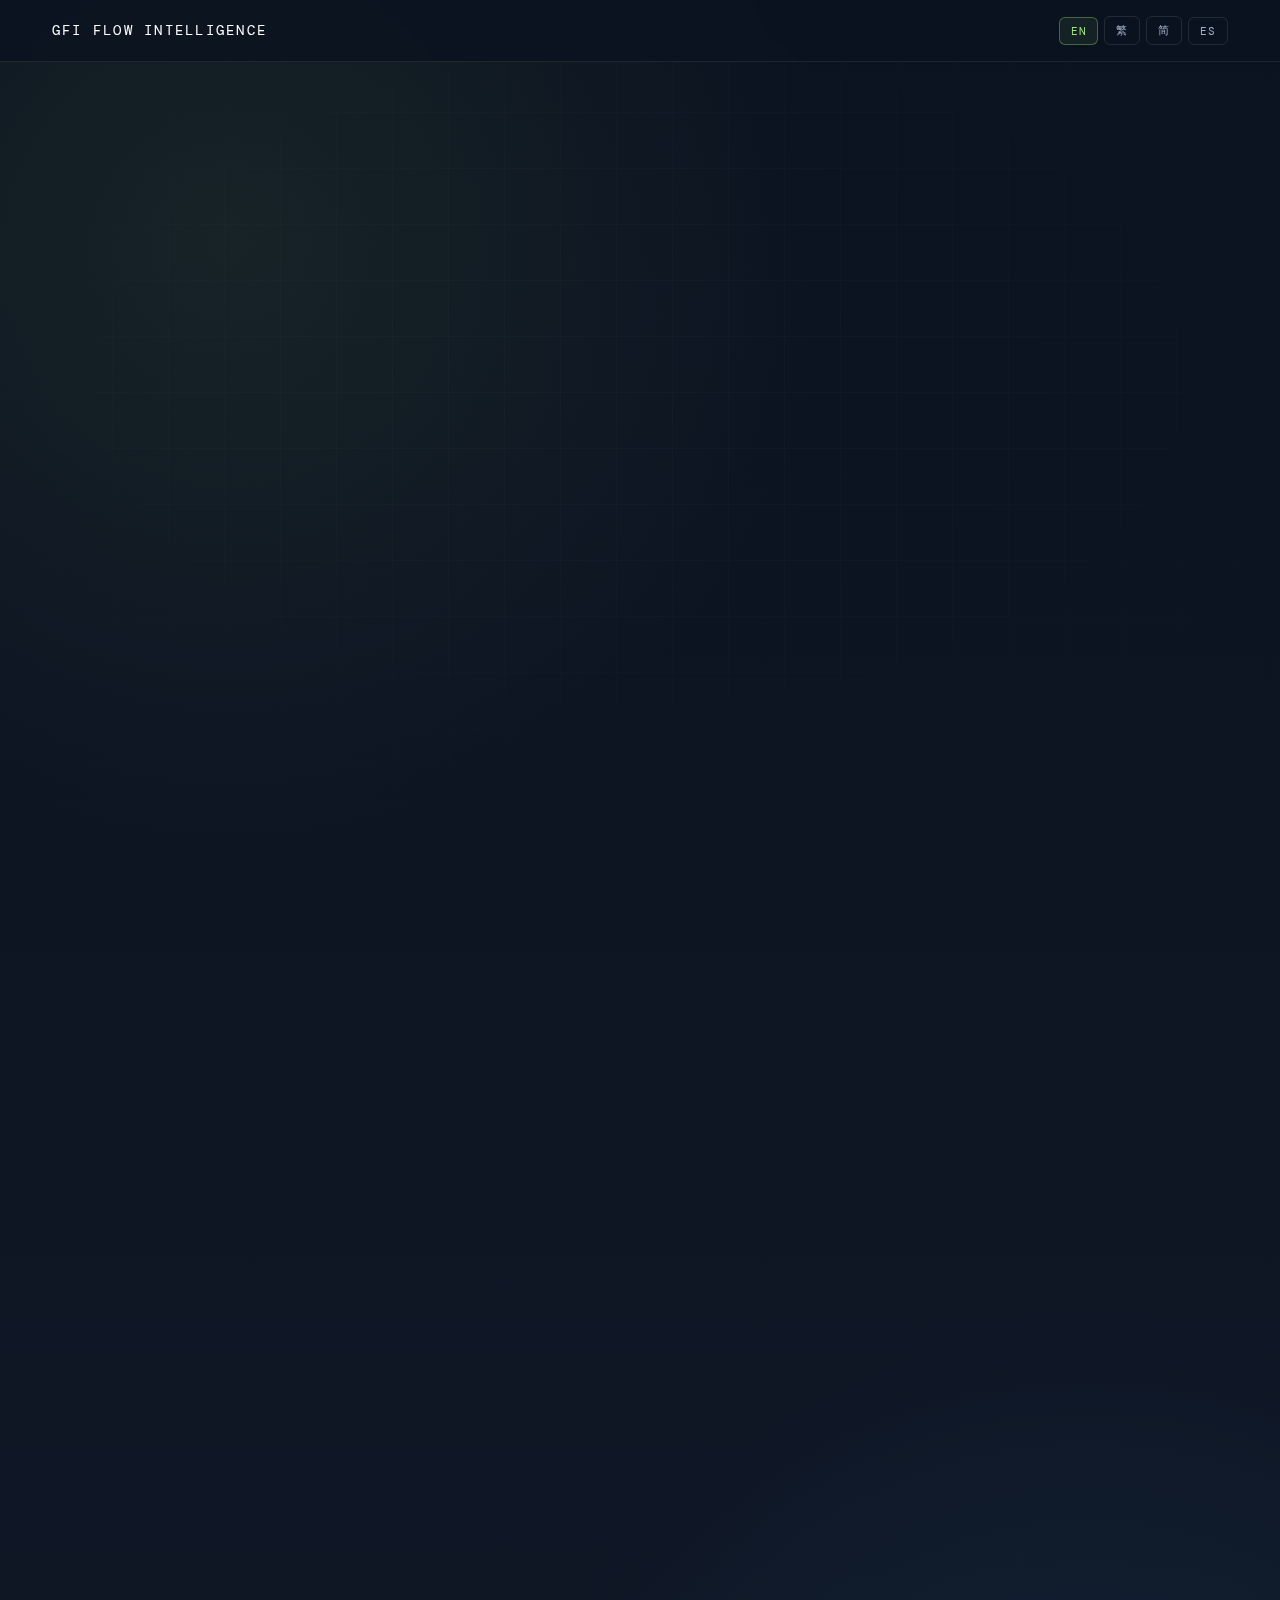
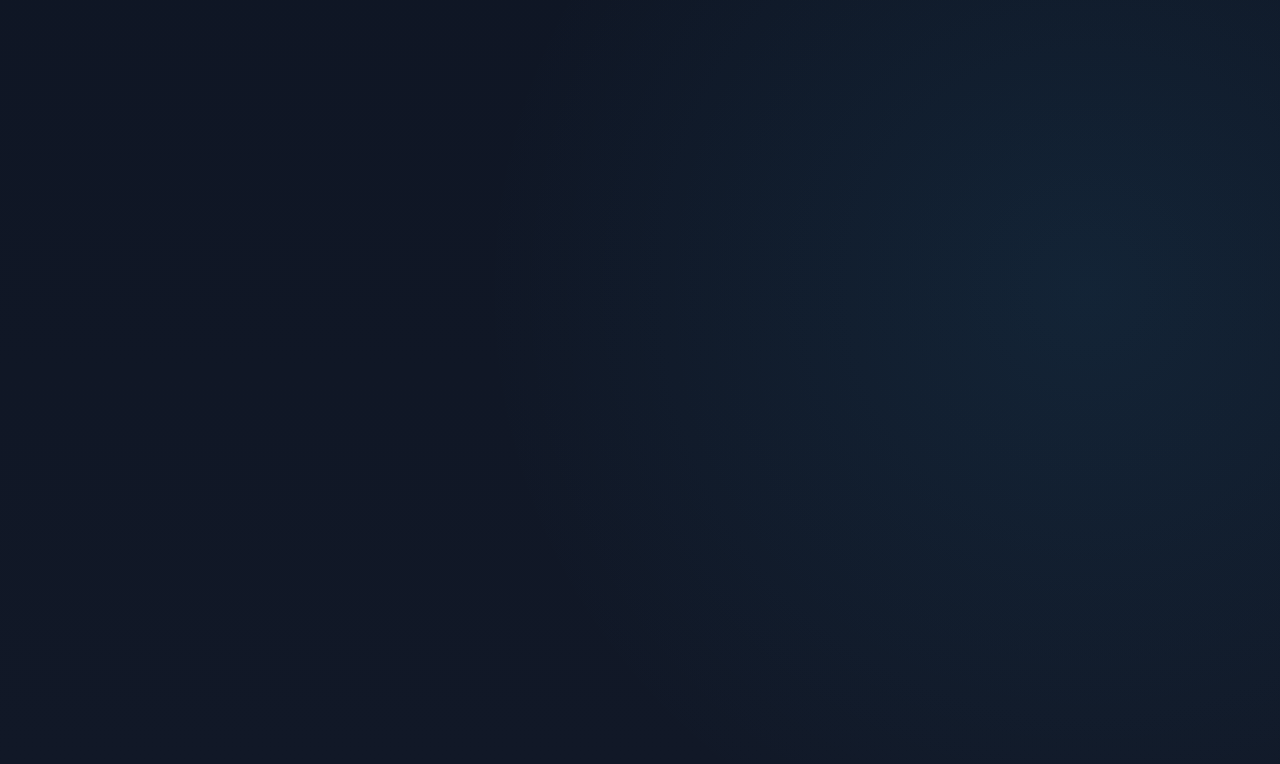
<file: index.html>
<!DOCTYPE html>
<html lang="en">
<head>
  <meta charset="UTF-8">
  <meta name="viewport" content="width=device-width, initial-scale=1.0">
  <meta name="description" content="GL Framework — a single metric for system delivery performance. No internal access required. Published on SSRN and PA Times.">
  <title>GFI Flow Intelligence</title>

  <link rel="preconnect" href="https://fonts.googleapis.com">
  <link rel="preconnect" href="https://fonts.gstatic.com" crossorigin>
  <link href="https://fonts.googleapis.com/css2?family=DM+Serif+Display:ital@0;1&family=DM+Mono:wght@400;500&family=DM+Sans:wght@300;400;500;700&display=swap" rel="stylesheet">

  <style>
    :root{
      --bg:#0b1220;
      --bg2:#111827;
      --border:rgba(255,255,255,.10);
      --text:#f8fbff;
      --muted:#c7d2e3;
      --sub:#9fb0c8;
      --green:#9FE870;
      --blue:#7DD3FC;
      --serif:'DM Serif Display',Georgia,serif;
      --mono:'DM Mono',monospace;
      --sans:'DM Sans',system-ui,sans-serif;
    }

    *,*::before,*::after{box-sizing:border-box;margin:0;padding:0}
    html{scroll-behavior:smooth;-webkit-text-size-adjust:100%}
    body{
      background:
        radial-gradient(circle at 18% 10%,rgba(159,232,112,.08),transparent 26%),
        radial-gradient(circle at 85% 80%,rgba(56,189,248,.08),transparent 28%),
        linear-gradient(180deg,var(--bg) 0%,var(--bg2) 100%);
      color:var(--text);
      font-family:var(--sans);
      font-size:15px;
      line-height:1.75;
      overflow-x:hidden;
      min-height:100vh;
    }

    .bg-grid{
      position:fixed;
      inset:0;
      background-image:
        linear-gradient(rgba(255,255,255,.018) 1px,transparent 1px),
        linear-gradient(90deg,rgba(255,255,255,.018) 1px,transparent 1px);
      background-size:56px 56px;
      mask-image:radial-gradient(ellipse 85% 72% at 50% 42%,black 18%,transparent 82%);
      pointer-events:none;
      z-index:0;
    }

    .lang-bar{
      position:fixed;
      top:0;left:0;right:0;
      z-index:100;
      height:62px;
      padding:0 clamp(18px,5vw,52px);
      display:flex;
      align-items:center;
      justify-content:space-between;
      background:rgba(11,18,32,.82);
      backdrop-filter:blur(14px);
      border-bottom:1px solid rgba(255,255,255,.08);
    }

    .logo{
      color:#fff;
      text-decoration:none;
      font-family:var(--mono);
      font-size:14px;
      letter-spacing:.16em;
      text-transform:uppercase;
    }

    .lang-grp{
      display:flex;
      gap:6px;
      align-items:center;
    }

    .lb-btn{
      font-family:var(--mono);
      font-size:11px;
      letter-spacing:.08em;
      padding:6px 11px;
      border:1px solid rgba(255,255,255,.10);
      border-radius:6px;
      background:none;
      color:var(--sub);
      cursor:pointer;
      transition:all .2s ease;
    }

    .lb-btn:hover{
      color:var(--text);
      border-color:rgba(255,255,255,.20);
      background:rgba(255,255,255,.03);
    }

    .lb-btn.on{
      color:var(--green);
      border-color:rgba(159,232,112,.35);
      background:rgba(159,232,112,.08);
    }

    .lb{display:none;position:relative;z-index:1}
    .lb.active{display:block}

    main{
      display:flex;
      flex-direction:column;
      align-items:center;
      justify-content:flex-start;
      padding:96px clamp(20px,5vw,60px) 64px;
    }

    .hero-wrap{
      width:100%;
      max-width:1120px;
      display:flex;
      flex-direction:column;
      align-items:center;
    }

    .gate-eyebrow{
      font-family:var(--mono);
      font-size:11px;
      letter-spacing:.22em;
      text-transform:uppercase;
      color:#AFC3DB;
      text-align:center;
      margin-bottom:18px;
      opacity:0;
      animation:up .55s .05s forwards;
    }

    .gate-title{
      font-family:var(--serif);
      font-size:clamp(24px,2.8vw,40px);
      line-height:1.18;
      letter-spacing:-.02em;
      text-align:center;
      max-width:760px;
      margin-bottom:16px;
      color:#FFFFFF;
      opacity:0;
      animation:up .55s .16s forwards;
    }

    .gate-title em{
      font-style:italic;
      font-family:var(--serif);
    }

    .hero-definition{
      max-width:620px;
      margin:0 auto 10px;
      text-align:center;
      font-size:16px;
      line-height:1.7;
      color:#C8D8EC;
      opacity:0;
      animation:up .55s .22s forwards;
    }

    .hero-no-risk{
      max-width:680px;
      margin:0 auto 12px;
      text-align:center;
      font-family:var(--mono);
      font-size:12px;
      letter-spacing:.06em;
      color:#7a90aa;
      opacity:0;
      animation:up .55s .28s forwards;
    }

    .hero-built-for{
      max-width:620px;
      margin:0 auto 26px;
      text-align:center;
      font-family:var(--mono);
      font-size:11px;
      letter-spacing:.12em;
      color:rgba(159,232,112,.68);
      opacity:0;
      animation:up .55s .32s forwards;
    }

    .research-strip{
      width:100%;
      max-width:760px;
      margin:0 auto 24px;
      display:flex;
      flex-wrap:wrap;
      justify-content:center;
      gap:12px;
      opacity:0;
      animation:up .58s .36s forwards;
    }

    .research-btn{
      display:inline-flex;
      align-items:center;
      gap:10px;
      padding:11px 18px;
      border-radius:10px;
      border:1px solid rgba(255,255,255,.12);
      background:linear-gradient(180deg,rgba(255,255,255,.04),rgba(255,255,255,.02));
      color:#F5FFE9;
      text-decoration:none;
      font-family:var(--mono);
      font-size:11px;
      letter-spacing:.08em;
      text-transform:uppercase;
      transition:transform .22s ease,border-color .22s ease,box-shadow .22s ease;
    }

    .research-btn:hover{
      transform:translateY(-2px);
      border-color:rgba(159,232,112,.30);
      box-shadow:0 10px 24px rgba(0,0,0,.22);
    }

    .free-bridge{
      width:100%;
      max-width:860px;
      margin:0 auto 24px;
      padding:26px 32px 24px;
      border:1px solid rgba(255,255,255,.10);
      border-radius:18px;
      background:linear-gradient(180deg,rgba(255,255,255,.05),rgba(255,255,255,.018));
      box-shadow:0 8px 24px rgba(0,0,0,.14);
      text-align:center;
      opacity:0;
      animation:up .58s .40s forwards;
    }

    .free-kicker{
      font-family:var(--mono);
      font-size:10px;
      letter-spacing:.18em;
      text-transform:uppercase;
      color:#7a90aa;
      margin-bottom:10px;
    }

    .free-line{
      font-size:17px;
      line-height:1.7;
      color:#D7E4F2;
      margin-bottom:10px;
    }

    .free-note{
      font-size:13px;
      color:#98abc2;
      line-height:1.7;
      margin-bottom:18px;
    }

    .free-actions{
      display:flex;
      gap:12px;
      justify-content:center;
      flex-wrap:wrap;
    }

    .btn-primary{
      display:inline-flex;
      align-items:center;
      gap:10px;
      padding:12px 22px;
      border-radius:10px;
      border:1px solid rgba(159,232,112,.28);
      background:linear-gradient(180deg,rgba(159,232,112,.14),rgba(159,232,112,.07));
      color:#EDFDE0;
      text-decoration:none;
      font-family:var(--mono);
      font-size:11px;
      letter-spacing:.10em;
      text-transform:uppercase;
      transition:transform .22s ease,border-color .22s ease,box-shadow .22s ease;
    }

    .btn-primary:hover{
      transform:translateY(-2px);
      border-color:rgba(159,232,112,.48);
      box-shadow:0 8px 22px rgba(0,0,0,.18);
    }

    .exec-bridge{
      width:100%;
      max-width:780px;
      margin:0 auto 34px;
      padding:24px 32px 22px;
      border:1px solid rgba(255,255,255,.10);
      border-radius:18px;
      background:linear-gradient(180deg,rgba(255,255,255,.042),rgba(255,255,255,.016));
      box-shadow:0 8px 24px rgba(0,0,0,.14);
      text-align:center;
      opacity:0;
      animation:up .58s .46s forwards;
    }

    .exec-kicker{
      font-family:var(--mono);
      font-size:10px;
      letter-spacing:.18em;
      text-transform:uppercase;
      color:#7a90aa;
      margin-bottom:12px;
    }

    .exec-mini{
      font-family:var(--mono);
      font-size:11px;
      color:#92a7bf;
      margin-bottom:10px;
    }

    .exec-line{
      font-size:16px;
      line-height:1.7;
      color:#D7E4F2;
      margin-bottom:18px;
    }

    .exec-cta{
      display:inline-flex;
      align-items:center;
      gap:10px;
      padding:12px 24px;
      border-radius:10px;
      border:1px solid rgba(159,232,112,.28);
      background:linear-gradient(180deg,rgba(159,232,112,.14),rgba(159,232,112,.07));
      color:#EDFDE0;
      text-decoration:none;
      font-family:var(--mono);
      font-size:11px;
      letter-spacing:.10em;
      text-transform:uppercase;
      transition:transform .22s ease,border-color .22s ease,box-shadow .22s ease;
    }

    .exec-cta:hover{
      transform:translateY(-2px);
      border-color:rgba(159,232,112,.48);
      box-shadow:0 8px 22px rgba(0,0,0,.18);
    }

    .gc-arrow{
      font-size:13px;
      transition:transform .22s ease;
      display:inline-block;
    }

    .exec-cta:hover .gc-arrow,
    .gate-card:hover .gc-arrow,
    .research-btn:hover .gc-arrow,
    .btn-primary:hover .gc-arrow{
      transform:translateX(4px);
    }

    .gate-cards{
      display:grid;
      grid-template-columns:1fr 1fr;
      gap:22px;
      width:100%;
      max-width:1000px;
      opacity:0;
      animation:up .6s .54s forwards;
    }

    .gate-card{
      position:relative;
      display:flex;
      flex-direction:column;
      min-height:300px;
      border-radius:20px;
      padding:28px 26px 24px;
      text-decoration:none;
      overflow:hidden;
      border:1px solid var(--border);
      box-shadow:0 12px 36px rgba(0,0,0,.20);
      transition:transform .28s ease,border-color .28s ease,box-shadow .28s ease;
    }

    .gate-card:hover{
      transform:translateY(-5px);
      box-shadow:0 16px 44px rgba(0,0,0,.28);
    }

    .gate-card.gov{
      background:
        radial-gradient(circle at top right,rgba(159,232,112,.11),transparent 34%),
        linear-gradient(180deg,rgba(159,232,112,.055),rgba(255,255,255,.012)),
        linear-gradient(180deg,#141F18 0%,#121B17 100%);
      border-color:rgba(159,232,112,.26);
    }

    .gate-card.priv{
      background:
        radial-gradient(circle at top right,rgba(125,211,252,.11),transparent 34%),
        linear-gradient(180deg,rgba(56,189,248,.055),rgba(255,255,255,.012)),
        linear-gradient(180deg,#131C2D 0%,#111827 100%);
      border-color:rgba(125,211,252,.24);
    }

    .gate-card.gov:hover{border-color:rgba(159,232,112,.48)}
    .gate-card.priv:hover{border-color:rgba(125,211,252,.44)}

    .gc-sector{
      font-family:var(--mono);
      font-size:10px;
      letter-spacing:.18em;
      text-transform:uppercase;
      margin-bottom:12px;
    }

    .gate-card.gov .gc-sector{color:var(--green)}
    .gate-card.priv .gc-sector{color:var(--blue)}

    .gc-title{
      font-family:var(--serif);
      font-size:clamp(20px,2vw,26px);
      line-height:1.2;
      margin-bottom:12px;
      max-width:380px;
    }

    .gate-card.gov .gc-title{color:#F0FFE8}
    .gate-card.priv .gc-title{color:#EAF5FF}

    .gc-desc{
      color:#b8cce0;
      font-size:14px;
      line-height:1.8;
      margin-bottom:16px;
      max-width:380px;
    }

    .gc-items{
      list-style:none;
      margin-bottom:18px;
    }

    .gc-items li{
      display:flex;
      gap:10px;
      align-items:flex-start;
      padding:7px 0;
      color:#D4E2F0;
      font-size:13px;
      line-height:1.7;
      border-bottom:1px solid rgba(255,255,255,.05);
    }

    .gc-items li::before{
      content:"→";
      font-family:var(--mono);
      font-size:11px;
      flex-shrink:0;
      margin-top:2px;
    }

    .gate-card.gov .gc-items li::before{color:var(--green)}
    .gate-card.priv .gc-items li::before{color:var(--blue)}

    .gc-cta{
      margin-top:auto;
      display:flex;
      align-items:center;
      gap:8px;
      font-family:var(--mono);
      font-size:11px;
      letter-spacing:.10em;
      text-transform:uppercase;
    }

    .gate-card.gov .gc-cta{color:var(--green)}
    .gate-card.priv .gc-cta{color:var(--blue)}

    /* ── Comparison Chart ── */
    .cmp-wrap{
      width:100%;
      max-width:1000px;
      margin:32px auto 0;
      opacity:0;
      animation:up .6s .58s forwards;
    }

    .cmp-label{
      font-family:var(--mono);
      font-size:10px;
      letter-spacing:.22em;
      text-transform:uppercase;
      color:#7a90aa;
      margin-bottom:14px;
      display:flex;
      align-items:center;
      gap:12px;
    }

    .cmp-label::after{
      content:'';
      flex:1;
      height:1px;
      background:rgba(255,255,255,.08);
    }

    .cmp-card{
      width:100%;
      background:rgba(255,255,255,.02);
      border:1px solid rgba(159,232,112,.15);
      border-radius:18px;
      padding:36px 40px;
      position:relative;
      overflow:hidden;
    }

    .cmp-card::before{
      content:'';
      position:absolute;
      top:0;left:0;right:0;
      height:2px;
      background:linear-gradient(90deg,#9FE870,transparent);
      border-radius:18px 18px 0 0;
    }

    .cmp-header{
      margin-bottom:32px;
    }

    .cmp-eyebrow{
      font-family:var(--mono);
      font-size:10px;
      letter-spacing:.2em;
      color:#9FE870;
      text-transform:uppercase;
      margin-bottom:12px;
    }

    .cmp-title{
      font-family:var(--serif);
      font-size:clamp(20px,2vw,28px);
      color:#ffffff;
      line-height:1.2;
      font-weight:400;
    }

    .cmp-title span{color:#9FE870}

    .cmp-table{width:100%}

    .cmp-thead{
      display:grid;
      grid-template-columns:160px 1fr 1fr 1fr;
      margin-bottom:4px;
    }

    .cmp-th{
      font-family:var(--mono);
      font-size:10px;
      letter-spacing:.15em;
      text-transform:uppercase;
      color:rgba(255,255,255,.30);
      padding:0 14px 10px 14px;
    }

    .cmp-th:first-child{padding-left:0}

    .cmp-row{
      display:grid;
      grid-template-columns:160px 1fr 1fr 1fr;
      border-top:1px solid rgba(255,255,255,.06);
      padding:16px 0;
    }

    .cmp-row:last-child{
      border-bottom:1px solid rgba(159,232,112,.18);
      border-top:1px solid rgba(159,232,112,.18);
      background:rgba(159,232,112,.03);
      margin:0 -40px;
      padding:16px 40px;
    }

    .cmp-cell{
      padding:0 14px;
      display:flex;
      flex-direction:column;
      justify-content:center;
    }

    .cmp-cell:first-child{padding-left:0}

    .cmp-tool{
      font-size:13px;
      font-weight:500;
      color:#ffffff;
    }

    .cmp-row:last-child .cmp-tool{
      color:#9FE870;
      font-size:14px;
    }

    .cmp-sub{
      font-size:11px;
      color:rgba(255,255,255,.28);
      margin-top:1px;
    }

    .cmp-text{
      font-size:12px;
      color:rgba(255,255,255,.45);
      line-height:1.5;
    }

    .cmp-row:last-child .cmp-text{color:rgba(255,255,255,.7)}

    .cmp-reality{
      font-family:var(--mono);
      font-size:11px;
      color:rgba(255,255,255,.22);
      line-height:1.5;
      letter-spacing:.02em;
    }

    .cmp-answer{
      font-family:var(--mono);
      font-size:11px;
      color:#9FE870;
      letter-spacing:.03em;
      line-height:1.5;
    }

    .cmp-answer::before{content:'→ '}

    .cmp-footer{
      margin-top:28px;
      padding-top:20px;
      border-top:1px solid rgba(255,255,255,.06);
      display:flex;
      align-items:baseline;
      justify-content:space-between;
      flex-wrap:wrap;
      gap:8px;
    }

    .cmp-footer-q{
      font-family:var(--serif);
      font-size:15px;
      color:rgba(255,255,255,.45);
      font-weight:400;
    }

    .cmp-footer-a{
      font-family:var(--serif);
      font-size:19px;
      color:#ffffff;
      font-weight:400;
    }

    .cmp-footer-a span{color:#9FE870}

    .cmp-brand{
      font-family:var(--mono);
      font-size:10px;
      color:rgba(159,232,112,.4);
      letter-spacing:.1em;
      white-space:nowrap;
    }

    @media(max-width:760px){
      .cmp-thead,.cmp-row{grid-template-columns:120px 1fr 1fr}
      .cmp-th:nth-child(3),.cmp-cell:nth-child(3){display:none}
      .cmp-card{padding:24px 20px}
      .cmp-row:last-child{margin:0 -20px;padding:16px 20px}
    }
    /* ── end Comparison Chart ── */

    .pa-strip{
      width:100%;
      max-width:1000px;
      margin:32px auto 0;
      opacity:0;
      animation:up .6s .60s forwards;
    }

    .pa-strip-label{
      font-family:var(--mono);
      font-size:10px;
      letter-spacing:.22em;
      text-transform:uppercase;
      color:#7a90aa;
      margin-bottom:14px;
      display:flex;
      align-items:center;
      gap:12px;
    }

    .pa-strip-label::after{
      content:'';
      flex:1;
      height:1px;
      background:rgba(255,255,255,.08);
    }

    .pa-articles{
      display:grid;
      grid-template-columns:1fr 1fr;
      gap:12px;
    }

    .pa-article{
      padding:16px 18px;
      border-radius:10px;
      border:1px solid rgba(255,255,255,.07);
      background:rgba(255,255,255,.025);
      text-decoration:none;
      transition:border-color .2s ease,background .2s ease;
    }

    .pa-article:hover{
      border-color:rgba(159,232,112,.25);
      background:rgba(159,232,112,.04);
    }

    .pa-date{
      font-family:var(--mono);
      font-size:10px;
      letter-spacing:.12em;
      color:#7a90aa;
      margin-bottom:6px;
    }

    .pa-title{
      font-size:13px;
      font-weight:500;
      color:#E8F0FA;
      line-height:1.4;
      margin-bottom:6px;
    }

    .pa-summary{
      font-size:12px;
      color:#7a90aa;
      line-height:1.6;
    }

    .coming-tag{
      font-family:var(--mono);
      font-size:9px;
      letter-spacing:.12em;
      text-transform:uppercase;
      color:#9FE870;
      background:rgba(159,232,112,.1);
      border:1px solid rgba(159,232,112,.2);
      padding:2px 8px;
      border-radius:4px;
    }

    .advance{
      font-family:var(--mono);
      font-size:10px;
      color:#9FE870;
      margin-top:8px;
    }

    .gate-footer{
      position:relative;
      z-index:1;
      text-align:center;
      padding:28px 20px 36px;
      color:#6a7e96;
      font-size:11px;
      font-family:var(--mono);
      letter-spacing:.05em;
    }

    .gate-footer a{
      color:#8faabe;
      text-decoration:none;
      transition:color .2s ease;
    }

    .gate-footer a:hover{color:#FFFFFF}

    @keyframes up{
      from{opacity:0;transform:translateY(14px)}
      to{opacity:1;transform:translateY(0)}
    }

    @media(max-width:860px){
      .gate-cards,
      .pa-articles{
        grid-template-columns:1fr;
        max-width:640px;
      }
      .gate-card{min-height:unset}
    }

    @media(max-width:640px){
      .lang-bar{padding:0 16px}
      main{padding:82px 18px 48px}
      .gate-title{font-size:clamp(20px,6.5vw,30px)}
      .free-bridge,.exec-bridge{padding:20px 16px;border-radius:14px}
      .exec-cta,.research-btn,.btn-primary{width:100%;justify-content:center}
      .free-actions{flex-direction:column}
      .gate-card{padding:22px 16px 18px;border-radius:16px}
    }
  </style>
</head>
<body>
<div class="bg-grid"></div>

<div class="lang-bar">
  <a href="index.html" class="logo">GFI Flow Intelligence</a>
  <div class="lang-grp">
    <button class="lb-btn on" data-lang="en" type="button">EN</button>
    <button class="lb-btn" data-lang="tw" type="button">繁</button>
    <button class="lb-btn" data-lang="cn" type="button">简</button>
    <button class="lb-btn" data-lang="es" type="button">ES</button>
  </div>
</div>

<!-- EN -->
<section class="lb active" data-lang="en">
  <main>
    <div class="hero-wrap">
      <div class="gate-eyebrow">GFI Flow Intelligence · Boston</div>
      <h1 class="gate-title">Other tools measure <em style="color:#7DD3FC;">what</em> happened.<br>GL measures how systems <em style="color:#9FE870;">actually deliver</em>.</h1>
      <p class="hero-definition">A single metric for system delivery performance.</p>
      <p class="hero-no-risk">No system access · No installation · Works with public or CSV data</p>
      <p class="hero-built-for">Published in PA Times &amp; SSRN</p>

      <div class="research-strip">
        <a href="https://papers.ssrn.com/sol3/papers.cfm?abstract_id=6178024" target="_blank" rel="noopener" class="research-btn">View SSRN Research <span class="gc-arrow">→</span></a>
        <a href="government.html#one-stop-video" class="research-btn">See Government One-Stop Example <span class="gc-arrow">→</span></a>
      </div>


      <!-- Comparison Chart -->
      <div class="cmp-wrap">
        <div class="cmp-label">GL Framework · Where It Fits</div>
        <div class="cmp-card">
          <div class="cmp-header">
            <div class="cmp-eyebrow">GL Framework · Decision Diagnostic</div>
            <div class="cmp-title">What Most Teams Use —<br>And What Still <span>Doesn’t Work.</span></div>
          </div>
          <div class="cmp-table">
            <div class="cmp-thead">
              <div class="cmp-th"></div><div class="cmp-th">Focuses On</div><div class="cmp-th">Produces</div><div class="cmp-th">Reality</div>
            </div>
            <div class="cmp-row"><div class="cmp-cell"><span class="cmp-tool">AI Tools</span></div><div class="cmp-cell"><span class="cmp-text">Capability, automation</span></div><div class="cmp-cell"><span class="cmp-text">Outputs, predictions</span></div><div class="cmp-cell"><span class="cmp-reality">Automation scales — but where the system breaks remains unclear</span></div></div>
            <div class="cmp-row"><div class="cmp-cell"><span class="cmp-tool">Dashboards</span></div><div class="cmp-cell"><span class="cmp-text">Visibility, metrics</span></div><div class="cmp-cell"><span class="cmp-text">Reports, trends</span></div><div class="cmp-cell"><span class="cmp-reality">Activity is visible — but it does not translate into action</span></div></div>
            <div class="cmp-row"><div class="cmp-cell"><span class="cmp-tool">Process Methods</span><span class="cmp-sub">Lean · Six Sigma</span></div><div class="cmp-cell"><span class="cmp-text">Optimization, efficiency</span></div><div class="cmp-cell"><span class="cmp-text">Improvements in parts</span></div><div class="cmp-cell"><span class="cmp-reality">Parts improve — but the system continues to fail</span></div></div>
            <div class="cmp-row"><div class="cmp-cell"><span class="cmp-tool">GL Framework</span></div><div class="cmp-cell"><span class="cmp-text">System behavior &amp; breakdown</span></div><div class="cmp-cell"><span class="cmp-text">Decision-ready diagnostic</span></div><div class="cmp-cell"><span class="cmp-answer">Defines where intervention actually changes outcomes</span></div></div>
          </div>
          <div class="cmp-footer"><div><div class="cmp-footer-q">We don’t lack tools.</div><div class="cmp-footer-a">We lack clarity on <span>where to act.</span></div></div><div class="cmp-brand">gfiintel.com</div></div>
        </div>
      </div>
      <div class="free-bridge">
        <div class="free-kicker">Free First Step</div>
        <div class="free-line">See what a GL diagnostic looks like before paying.</div>
        <div class="free-note">Offer a sample report download or preview here. This is the trust-building step for cold traffic.</div>
        <div class="free-actions">
          <a href="sample-diagnostic.pdf" class="btn-primary">Download Sample Diagnostic <span class="gc-arrow">→</span></a>
          <a href="/cdn-cgi/l/email-protection#d5b2b3bc95b2b3bcbcbba1b0b9fbb6bab8eaa6a0b7bfb0b6a1e886b4b8a5b9b0f0e7e591bcb4b2bbbaa6a1bcb6f0e7e587b0a4a0b0a6a1" class="research-btn">Request by Email <span class="gc-arrow">→</span></a>
        </div>
      </div>

      <div class="exec-bridge">
        <div class="exec-kicker">Entry Diagnostic</div>
        <div class="exec-mini">1-page GL diagnostic · No internal system access required</div>
        <div class="exec-line">Bring one workflow, program, or service path. Get a number you can put on the table.</div>
        <a href="https://buy.stripe.com/cNidRb1OqazS7fL1jF3VC04" class="exec-cta" target="_blank" rel="noopener">Start for $299 <span class="gc-arrow">→</span></a>
      </div>

      <div class="gate-cards">
        <a href="government.html" class="gate-card gov">
          <div class="gc-sector">Public Sector</div>
          <div class="gc-title">Government &amp; Public Administration</div>
          <div class="gc-desc">Independent structural diagnosis of administrative systems and delivery friction.</div>
          <ul class="gc-items">
            <li>Structural efficiency of administrative systems</li>
            <li>Cross-jurisdiction comparison</li>
            <li>Public audit dataset analysis</li>
          </ul>
          <div class="gc-cta">Enter <span class="gc-arrow">→</span></div>
        </a>
        <a href="enterprise.html" class="gate-card priv">
          <div class="gc-sector">Private Sector</div>
          <div class="gc-title">Enterprise &amp; Capital Efficiency</div>
          <div class="gc-desc">Verify whether transformation improves capital velocity or multiplies friction.</div>
          <ul class="gc-items">
            <li>Measure operational drag after automation</li>
            <li>Detect hidden rework loops</li>
            <li>Compare efficiency before and after change</li>
          </ul>
          <div class="gc-cta">Enter <span class="gc-arrow">→</span></div>
        </a>
      </div>
      <!-- end Comparison Chart -->

      <div class="pa-strip">
        <div class="pa-strip-label">Featured in PA Times · American Society for Public Administration</div>
        <div class="pa-articles">
          <a href="https://patimes.org/the-denominator-problem-how-administrative-friction-derails-policy/" target="_blank" rel="noopener" class="pa-article">
            <div class="pa-date">Mar 13, 2026</div>
            <div class="pa-title">The Denominator Problem</div>
            <div class="pa-summary">Why policy failures stem from broken delivery design, not insufficient funding.</div>
          </a>
          <a href="https://patimes.org/proportional-sequencing-in-long-term-care-a-process-design-approach-for-u-s-hcbs/" target="_blank" rel="noopener" class="pa-article">
            <div class="pa-date">Apr 3, 2026</div>
            <div class="pa-title">Proportional Sequencing in Long-Term Care</div>
            <div class="pa-summary">How reordering safeguards reduces access delays in HCBS programs without removing oversight.</div>
          </a>
          <div class="pa-article" style="cursor:default;opacity:.78;">
            <div style="display:flex;justify-content:space-between;align-items:center;margin-bottom:6px;">
              <div class="pa-date">Apr 24, 2026</div>
              <span class="coming-tag">Coming Soon</span>
            </div>
            <div class="pa-title">What Global Benefit Systems Reveal About Policy Delivery</div>
            <div class="pa-summary">Rwanda, Estonia, Singapore, and Canada show that delivery design determines outcomes as much as policy design.</div>
            <div class="advance">Advance review → <a href="/cdn-cgi/l/email-protection" class="__cf_email__" data-cfemail="b8c8d1d6dff8dfded1d1d6ccddd496dbd7d5">[email&#160;protected]</a></div>
          </div>
          <div class="pa-article" style="cursor:default;opacity:.78;">
            <div style="display:flex;justify-content:space-between;align-items:center;margin-bottom:6px;">
              <div class="pa-date">May 22, 2026</div>
              <span class="coming-tag">Coming Soon</span>
            </div>
            <div class="pa-title">What One-Stop Service Reveals About the Delivery Problem</div>
            <div class="pa-summary">Coordination burden should sit with systems, not citizens.</div>
            <div class="advance">Advance review → <a href="/cdn-cgi/l/email-protection" class="__cf_email__" data-cfemail="087861666f486f6e6161667c6d64266b6765">[email&#160;protected]</a></div>
          </div>
        </div>
      </div>
    </div>
  </main>
</section>

<!-- 繁 -->
<section class="lb" data-lang="tw">
  <main>
    <div class="hero-wrap">
      <div class="gate-eyebrow">GFI Flow Intelligence · 波士頓</div>
      <div class="gate-title">其他工具測量<em style="color:#7DD3FC;">發生了什麼</em>。<br>GL 測量系統<em style="color:#9FE870;">實際的交付效能</em>。</div>
      <p class="hero-definition">單一指標，衡量系統交付效能。</p>
      <p class="hero-no-risk">無需系統存取 · 無需安裝 · 使用公開或 CSV 數據</p>
      <p class="hero-built-for">發表於 PA Times 與 SSRN</p>

      <div class="research-strip">
        <a href="https://papers.ssrn.com/sol3/papers.cfm?abstract_id=6178024" target="_blank" rel="noopener" class="research-btn">查看 SSRN 研究 <span class="gc-arrow">→</span></a>
        <a href="government.html#one-stop-video" class="research-btn">查看政府一站式案例 <span class="gc-arrow">→</span></a>
      </div>


      <!-- Comparison Chart -->
      <div class="cmp-wrap">
        <div class="cmp-label">GL Framework · 定位</div>
        <div class="cmp-card">
          <div class="cmp-header">
            <div class="cmp-eyebrow">GL Framework · 決策診斷</div>
            <div class="cmp-title">多數團隊使用的工具——<br>以及為何<span>仍然不夠。</span></div>
          </div>
          <div class="cmp-table">
            <div class="cmp-thead">
              <div class="cmp-th"></div><div class="cmp-th">聚焦於</div><div class="cmp-th">產出</div><div class="cmp-th">現實</div>
            </div>
            <div class="cmp-row"><div class="cmp-cell"><span class="cmp-tool">AI Tools</span></div><div class="cmp-cell"><span class="cmp-text">能力、自動化</span></div><div class="cmp-cell"><span class="cmp-text">輸出、預測</span></div><div class="cmp-cell"><span class="cmp-reality">自動化在擴展——但系統在哪裡失效仍不明確</span></div></div>
            <div class="cmp-row"><div class="cmp-cell"><span class="cmp-tool">Dashboards</span></div><div class="cmp-cell"><span class="cmp-text">可見性、指標</span></div><div class="cmp-cell"><span class="cmp-text">報告、趨勢</span></div><div class="cmp-cell"><span class="cmp-reality">活動是可見的——但無法轉化為行動</span></div></div>
            <div class="cmp-row"><div class="cmp-cell"><span class="cmp-tool">Process Methods</span><span class="cmp-sub">Lean · Six Sigma</span></div><div class="cmp-cell"><span class="cmp-text">優化、效率</span></div><div class="cmp-cell"><span class="cmp-text">局部改善</span></div><div class="cmp-cell"><span class="cmp-reality">局部改善——但系統持續失效</span></div></div>
            <div class="cmp-row"><div class="cmp-cell"><span class="cmp-tool">GL Framework</span></div><div class="cmp-cell"><span class="cmp-text">系統行為與失效點</span></div><div class="cmp-cell"><span class="cmp-text">可決策的診斷報告</span></div><div class="cmp-cell"><span class="cmp-answer">定義介入在哪裡真正改變結果</span></div></div>
          </div>
          <div class="cmp-footer"><div><div class="cmp-footer-q">我們不缺工具。</div><div class="cmp-footer-a">我們缺的是<span>該在哪裡行動的判斷。</span></div></div><div class="cmp-brand">gfiintel.com</div></div>
        </div>
      </div>
      <div class="free-bridge">
        <div class="free-kicker">免費入口</div>
        <div class="free-line">先看 GL 診斷長什麼樣，再決定是否付費。</div>
        <div class="free-note">這裡放樣本診斷報告下載或預覽。冷流量先建立信任，再進入付費。</div>
        <div class="free-actions">
          <a href="sample-diagnostic.pdf" class="btn-primary">下載樣本診斷 <span class="gc-arrow">→</span></a>
          <a href="/cdn-cgi/l/email-protection#cfa8a9a68fa8a9a6a6a1bbaaa3e1aca0a2f0bcbaada5aaacbbf29caea2bfa3aaeafdff8ba6aea8a1a0bcbba6aceafdff9daabebaaabcbb" class="research-btn">Email 索取 <span class="gc-arrow">→</span></a>
        </div>
      </div>

      <div class="exec-bridge">
        <div class="exec-kicker">入門診斷</div>
        <div class="exec-mini">1頁 GL 診斷 · 不需內部系統存取</div>
        <div class="exec-line">帶一條流程、一個方案或一段服務路徑進來。拿走一個可以放上桌的數字。</div>
        <a href="https://buy.stripe.com/cNidRb1OqazS7fL1jF3VC04" class="exec-cta" target="_blank" rel="noopener">$299 開始 <span class="gc-arrow">→</span></a>
      </div>

      <div class="gate-cards">
        <a href="government.html" class="gate-card gov">
          <div class="gc-sector">公部門</div>
          <div class="gc-title">政府與公共行政</div>
          <div class="gc-desc">對行政系統與政策交付摩擦進行獨立結構診斷。</div>
          <ul class="gc-items">
            <li>行政系統的結構效率測量</li>
            <li>跨司法轄區比較</li>
            <li>公開審計資料分析</li>
          </ul>
          <div class="gc-cta">進入 <span class="gc-arrow">→</span></div>
        </a>
        <a href="enterprise.html" class="gate-card priv">
          <div class="gc-sector">民間企業</div>
          <div class="gc-title">企業與資本效率</div>
          <div class="gc-desc">驗證轉型究竟提升資本速度，還是放大制度摩擦。</div>
          <ul class="gc-items">
            <li>衡量自動化後的營運拖累</li>
            <li>找出隱藏返工迴圈</li>
            <li>比較變革前後效率差值</li>
          </ul>
          <div class="gc-cta">進入 <span class="gc-arrow">→</span></div>
        </a>
      </div>

      <div class="pa-strip">
        <div class="pa-strip-label">刊登於 PA Times · 美國公共行政學會</div>
        <div class="pa-articles">
          <a href="https://patimes.org/the-denominator-problem-how-administrative-friction-derails-policy/" target="_blank" rel="noopener" class="pa-article">
            <div class="pa-date">2026年3月13日</div>
            <div class="pa-title">分母問題</div>
            <div class="pa-summary">政策失敗源於交付系統設計失效，而非資源不足。</div>
          </a>
          <a href="https://patimes.org/proportional-sequencing-in-long-term-care-a-process-design-approach-for-u-s-hcbs/" target="_blank" rel="noopener" class="pa-article">
            <div class="pa-date">2026年4月3日</div>
            <div class="pa-title">長期照護中的比例排序</div>
            <div class="pa-summary">在不移除審查機制的前提下重新排序，可減少 HCBS 計畫的入系延誤。</div>
          </a>
          <div class="pa-article" style="cursor:default;opacity:.78;">
            <div style="display:flex;justify-content:space-between;align-items:center;margin-bottom:6px;">
              <div class="pa-date">2026年4月24日</div>
              <span class="coming-tag">即將刊出</span>
            </div>
            <div class="pa-title">國際福利系統對政策交付的啟示</div>
            <div class="pa-summary">盧安達、愛沙尼亞、新加坡、加拿大顯示：交付設計與政策設計同等重要。</div>
            <div class="advance">提前閱讀 → <a href="/cdn-cgi/l/email-protection" class="__cf_email__" data-cfemail="a4d4cdcac3e4c3c2cdcdcad0c1c88ac7cbc9">[email&#160;protected]</a></div>
          </div>
          <div class="pa-article" style="cursor:default;opacity:.78;">
            <div style="display:flex;justify-content:space-between;align-items:center;margin-bottom:6px;">
              <div class="pa-date">2026年5月22日</div>
              <span class="coming-tag">即將刊出</span>
            </div>
            <div class="pa-title">一站式服務揭示的交付問題</div>
            <div class="pa-summary">協調負擔應由系統承擔，而非公民。</div>
            <div class="advance">提前閱讀 → <a href="/cdn-cgi/l/email-protection" class="__cf_email__" data-cfemail="abdbc2c5ccebcccdc2c2c5dfcec785c8c4c6">[email&#160;protected]</a></div>
          </div>
        </div>
      </div>
    </div>
  </main>
</section>

<!-- 简 -->
<section class="lb" data-lang="cn">
  <main>
    <div class="hero-wrap">
      <div class="gate-eyebrow">GFI Flow Intelligence · 波士顿</div>
      <div class="gate-title">其他工具测量<em style="color:#7DD3FC;">发生了什么</em>。<br>GL 测量系统<em style="color:#9FE870;">实际的交付效能</em>。</div>
      <p class="hero-definition">单一指标，衡量系统交付效能。</p>
      <p class="hero-no-risk">无需系统访问 · 无需安装 · 使用公开或 CSV 数据</p>
      <p class="hero-built-for">发表于 PA Times 与 SSRN</p>

      <div class="research-strip">
        <a href="https://papers.ssrn.com/sol3/papers.cfm?abstract_id=6178024" target="_blank" rel="noopener" class="research-btn">查看 SSRN 研究 <span class="gc-arrow">→</span></a>
        <a href="government.html#one-stop-video" class="research-btn">查看政府一站式案例 <span class="gc-arrow">→</span></a>
      </div>


      <!-- Comparison Chart -->
      <div class="cmp-wrap">
        <div class="cmp-label">GL Framework · 定位</div>
        <div class="cmp-card">
          <div class="cmp-header">
            <div class="cmp-eyebrow">GL Framework · 决策诊断</div>
            <div class="cmp-title">多数团队使用的工具——<br>以及为何<span>仍然不够。</span></div>
          </div>
          <div class="cmp-table">
            <div class="cmp-thead">
              <div class="cmp-th"></div><div class="cmp-th">聚焦于</div><div class="cmp-th">产出</div><div class="cmp-th">现实</div>
            </div>
            <div class="cmp-row"><div class="cmp-cell"><span class="cmp-tool">AI Tools</span></div><div class="cmp-cell"><span class="cmp-text">能力、自动化</span></div><div class="cmp-cell"><span class="cmp-text">输出、预测</span></div><div class="cmp-cell"><span class="cmp-reality">自动化在扩展——但系统在哪里失效仍不明确</span></div></div>
            <div class="cmp-row"><div class="cmp-cell"><span class="cmp-tool">Dashboards</span></div><div class="cmp-cell"><span class="cmp-text">可见性、指标</span></div><div class="cmp-cell"><span class="cmp-text">报告、趋势</span></div><div class="cmp-cell"><span class="cmp-reality">活动是可见的——但无法转化为行动</span></div></div>
            <div class="cmp-row"><div class="cmp-cell"><span class="cmp-tool">Process Methods</span><span class="cmp-sub">Lean · Six Sigma</span></div><div class="cmp-cell"><span class="cmp-text">优化、效率</span></div><div class="cmp-cell"><span class="cmp-text">局部改善</span></div><div class="cmp-cell"><span class="cmp-reality">局部改善——但系统持续失效</span></div></div>
            <div class="cmp-row"><div class="cmp-cell"><span class="cmp-tool">GL Framework</span></div><div class="cmp-cell"><span class="cmp-text">系统行为与失效点</span></div><div class="cmp-cell"><span class="cmp-text">可决策的诊断报告</span></div><div class="cmp-cell"><span class="cmp-answer">定义介入在哪里真正改变结果</span></div></div>
          </div>
          <div class="cmp-footer"><div><div class="cmp-footer-q">我们不缺工具。</div><div class="cmp-footer-a">我们缺的是<span>该在哪里行动的判断。</span></div></div><div class="cmp-brand">gfiintel.com</div></div>
        </div>
      </div>
      <div class="free-bridge">
        <div class="free-kicker">免费入口</div>
        <div class="free-line">先看 GL 诊断长什么样，再决定是否付费。</div>
        <div class="free-note">这里放样本诊断报告下载或预览。冷流量先建立信任，再进入付费。</div>
        <div class="free-actions">
          <a href="sample-diagnostic.pdf" class="btn-primary">下载样本诊断 <span class="gc-arrow">→</span></a>
          <a href="/cdn-cgi/l/email-protection#e1868788a1868788888f95848dcf828e8cde9294838b848295dcb2808c918d84c4d3d1a58880868f8e92958882c4d3d1b3849094849295" class="research-btn">Email 索取 <span class="gc-arrow">→</span></a>
        </div>
      </div>

      <div class="exec-bridge">
        <div class="exec-kicker">入门诊断</div>
        <div class="exec-mini">1页 GL 诊断 · 无需内部系统访问</div>
        <div class="exec-line">带一条流程、一个项目或一段服务路径进来。拿走一个可以放上桌的数字。</div>
        <a href="https://buy.stripe.com/cNidRb1OqazS7fL1jF3VC04" class="exec-cta" target="_blank" rel="noopener">$299 开始 <span class="gc-arrow">→</span></a>
      </div>

      <div class="gate-cards">
        <a href="government.html" class="gate-card gov">
          <div class="gc-sector">公共部门</div>
          <div class="gc-title">政府与公共行政</div>
          <div class="gc-desc">对行政系统与政策交付摩擦进行独立结构诊断。</div>
          <ul class="gc-items">
            <li>行政系统的结构效率测量</li>
            <li>跨司法辖区比较</li>
            <li>公开审计资料分析</li>
          </ul>
          <div class="gc-cta">进入 <span class="gc-arrow">→</span></div>
        </a>
        <a href="enterprise.html" class="gate-card priv">
          <div class="gc-sector">民间企业</div>
          <div class="gc-title">企业与资本效率</div>
          <div class="gc-desc">验证转型究竟提升资本速度，还是放大制度摩擦。</div>
          <ul class="gc-items">
            <li>衡量自动化后的运营拖累</li>
            <li>找出隐藏返工循环</li>
            <li>比较变革前后效率差值</li>
          </ul>
          <div class="gc-cta">进入 <span class="gc-arrow">→</span></div>
        </a>
      </div>

      <div class="pa-strip">
        <div class="pa-strip-label">刊登于 PA Times · 美国公共行政学会</div>
        <div class="pa-articles">
          <a href="https://patimes.org/the-denominator-problem-how-administrative-friction-derails-policy/" target="_blank" rel="noopener" class="pa-article">
            <div class="pa-date">2026年3月13日</div>
            <div class="pa-title">分母问题</div>
            <div class="pa-summary">政策失败源于交付系统设计失效，而非资源不足。</div>
          </a>
          <a href="https://patimes.org/proportional-sequencing-in-long-term-care-a-process-design-approach-for-u-s-hcbs/" target="_blank" rel="noopener" class="pa-article">
            <div class="pa-date">2026年4月3日</div>
            <div class="pa-title">长期照护中的比例排序</div>
            <div class="pa-summary">在不移除审查机制的前提下重新排序，可减少 HCBS 计划的入系延误。</div>
          </a>
          <div class="pa-article" style="cursor:default;opacity:.78;">
            <div style="display:flex;justify-content:space-between;align-items:center;margin-bottom:6px;">
              <div class="pa-date">2026年4月24日</div>
              <span class="coming-tag">即将刊出</span>
            </div>
            <div class="pa-title">国际福利系统对政策交付的启示</div>
            <div class="pa-summary">卢安达、爱沙尼亚、新加坡、加拿大显示：交付设计与政策设计同等重要。</div>
            <div class="advance">提前阅读 → <a href="/cdn-cgi/l/email-protection" class="__cf_email__" data-cfemail="66160f08012601000f0f0812030a4805090b">[email&#160;protected]</a></div>
          </div>
          <div class="pa-article" style="cursor:default;opacity:.78;">
            <div style="display:flex;justify-content:space-between;align-items:center;margin-bottom:6px;">
              <div class="pa-date">2026年5月22日</div>
              <span class="coming-tag">即将刊出</span>
            </div>
            <div class="pa-title">一站式服务揭示的交付问题</div>
            <div class="pa-summary">协调负担应由系统承担，而非公民。</div>
            <div class="advance">提前阅读 → <a href="/cdn-cgi/l/email-protection" class="__cf_email__" data-cfemail="f7879e9990b790919e9e9983929bd994989a">[email&#160;protected]</a></div>
          </div>
        </div>
      </div>
    </div>
  </main>
</section>

<!-- ES -->
<section class="lb" data-lang="es">
  <main>
    <div class="hero-wrap">
      <div class="gate-eyebrow">GFI Flow Intelligence · Boston</div>
      <div class="gate-title">Otras herramientas miden <em style="color:#7DD3FC;">qué</em> ocurrió.<br>GL mide cómo los sistemas <em style="color:#9FE870;">realmente entregan</em>.</div>
      <p class="hero-definition">Una métrica única para el rendimiento de entrega del sistema.</p>
      <p class="hero-no-risk">Sin acceso a sistemas · Sin instalación · Funciona con datos públicos o CSV</p>
      <p class="hero-built-for">Publicado en PA Times y SSRN</p>

      <div class="research-strip">
        <a href="https://papers.ssrn.com/sol3/papers.cfm?abstract_id=6178024" target="_blank" rel="noopener" class="research-btn">Ver investigación en SSRN <span class="gc-arrow">→</span></a>
        <a href="government.html#one-stop-video" class="research-btn">Ver ejemplo de ventanilla única <span class="gc-arrow">→</span></a>
      </div>


      <!-- Comparison Chart -->
      <div class="cmp-wrap">
        <div class="cmp-label">GL Framework · Posicionamiento</div>
        <div class="cmp-card">
          <div class="cmp-header">
            <div class="cmp-eyebrow">GL Framework · Diagnóstico de decisión</div>
            <div class="cmp-title">Lo que usan la mayoría de equipos —<br>Y por qué <span>sigue sin funcionar.</span></div>
          </div>
          <div class="cmp-table">
            <div class="cmp-thead">
              <div class="cmp-th"></div><div class="cmp-th">Se enfoca en</div><div class="cmp-th">Produce</div><div class="cmp-th">Realidad</div>
            </div>
            <div class="cmp-row"><div class="cmp-cell"><span class="cmp-tool">AI Tools</span></div><div class="cmp-cell"><span class="cmp-text">Capacidad, automatización</span></div><div class="cmp-cell"><span class="cmp-text">Resultados, predicciones</span></div><div class="cmp-cell"><span class="cmp-reality">La automatización escala — pero dónde falla el sistema sigue sin estar claro</span></div></div>
            <div class="cmp-row"><div class="cmp-cell"><span class="cmp-tool">Dashboards</span></div><div class="cmp-cell"><span class="cmp-text">Visibilidad, métricas</span></div><div class="cmp-cell"><span class="cmp-text">Informes, tendencias</span></div><div class="cmp-cell"><span class="cmp-reality">La actividad es visible — pero no se traduce en acción</span></div></div>
            <div class="cmp-row"><div class="cmp-cell"><span class="cmp-tool">Process Methods</span><span class="cmp-sub">Lean · Six Sigma</span></div><div class="cmp-cell"><span class="cmp-text">Optimización, eficiencia</span></div><div class="cmp-cell"><span class="cmp-text">Mejoras parciales</span></div><div class="cmp-cell"><span class="cmp-reality">Las partes mejoran — pero el sistema sigue fallando</span></div></div>
            <div class="cmp-row"><div class="cmp-cell"><span class="cmp-tool">GL Framework</span></div><div class="cmp-cell"><span class="cmp-text">Comportamiento del sistema y puntos de quiebre</span></div><div class="cmp-cell"><span class="cmp-text">Diagnóstico listo para decisiones</span></div><div class="cmp-cell"><span class="cmp-answer">Define dónde la intervención realmente cambia los resultados</span></div></div>
          </div>
          <div class="cmp-footer"><div><div class="cmp-footer-q">No nos faltan herramientas.</div><div class="cmp-footer-a">Nos falta claridad sobre <span>dónde actuar.</span></div></div><div class="cmp-brand">gfiintel.com</div></div>
        </div>
      </div>
      <div class="free-bridge">
        <div class="free-kicker">Primer paso gratuito</div>
        <div class="free-line">Vea cómo luce un diagnóstico GL antes de pagar.</div>
        <div class="free-note">Coloque aquí una descarga o vista previa del informe de muestra.</div>
        <div class="free-actions">
          <a href="sample-diagnostic.pdf" class="btn-primary">Descargar diagnóstico de muestra <span class="gc-arrow">→</span></a>
          <a href="/cdn-cgi/l/email-protection#6007060920070609090e14050c4e030f0d5f1315020a0503145d33010d100c05455250240901070e0f1314090345525032051115051314" class="research-btn">Solicitar por email <span class="gc-arrow">→</span></a>
        </div>
      </div>

      <div class="exec-bridge">
        <div class="exec-kicker">Diagnóstico de entrada</div>
        <div class="exec-mini">Diagnóstico GL de 1 página · Sin acceso interno al sistema</div>
        <div class="exec-line">Traiga un flujo, un programa o una ruta de servicio. Llévese un número que pueda poner sobre la mesa.</div>
        <a href="https://buy.stripe.com/cNidRb1OqazS7fL1jF3VC04" class="exec-cta" target="_blank" rel="noopener">Comenzar por $299 <span class="gc-arrow">→</span></a>
      </div>

      <div class="gate-cards">
        <a href="government.html" class="gate-card gov">
          <div class="gc-sector">Sector Público</div>
          <div class="gc-title">Gobierno y Administración Pública</div>
          <div class="gc-desc">Diagnóstico estructural independiente de sistemas administrativos y fricción en la entrega.</div>
          <ul class="gc-items">
            <li>Eficiencia estructural de sistemas administrativos</li>
            <li>Comparación entre jurisdicciones</li>
            <li>Análisis de datos de auditoría pública</li>
          </ul>
          <div class="gc-cta">Ingresar <span class="gc-arrow">→</span></div>
        </a>
        <a href="enterprise.html" class="gate-card priv">
          <div class="gc-sector">Sector Privado</div>
          <div class="gc-title">Empresa &amp; Eficiencia de Capital</div>
          <div class="gc-desc">Verifique si la transformación mejora la velocidad del capital o multiplica la fricción.</div>
          <ul class="gc-items">
            <li>Medir la carga operativa tras la automatización</li>
            <li>Detectar ciclos ocultos de retrabajo</li>
            <li>Comparar eficiencia antes y después del cambio</li>
          </ul>
          <div class="gc-cta">Ingresar <span class="gc-arrow">→</span></div>
        </a>
      </div>

      <div class="pa-strip">
        <div class="pa-strip-label">Publicado en PA Times · Sociedad Americana de Administración Pública</div>
        <div class="pa-articles">
          <a href="https://patimes.org/the-denominator-problem-how-administrative-friction-derails-policy/" target="_blank" rel="noopener" class="pa-article">
            <div class="pa-date">13 mar 2026</div>
            <div class="pa-title">El problema del denominador</div>
            <div class="pa-summary">Por qué los fallos de política se originan en el diseño roto de entrega, no en la falta de financiamiento.</div>
          </a>
          <a href="https://patimes.org/proportional-sequencing-in-long-term-care-a-process-design-approach-for-u-s-hcbs/" target="_blank" rel="noopener" class="pa-article">
            <div class="pa-date">3 abr 2026</div>
            <div class="pa-title">Secuenciación proporcional en cuidados de larga duración</div>
            <div class="pa-summary">Reordenar las salvaguardas reduce los retrasos de acceso en programas HCBS sin eliminar la supervisión.</div>
          </a>
          <div class="pa-article" style="cursor:default;opacity:.78;">
            <div style="display:flex;justify-content:space-between;align-items:center;margin-bottom:6px;">
              <div class="pa-date">24 abr 2026</div>
              <span class="coming-tag">Próximamente</span>
            </div>
            <div class="pa-title">What Global Benefit Systems Reveal About Policy Delivery</div>
            <div class="pa-summary">Ruanda, Estonia, Singapur y Canadá muestran que el diseño de entrega determina los resultados tanto como la política.</div>
            <div class="advance">Revisión anticipada → <a href="/cdn-cgi/l/email-protection" class="__cf_email__" data-cfemail="a4d4cdcac3e4c3c2cdcdcad0c1c88ac7cbc9">[email&#160;protected]</a></div>
          </div>
          <div class="pa-article" style="cursor:default;opacity:.78;">
            <div style="display:flex;justify-content:space-between;align-items:center;margin-bottom:6px;">
              <div
</file>
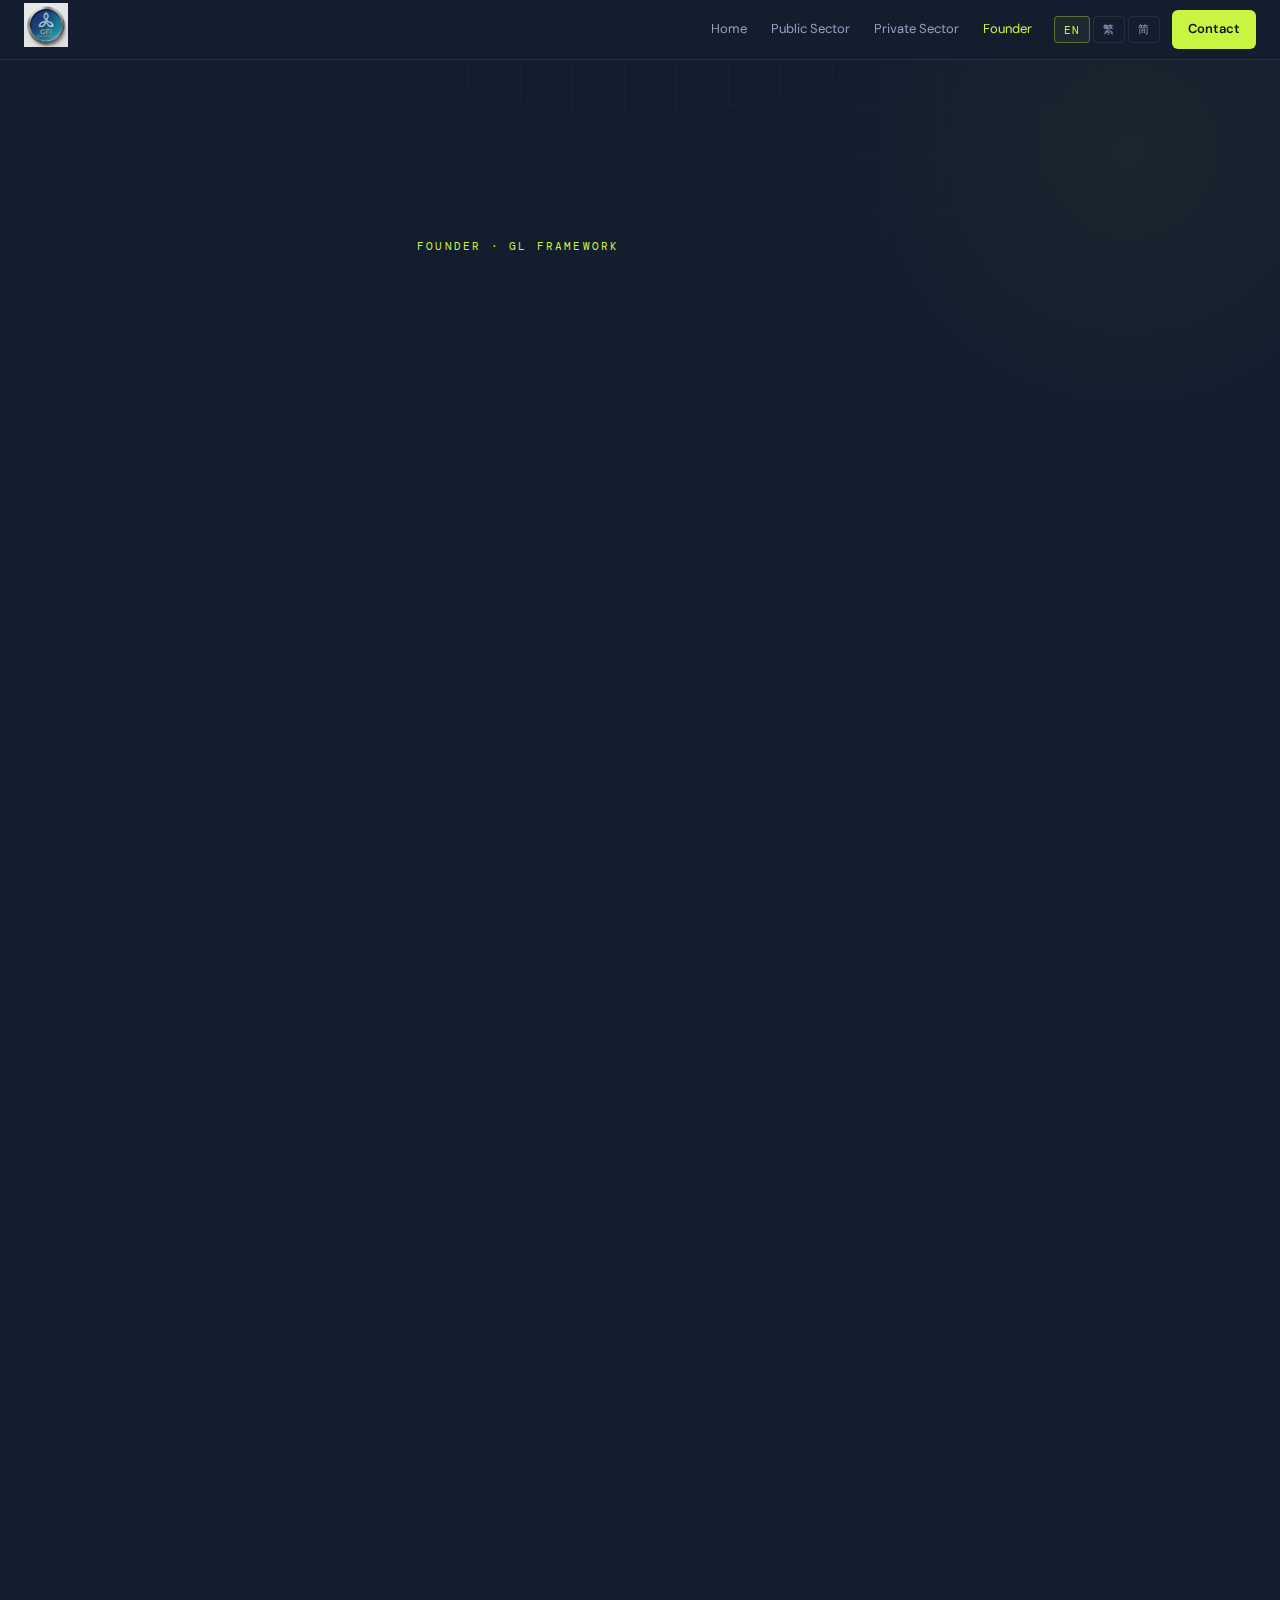
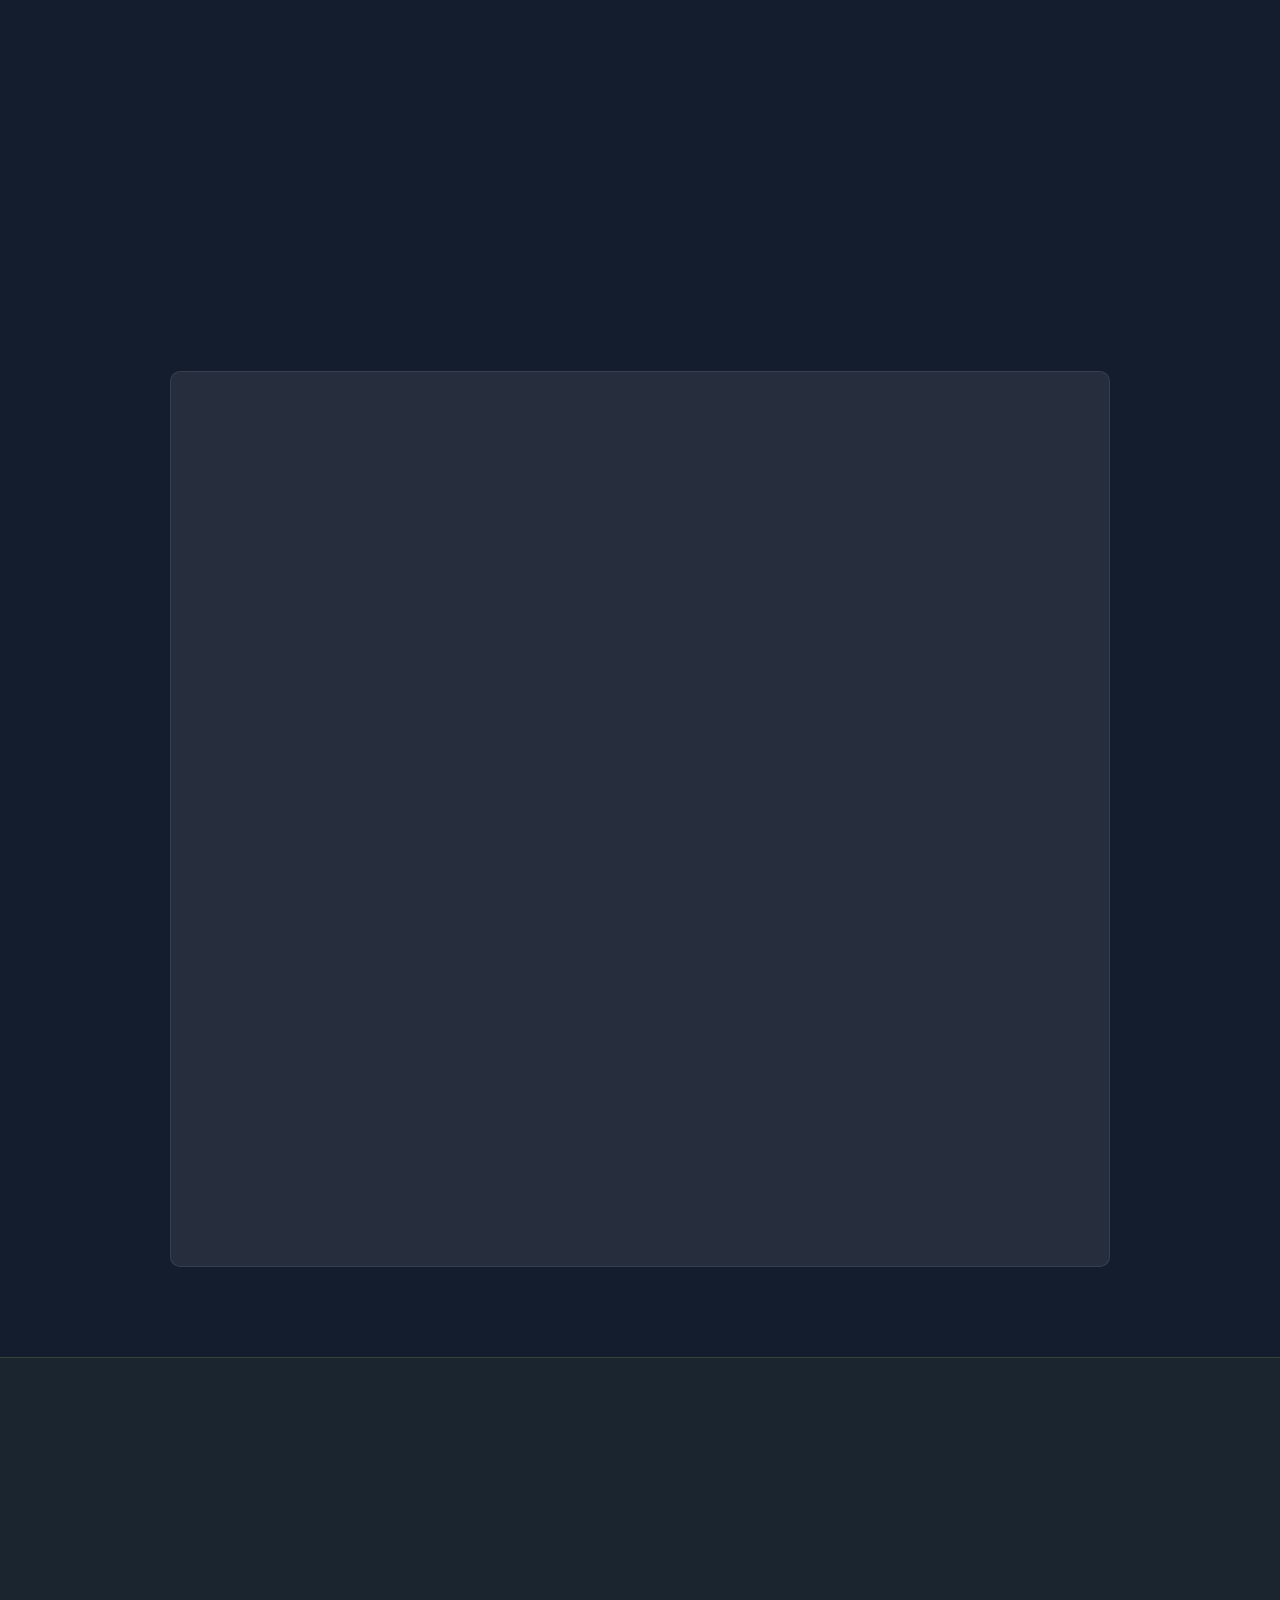
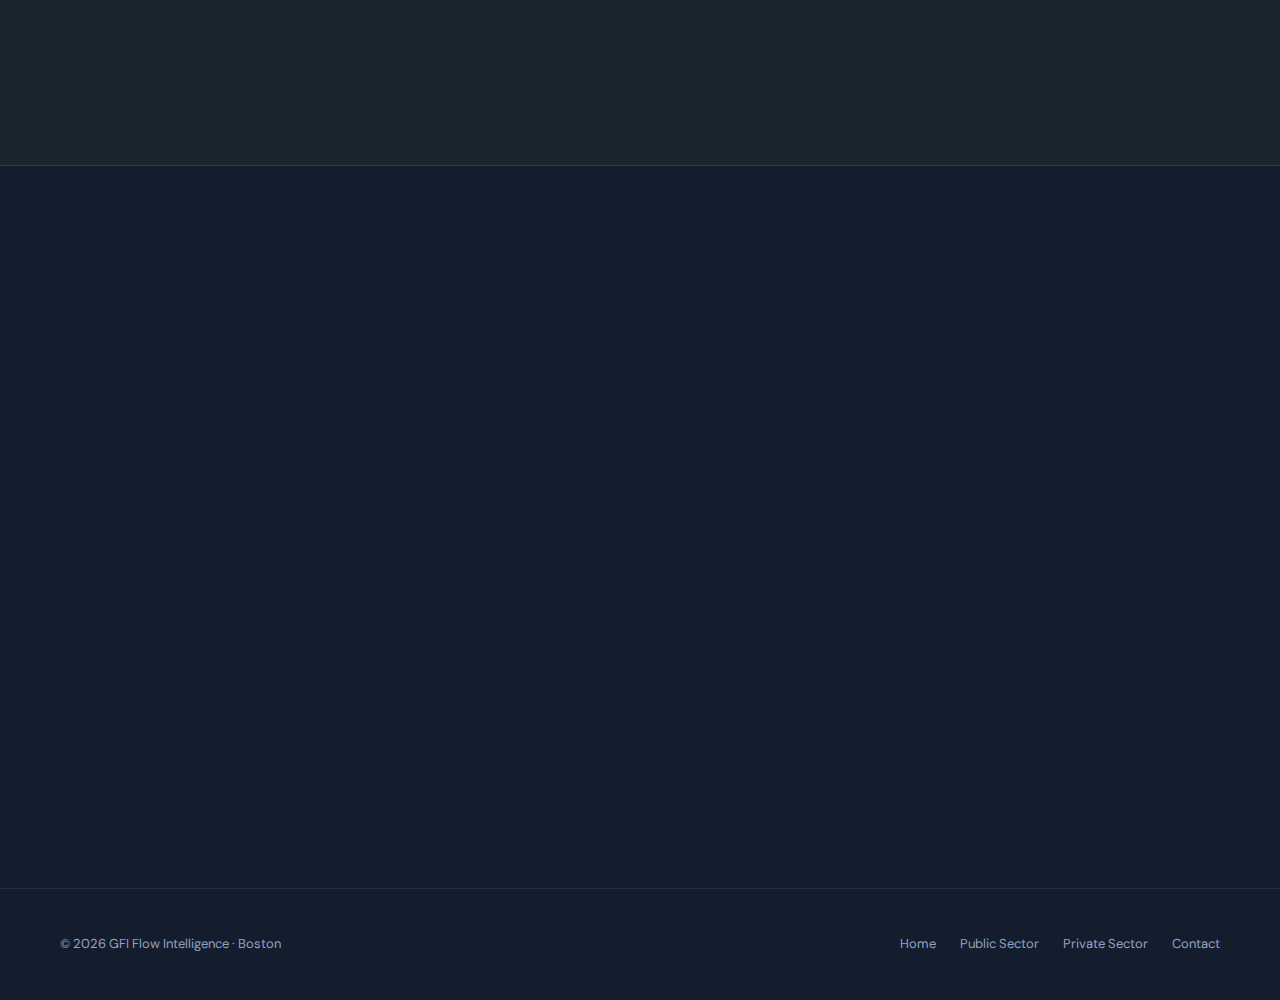
<file: about.html>
<!DOCTYPE html>
<html lang="en">
<head>
<meta charset="UTF-8">
<meta name="viewport" content="width=device-width, initial-scale=1.0">
<title>About the Founder — Ping Xu 徐萍 | GFI Flow Intelligence</title>
<link rel="preconnect" href="https://fonts.googleapis.com">
<link rel="preconnect" href="https://fonts.gstatic.com" crossorigin>
<link href="https://fonts.googleapis.com/css2?family=DM+Serif+Display:ital@0;1&family=DM+Mono:wght@400;500&family=DM+Sans:wght@300;400;500&display=swap" rel="stylesheet">
<style>
:root{
  --bg:#141d2e;--surf:#1c2740;--surf2:#22304e;
  --border:rgba(255,255,255,0.08);--text:#edf0f8;
  --muted:#8fa3c0;--dim:#4a6080;--accent:#c8f542;--blue:#4da3ff;
  --serif:'DM Serif Display',Georgia,serif;
  --mono:'DM Mono',monospace;
  --sans:'DM Sans',system-ui,sans-serif;
}
*,*::before,*::after{box-sizing:border-box;margin:0;padding:0}
html{scroll-behavior:smooth;-webkit-text-size-adjust:100%}
body{background:var(--bg);color:var(--text);font-family:var(--sans);font-size:17px;line-height:1.75;overflow-x:hidden}

/* HEADER */
header{position:fixed;inset:0 0 auto 0;z-index:100;height:60px;padding:0 24px;display:flex;align-items:center;justify-content:space-between;background:rgba(20,29,46,0.93);backdrop-filter:blur(16px);-webkit-backdrop-filter:blur(16px);border-bottom:1px solid var(--border)}
.logo img{height:44px;width:auto}
nav{display:flex;align-items:center;gap:4px}
nav a{font-size:13px;color:var(--muted);text-decoration:none;padding:6px 10px;border-radius:6px;white-space:nowrap;transition:color .2s,background .2s}
nav a:hover{color:var(--text);background:rgba(255,255,255,0.05)}
.lang-grp{display:flex;gap:3px;margin-left:8px}
.lb-btn{font-family:var(--mono);font-size:11px;letter-spacing:.08em;padding:5px 9px;border:1px solid var(--border);border-radius:4px;background:none;color:var(--muted);cursor:pointer;transition:all .2s}
.lb-btn:hover{color:var(--text);border-color:rgba(255,255,255,0.18)}
.lb-btn.on{color:var(--accent);border-color:rgba(200,245,66,0.35);background:rgba(200,245,66,0.06)}
.nav-cta{display:inline-block;padding:8px 16px;background:var(--accent);color:#0d1117;font-size:13px;font-weight:600;border-radius:6px;text-decoration:none;margin-left:8px;white-space:nowrap;transition:opacity .2s}
.nav-cta:hover{opacity:.85}
.ham{display:none;flex-direction:column;justify-content:center;gap:5px;width:36px;height:36px;padding:6px;background:none;border:none;cursor:pointer}
.ham span{display:block;height:2px;background:var(--text);border-radius:2px;transition:transform .25s,opacity .2s}
.ham.open span:nth-child(1){transform:translateY(7px) rotate(45deg)}
.ham.open span:nth-child(2){opacity:0}
.ham.open span:nth-child(3){transform:translateY(-7px) rotate(-45deg)}
.drawer{display:none;position:fixed;top:60px;left:0;right:0;z-index:99;background:rgba(20,29,46,0.97);backdrop-filter:blur(16px);border-bottom:1px solid var(--border);padding:16px 24px 24px;flex-direction:column}
.drawer.open{display:flex}
.drawer a{font-size:17px;color:var(--muted);text-decoration:none;padding:14px 0;border-bottom:1px solid var(--border);transition:color .2s}
.drawer a:hover{color:var(--text)}
.drawer-lang{display:flex;gap:8px;padding:16px 0 0}
.drawer-cta{display:block;text-align:center;padding:16px;background:var(--accent);color:#0d1117;font-weight:600;font-size:16px;border-radius:8px;text-decoration:none;margin-top:16px;border-bottom:none!important}
.mobile-lang{display:none;position:fixed;top:60px;left:0;right:0;z-index:98;background:rgba(20,29,46,0.97);border-bottom:1px solid var(--border);padding:8px 20px;gap:8px;align-items:center}
@media(max-width:768px){.mobile-lang{display:flex}.hero{padding-top:40px}}
.lb{display:none}.lb.on{display:block}
.wrap{max-width:1060px;margin:0 auto;padding:0 clamp(20px,5vw,60px)}
section{padding:clamp(60px,10vh,110px) 0}
section.band{background:var(--surf);border-top:1px solid var(--border);border-bottom:1px solid var(--border)}
.eyebrow{font-family:var(--mono);font-size:11px;letter-spacing:.2em;text-transform:uppercase;color:var(--accent);margin-bottom:16px}
.hero{position:relative;min-height:100svh;display:flex;flex-direction:column;justify-content:center;overflow:hidden}
.hero-grid{position:absolute;inset:0;background-image:linear-gradient(rgba(255,255,255,.018) 1px,transparent 1px),linear-gradient(90deg,rgba(255,255,255,.018) 1px,transparent 1px);background-size:52px 52px;mask-image:radial-gradient(ellipse 80% 50% at 50% 0%,black 20%,transparent 75%);pointer-events:none}
.hero-glow{position:absolute;width:600px;height:600px;background:radial-gradient(circle,rgba(200,245,66,.04) 0%,transparent 70%);top:-150px;right:-150px;pointer-events:none}
.hero-inner{position:relative;padding:clamp(80px,14vh,140px) 0 clamp(60px,10vh,100px)}
.hero-name{font-family:var(--serif);font-size:clamp(28px,4vw,52px);line-height:1;letter-spacing:-.03em;margin-bottom:8px;opacity:0;animation:up .6s .1s forwards}
.hero-name-zh{font-family:var(--serif);font-style:italic;font-size:clamp(16px,2vw,24px);color:var(--muted);letter-spacing:.1em;margin-bottom:clamp(24px,4vh,40px);opacity:0;animation:up .6s .2s forwards}
.hero-titles{display:flex;flex-direction:column;gap:10px;margin-bottom:clamp(28px,5vh,44px);opacity:0;animation:up .6s .35s forwards}
.hero-title-item{display:flex;align-items:center;gap:14px;font-size:clamp(14px,1.7vw,16px);color:var(--muted)}
.hero-title-item::before{content:'';width:20px;height:1px;background:var(--accent);flex-shrink:0}
.hero-pull{font-family:var(--serif);font-style:italic;font-size:clamp(16px,2vw,20px);color:var(--text);line-height:1.55;border-left:3px solid var(--accent);padding-left:22px;max-width:560px;opacity:0;animation:up .6s .5s forwards}
.hero-pull span{color:var(--muted);font-size:.88em;display:block;margin-top:8px}
h2.stitle{font-family:var(--serif);font-size:clamp(17px,2vw,22px);line-height:1.2;letter-spacing:-.01em;margin-bottom:20px}
.two-col{display:grid;grid-template-columns:1fr 1fr;gap:clamp(40px,6vw,80px);align-items:start}
.body-text{font-size:clamp(16px,1.9vw,18px);color:var(--muted);line-height:1.85;margin-bottom:20px}
.body-text strong{color:var(--text)}
.pull{font-family:var(--serif);font-style:italic;font-size:clamp(16px,2vw,21px);color:var(--text);line-height:1.5;border-left:3px solid var(--accent);padding-left:22px;margin:clamp(24px,4vh,40px) 0}
.books-grid{display:grid;grid-template-columns:repeat(auto-fit,minmax(min(270px,100%),1fr));gap:1px;background:var(--border);border:1px solid var(--border);border-radius:10px;overflow:hidden;margin-top:clamp(28px,5vh,48px)}
.book-card{background:var(--surf);padding:clamp(22px,3vw,34px);transition:background .2s}
.book-card:hover{background:var(--surf2)}
.book-num{font-family:var(--mono);font-size:10px;letter-spacing:.15em;text-transform:uppercase;color:var(--accent);margin-bottom:14px}
.book-title-zh{font-family:var(--serif);font-size:clamp(18px,2.2vw,24px);color:var(--text);margin-bottom:8px;line-height:1.3}
.book-title-en{font-style:italic;font-size:14px;color:var(--muted);margin-bottom:14px;line-height:1.5}
.book-role{font-family:var(--mono);font-size:11px;letter-spacing:.1em;text-transform:uppercase;color:var(--blue);margin-bottom:14px}
.book-desc{font-size:clamp(14px,1.7vw,16px);color:var(--muted);line-height:1.75}
.cred-list{list-style:none;margin-top:clamp(20px,3vh,32px)}
.cred-list li{font-size:clamp(14px,1.7vw,16px);color:var(--muted);padding:16px 0;border-bottom:1px solid var(--border);display:flex;gap:16px;line-height:1.6}
.cred-list li::before{content:'—';color:var(--accent);flex-shrink:0;font-family:var(--mono)}
.cred-list li strong{color:var(--text)}
.mission{background:rgba(200,245,66,0.04);border-top:1px solid rgba(200,245,66,0.15);border-bottom:1px solid rgba(200,245,66,0.15);text-align:center}
.mission-text{font-family:var(--serif);font-size:clamp(20px,3vw,36px);line-height:1.35;color:var(--text);margin-bottom:20px}
.mission-sub{font-size:clamp(15px,1.8vw,17px);color:var(--muted);line-height:1.8;max-width:640px;margin:0 auto}
footer{padding:clamp(28px,5vh,44px) clamp(20px,5vw,60px);border-top:1px solid var(--border);display:flex;justify-content:space-between;align-items:center;flex-wrap:wrap;gap:16px;color:var(--muted);font-size:13px}
footer a{color:var(--muted);text-decoration:none}
footer a:hover{color:var(--text)}
.footer-links{display:flex;gap:24px;flex-wrap:wrap}
@keyframes up{from{opacity:0;transform:translateY(18px)}to{opacity:1;transform:translateY(0)}}
.reveal{opacity:0;transform:translateY(20px);transition:opacity .65s,transform .65s}
.reveal.vis{opacity:1;transform:none}
@media(max-width:768px){
  nav{display:none}.ham{display:flex}
  .two-col{grid-template-columns:1fr}
  footer{flex-direction:column;text-align:center}
}
</style>
</head>
<body>

<header>
  <a href="index.html" class="logo"><img src="GFILOGO.png" alt="GFI"></a>
  <nav>
    <a href="index.html">Home</a>
    <a href="government.html">Public Sector</a>
    <a href="enterprise.html">Private Sector</a>
    <a href="about.html" style="color:var(--accent)">Founder</a>
    <div class="lang-grp">
      <button class="lb-btn on"  onclick="setLang('en',this)">EN</button>
      <button class="lb-btn"     onclick="setLang('tw',this)">繁</button>
      <button class="lb-btn"     onclick="setLang('cn',this)">简</button>
    </div>
    <a href="/cdn-cgi/l/email-protection#2740414e6740414e4e4953424b0944484a" class="nav-cta">Contact</a>
  </nav>
  <button class="ham" id="ham" aria-label="Menu" onclick="toggleDrawer()">
    <span></span><span></span><span></span>
  </button>
</header>

<div class="mobile-lang">
  <span style="font-family:var(--mono);font-size:10px;letter-spacing:.1em;color:var(--dim);text-transform:uppercase;margin-right:4px">Lang</span>
  <button class="lb-btn on"  onclick="setLang('en',this)">EN</button>
  <button class="lb-btn"     onclick="setLang('tw',this)">繁</button>
  <button class="lb-btn"     onclick="setLang('cn',this)">简</button>
</div>

<div class="drawer" id="drawer">
  <a href="index.html" onclick="closeDrawer()">Home</a>
  <a href="government.html" onclick="closeDrawer()">Public Sector</a>
  <a href="enterprise.html" onclick="closeDrawer()">Private Sector</a>
  <a href="about.html">Founder</a>
  <div class="drawer-lang">
    <button class="lb-btn on" onclick="setLang('en',this)">EN</button>
    <button class="lb-btn"    onclick="setLang('tw',this)">繁</button>
    <button class="lb-btn"    onclick="setLang('cn',this)">简</button>
  </div>
  <a href="/cdn-cgi/l/email-protection#adcacbc4edcacbc4c4c3d9c8c183cec2c0" class="drawer-cta" onclick="closeDrawer()">Contact →</a>
</div>

<!-- ══════════ ENGLISH ══════════ -->
<div class="lb on" data-lang="en">

<div class="hero">
  <div class="hero-grid"></div><div class="hero-glow"></div>
  <div class="wrap hero-inner">
    <div class="eyebrow">Founder · GL Framework</div>
    <h1 class="hero-name">Ping Xu</h1>
    <p class="hero-name-zh">徐萍</p>
    <div class="hero-titles">
      <div class="hero-title-item">International Social Policy Researcher</div>
      <div class="hero-title-item">Author of 50+ Books on Governance and Social Systems</div>
      <div class="hero-title-item">UN P5 Senior Economic Affairs Officer Roster</div>
      <div class="hero-title-item">Massachusetts Certified Court Interpreter</div>
      <div class="hero-title-item">Born in Taiwan · Based in Boston</div>
    </div>
    <p class="hero-pull">
      "Policy on the wall is not policy in the home."
      <span>政策掛在牆上，不等於政策進入家庭。</span>
    </p>
  </div>
</div>

<section>
  <div class="wrap">
    <div class="two-col">
      <div class="reveal">
        <div class="eyebrow">The Origin</div>
        <h2 class="stitle">Where the GL Framework began</h2>
        <p class="body-text">I grew up in Taiwan with the NHI card as a fact of life. You got sick, you went to the doctor. That system — covering 99.9% of the population at a fraction of Western costs — showed me what a correctly designed public delivery system looks like.</p>
        <p class="body-text">A personal experience with Taiwan's long-term care system — and its structural gap between policy and delivery — is where the question behind the GL Framework was first formed. When a system exists on paper but cannot be reached by the people who need it most, the problem is structural, not intentional.</p>
        <p class="body-text">That question has guided every book, every framework, and every analysis since.</p>
      </div>
      <div class="reveal">
        <div class="eyebrow">The Question</div>
        <h2 class="stitle">Why does structure determine who is served?</h2>
        <p class="body-text">The GL Framework began with a structural observation: when a system's functioning depends on resources it does not measure — the time, labor, and capacity of families and informal caregivers — that is not a design choice. It is cost displacement.</p>
        <p class="body-text">The same pattern appears across sectors. Healthcare. Unemployment insurance. Education. Housing. The system produces a result, but the true cost of producing that result is absorbed by parties who never appear in the budget.</p>
        <p class="body-text">GL measures what those budgets do not: the denominator — the total structural work required to deliver a valid outcome to one person.</p>
      </div>
    </div>
  </div>
</section>

<section id="books">
  <div class="wrap">
    <div class="eyebrow reveal">Published Works</div>
    <h2 class="stitle reveal">Six Books. One Framework.</h2>
    <p class="body-text reveal" style="max-width:640px">Each book addresses a different layer of the same structural question. Together they form the GL diagnostic and measurement methodology.</p>
    <div class="books-grid">
      <div class="book-card reveal">
        <div class="book-num">Book One</div>
        <div class="book-title-zh">《百元護十元》</div>
        <div class="book-title-en">The Hundred-Dollar Guard for a Ten-Dollar Asset</div>
        <div class="book-role">Denominator Identification</div>
        <p class="book-desc">Examines how institutions allocate disproportionate resources to low-value throughput while higher-value capacities go unprotected.</p>
        <a href="https://a.co/d/0eVrdonf" target="_blank" rel="noopener" style="display:inline-flex;align-items:center;gap:6px;margin-top:12px;font-family:var(--mono);font-size:11px;letter-spacing:.1em;text-transform:uppercase;color:var(--accent);text-decoration:none">Kindle →</a>
      </div>
      <div class="book-card reveal">
        <div class="book-num">Book Two</div>
        <div class="book-title-zh">《好政策為何帶來痛苦》</div>
        <div class="book-title-en">Why Do Good Policies Cause So Much Pain</div>
        <div class="book-role">Structural Rebound</div>
        <p class="book-desc">Examines why well-designed interventions sometimes amplify the problems they were built to address, through structural rebound effects.</p>
      </div>
      <div class="book-card reveal">
        <div class="book-num">Book Three</div>
        <div class="book-title-zh">《分母革命》</div>
        <div class="book-title-en">The Physical Formula of Governance Legitimacy: Ending the Era of Administrative Violence</div>
        <div class="book-role">Architecture Redesign</div>
        <p class="book-desc">The prescriptive layer. Structural improvement requires redesigning the denominator itself — restructuring how finite capacity is allocated, not adding resources to existing processes.</p>
        <a href="https://a.co/d/00r8szT8" target="_blank" rel="noopener" style="display:inline-flex;align-items:center;gap:6px;margin-top:12px;font-family:var(--mono);font-size:11px;letter-spacing:.1em;text-transform:uppercase;color:var(--accent);text-decoration:none">Kindle →</a>
      </div>
      <div class="book-card reveal">
        <div class="book-num">Book Four</div>
        <div class="book-title-zh">《A Fluent State》</div>
        <div class="book-title-en">Rethinking Governance Through the Lens of Flow</div>
        <div class="book-role">Flow Measurement</div>
        <p class="book-desc">Introduces the Governance Fluency Index (GFI) — a formula for measuring institutional flow efficiency using publicly available data.</p>
        <a href="https://a.co/d/0cdTFQMo" target="_blank" rel="noopener" style="display:inline-flex;align-items:center;gap:6px;margin-top:12px;font-family:var(--mono);font-size:11px;letter-spacing:.1em;text-transform:uppercase;color:var(--accent);text-decoration:none">Kindle →</a>
      </div>
      <div class="book-card reveal">
        <div class="book-num">Book Five</div>
        <div class="book-title-zh">《The Physics of Governance》</div>
        <div class="book-title-en">GDP Measured Production. GL Will Measure Delivery.</div>
        <div class="book-role">Cross-Jurisdictional Analysis</div>
        <p class="book-desc">Applies the GL framework across nine countries to examine how the same policy goals produce different structural outcomes depending on delivery design.</p>
        <a href="https://a.co/d/03UWt117" target="_blank" rel="noopener" style="display:inline-flex;align-items:center;gap:6px;margin-top:12px;font-family:var(--mono);font-size:11px;letter-spacing:.1em;text-transform:uppercase;color:var(--accent);text-decoration:none">Available on Amazon Kindle →</a>
      </div>
      <div class="book-card reveal">
        <div class="book-num">Book Six</div>
        <div class="book-title-zh">《The Civilizational Time Gap》</div>
        <div class="book-title-en">Humanity's Choice in the Age of AI</div>
        <div class="book-role">Systemic Diagnosis</div>
        <p class="book-desc">Technology accelerates. Institutions adapt more slowly. This gap is not a technical problem — it is a structural one, and it requires structural measurement to address.</p>
        <a href="https://a.co/d/08W1M9Jb" target="_blank" rel="noopener" style="display:inline-flex;align-items:center;gap:6px;margin-top:12px;font-family:var(--mono);font-size:11px;letter-spacing:.1em;text-transform:uppercase;color:var(--accent);text-decoration:none">Kindle →</a>
      </div>
    </div>
  </div>
</section>

<section class="mission">
  <div class="wrap" style="text-align:center">
    <p class="mission-text reveal">"Government policy must not merely exist.<br>It must reach the people who need it most,<br>at the moment they need it most."</p>
    <p class="mission-sub reveal">This is the founding principle of the GL Framework. Every structural analysis, every publication, every engagement begins and ends here.</p>
  </div>
</section>

<section>
  <div class="wrap">
    <div class="two-col">
      <div class="reveal">
        <div class="eyebrow">Background</div>
        <h2 class="stitle">Credentials</h2>
        <ul class="cred-list">
          <li><strong>Author of 50+ books</strong> on governance, social systems, education, and welfare policy</li>
          <li>Selected to the <strong>UN P5 Senior Economic Affairs Officer roster</strong></li>
          <li><strong>Massachusetts Certified Court Interpreter</strong></li>
          <li>Founder, <strong>UBI Taiwan</strong> and <strong>UBI Asia Pacific</strong></li>
          <li>International social policy researcher bridging <strong>East and West</strong></li>
          <li>Born in <strong>Taiwan</strong> · Based in <strong>Boston, Massachusetts</strong></li>
        </ul>
      </div>
      <div class="reveal">
        <div class="pull">"The most expensive form of waste is not fraud.<br>It is spending a hundred dollars to protect a ten-dollar asset."</div>
        <p class="body-text">Ping Xu's work begins with one observation: no institution was designed to fail. Every system that produces poor outcomes was once someone's reasonable solution to a real problem.</p>
        <p class="body-text">The GL Framework does not assign blame. It applies a formula: given what this system was built to deliver, how efficiently does it deliver it? That question has the same answer regardless of political context.</p>
      </div>
    </div>
  </div>
</section>

</div><!-- /en -->

<!-- ══════════ 繁體中文 ══════════ -->
<div class="lb" data-lang="tw">

<div class="hero">
  <div class="hero-grid"></div><div class="hero-glow"></div>
  <div class="wrap hero-inner">
    <div class="eyebrow">創辦人 · GL 框架</div>
    <h1 class="hero-name">徐萍</h1>
    <p class="hero-name-zh">Ping Xu</p>
    <div class="hero-titles">
      <div class="hero-title-item">國際社會政策研究者</div>
      <div class="hero-title-item">50+ 本治理與社會系統著作</div>
      <div class="hero-title-item">聯合國高級事務官候選人名冊</div>
      <div class="hero-title-item">麻薩諸塞州認證法庭口譯員</div>
      <div class="hero-title-item">生於台灣 · 現居波士頓</div>
    </div>
    <p class="hero-pull">
      「政策掛在牆上，不等於政策進入家庭。」
      <span>"Policy on the wall is not policy in the home."</span>
    </p>
  </div>
</div>

<section>
  <div class="wrap">
    <div class="two-col">
      <div class="reveal">
        <div class="eyebrow">起源</div>
        <h2 class="stitle">GL 框架的起點</h2>
        <p class="body-text">我在台灣長大，健保卡是生活的基本事實。生病了就去看醫生，沒有人問你保險，沒有人要你先付錢。那個制度——以西方國家極少數的費用涵蓋 99.9% 的人口——讓我看見什麼叫正確設計的公共服務體系。</p>
        <p class="body-text">一段與台灣長照系統的親身經歷——以及它在政策與實際服務之間的結構性落差——讓 GL 框架背後的核心問題第一次成形。當一個系統在紙面上存在，卻無法被最需要它的人觸及，問題是結構性的，不是意圖性的。</p>
        <p class="body-text">這個問題引導了此後每一本書、每一個框架、每一次分析。</p>
      </div>
      <div class="reveal">
        <div class="eyebrow">核心問題</div>
        <h2 class="stitle">為什麼結構決定誰能被服務到？</h2>
        <p class="body-text">GL 框架從一個結構性觀察開始：當一個系統的運作依賴它從不測量的資源——家庭與非正式照顧者的時間、勞動與能量——那不是設計選擇，而是成本位移。</p>
        <p class="body-text">同樣的模式出現在不同領域：醫療、失業保險、教育、住房。系統產出了結果，但產出那個結果的真實成本，卻由從未出現在預算裡的人承擔。</p>
        <p class="body-text">GL 測量那些預算所不測量的：分母——將一個有效結果送達一個人所需的全部結構性工作量。</p>
      </div>
    </div>
  </div>
</section>

<section id="books-tw">
  <div class="wrap">
    <div class="eyebrow reveal">著作</div>
    <h2 class="stitle reveal">六本書。一個框架。</h2>
    <p class="body-text reveal" style="max-width:640px">每本書處理同一個結構性問題的不同層次，合在一起構成 GL 診斷與測量方法論。</p>
    <div class="books-grid">
      <div class="book-card reveal">
        <div class="book-num">第一本</div>
        <div class="book-title-zh">《百元護十元》</div>
        <div class="book-title-en">The Hundred-Dollar Guard for a Ten-Dollar Asset</div>
        <div class="book-role">分母識別</div>
        <p class="book-desc">探討機構如何將不成比例的資源分配給低價值的產出，而更高價值的能力卻未受保護。</p>
      </div>
      <div class="book-card reveal">
        <div class="book-num">第二本</div>
        <div class="book-title-zh">《好政策為何帶來痛苦》</div>
        <div class="book-title-en">Why Do Good Policies Cause So Much Pain</div>
        <div class="book-role">結構反彈</div>
        <p class="book-desc">探討為什麼設計良好的干預有時會透過結構反彈效應，放大它原本要解決的問題。</p>
      </div>
      <div class="book-card reveal">
        <div class="book-num">第三本</div>
        <div class="book-title-zh">《分母革命》</div>
        <div class="book-title-en">The Physical Formula of Governance Legitimacy: Ending the Era of Administrative Violence</div>
        <div class="book-role">架構重設</div>
        <p class="book-desc">結構性改善需要重新設計分母本身——重構有限能量的分配方式，而不是在現有流程上疊加資源。</p>
      </div>
      <div class="book-card reveal">
        <div class="book-num">第四本</div>
        <div class="book-title-zh">《治理的流暢性》</div>
        <div class="book-title-en">A Fluent State: Rethinking Governance Through the Lens of Flow</div>
        <div class="book-role">流暢測量</div>
        <p class="book-desc">引介治理流暢指數（GFI）——一個使用公開數據測量制度流動效率的公式。</p>
      </div>
      <div class="book-card reveal">
        <div class="book-num">第五本</div>
        <div class="book-title-zh">《治理的物理學》</div>
        <div class="book-title-en">The Physics of Governance</div>
        <div class="book-role">跨司法管轄區分析</div>
        <p class="book-desc">將 GL 框架應用於九個國家，探討相同的政策目標如何因執行設計不同而產生不同的結構性結果。</p>
      </div>
      <div class="book-card reveal">
        <div class="book-num">第六本</div>
        <div class="book-title-zh">《時間文明落差》</div>
        <div class="book-title-en">The Civilizational Time Gap: Humanity's Choice in the Age of AI</div>
        <div class="book-role">系統性診斷</div>
        <p class="book-desc">科技加速，制度適應更慢。這個落差不是技術問題——而是結構性問題，需要結構性測量才能應對。</p>
      </div>
    </div>
  </div>
</section>

<section class="mission">
  <div class="wrap" style="text-align:center">
    <p class="mission-text reveal">「政府政策不能只是存在。<br>它必須在最脆弱的時刻，<br>主動找到最需要它的人。」</p>
    <p class="mission-sub reveal">這是 GL 框架的創立信念。每一次結構分析、每一篇發表、每一次研究，都從這裡開始，也在這裡結束。</p>
  </div>
</section>

<section>
  <div class="wrap">
    <div class="two-col">
      <div class="reveal">
        <div class="eyebrow">背景</div>
        <h2 class="stitle">資歷</h2>
        <ul class="cred-list">
          <li>治理、社會系統、教育與福利政策領域<strong>逾 50 本著作</strong>作者</li>
          <li>入選<strong>聯合國高級事務官候選人名冊</strong></li>
          <li><strong>麻薩諸塞州認證法庭口譯員</strong></li>
          <li><strong>UBI Taiwan</strong> 與 <strong>UBI Asia Pacific</strong> 創辦人</li>
          <li>連結<strong>東西方</strong>的國際社會政策研究者</li>
          <li>生於<strong>台灣</strong> · 現居<strong>美國波士頓</strong></li>
        </ul>
      </div>
      <div class="reveal">
        <div class="pull">「最昂貴的浪費不是欺詐。<br>而是花一百塊錢去保護一個十塊錢的資產。」</div>
        <p class="body-text">徐萍的工作從一個觀察出發：沒有任何制度是為了失敗而設計的。每一個產出不良結果的系統，都曾經是某個合理問題的合理解答。</p>
        <p class="body-text">GL 框架不指派責任。它應用一個公式：以這個系統被建立來執行的任務為標準，它的執行效率如何？這個問題的答案，與政治脈絡無關。</p>
      </div>
    </div>
  </div>
</section>

</div><!-- /tw -->

<!-- ══════════ 简体中文 ══════════ -->
<div class="lb" data-lang="cn">

<div class="hero">
  <div class="hero-grid"></div><div class="hero-glow"></div>
  <div class="wrap hero-inner">
    <div class="eyebrow">创始人 · GL 框架</div>
    <h1 class="hero-name">徐萍</h1>
    <p class="hero-name-zh">Ping Xu</p>
    <div class="hero-titles">
      <div class="hero-title-item">国际社会政策研究者</div>
      <div class="hero-title-item">50+ 本治理与社会系统著作</div>
      <div class="hero-title-item">联合国高级事务官候选人名册</div>
      <div class="hero-title-item">麻萨诸塞州认证法庭口译员</div>
      <div class="hero-title-item">生于台湾 · 现居波士顿</div>
    </div>
    <p class="hero-pull">
      「政策挂在墙上，不等于政策进入家庭。」
      <span>"Policy on the wall is not policy in the home."</span>
    </p>
  </div>
</div>

<section>
  <div class="wrap">
    <div class="two-col">
      <div class="reveal">
        <div class="eyebrow">起源</div>
        <h2 class="stitle">GL 框架的起点</h2>
        <p class="body-text">我在台湾长大，健保卡是生活的基本事实。生病了就去看医生，没有人问你保险，没有人要你先付钱。那个制度——以西方国家极少数的费用涵盖 99.9% 的人口——让我看见什么叫正确设计的公共服务体系。</p>
        <p class="body-text">一段与台湾长照系统的亲身经历——以及它在政策与实际服务之间的结构性落差——让 GL 框架背后的核心问题第一次成形。当一个系统在纸面上存在，却无法被最需要它的人触及，问题是结构性的，不是意图性的。</p>
        <p class="body-text">这个问题引导了此后每一本书、每一个框架、每一次分析。</p>
      </div>
      <div class="reveal">
        <div class="eyebrow">核心问题</div>
        <h2 class="stitle">为什么结构决定谁能被服务到？</h2>
        <p class="body-text">GL 框架从一个结构性观察开始：当一个系统的运作依赖它从不测量的资源——家庭与非正式照顾者的时间、劳动与能量——那不是设计选择，而是成本位移。</p>
        <p class="body-text">同样的模式出现在不同领域：医疗、失业保险、教育、住房。系统产出了结果，但产出那个结果的真实成本，却由从未出现在预算里的人承担。</p>
        <p class="body-text">GL 测量那些预算所不测量的：分母——将一个有效结果送达一个人所需的全部结构性工作量。</p>
      </div>
    </div>
  </div>
</section>

<section id="books-cn">
  <div class="wrap">
    <div class="eyebrow reveal">著作</div>
    <h2 class="stitle reveal">六本书。一个框架。</h2>
    <p class="body-text reveal" style="max-width:640px">每本书处理同一个结构性问题的不同层次，合在一起构成 GL 诊断与测量方法论。</p>
    <div class="books-grid">
      <div class="book-card reveal">
        <div class="book-num">第一本</div>
        <div class="book-title-zh">《百元护十元》</div>
        <div class="book-title-en">The Hundred-Dollar Guard for a Ten-Dollar Asset</div>
        <div class="book-role">分母识别</div>
        <p class="book-desc">探讨机构如何将不成比例的资源分配给低价值的产出，而更高价值的能力却未受保护。</p>
      </div>
      <div class="book-card reveal">
        <div class="book-num">第二本</div>
        <div class="book-title-zh">《好政策为何带来痛苦》</div>
        <div class="book-title-en">Why Do Good Policies Cause So Much Pain</div>
        <div class="book-role">结构反弹</div>
        <p class="book-desc">探讨为什么设计良好的干预有时会通过结构反弹效应，放大它原本要解决的问题。</p>
      </div>
      <div class="book-card reveal">
        <div class="book-num">第三本</div>
        <div class="book-title-zh">《分母革命》</div>
        <div class="book-title-en">The Physical Formula of Governance Legitimacy: Ending the Era of Administrative Violence</div>
        <div class="book-role">架构重设</div>
        <p class="book-desc">结构性改善需要重新设计分母本身——重构有限能量的分配方式，而不是在现有流程上叠加资源。</p>
      </div>
      <div class="book-card reveal">
        <div class="book-num">第四本</div>
        <div class="book-title-zh">《治理的流畅性》</div>
        <div class="book-title-en">A Fluent State: Rethinking Governance Through the Lens of Flow</div>
        <div class="book-role">流畅测量</div>
        <p class="book-desc">引介治理流畅指数（GFI）——一个使用公开数据测量制度流动效率的公式。</p>
      </div>
      <div class="book-card reveal">
        <div class="book-num">第五本</div>
        <div class="book-title-zh">《治理的物理学》</div>
        <div class="book-title-en">The Physics of Governance</div>
        <div class="book-role">跨司法管辖区分析</div>
        <p class="book-desc">将 GL 框架应用于九个国家，探讨相同的政策目标如何因执行设计不同而产生不同的结构性结果。</p>
      </div>
      <div class="book-card reveal">
        <div class="book-num">第六本</div>
        <div class="book-title-zh">《时间文明落差》</div>
        <div class="book-title-en">The Civilizational Time Gap: Humanity's Choice in the Age of AI</div>
        <div class="book-role">系统性诊断</div>
        <p class="book-desc">科技加速，制度适应更慢。这个落差不是技术问题——而是结构性问题，需要结构性测量才能应对。</p>
      </div>
    </div>
  </div>
</section>

<section class="mission">
  <div class="wrap" style="text-align:center">
    <p class="mission-text reveal">「政府政策不能只是存在。<br>它必须在最脆弱的时刻，<br>主动找到最需要它的人。」</p>
    <p class="mission-sub reveal">这是 GL 框架的创立信念。每一次结构分析、每一篇发表、每一次研究，都从这里开始，也在这里结束。</p>
  </div>
</section>

<section>
  <div class="wrap">
    <div class="two-col">
      <div class="reveal">
        <div class="eyebrow">背景</div>
        <h2 class="stitle">资历</h2>
        <ul class="cred-list">
          <li>治理、社会系统、教育与福利政策领域<strong>逾 50 本著作</strong>作者</li>
          <li>入选<strong>联合国高级事务官候选人名册</strong></li>
          <li><strong>麻萨诸塞州认证法庭口译员</strong></li>
          <li><strong>UBI Taiwan</strong> 与 <strong>UBI Asia Pacific</strong> 创始人</li>
          <li>连结<strong>东西方</strong>的国际社会政策研究者</li>
          <li>生于<strong>台湾</strong> · 现居<strong>美国波士顿</strong></li>
        </ul>
      </div>
      <div class="reveal">
        <div class="pull">「最昂贵的浪费不是欺诈。<br>而是花一百块钱去保护一个十块钱的资产。」</div>
        <p class="body-text">徐萍的工作从一个观察出发：没有任何制度是为了失败而设计的。每一个产出不良结果的系统，都曾经是某个合理问题的合理解答。</p>
        <p class="body-text">GL 框架不指派责任。它应用一个公式：以这个系统被建立来执行的任务为标准，它的执行效率如何？这个问题的答案，与政治脉络无关。</p>
      </div>
    </div>
  </div>
</section>

</div><!-- /cn -->

<footer>
  <span>© 2026 GFI Flow Intelligence · Boston</span>
  <div class="footer-links">
    <a href="index.html">Home</a>
    <a href="government.html">Public Sector</a>
    <a href="enterprise.html">Private Sector</a>
    <a href="/cdn-cgi/l/email-protection#b0d7d6d9f0d7d6d9d9dec4d5dc9ed3dfdd">Contact</a>
  </div>
</footer>

<script>
function setLang(lang,btn){
  document.querySelectorAll('.lb').forEach(el=>el.classList.remove('on'));
  document.querySelectorAll('.lb[data-lang="'+lang+'"]').forEach(el=>el.classList.add('on'));
  document.querySelectorAll('.lb-btn').forEach(b=>{
    b.classList.toggle('on',b.getAttribute('onclick')&&b.getAttribute('onclick').includes("'"+lang+"'"));
  });
  closeDrawer();
  window.scrollTo({top:0,behavior:'smooth'});
}
function toggleDrawer(){
  document.getElementById('ham').classList.toggle('open');
  document.getElementById('drawer').classList.toggle('open');
}
function closeDrawer(){
  document.getElementById('ham').classList.remove('open');
  document.getElementById('drawer').classList.remove('open');
}
const ro=new IntersectionObserver(e=>e.forEach(x=>{if(x.isIntersecting)x.target.classList.add('vis')}),{threshold:0.08});
document.querySelectorAll('.reveal').forEach(el=>ro.observe(el));
</script>
</body>
</html>
</file>
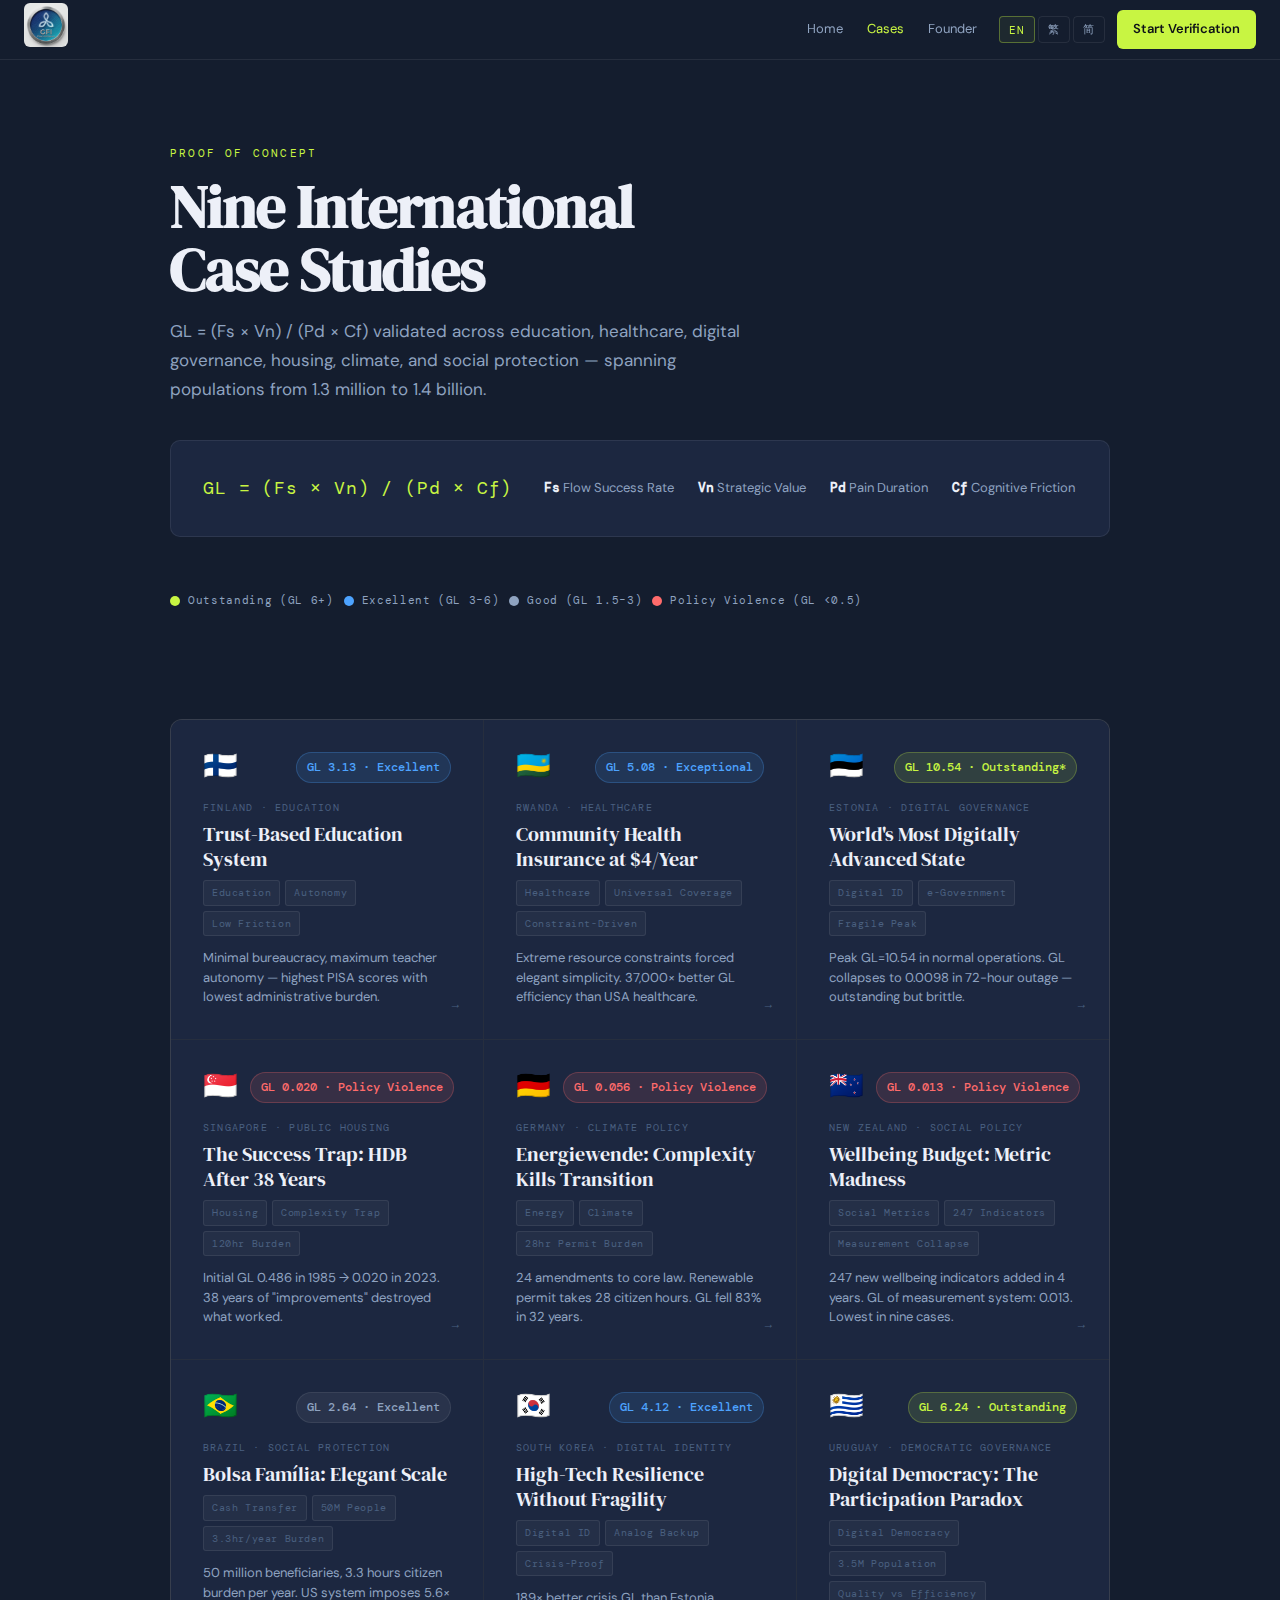
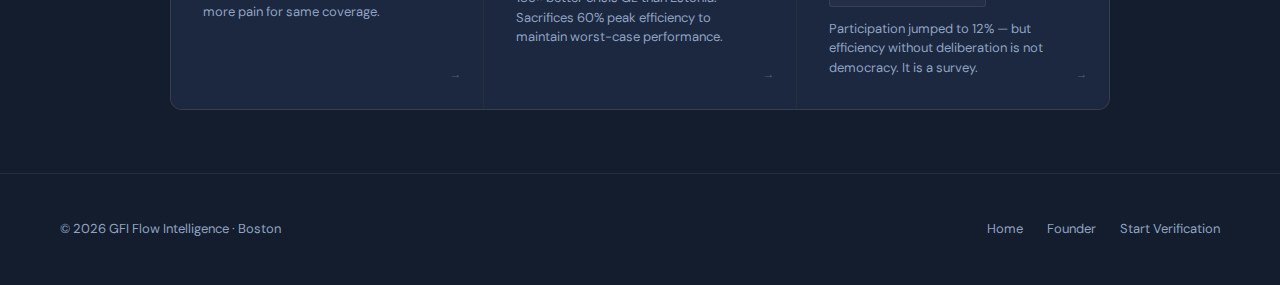
<file: case.html>
<!DOCTYPE html>
<html lang="en">
<head>
<meta charset="UTF-8">
<meta name="viewport" content="width=device-width, initial-scale=1.0">
<title>Nine International Case Studies | GFI Flow Intelligence</title>
<link rel="preconnect" href="https://fonts.googleapis.com">
<link rel="preconnect" href="https://fonts.gstatic.com" crossorigin>
<link href="https://fonts.googleapis.com/css2?family=DM+Serif+Display:ital@0;1&family=DM+Mono:wght@400;500&family=DM+Sans:wght@300;400;500&display=swap" rel="stylesheet">
<style>
:root{
  --bg:#141d2e;--surf:#1c2740;--surf2:#22304e;
  --border:rgba(255,255,255,0.08);--text:#edf0f8;
  --muted:#8fa3c0;--dim:#4a6080;--accent:#c8f542;--blue:#4da3ff;
  --red:#ff6b6b;--gold:#f5c842;
  --serif:'DM Serif Display',Georgia,serif;
  --mono:'DM Mono',monospace;
  --sans:'DM Sans',system-ui,sans-serif;
}
*,*::before,*::after{box-sizing:border-box;margin:0;padding:0}
html{scroll-behavior:smooth;-webkit-text-size-adjust:100%}
body{background:var(--bg);color:var(--text);font-family:var(--sans);font-size:17px;line-height:1.75;overflow-x:hidden}

/* HEADER */
header{position:fixed;inset:0 0 auto 0;z-index:100;height:60px;padding:0 24px;display:flex;align-items:center;justify-content:space-between;background:rgba(20,29,46,0.93);backdrop-filter:blur(16px);border-bottom:1px solid var(--border)}
.logo img{height:44px;width:auto;mix-blend-mode:lighten;border-radius:6px}
nav{display:flex;align-items:center;gap:4px}
nav a{font-size:13px;color:var(--muted);text-decoration:none;padding:6px 10px;border-radius:6px;white-space:nowrap;transition:color .2s,background .2s}
nav a:hover{color:var(--text);background:rgba(255,255,255,0.05)}
nav a.active{color:var(--accent)}
.lang-grp{display:flex;gap:3px;margin-left:8px}
.lb-btn{font-family:var(--mono);font-size:11px;letter-spacing:.08em;padding:5px 9px;border:1px solid var(--border);border-radius:4px;background:none;color:var(--muted);cursor:pointer;transition:all .2s}
.lb-btn:hover{color:var(--text);border-color:rgba(255,255,255,0.18)}
.lb-btn.on{color:var(--accent);border-color:rgba(200,245,66,0.35);background:rgba(200,245,66,0.06)}
.nav-cta{display:inline-block;padding:8px 16px;background:var(--accent);color:#0d1117;font-size:13px;font-weight:600;border-radius:6px;text-decoration:none;margin-left:8px;white-space:nowrap;transition:opacity .2s}
.nav-cta:hover{opacity:.85}
.ham{display:none;flex-direction:column;justify-content:center;gap:5px;width:36px;height:36px;padding:6px;background:none;border:none;cursor:pointer}
.ham span{display:block;height:2px;background:var(--text);border-radius:2px;transition:transform .25s,opacity .2s}
.ham.open span:nth-child(1){transform:translateY(7px) rotate(45deg)}
.ham.open span:nth-child(2){opacity:0}
.ham.open span:nth-child(3){transform:translateY(-7px) rotate(-45deg)}
.drawer{display:none;position:fixed;top:60px;left:0;right:0;z-index:99;background:rgba(20,29,46,0.97);backdrop-filter:blur(16px);border-bottom:1px solid var(--border);padding:16px 24px 24px;flex-direction:column}
.drawer.open{display:flex}
.drawer a{font-size:17px;color:var(--muted);text-decoration:none;padding:14px 0;border-bottom:1px solid var(--border);transition:color .2s}
.drawer-lang{display:flex;gap:8px;padding:16px 0 0}
.drawer-cta{display:block;text-align:center;padding:16px;background:var(--accent);color:#0d1117;font-weight:600;font-size:16px;border-radius:8px;text-decoration:none;margin-top:16px;border-bottom:none!important}
.mobile-lang{display:none;position:fixed;top:60px;left:0;right:0;z-index:98;background:rgba(20,29,46,0.97);border-bottom:1px solid var(--border);padding:8px 20px;gap:8px;align-items:center}
@media(max-width:768px){.mobile-lang{display:flex}}

/* LANG */
.lb{display:none}.lb.on{display:block}

/* LAYOUT */
.wrap{max-width:1060px;margin:0 auto;padding:0 clamp(20px,5vw,60px)}
.eyebrow{font-family:var(--mono);font-size:11px;letter-spacing:.2em;text-transform:uppercase;color:var(--accent);margin-bottom:12px}

/* HERO */
.hero{padding:clamp(100px,16vh,160px) 0 clamp(40px,6vh,60px)}
.hero-title{font-family:var(--serif);font-size:clamp(32px,5vw,60px);line-height:1.05;letter-spacing:-.02em;margin-bottom:16px}
.hero-sub{font-size:clamp(15px,1.9vw,17px);color:var(--muted);max-width:600px;line-height:1.7;margin-bottom:clamp(28px,4vh,44px)}

/* SCORE LEGEND */
.legend{display:flex;flex-wrap:wrap;gap:10px;margin-bottom:clamp(40px,6vh,60px)}
.legend-item{display:flex;align-items:center;gap:8px;font-family:var(--mono);font-size:11px;letter-spacing:.06em}
.legend-dot{width:10px;height:10px;border-radius:50%;flex-shrink:0}

/* CASES GRID */
.cases-grid{display:grid;grid-template-columns:repeat(auto-fill,minmax(min(310px,100%),1fr));gap:1px;background:var(--border);border:1px solid var(--border);border-radius:12px;overflow:hidden;margin-bottom:clamp(40px,7vh,70px)}

/* CASE CARD */
.case-card{background:var(--surf);padding:clamp(20px,3vw,32px);cursor:pointer;transition:background .2s;text-decoration:none;display:block;position:relative}
.case-card:hover{background:var(--surf2)}
.case-card-top{display:flex;justify-content:space-between;align-items:flex-start;margin-bottom:16px;gap:12px}
.case-flag{font-size:28px;line-height:1}
.gl-badge{font-family:var(--mono);font-size:12px;font-weight:500;padding:4px 10px;border-radius:20px;white-space:nowrap}
.gl-outstanding{background:rgba(200,245,66,0.12);color:var(--accent);border:1px solid rgba(200,245,66,0.25)}
.gl-excellent{background:rgba(77,163,255,0.12);color:var(--blue);border:1px solid rgba(77,163,255,0.25)}
.gl-good{background:rgba(255,255,255,0.06);color:var(--muted);border:1px solid var(--border)}
.gl-violence{background:rgba(255,107,107,0.12);color:var(--red);border:1px solid rgba(255,107,107,0.25)}
.case-country{font-family:var(--mono);font-size:10px;letter-spacing:.12em;text-transform:uppercase;color:var(--dim);margin-bottom:6px}
.case-title{font-family:var(--serif);font-size:clamp(16px,2vw,20px);color:var(--text);line-height:1.25;margin-bottom:8px}
.case-tags{display:flex;flex-wrap:wrap;gap:5px;margin-bottom:12px}
.tag{font-family:var(--mono);font-size:10px;letter-spacing:.06em;padding:3px 8px;border-radius:3px;background:rgba(255,255,255,0.04);border:1px solid var(--border);color:var(--dim)}
.case-verdict{font-size:13px;color:var(--muted);line-height:1.5}
.case-arrow{position:absolute;bottom:clamp(16px,2vw,24px);right:clamp(16px,2vw,24px);font-family:var(--mono);font-size:12px;color:var(--dim);transition:color .2s,transform .2s}
.case-card:hover .case-arrow{color:var(--accent);transform:translateX(4px)}

/* FORMULA BAR */
.formula-bar{background:var(--surf);border:1px solid var(--border);border-radius:10px;padding:clamp(20px,3vw,32px);margin-bottom:clamp(40px,6vh,60px);display:flex;align-items:center;gap:clamp(16px,3vw,32px);flex-wrap:wrap}
.formula-eq{font-family:var(--mono);font-size:clamp(14px,2vw,18px);color:var(--accent);letter-spacing:.05em;white-space:nowrap}
.formula-vars{display:flex;flex-wrap:wrap;gap:clamp(12px,2vw,24px)}
.fv{font-size:13px;color:var(--muted)}
.fv strong{color:var(--text);font-family:var(--mono)}

/* FOOTER */
footer{padding:clamp(28px,5vh,44px) clamp(20px,5vw,60px);border-top:1px solid var(--border);display:flex;justify-content:space-between;align-items:center;flex-wrap:wrap;gap:16px;color:var(--muted);font-size:13px}
footer a{color:var(--muted);text-decoration:none}
footer a:hover{color:var(--text)}
.footer-links{display:flex;gap:24px;flex-wrap:wrap}

/* ANIMATIONS */
.reveal{opacity:0;transform:translateY(16px);transition:opacity .6s,transform .6s}
.reveal.vis{opacity:1;transform:none}

@media(max-width:768px){
  nav{display:none}.ham{display:flex}
  footer{flex-direction:column;text-align:center}
}
</style>
</head>
<body>

<header>
  <a href="index.html" class="logo"><img src="GFILOGO.png" alt="GFI"></a>
  <nav>
    <a href="index.html">Home</a>
    <a href="cases.html" class="active">Cases</a>
    <a href="about.html">Founder</a>
    <div class="lang-grp">
      <button class="lb-btn on"  onclick="setLang('en',this)">EN</button>
      <button class="lb-btn"     onclick="setLang('tw',this)">繁</button>
      <button class="lb-btn"     onclick="setLang('cn',this)">简</button>
    </div>
    <a href="https://buy.stripe.com/8x25kFbp0dM4gQl0fB3VC00" class="nav-cta" target="_blank" rel="noopener">Start Verification</a>
  </nav>
  <button class="ham" id="ham" onclick="toggleDrawer()"><span></span><span></span><span></span></button>
</header>

<div class="mobile-lang">
  <span style="font-family:var(--mono);font-size:10px;color:var(--dim);letter-spacing:.1em;text-transform:uppercase;margin-right:4px">Lang</span>
  <button class="lb-btn on" onclick="setLang('en',this)">EN</button>
  <button class="lb-btn"    onclick="setLang('tw',this)">繁</button>
  <button class="lb-btn"    onclick="setLang('cn',this)">简</button>
</div>

<div class="drawer" id="drawer">
  <a href="index.html" onclick="closeDrawer()">Home</a>
  <a href="cases.html" onclick="closeDrawer()">Cases</a>
  <a href="about.html" onclick="closeDrawer()">Founder</a>
  <div class="drawer-lang">
    <button class="lb-btn on" onclick="setLang('en',this)">EN</button>
    <button class="lb-btn"    onclick="setLang('tw',this)">繁</button>
    <button class="lb-btn"    onclick="setLang('cn',this)">简</button>
  </div>
  <a href="https://buy.stripe.com/8x25kFbp0dM4gQl0fB3VC00" class="drawer-cta" target="_blank" rel="noopener" onclick="closeDrawer()">Start Verification →</a>
</div>

<!-- ══════════ ENGLISH ══════════ -->
<div class="lb on" data-lang="en">
<div class="hero"><div class="wrap">
  <div class="eyebrow reveal">Proof of Concept</div>
  <h1 class="hero-title reveal">Nine International<br>Case Studies</h1>
  <p class="hero-sub reveal">GL = (Fs × Vn) / (Pd × Cf) validated across education, healthcare, digital governance, housing, climate, and social protection — spanning populations from 1.3 million to 1.4 billion.</p>
  <div class="formula-bar reveal">
    <div class="formula-eq">GL = (Fs × Vn) / (Pd × Cf)</div>
    <div class="formula-vars">
      <div class="fv"><strong>Fs</strong> Flow Success Rate</div>
      <div class="fv"><strong>Vn</strong> Strategic Value</div>
      <div class="fv"><strong>Pd</strong> Pain Duration</div>
      <div class="fv"><strong>Cf</strong> Cognitive Friction</div>
    </div>
  </div>
  <div class="legend reveal">
    <div class="legend-item"><div class="legend-dot" style="background:var(--accent)"></div><span style="color:var(--muted)">Outstanding (GL 6+)</span></div>
    <div class="legend-item"><div class="legend-dot" style="background:var(--blue)"></div><span style="color:var(--muted)">Excellent (GL 3–6)</span></div>
    <div class="legend-item"><div class="legend-dot" style="background:var(--muted)"></div><span style="color:var(--muted)">Good (GL 1.5–3)</span></div>
    <div class="legend-item"><div class="legend-dot" style="background:var(--red)"></div><span style="color:var(--muted)">Policy Violence (GL &lt;0.5)</span></div>
  </div>
</div></div>

<div class="wrap">
<div class="cases-grid reveal">

  <a class="case-card" href="case-detail.html?c=finland">
    <div class="case-card-top">
      <div class="case-flag">🇫🇮</div>
      <div class="gl-badge gl-excellent">GL 3.13 · Excellent</div>
    </div>
    <div class="case-country">Finland · Education</div>
    <div class="case-title">Trust-Based Education System</div>
    <div class="case-tags"><span class="tag">Education</span><span class="tag">Autonomy</span><span class="tag">Low Friction</span></div>
    <div class="case-verdict">Minimal bureaucracy, maximum teacher autonomy — highest PISA scores with lowest administrative burden.</div>
    <div class="case-arrow">→</div>
  </a>

  <a class="case-card" href="case-detail.html?c=rwanda">
    <div class="case-card-top">
      <div class="case-flag">🇷🇼</div>
      <div class="gl-badge gl-excellent">GL 5.08 · Exceptional</div>
    </div>
    <div class="case-country">Rwanda · Healthcare</div>
    <div class="case-title">Community Health Insurance at $4/Year</div>
    <div class="case-tags"><span class="tag">Healthcare</span><span class="tag">Universal Coverage</span><span class="tag">Constraint-Driven</span></div>
    <div class="case-verdict">Extreme resource constraints forced elegant simplicity. 37,000× better GL efficiency than USA healthcare.</div>
    <div class="case-arrow">→</div>
  </a>

  <a class="case-card" href="case-detail.html?c=estonia">
    <div class="case-card-top">
      <div class="case-flag">🇪🇪</div>
      <div class="gl-badge gl-outstanding">GL 10.54 · Outstanding*</div>
    </div>
    <div class="case-country">Estonia · Digital Governance</div>
    <div class="case-title">World's Most Digitally Advanced State</div>
    <div class="case-tags"><span class="tag">Digital ID</span><span class="tag">e-Government</span><span class="tag">Fragile Peak</span></div>
    <div class="case-verdict">Peak GL=10.54 in normal operations. GL collapses to 0.0098 in 72-hour outage — outstanding but brittle.</div>
    <div class="case-arrow">→</div>
  </a>

  <a class="case-card" href="case-detail.html?c=singapore">
    <div class="case-card-top">
      <div class="case-flag">🇸🇬</div>
      <div class="gl-badge gl-violence">GL 0.020 · Policy Violence</div>
    </div>
    <div class="case-country">Singapore · Public Housing</div>
    <div class="case-title">The Success Trap: HDB After 38 Years</div>
    <div class="case-tags"><span class="tag">Housing</span><span class="tag">Complexity Trap</span><span class="tag">120hr Burden</span></div>
    <div class="case-verdict">Initial GL 0.486 in 1985 → 0.020 in 2023. 38 years of "improvements" destroyed what worked.</div>
    <div class="case-arrow">→</div>
  </a>

  <a class="case-card" href="case-detail.html?c=germany">
    <div class="case-card-top">
      <div class="case-flag">🇩🇪</div>
      <div class="gl-badge gl-violence">GL 0.056 · Policy Violence</div>
    </div>
    <div class="case-country">Germany · Climate Policy</div>
    <div class="case-title">Energiewende: Complexity Kills Transition</div>
    <div class="case-tags"><span class="tag">Energy</span><span class="tag">Climate</span><span class="tag">28hr Permit Burden</span></div>
    <div class="case-verdict">24 amendments to core law. Renewable permit takes 28 citizen hours. GL fell 83% in 32 years.</div>
    <div class="case-arrow">→</div>
  </a>

  <a class="case-card" href="case-detail.html?c=newzealand">
    <div class="case-card-top">
      <div class="case-flag">🇳🇿</div>
      <div class="gl-badge gl-violence">GL 0.013 · Policy Violence</div>
    </div>
    <div class="case-country">New Zealand · Social Policy</div>
    <div class="case-title">Wellbeing Budget: Metric Madness</div>
    <div class="case-tags"><span class="tag">Social Metrics</span><span class="tag">247 Indicators</span><span class="tag">Measurement Collapse</span></div>
    <div class="case-verdict">247 new wellbeing indicators added in 4 years. GL of measurement system: 0.013. Lowest in nine cases.</div>
    <div class="case-arrow">→</div>
  </a>

  <a class="case-card" href="case-detail.html?c=brazil">
    <div class="case-card-top">
      <div class="case-flag">🇧🇷</div>
      <div class="gl-badge gl-good">GL 2.64 · Excellent</div>
    </div>
    <div class="case-country">Brazil · Social Protection</div>
    <div class="case-title">Bolsa Família: Elegant Scale</div>
    <div class="case-tags"><span class="tag">Cash Transfer</span><span class="tag">50M People</span><span class="tag">3.3hr/year Burden</span></div>
    <div class="case-verdict">50 million beneficiaries, 3.3 hours citizen burden per year. US system imposes 5.6× more pain for same coverage.</div>
    <div class="case-arrow">→</div>
  </a>

  <a class="case-card" href="case-detail.html?c=korea">
    <div class="case-card-top">
      <div class="case-flag">🇰🇷</div>
      <div class="gl-badge gl-excellent">GL 4.12 · Excellent</div>
    </div>
    <div class="case-country">South Korea · Digital Identity</div>
    <div class="case-title">High-Tech Resilience Without Fragility</div>
    <div class="case-tags"><span class="tag">Digital ID</span><span class="tag">Analog Backup</span><span class="tag">Crisis-Proof</span></div>
    <div class="case-verdict">189× better crisis GL than Estonia. Sacrifices 60% peak efficiency to maintain worst-case performance.</div>
    <div class="case-arrow">→</div>
  </a>

  <a class="case-card" href="case-detail.html?c=uruguay">
    <div class="case-card-top">
      <div class="case-flag">🇺🇾</div>
      <div class="gl-badge gl-outstanding">GL 6.24 · Outstanding</div>
    </div>
    <div class="case-country">Uruguay · Democratic Governance</div>
    <div class="case-title">Digital Democracy: The Participation Paradox</div>
    <div class="case-tags"><span class="tag">Digital Democracy</span><span class="tag">3.5M Population</span><span class="tag">Quality vs Efficiency</span></div>
    <div class="case-verdict">Participation jumped to 12% — but efficiency without deliberation is not democracy. It is a survey.</div>
    <div class="case-arrow">→</div>
  </a>

</div><!-- /cases-grid -->
</div><!-- /wrap -->
</div><!-- /en -->

<!-- ══════════ 繁體中文 ══════════ -->
<div class="lb" data-lang="tw">
<div class="hero"><div class="wrap">
  <div class="eyebrow reveal">概念驗證</div>
  <h1 class="hero-title reveal">九國國際<br>案例研究</h1>
  <p class="hero-sub reveal">GL = (Fs × Vn) / (Pd × Cf) 跨教育、醫療、數位治理、住房、氣候與社會保護領域驗證——涵蓋 130 萬至 14 億人口規模。</p>
  <div class="formula-bar reveal">
    <div class="formula-eq">GL = (Fs × Vn) / (Pd × Cf)</div>
    <div class="formula-vars">
      <div class="fv"><strong>Fs</strong> 流程成功率</div>
      <div class="fv"><strong>Vn</strong> 戰略價值</div>
      <div class="fv"><strong>Pd</strong> 痛苦時長</div>
      <div class="fv"><strong>Cf</strong> 認知摩擦</div>
    </div>
  </div>
  <div class="legend reveal">
    <div class="legend-item"><div class="legend-dot" style="background:var(--accent)"></div><span style="color:var(--muted)">卓越 (GL 6+)</span></div>
    <div class="legend-item"><div class="legend-dot" style="background:var(--blue)"></div><span style="color:var(--muted)">優良 (GL 3–6)</span></div>
    <div class="legend-item"><div class="legend-dot" style="background:var(--muted)"></div><span style="color:var(--muted)">良好 (GL 1.5–3)</span></div>
    <div class="legend-item"><div class="legend-dot" style="background:var(--red)"></div><span style="color:var(--muted)">政策暴力 (GL &lt;0.5)</span></div>
  </div>
</div></div>

<div class="wrap">
<div class="cases-grid reveal">

  <a class="case-card" href="case-detail.html?c=finland">
    <div class="case-card-top"><div class="case-flag">🇫🇮</div><div class="gl-badge gl-excellent">GL 3.13 · 優良</div></div>
    <div class="case-country">芬蘭 · 教育</div>
    <div class="case-title">信任型教育制度</div>
    <div class="case-tags"><span class="tag">教育</span><span class="tag">自主性</span><span class="tag">低摩擦</span></div>
    <div class="case-verdict">最低行政負擔、最高教師自主——PISA 成績全球頂尖。</div>
    <div class="case-arrow">→</div>
  </a>

  <a class="case-card" href="case-detail.html?c=rwanda">
    <div class="case-card-top"><div class="case-flag">🇷🇼</div><div class="gl-badge gl-excellent">GL 5.08 · 傑出</div></div>
    <div class="case-country">盧安達 · 醫療</div>
    <div class="case-title">每年 4 美元的社區健保</div>
    <div class="case-tags"><span class="tag">醫療</span><span class="tag">全民覆蓋</span><span class="tag">約束驅動</span></div>
    <div class="case-verdict">極端資源限制迫出優雅簡約。GL 效率是美國醫療的 37,000 倍。</div>
    <div class="case-arrow">→</div>
  </a>

  <a class="case-card" href="case-detail.html?c=estonia">
    <div class="case-card-top"><div class="case-flag">🇪🇪</div><div class="gl-badge gl-outstanding">GL 10.54 · 卓越*</div></div>
    <div class="case-country">愛沙尼亞 · 數位治理</div>
    <div class="case-title">全球最先進數位國家</div>
    <div class="case-tags"><span class="tag">數位身分</span><span class="tag">電子政府</span><span class="tag">脆弱高峰</span></div>
    <div class="case-verdict">正常運作 GL=10.54。72 小時斷線後崩至 0.0098——卓越卻脆弱。</div>
    <div class="case-arrow">→</div>
  </a>

  <a class="case-card" href="case-detail.html?c=singapore">
    <div class="case-card-top"><div class="case-flag">🇸🇬</div><div class="gl-badge gl-violence">GL 0.020 · 政策暴力</div></div>
    <div class="case-country">新加坡 · 公共住房</div>
    <div class="case-title">成功陷阱：38 年後的組屋</div>
    <div class="case-tags"><span class="tag">住房</span><span class="tag">複雜性陷阱</span><span class="tag">120 小時負擔</span></div>
    <div class="case-verdict">1985 年 GL 0.486 → 2023 年 0.020。38 年的「改善」摧毀了原本有效的設計。</div>
    <div class="case-arrow">→</div>
  </a>

  <a class="case-card" href="case-detail.html?c=germany">
    <div class="case-card-top"><div class="case-flag">🇩🇪</div><div class="gl-badge gl-violence">GL 0.056 · 政策暴力</div></div>
    <div class="case-country">德國 · 氣候政策</div>
    <div class="case-title">能源轉型：複雜性扼殺轉型</div>
    <div class="case-tags"><span class="tag">能源</span><span class="tag">氣候</span><span class="tag">28 小時許可負擔</span></div>
    <div class="case-verdict">核心法律 24 次修訂。再生能源申請需 28 小時。32 年間 GL 下降 83%。</div>
    <div class="case-arrow">→</div>
  </a>

  <a class="case-card" href="case-detail.html?c=newzealand">
    <div class="case-card-top"><div class="case-flag">🇳🇿</div><div class="gl-badge gl-violence">GL 0.013 · 政策暴力</div></div>
    <div class="case-country">紐西蘭 · 社會政策</div>
    <div class="case-title">幸福預算：指標瘋狂症</div>
    <div class="case-tags"><span class="tag">社會指標</span><span class="tag">247 項指標</span><span class="tag">測量崩潰</span></div>
    <div class="case-verdict">4 年內新增 247 項幸福指標。測量系統 GL：0.013。九個案例中最低。</div>
    <div class="case-arrow">→</div>
  </a>

  <a class="case-card" href="case-detail.html?c=brazil">
    <div class="case-card-top"><div class="case-flag">🇧🇷</div><div class="gl-badge gl-good">GL 2.64 · 優良</div></div>
    <div class="case-country">巴西 · 社會保護</div>
    <div class="case-title">家庭補助金：優雅的規模化</div>
    <div class="case-tags"><span class="tag">現金轉移</span><span class="tag">5,000 萬人</span><span class="tag">每年 3.3 小時負擔</span></div>
    <div class="case-verdict">5,000 萬受益者，每年公民負擔僅 3.3 小時。美國同規模系統施加 5.6 倍痛苦。</div>
    <div class="case-arrow">→</div>
  </a>

  <a class="case-card" href="case-detail.html?c=korea">
    <div class="case-card-top"><div class="case-flag">🇰🇷</div><div class="gl-badge gl-excellent">GL 4.12 · 優良</div></div>
    <div class="case-country">南韓 · 數位身分</div>
    <div class="case-title">高科技韌性，不以脆弱為代價</div>
    <div class="case-tags"><span class="tag">數位身分</span><span class="tag">類比備援</span><span class="tag">危機不倒</span></div>
    <div class="case-verdict">危機 GL 比愛沙尼亞高 189 倍。犧牲 60% 峰值效率，換取最壞情況的穩定表現。</div>
    <div class="case-arrow">→</div>
  </a>

  <a class="case-card" href="case-detail.html?c=uruguay">
    <div class="case-card-top"><div class="case-flag">🇺🇾</div><div class="gl-badge gl-outstanding">GL 6.24 · 卓越</div></div>
    <div class="case-country">烏拉圭 · 民主治理</div>
    <div class="case-title">數位民主：參與悖論</div>
    <div class="case-tags"><span class="tag">數位民主</span><span class="tag">350 萬人</span><span class="tag">品質 vs 效率</span></div>
    <div class="case-verdict">參與率躍升至 12%——但沒有審議的效率不是民主，而是問卷調查。</div>
    <div class="case-arrow">→</div>
  </a>

</div></div>
</div><!-- /tw -->

<!-- ══════════ 简体中文 ══════════ -->
<div class="lb" data-lang="cn">
<div class="hero"><div class="wrap">
  <div class="eyebrow reveal">概念验证</div>
  <h1 class="hero-title reveal">九国国际<br>案例研究</h1>
  <p class="hero-sub reveal">GL = (Fs × Vn) / (Pd × Cf) 跨教育、医疗、数字治理、住房、气候与社会保护领域验证——涵盖 130 万至 14 亿人口规模。</p>
  <div class="formula-bar reveal">
    <div class="formula-eq">GL = (Fs × Vn) / (Pd × Cf)</div>
    <div class="formula-vars">
      <div class="fv"><strong>Fs</strong> 流程成功率</div>
      <div class="fv"><strong>Vn</strong> 战略价值</div>
      <div class="fv"><strong>Pd</strong> 痛苦时长</div>
      <div class="fv"><strong>Cf</strong> 认知摩擦</div>
    </div>
  </div>
  <div class="legend reveal">
    <div class="legend-item"><div class="legend-dot" style="background:var(--accent)"></div><span style="color:var(--muted)">卓越 (GL 6+)</span></div>
    <div class="legend-item"><div class="legend-dot" style="background:var(--blue)"></div><span style="color:var(--muted)">优良 (GL 3–6)</span></div>
    <div class="legend-item"><div class="legend-dot" style="background:var(--muted)"></div><span style="color:var(--muted)">良好 (GL 1.5–3)</span></div>
    <div class="legend-item"><div class="legend-dot" style="background:var(--red)"></div><span style="color:var(--muted)">政策暴力 (GL &lt;0.5)</span></div>
  </div>
</div></div>

<div class="wrap">
<div class="cases-grid reveal">

  <a class="case-card" href="case-detail.html?c=finland">
    <div class="case-card-top"><div class="case-flag">🇫🇮</div><div class="gl-badge gl-excellent">GL 3.13 · 优良</div></div>
    <div class="case-country">芬兰 · 教育</div>
    <div class="case-title">信任型教育制度</div>
    <div class="case-tags"><span class="tag">教育</span><span class="tag">自主性</span><span class="tag">低摩擦</span></div>
    <div class="case-verdict">最低行政负担、最高教师自主——PISA 成绩全球顶尖。</div>
    <div class="case-arrow">→</div>
  </a>

  <a class="case-card" href="case-detail.html?c=rwanda">
    <div class="case-card-top"><div class="case-flag">🇷🇼</div><div class="gl-badge gl-excellent">GL 5.08 · 杰出</div></div>
    <div class="case-country">卢旺达 · 医疗</div>
    <div class="case-title">每年 4 美元的社区健保</div>
    <div class="case-tags"><span class="tag">医疗</span><span class="tag">全民覆盖</span><span class="tag">约束驱动</span></div>
    <div class="case-verdict">极端资源限制迫出优雅简约。GL 效率是美国医疗的 37,000 倍。</div>
    <div class="case-arrow">→</div>
  </a>

  <a class="case-card" href="case-detail.html?c=estonia">
    <div class="case-card-top"><div class="case-flag">🇪🇪</div><div class="gl-badge gl-outstanding">GL 10.54 · 卓越*</div></div>
    <div class="case-country">爱沙尼亚 · 数字治理</div>
    <div class="case-title">全球最先进数字国家</div>
    <div class="case-tags"><span class="tag">数字身份</span><span class="tag">电子政府</span><span class="tag">脆弱高峰</span></div>
    <div class="case-verdict">正常运作 GL=10.54。72 小时断线后崩至 0.0098——卓越却脆弱。</div>
    <div class="case-arrow">→</div>
  </a>

  <a class="case-card" href="case-detail.html?c=singapore">
    <div class="case-card-top"><div class="case-flag">🇸🇬</div><div class="gl-badge gl-violence">GL 0.020 · 政策暴力</div></div>
    <div class="case-country">新加坡 · 公共住房</div>
    <div class="case-title">成功陷阱：38 年后的组屋</div>
    <div class="case-tags"><span class="tag">住房</span><span class="tag">复杂性陷阱</span><span class="tag">120 小时负担</span></div>
    <div class="case-verdict">1985 年 GL 0.486 → 2023 年 0.020。38 年的「改善」摧毁了原本有效的设计。</div>
    <div class="case-arrow">→</div>
  </a>

  <a class="case-card" href="case-detail.html?c=germany">
    <div class="case-card-top"><div class="case-flag">🇩🇪</div><div class="gl-badge gl-violence">GL 0.056 · 政策暴力</div></div>
    <div class="case-country">德国 · 气候政策</div>
    <div class="case-title">能源转型：复杂性扼杀转型</div>
    <div class="case-tags"><span class="tag">能源</span><span class="tag">气候</span><span class="tag">28 小时许可负担</span></div>
    <div class="case-verdict">核心法律 24 次修订。可再生能源申请需 28 小时。32 年间 GL 下降 83%。</div>
    <div class="case-arrow">→</div>
  </a>

  <a class="case-card" href="case-detail.html?c=newzealand">
    <div class="case-card-top"><div class="case-flag">🇳🇿</div><div class="gl-badge gl-violence">GL 0.013 · 政策暴力</div></div>
    <div class="case-country">新西兰 · 社会政策</div>
    <div class="case-title">幸福预算：指标疯狂症</div>
    <div class="case-tags"><span class="tag">社会指标</span><span class="tag">247 项指标</span><span class="tag">测量崩溃</span></div>
    <div class="case-verdict">4 年内新增 247 项幸福指标。测量系统 GL：0.013。九个案例中最低。</div>
    <div class="case-arrow">→</div>
  </a>

  <a class="case-card" href="case-detail.html?c=brazil">
    <div class="case-card-top"><div class="case-flag">🇧🇷</div><div class="gl-badge gl-good">GL 2.64 · 优良</div></div>
    <div class="case-country">巴西 · 社会保护</div>
    <div class="case-title">家庭补助金：优雅的规模化</div>
    <div class="case-tags"><span class="tag">现金转移</span><span class="tag">5,000 万人</span><span class="tag">每年 3.3 小时负担</span></div>
    <div class="case-verdict">5,000 万受益者，每年公民负担仅 3.3 小时。美国同规模系统施加 5.6 倍痛苦。</div>
    <div class="case-arrow">→</div>
  </a>

  <a class="case-card" href="case-detail.html?c=korea">
    <div class="case-card-top"><div class="case-flag">🇰🇷</div><div class="gl-badge gl-excellent">GL 4.12 · 优良</div></div>
    <div class="case-country">韩国 · 数字身份</div>
    <div class="case-title">高科技韧性，不以脆弱为代价</div>
    <div class="case-tags"><span class="tag">数字身份</span><span class="tag">模拟备援</span><span class="tag">危机不倒</span></div>
    <div class="case-verdict">危机 GL 比爱沙尼亚高 189 倍。牺牲 60% 峰值效率，换取最坏情况的稳定表现。</div>
    <div class="case-arrow">→</div>
  </a>

  <a class="case-card" href="case-detail.html?c=uruguay">
    <div class="case-card-top"><div class="case-flag">🇺🇾</div><div class="gl-badge gl-outstanding">GL 6.24 · 卓越</div></div>
    <div class="case-country">乌拉圭 · 民主治理</div>
    <div class="case-title">数字民主：参与悖论</div>
    <div class="case-tags"><span class="tag">数字民主</span><span class="tag">350 万人</span><span class="tag">质量 vs 效率</span></div>
    <div class="case-verdict">参与率跃升至 12%——但没有审议的效率不是民主，而是问卷调查。</div>
    <div class="case-arrow">→</div>
  </a>

</div></div>
</div><!-- /cn -->

<footer>
  <span>© 2026 GFI Flow Intelligence · Boston</span>
  <div class="footer-links">
    <a href="index.html">Home</a>
    <a href="about.html">Founder</a>
    <a href="https://buy.stripe.com/8x25kFbp0dM4gQl0fB3VC00" target="_blank" rel="noopener">Start Verification</a>
  </div>
</footer>

<script>
function setLang(lang,btn){
  document.querySelectorAll('.lb').forEach(el=>el.classList.remove('on'));
  document.querySelectorAll('.lb[data-lang="'+lang+'"]').forEach(el=>el.classList.add('on'));
  document.querySelectorAll('.lb-btn').forEach(b=>{
    b.classList.toggle('on',b.getAttribute('onclick')&&b.getAttribute('onclick').includes("'"+lang+"'"));
  });
  closeDrawer();
  window.scrollTo({top:0,behavior:'smooth'});
}
function toggleDrawer(){
  document.getElementById('ham').classList.toggle('open');
  document.getElementById('drawer').classList.toggle('open');
}
function closeDrawer(){
  document.getElementById('ham').classList.remove('open');
  document.getElementById('drawer').classList.remove('open');
}
const ro=new IntersectionObserver(e=>e.forEach(x=>{if(x.isIntersecting)x.target.classList.add('vis')}),{threshold:0.06});
document.querySelectorAll('.reveal').forEach(el=>ro.observe(el));
</script>
</body>
</html>
</file>
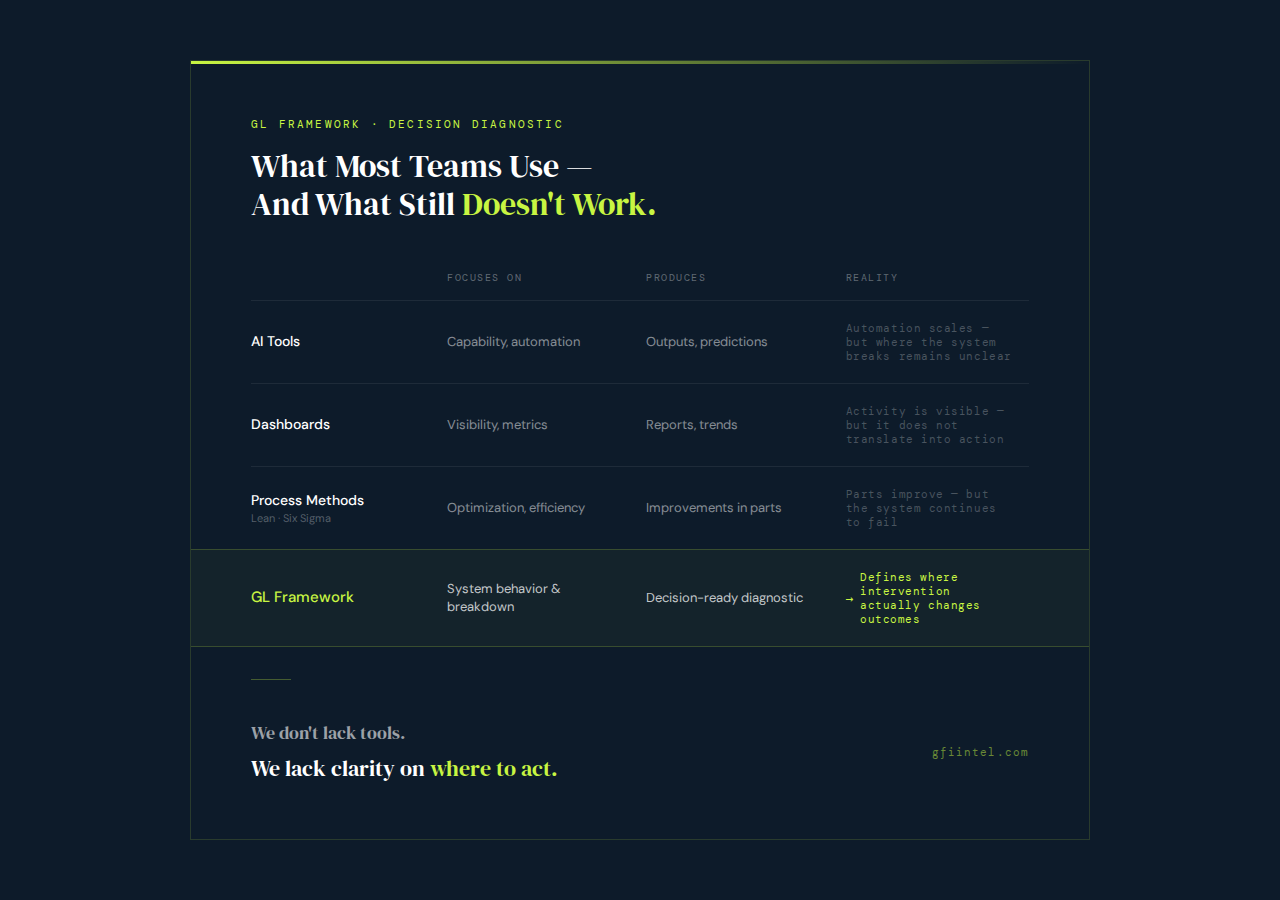
<file: comparison.html>
<!DOCTYPE html>
<html lang="en">
<head>
<meta charset="UTF-8">
<meta name="viewport" content="width=device-width, initial-scale=1.0">
<title>GL Framework Comparison</title>
<style>
  @import url('https://fonts.googleapis.com/css2?family=DM+Serif+Display&family=DM+Mono:wght@400;500&family=DM+Sans:wght@300;400;500&display=swap');

  * { margin: 0; padding: 0; box-sizing: border-box; }

  body {
    background: #0D1B2A;
    display: flex;
    align-items: center;
    justify-content: center;
    min-height: 100vh;
    font-family: 'DM Sans', sans-serif;
  }

  .card {
    width: 900px;
    background: #0D1B2A;
    border: 1px solid rgba(200,245,66,0.15);
    padding: 56px 60px;
    position: relative;
    overflow: hidden;
  }

  .card::before {
    content: '';
    position: absolute;
    top: 0; left: 0; right: 0;
    height: 3px;
    background: linear-gradient(90deg, #c8f542, transparent);
  }

  .header {
    margin-bottom: 48px;
  }

  .label {
    font-family: 'DM Mono', monospace;
    font-size: 11px;
    letter-spacing: 0.2em;
    color: #c8f542;
    text-transform: uppercase;
    margin-bottom: 16px;
  }

  h1 {
    font-family: 'DM Serif Display', serif;
    font-size: 32px;
    color: #ffffff;
    line-height: 1.2;
    font-weight: 400;
  }

  h1 span {
    color: #c8f542;
  }

  .table-wrap {
    width: 100%;
  }

  .table-head {
    display: grid;
    grid-template-columns: 180px 1fr 1fr 1fr;
    gap: 0;
    margin-bottom: 4px;
  }

  .col-header {
    font-family: 'DM Mono', monospace;
    font-size: 10px;
    letter-spacing: 0.15em;
    text-transform: uppercase;
    color: rgba(255,255,255,0.35);
    padding: 0 16px 12px 16px;
  }

  .col-header:first-child { padding-left: 0; }

  .row {
    display: grid;
    grid-template-columns: 180px 1fr 1fr 1fr;
    gap: 0;
    border-top: 1px solid rgba(255,255,255,0.07);
    padding: 20px 0;
    transition: background 0.2s;
  }

  .row:last-child {
    border-bottom: 1px solid rgba(255,255,255,0.07);
  }

  .row.highlight {
    background: rgba(200,245,66,0.04);
    border-top: 1px solid rgba(200,245,66,0.2);
    border-bottom: 1px solid rgba(200,245,66,0.2);
    margin: 0 -60px;
    padding: 20px 60px;
  }

  .cell {
    padding: 0 16px;
    display: flex;
    align-items: flex-start;
    flex-direction: column;
    justify-content: center;
  }

  .cell:first-child { padding-left: 0; }

  .tool-name {
    font-family: 'DM Sans', sans-serif;
    font-size: 14px;
    font-weight: 500;
    color: #ffffff;
    margin-bottom: 2px;
  }

  .row.highlight .tool-name {
    color: #c8f542;
    font-size: 15px;
  }

  .cell-text {
    font-size: 13px;
    color: rgba(255,255,255,0.5);
    line-height: 1.4;
  }

  .row.highlight .cell-text {
    color: rgba(255,255,255,0.75);
  }

  .missing {
    display: inline-block;
    font-family: 'DM Mono', monospace;
    font-size: 11px;
    color: rgba(255,255,255,0.25);
    letter-spacing: 0.05em;
  }

  .answer {
    display: inline-flex;
    align-items: center;
    gap: 6px;
    font-family: 'DM Mono', monospace;
    font-size: 11px;
    color: #c8f542;
    letter-spacing: 0.05em;
  }

  .answer::before {
    content: '→';
    font-size: 13px;
  }

  .footer {
    margin-top: 40px;
    display: flex;
    align-items: center;
    justify-content: space-between;
  }

  .tagline {
    font-size: 13px;
    color: rgba(255,255,255,0.35);
    font-style: italic;
  }

  .tagline strong {
    color: rgba(255,255,255,0.6);
    font-style: normal;
    font-weight: 400;
  }

  .brand {
    font-family: 'DM Mono', monospace;
    font-size: 11px;
    color: rgba(200,245,66,0.5);
    letter-spacing: 0.1em;
  }

  .divider {
    width: 40px;
    height: 1px;
    background: rgba(200,245,66,0.3);
    margin: 32px 0;
  }

  .question {
    font-family: 'DM Serif Display', serif;
    font-size: 18px;
    color: rgba(255,255,255,0.6);
    margin-bottom: 8px;
    font-weight: 400;
  }

  .question-answer {
    font-family: 'DM Serif Display', serif;
    font-size: 22px;
    color: #ffffff;
    font-weight: 400;
  }

  .question-answer span { color: #c8f542; }
</style>
</head>
<body>
<div class="card">

  <div class="header">
    <div class="label">GL Framework · Decision Diagnostic</div>
    <h1>What Most Teams Use —<br>And What Still <span>Doesn't Work.</span></h1>
  </div>

  <div class="table-wrap">
    <div class="table-head">
      <div class="col-header"></div>
      <div class="col-header">Focuses On</div>
      <div class="col-header">Produces</div>
      <div class="col-header">Reality</div>
    </div>

    <div class="row">
      <div class="cell"><span class="tool-name">AI Tools</span></div>
      <div class="cell"><span class="cell-text">Capability, automation</span></div>
      <div class="cell"><span class="cell-text">Outputs, predictions</span></div>
      <div class="cell"><span class="missing">Automation scales — but where the system breaks remains unclear</span></div>
    </div>

    <div class="row">
      <div class="cell"><span class="tool-name">Dashboards</span></div>
      <div class="cell"><span class="cell-text">Visibility, metrics</span></div>
      <div class="cell"><span class="cell-text">Reports, trends</span></div>
      <div class="cell"><span class="missing">Activity is visible — but it does not translate into action</span></div>
    </div>

    <div class="row">
      <div class="cell"><span class="tool-name">Process Methods</span><span style="font-size:11px;color:rgba(255,255,255,0.3);">Lean · Six Sigma</span></div>
      <div class="cell"><span class="cell-text">Optimization, efficiency</span></div>
      <div class="cell"><span class="cell-text">Improvements in parts</span></div>
      <div class="cell"><span class="missing">Parts improve — but the system continues to fail</span></div>
    </div>

    <div class="row highlight">
      <div class="cell"><span class="tool-name">GL Framework</span></div>
      <div class="cell"><span class="cell-text">System behavior &amp; breakdown</span></div>
      <div class="cell"><span class="cell-text">Decision-ready diagnostic</span></div>
      <div class="cell"><span class="answer">Defines where intervention actually changes outcomes</span></div>
    </div>
  </div>

  <div class="divider"></div>

  <div class="footer">
    <div>
      <div class="question">We don't lack tools.</div>
      <div class="question-answer">We lack clarity on <span>where to act.</span></div>
    </div>
    <div class="brand">gfiintel.com</div>
  </div>

</div>
</body>
</html>
</file>
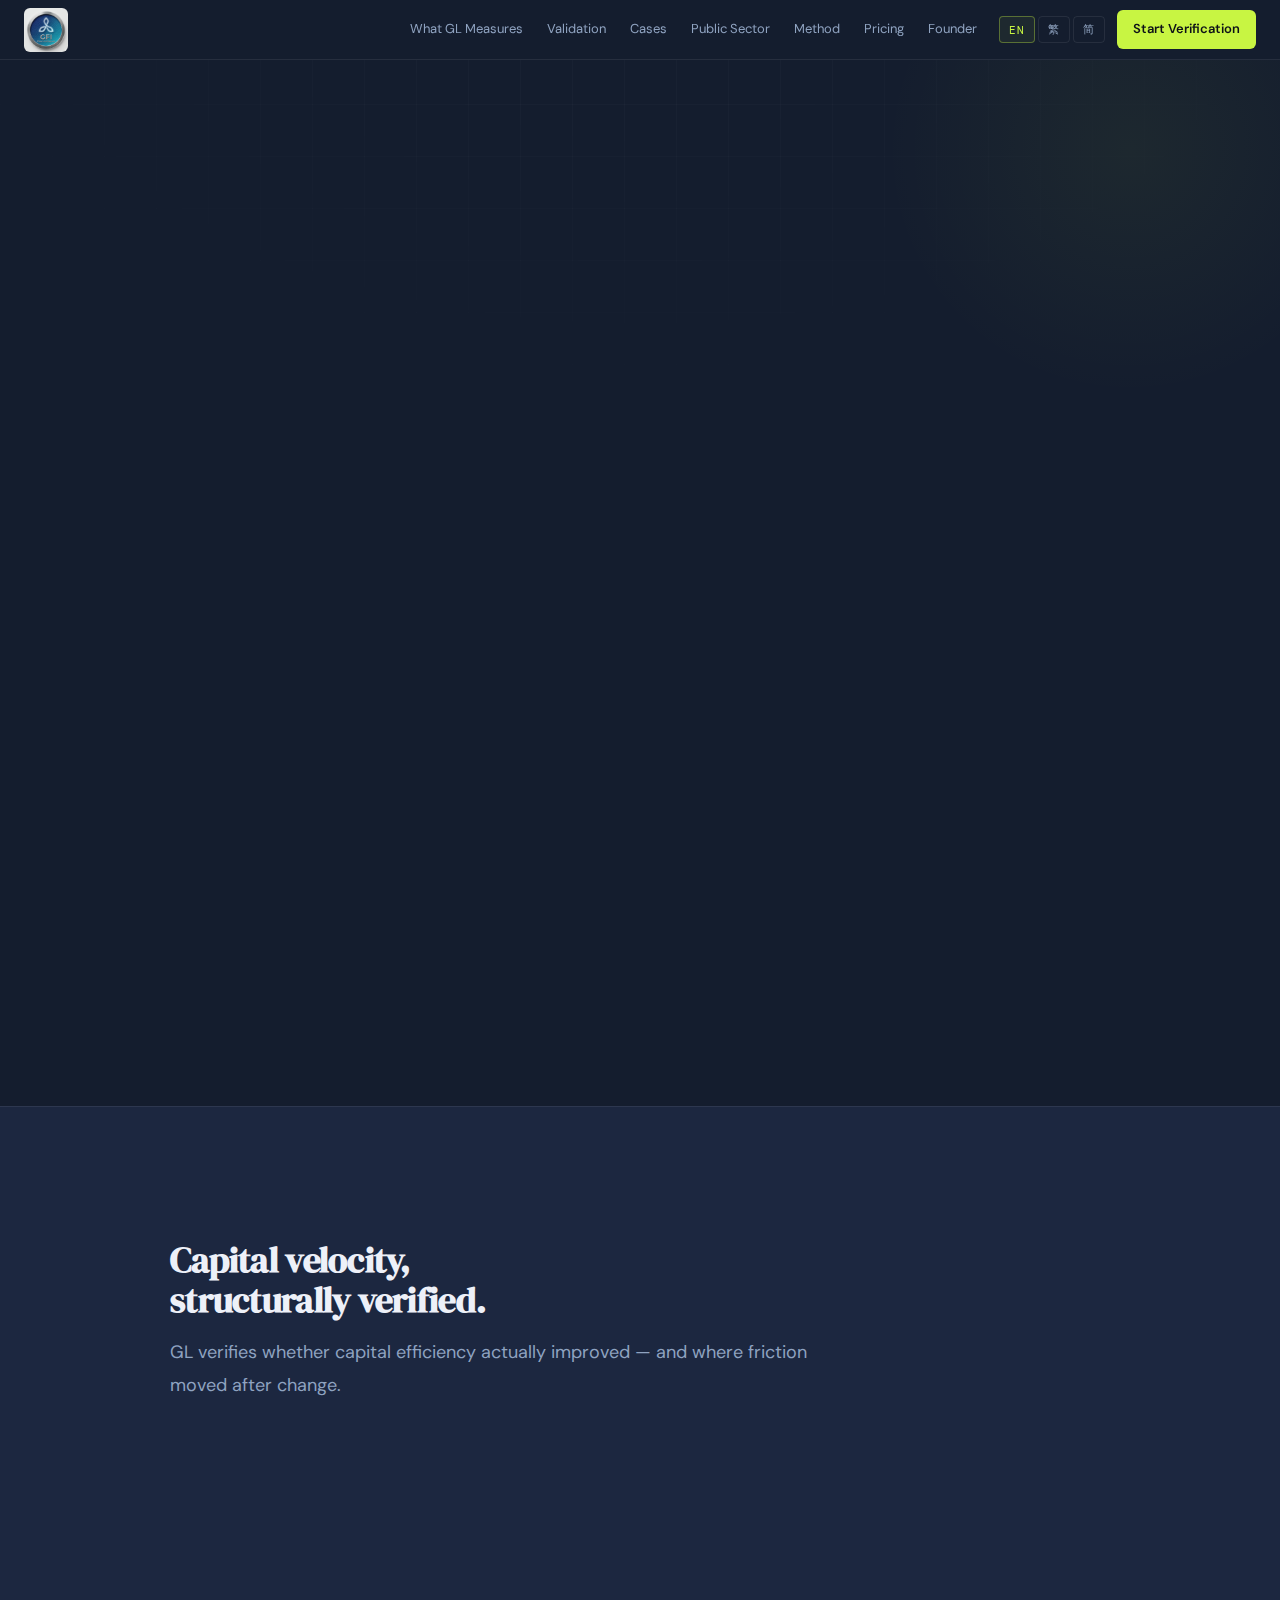
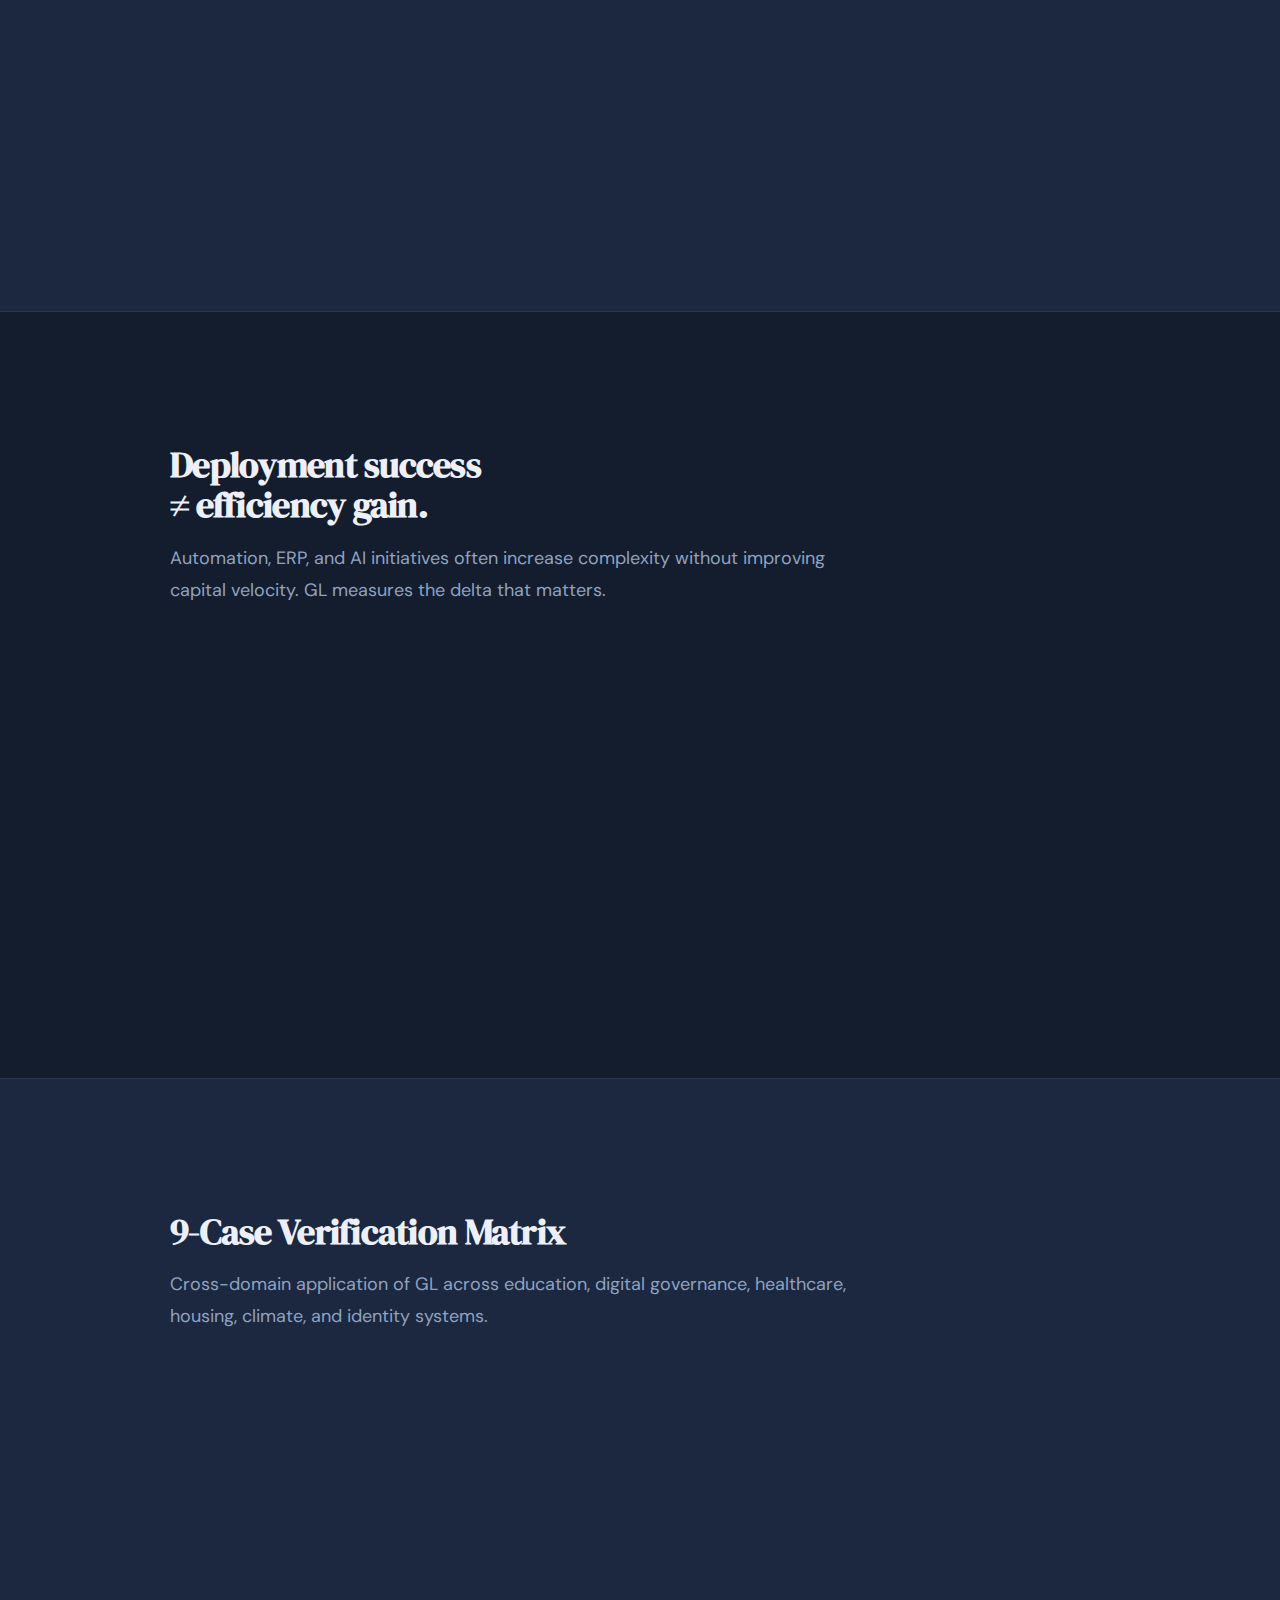
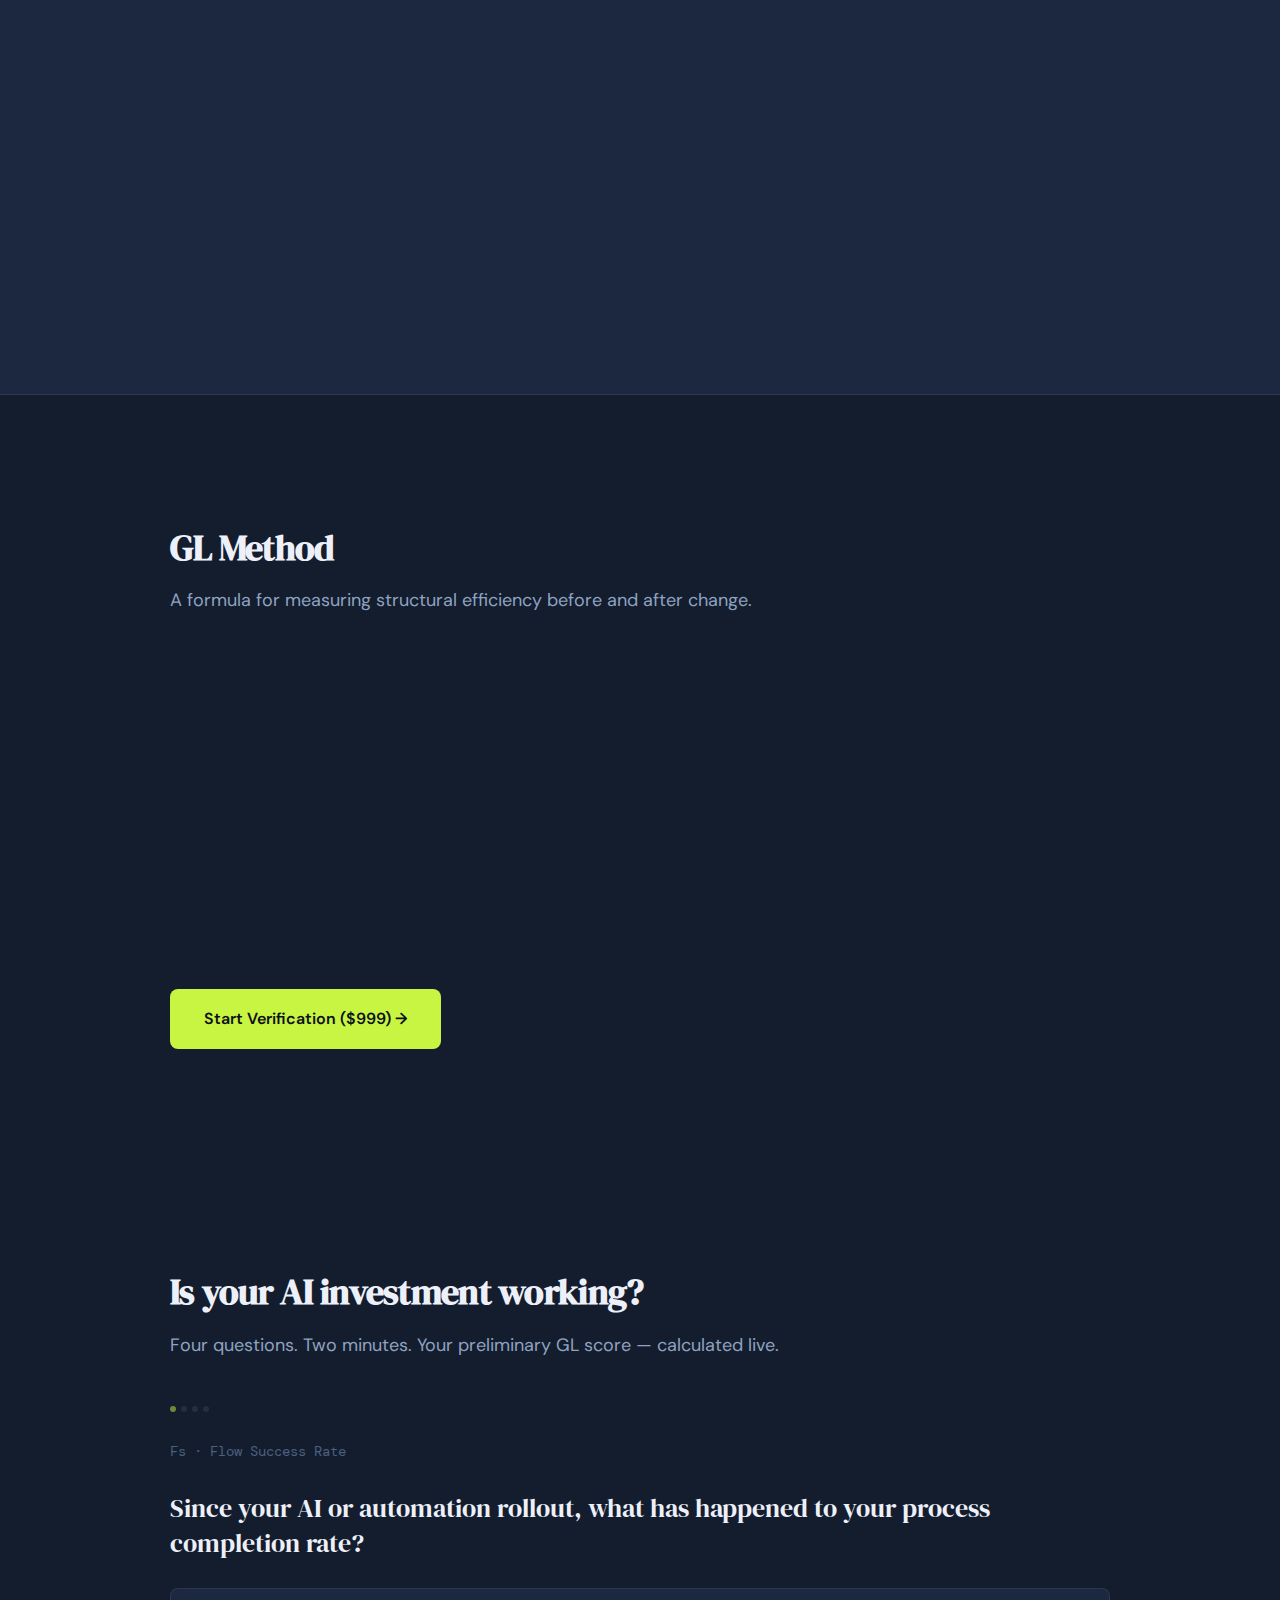
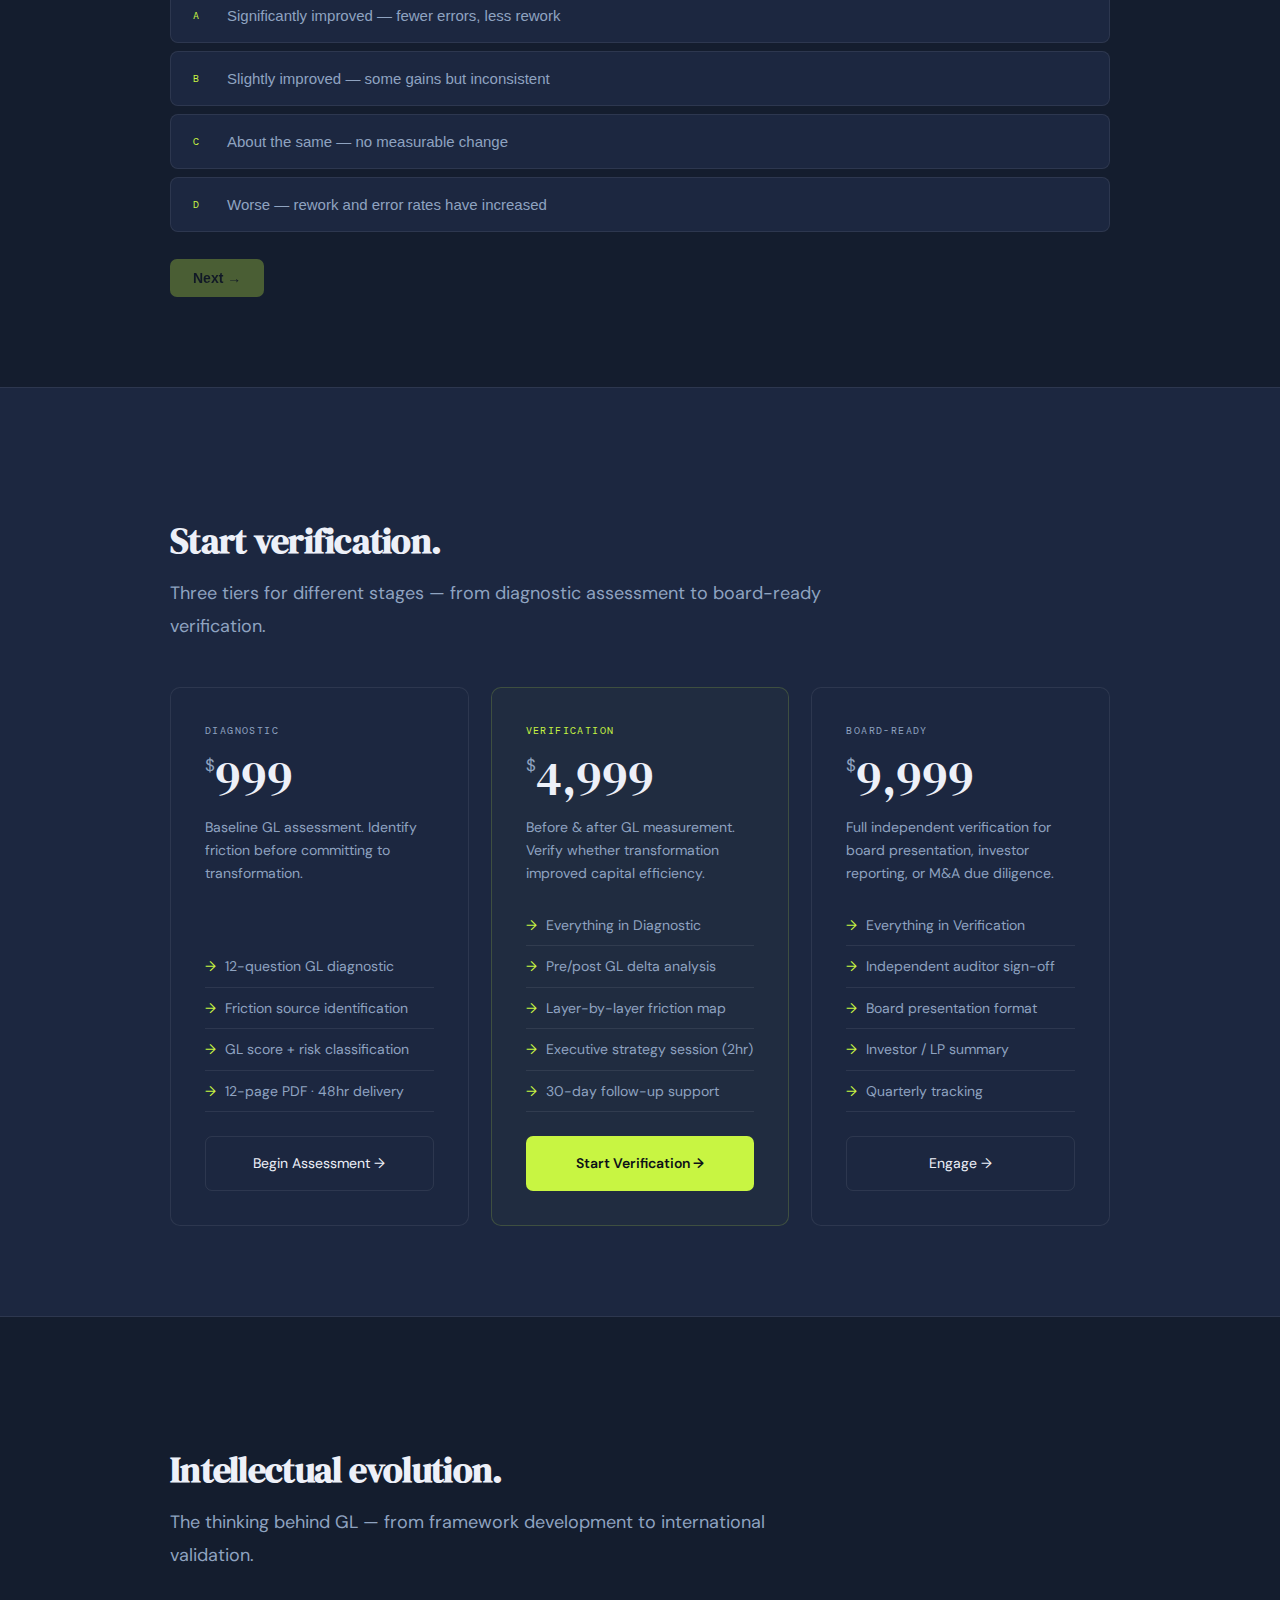
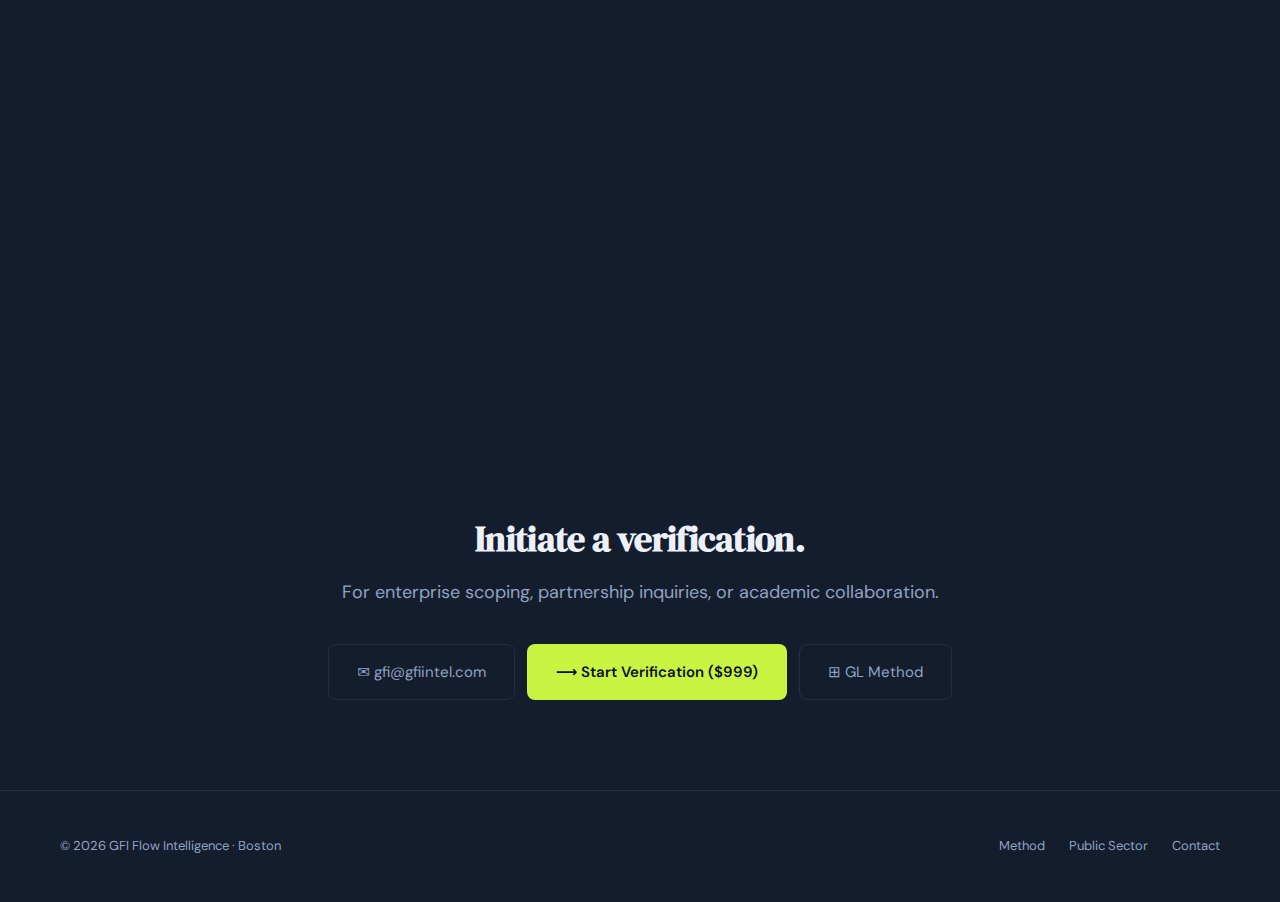
<file: enterprise.html>
<!DOCTYPE html>
<html lang="en">
<head>
<meta charset="UTF-8">
<meta name="viewport" content="width=device-width, initial-scale=1.0">
<meta name="description" content="GL independently verifies whether organizational change increases or decreases capital efficiency.">
<title>Capital Efficiency Verification | GFI Flow Intelligence</title>
<link rel="preconnect" href="https://fonts.googleapis.com">
<link rel="preconnect" href="https://fonts.gstatic.com" crossorigin>
<link href="https://fonts.googleapis.com/css2?family=DM+Serif+Display:ital@0;1&family=DM+Mono:wght@400;500&family=DM+Sans:wght@300;400;500&display=swap" rel="stylesheet">
<style>
:root {
  --bg:     #141d2e;
  --surf:   #1c2740;
  --surf2:  #22304e;
  --border: rgba(255,255,255,0.08);
  --text:   #edf0f8;
  --muted:  #8fa3c0;
  --dim:    #4a6080;
  --accent: #c8f542;
  --blue:   #4da3ff;
  --serif:  'DM Serif Display', Georgia, serif;
  --mono:   'DM Mono', monospace;
  --sans:   'DM Sans', system-ui, sans-serif;
}
*,*::before,*::after{box-sizing:border-box;margin:0;padding:0}
html{scroll-behavior:smooth;-webkit-text-size-adjust:100%}
body{background:var(--bg);color:var(--text);font-family:var(--sans);font-size:17px;line-height:1.75;overflow-x:hidden}
img{max-width:100%;display:block}

/* HEADER */
header{position:fixed;inset:0 0 auto 0;z-index:100;height:60px;padding:0 24px;display:flex;align-items:center;justify-content:space-between;background:rgba(20,29,46,0.93);backdrop-filter:blur(16px);-webkit-backdrop-filter:blur(16px);border-bottom:1px solid var(--border)}
.logo img{height:44px;width:auto;mix-blend-mode:lighten;border-radius:6px}
nav{display:flex;align-items:center;gap:4px}
nav a{font-size:13px;color:var(--muted);text-decoration:none;padding:6px 10px;border-radius:6px;white-space:nowrap;transition:color .2s,background .2s}
nav a:hover{color:var(--text);background:rgba(255,255,255,0.05)}
.lang-grp{display:flex;gap:3px;margin-left:8px}
.lb-btn{font-family:var(--mono);font-size:11px;letter-spacing:.08em;padding:5px 9px;border:1px solid var(--border);border-radius:4px;background:none;color:var(--muted);cursor:pointer;transition:all .2s}
.lb-btn:hover{color:var(--text);border-color:rgba(255,255,255,0.18)}
.lb-btn.on{color:var(--accent);border-color:rgba(200,245,66,0.35);background:rgba(200,245,66,0.06)}
.nav-cta{display:inline-block;padding:8px 16px;background:var(--accent);color:#0d1117;font-size:13px;font-weight:600;border-radius:6px;text-decoration:none;margin-left:8px;white-space:nowrap;transition:opacity .2s}
.nav-cta:hover{opacity:.85}

/* HAMBURGER */
.ham{display:none;flex-direction:column;justify-content:center;gap:5px;width:36px;height:36px;padding:6px;background:none;border:none;cursor:pointer}
.ham span{display:block;height:2px;background:var(--text);border-radius:2px;transition:transform .25s,opacity .2s}
.ham.open span:nth-child(1){transform:translateY(7px) rotate(45deg)}
.ham.open span:nth-child(2){opacity:0}
.ham.open span:nth-child(3){transform:translateY(-7px) rotate(-45deg)}

/* DRAWER */
.drawer{display:none;position:fixed;top:60px;left:0;right:0;z-index:99;background:rgba(20,29,46,0.97);backdrop-filter:blur(16px);border-bottom:1px solid var(--border);padding:16px 24px 24px;flex-direction:column}
.drawer.open{display:flex}
.drawer a{font-size:17px;color:var(--muted);text-decoration:none;padding:14px 0;border-bottom:1px solid var(--border);transition:color .2s}
.drawer a:hover{color:var(--text)}
.drawer-lang{display:flex;gap:8px;padding:16px 0 0}
.drawer-cta{display:block;text-align:center;padding:16px;background:var(--accent);color:#0d1117;font-weight:600;font-size:16px;border-radius:8px;text-decoration:none;margin-top:16px;border-bottom:none!important}

/* LANG */
.lb{display:none}
.lb.on{display:block}

/* LAYOUT */
.wrap{max-width:1060px;margin:0 auto;padding:0 clamp(20px,5vw,60px)}

/* HERO */
.hero{position:relative;min-height:100svh;display:flex;flex-direction:column;justify-content:center;overflow:hidden}
.hero-grid{position:absolute;inset:0;background-image:linear-gradient(rgba(255,255,255,.018) 1px,transparent 1px),linear-gradient(90deg,rgba(255,255,255,.018) 1px,transparent 1px);background-size:52px 52px;mask-image:radial-gradient(ellipse 80% 50% at 50% 0%,black 20%,transparent 75%);pointer-events:none}
.hero-glow{position:absolute;width:500px;height:500px;background:radial-gradient(circle,rgba(200,245,66,.05) 0%,transparent 70%);top:-100px;right:-100px;pointer-events:none}
.hero-inner{position:relative;padding:clamp(80px,14vh,140px) 0 clamp(60px,10vh,100px)}
.eyebrow{font-family:var(--mono);font-size:11px;letter-spacing:.2em;text-transform:uppercase;color:var(--accent);margin-bottom:clamp(16px,3vh,24px);opacity:0;animation:up .6s .1s forwards}
.hero h1{font-family:var(--serif);font-size:clamp(28px,4vw,46px);line-height:1.1;letter-spacing:-.02em;max-width:820px;margin-bottom:clamp(18px,3vh,28px);opacity:0;animation:up .6s .25s forwards}
.hero h1 em{font-style:italic;color:var(--accent)}
.hero-sub{font-size:clamp(16px,2vw,19px);color:var(--muted);max-width:580px;line-height:1.75;margin-bottom:clamp(28px,5vh,44px);opacity:0;animation:up .6s .4s forwards}
.hero-btns{display:flex;flex-wrap:wrap;gap:12px;opacity:0;animation:up .6s .55s forwards}
.btn-solid{display:inline-flex;align-items:center;padding:clamp(13px,2vh,16px) clamp(22px,3vw,34px);background:var(--accent);color:#0d1117;font-weight:600;font-size:clamp(14px,1.8vw,16px);border-radius:8px;text-decoration:none;white-space:nowrap;transition:opacity .2s,transform .2s}
.btn-solid:hover{opacity:.87;transform:translateY(-1px)}
.btn-ghost{display:inline-flex;align-items:center;padding:clamp(13px,2vh,16px) clamp(22px,3vw,34px);border:1px solid var(--border);color:var(--muted);font-size:clamp(14px,1.8vw,16px);border-radius:8px;text-decoration:none;white-space:nowrap;transition:all .2s}
.btn-ghost:hover{border-color:rgba(255,255,255,.2);color:var(--text)}
.hero-stats{display:flex;flex-wrap:wrap;gap:clamp(24px,4vw,52px);margin-top:clamp(40px,7vh,72px);padding-top:clamp(28px,4vh,44px);border-top:1px solid var(--border);opacity:0;animation:up .6s .7s forwards}
.stat-n{font-family:var(--serif);font-size:clamp(26px,4vw,40px);color:var(--accent);line-height:1}
.stat-l{font-size:13px;color:var(--muted);margin-top:5px}

/* SECTOR PORTAL CARDS */
.sector-portal{display:grid;grid-template-columns:1fr 1fr;gap:clamp(12px,2vw,20px);margin-top:clamp(32px,5vh,52px);opacity:0;animation:up .6s .85s forwards}
.sp-card{background:var(--surf);border:1px solid var(--border);border-radius:12px;padding:clamp(22px,3vw,36px);text-decoration:none;transition:border-color .25s,transform .25s,background .25s;display:flex;flex-direction:column;gap:10px}
.sp-card:hover{border-color:rgba(200,245,66,.3);transform:translateY(-3px);background:var(--surf2)}
.sp-card.gov{border-color:rgba(200,245,66,.15)}
.sp-card.priv{border-color:rgba(77,163,255,.15)}
.sp-card.gov:hover{border-color:rgba(200,245,66,.45)}
.sp-card.priv:hover{border-color:rgba(77,163,255,.45)}
.sp-tag{font-family:var(--mono);font-size:10px;letter-spacing:.16em;text-transform:uppercase}
.sp-card.gov .sp-tag{color:var(--accent)}
.sp-card.priv .sp-tag{color:var(--blue)}
.sp-title{font-family:var(--serif);font-size:clamp(17px,2.2vw,24px);color:var(--text);line-height:1.25}
.sp-desc{font-size:clamp(13px,1.6vw,15px);color:var(--muted);line-height:1.65;flex-grow:1}
.sp-cta{font-family:var(--mono);font-size:11px;letter-spacing:.1em;text-transform:uppercase;margin-top:4px}
.sp-card.gov .sp-cta{color:var(--accent)}
.sp-card.priv .sp-cta{color:var(--blue)}
@media(max-width:640px){.sector-portal{grid-template-columns:1fr}}

/* SECTIONS */
section{padding:clamp(60px,10vh,110px) 0}
section.band{background:var(--surf);border-top:1px solid var(--border);border-bottom:1px solid var(--border)}
h2.stitle{font-family:var(--serif);font-size:clamp(22px,3.2vw,36px);line-height:1.12;letter-spacing:-.02em;margin-bottom:16px}
.slead{font-size:clamp(16px,1.9vw,18px);color:var(--muted);max-width:680px;line-height:1.8}

/* MEASURES */
.mg{display:grid;grid-template-columns:repeat(auto-fit,minmax(min(230px,100%),1fr));gap:1px;background:var(--border);border:1px solid var(--border);border-radius:10px;overflow:hidden;margin-top:clamp(28px,5vh,48px)}
.mc{background:var(--surf);padding:clamp(22px,3vw,34px);transition:background .2s}
.mc:hover{background:var(--surf2)}
.mc-eye{font-family:var(--mono);font-size:11px;color:var(--accent);letter-spacing:.12em;margin-bottom:12px}
.mc h3{font-family:var(--serif);font-size:clamp(16px,2vw,20px);margin-bottom:9px}
.mc p{color:var(--muted);font-size:clamp(13px,1.7vw,15px);line-height:1.65}
.fstrip{margin-top:clamp(20px,3vh,32px);padding:clamp(18px,2vw,26px) clamp(20px,3vw,32px);background:rgba(0,0,0,.2);border:1px solid var(--border);border-radius:8px;font-family:var(--mono);font-size:clamp(12px,1.6vw,14px);color:var(--muted);display:flex;flex-wrap:wrap;align-items:center;gap:10px;line-height:1.6}
.fstrip a{font-size:11px;letter-spacing:.1em;color:var(--accent);text-decoration:none;margin-left:auto;white-space:nowrap}

/* BEFORE/AFTER */
.ba-wrap{display:grid;grid-template-columns:1fr 1fr;gap:clamp(10px,2vw,20px);margin-top:clamp(28px,5vh,48px)}
.ba{background:var(--surf);border:1px solid var(--border);border-radius:10px;padding:clamp(20px,3vw,32px)}
.ba.good{border-color:rgba(200,245,66,.18);background:rgba(200,245,66,.025)}
.ba-head{font-family:var(--mono);font-size:10px;letter-spacing:.14em;text-transform:uppercase;color:var(--muted);margin-bottom:18px}
.ba.good .ba-head{color:var(--accent)}
.ba ul{list-style:none}
.ba ul li{display:flex;gap:10px;padding:9px 0;border-bottom:1px solid var(--border);font-size:clamp(13px,1.7vw,15px);color:var(--muted);line-height:1.55}
.ba.good ul li{color:var(--text)}
.ba ul li::before{content:'—';color:var(--dim);flex-shrink:0}
.ba.good ul li::before{content:'✓';color:var(--accent)}

/* TABLE */
.tscroll{overflow-x:auto;-webkit-overflow-scrolling:touch;margin-top:clamp(28px,5vh,48px);border:1px solid var(--border);border-radius:10px}
table{width:100%;min-width:540px;border-collapse:collapse;font-size:clamp(13px,1.7vw,14px)}
th{font-family:var(--mono);font-size:10px;letter-spacing:.13em;text-transform:uppercase;color:var(--muted);padding:13px 16px;border-bottom:1px solid var(--border);text-align:left;background:var(--surf);white-space:nowrap}
td{padding:13px 16px;border-bottom:1px solid var(--border);color:var(--muted);vertical-align:middle}
td:nth-child(2){color:var(--text)}
tr:hover td{background:rgba(255,255,255,.018)}
.gln{font-family:var(--mono);font-size:15px;color:var(--accent);font-weight:500}
.lo-txt{color:#ff6b6b!important}
.tag{display:inline-block;padding:3px 8px;border-radius:4px;font-family:var(--mono);font-size:10px;white-space:nowrap}
.tag.hi{background:rgba(200,245,66,.1);color:var(--accent)}
.tag.md{background:rgba(77,163,255,.1);color:var(--blue)}
.tag.lo{background:rgba(255,107,107,.1);color:#ff7070}

/* METHOD CARDS */
.mgrid{display:grid;grid-template-columns:repeat(auto-fit,minmax(min(260px,100%),1fr));gap:clamp(12px,2vw,18px);margin-top:clamp(24px,4vh,40px)}
.mcard{background:var(--surf);border:1px solid var(--border);border-radius:10px;padding:clamp(18px,2.6vw,26px)}
.mkv{font-family:var(--mono);font-size:10px;letter-spacing:.14em;text-transform:uppercase;color:var(--muted);margin-bottom:10px}
.meq{font-family:var(--mono);color:var(--accent);font-size:14px;line-height:1.7;word-break:break-word}
.mlist{list-style:none;margin-top:10px}
.mlist li{padding:10px 0;border-bottom:1px solid var(--border);color:var(--muted);display:flex;gap:10px;font-size:14px}
.mlist li::before{content:'✓';color:var(--accent);flex:0 0 auto}

/* PRICING */
.pg{display:grid;grid-template-columns:repeat(auto-fit,minmax(min(250px,100%),1fr));gap:clamp(12px,2vw,22px);margin-top:clamp(28px,5vh,48px)}
.pc{background:var(--surf);border:1px solid var(--border);border-radius:10px;padding:clamp(22px,3vw,34px);display:flex;flex-direction:column;transition:border-color .2s,transform .25s}
.pc:hover{border-color:rgba(200,245,66,.2);transform:translateY(-3px)}
.pc.feat{border-color:rgba(200,245,66,.18);background:rgba(200,245,66,.025)}
.pc-tier{font-family:var(--mono);font-size:10px;letter-spacing:.14em;text-transform:uppercase;color:var(--muted);margin-bottom:14px}
.pc.feat .pc-tier{color:var(--accent)}
.pc-amt{font-family:var(--serif);font-size:clamp(34px,5vw,48px);line-height:1;margin-bottom:4px}
.pc-cur{font-family:var(--sans);font-size:17px;vertical-align:top;line-height:1.3;color:var(--muted)}
.pc-desc{color:var(--muted);font-size:clamp(13px,1.7vw,14px);line-height:1.65;margin:10px 0 20px;flex-grow:1}
.pc-feats{list-style:none;margin-bottom:24px}
.pc-feats li{font-size:clamp(13px,1.7vw,14px);color:var(--muted);padding:8px 0;border-bottom:1px solid var(--border);display:flex;gap:9px}
.pc-feats li::before{content:'→';color:var(--accent);flex-shrink:0}
.pc-btn{display:block;text-align:center;padding:clamp(12px,1.8vh,14px);border:1px solid var(--border);color:var(--text);text-decoration:none;border-radius:7px;font-size:14px;transition:background .2s,border-color .2s}
.pc-btn:hover{background:rgba(255,255,255,.04);border-color:rgba(255,255,255,.16)}
.pc.feat .pc-btn{background:var(--accent);color:#0d1117;border-color:transparent;font-weight:600}
.pc.feat .pc-btn:hover{opacity:.88}

/* QUICK SCAN */
.qs-wrap{margin-top:clamp(28px,5vh,48px)}
.qs-step{display:none}.qs-step.active{display:block}
.qs-q{font-family:var(--serif);font-size:clamp(18px,2.5vw,26px);color:var(--text);line-height:1.35;margin-bottom:clamp(20px,3vh,32px)}
.qs-sub{font-size:clamp(13px,1.6vw,14px);color:var(--dim);font-family:var(--mono);margin-bottom:clamp(20px,3vh,28px)}
.qs-opts{display:flex;flex-direction:column;gap:8px}
.qs-opt{display:flex;align-items:center;gap:14px;padding:clamp(14px,2vh,18px) clamp(16px,2.5vw,22px);background:var(--surf);border:1px solid var(--border);border-radius:8px;cursor:pointer;transition:all .2s;font-size:clamp(14px,1.7vw,15px);color:var(--muted);text-align:left;width:100%}
.qs-opt:hover{background:var(--surf2);border-color:rgba(200,245,66,.25);color:var(--text)}
.qs-opt.selected{background:rgba(200,245,66,.07);border-color:rgba(200,245,66,.4);color:var(--text)}
.qs-opt-key{font-family:var(--mono);font-size:10px;letter-spacing:.1em;width:20px;flex-shrink:0;color:var(--accent)}
.qs-nav{display:flex;align-items:center;gap:12px;margin-top:clamp(20px,3vh,28px)}
.qs-btn{padding:10px 22px;border-radius:7px;font-size:14px;cursor:pointer;transition:all .2s;border:1px solid var(--border);background:none;color:var(--muted)}
.qs-btn:hover{color:var(--text);border-color:rgba(255,255,255,.2)}
.qs-btn.primary{background:var(--accent);color:#0d1117;border-color:transparent;font-weight:600}
.qs-btn.primary:hover{opacity:.88}
.qs-btn:disabled{opacity:.3;cursor:default}
.qs-progress{display:flex;gap:5px;margin-bottom:clamp(20px,3vh,28px)}
.qs-dot{width:6px;height:6px;border-radius:50%;background:var(--border);transition:background .3s}
.qs-dot.done{background:var(--accent)}
.qs-dot.active{background:rgba(200,245,66,.5)}
.qs-result{display:none;text-align:center;padding:clamp(32px,5vh,52px) 0}
.qs-result.show{display:block}
.qs-gl-display{font-family:var(--serif);font-size:clamp(52px,9vw,88px);line-height:1;margin-bottom:8px}
.qs-gl-display.hi{color:var(--accent)}
.qs-gl-display.mid{color:#ffb347}
.qs-gl-display.lo{color:#ff6b6b}
.qs-gl-label{font-family:var(--mono);font-size:11px;letter-spacing:.16em;text-transform:uppercase;color:var(--dim);margin-bottom:clamp(20px,3vh,28px)}
.qs-verdict{font-family:var(--serif);font-size:clamp(16px,2.2vw,22px);color:var(--text);line-height:1.4;max-width:540px;margin:0 auto clamp(16px,2.5vh,24px)}
.qs-finding{font-size:clamp(14px,1.7vw,15px);color:var(--muted);line-height:1.8;max-width:580px;margin:0 auto clamp(24px,4vh,36px)}
.qs-cta-row{display:flex;flex-wrap:wrap;gap:10px;justify-content:center}
.qs-reset{font-family:var(--mono);font-size:11px;color:var(--dim);cursor:pointer;text-decoration:underline;margin-top:16px;display:block;background:none;border:none}
.qs-reset:hover{color:var(--muted)}

/* PUBLICATIONS */
.pub-list{margin-top:clamp(28px,5vh,48px)}
.pub-item{display:flex;justify-content:space-between;align-items:baseline;gap:20px;padding:clamp(16px,2.5vh,24px) 0;border-bottom:1px solid var(--border);transition:opacity .2s}
.pub-item:hover{opacity:.7}
.pub-date{font-family:var(--mono);font-size:12px;color:var(--dim);white-space:nowrap;flex-shrink:0}
.pub-t{font-size:clamp(14px,1.8vw,16px);color:var(--text);text-decoration:none;flex-grow:1;line-height:1.5}
.pub-tag{font-family:var(--mono);font-size:10px;letter-spacing:.08em;text-transform:uppercase;color:var(--accent);white-space:nowrap;flex-shrink:0}

/* CONTACT */
.contact-links{display:flex;flex-wrap:wrap;gap:12px;margin-top:clamp(28px,5vh,44px)}
.cl{display:inline-flex;align-items:center;gap:8px;padding:clamp(12px,1.8vh,14px) clamp(20px,2.5vw,28px);border:1px solid var(--border);border-radius:8px;color:var(--muted);text-decoration:none;font-size:clamp(14px,1.8vw,15px);transition:all .2s}
.cl:hover{color:var(--text);border-color:rgba(255,255,255,.18)}
.cl.primary{background:var(--accent);color:#0d1117;border-color:transparent;font-weight:600}
.cl.primary:hover{opacity:.88;color:#0d1117}

/* FOOTER */
footer{padding:clamp(28px,5vh,44px) clamp(20px,5vw,60px);border-top:1px solid var(--border);display:flex;justify-content:space-between;align-items:center;flex-wrap:wrap;gap:16px;color:var(--muted);font-size:13px}
footer a{color:var(--muted);text-decoration:none}
footer a:hover{color:var(--text)}
.footer-links{display:flex;gap:24px;flex-wrap:wrap}

/* ANIMATIONS */
@keyframes up{from{opacity:0;transform:translateY(18px)}to{opacity:1;transform:translateY(0)}}
.reveal{opacity:0;transform:translateY(20px);transition:opacity .65s,transform .65s}
.reveal.vis{opacity:1;transform:none}

/* RESPONSIVE */
@media(max-width:768px){
  nav{display:none}
  .ham{display:flex}
  .ba-wrap{grid-template-columns:1fr}
  .pub-date{display:none}
  footer{flex-direction:column;text-align:center}
}
.mobile-lang{display:none;position:fixed;top:60px;left:0;right:0;z-index:98;background:rgba(20,29,46,0.97);border-bottom:1px solid var(--border);padding:8px 20px;gap:8px;align-items:center;}
@media(max-width:768px){.mobile-lang{display:flex}.hero{padding-top:40px}}
</style>
</head>
<body>

<header>
  <a href="index.html" class="logo"><img src="GFILOGO.png" alt="GFI Flow Intelligence"></a>
  <nav>
    <a href="#measures"   onclick="navTo('measures',event)">What GL Measures</a>
    <a href="#validation" onclick="navTo('validation',event)">Validation</a>
    <a href="cases.html">Cases</a>
    <a href="government.html">Public Sector</a>
    <a href="#method"     onclick="navTo('method',event)">Method</a>
    <a href="#pricing"    onclick="navTo('pricing',event)">Pricing</a>
    <a href="about.html">Founder</a>
    <div class="lang-grp">
      <button class="lb-btn on"  onclick="setLang('en',this)">EN</button>
      <button class="lb-btn"     onclick="setLang('tw',this)">繁</button>
      <button class="lb-btn"     onclick="setLang('cn',this)">简</button>
    </div>
    <a href="https://buy.stripe.com/8x25kFbp0dM4gQl0fB3VC00" class="nav-cta" target="_blank" rel="noopener">Start Verification</a>
  </nav>
  <button class="ham" id="ham" aria-label="Menu" onclick="toggleDrawer()">
    <span></span><span></span><span></span>
  </button>
</header>

<div class="mobile-lang">
  <span style="font-family:var(--mono);font-size:10px;letter-spacing:.1em;color:var(--dim);text-transform:uppercase;margin-right:4px">Lang</span>
  <button class="lb-btn on"  onclick="setLang('en',this)">EN</button>
  <button class="lb-btn"     onclick="setLang('tw',this)">繁</button>
  <button class="lb-btn"     onclick="setLang('cn',this)">简</button>
</div>

<div class="drawer" id="drawer">
  <a href="#measures"   onclick="navTo('measures',event);closeDrawer()">What GL Measures</a>
  <a href="#validation" onclick="navTo('validation',event);closeDrawer()">Validation</a>
  <a href="cases.html"  onclick="closeDrawer()">Cases</a>
  <a href="government.html" onclick="closeDrawer()">Public Sector</a>
  <a href="#method"     onclick="navTo('method',event);closeDrawer()">Method</a>
  <a href="#pricing"    onclick="navTo('pricing',event);closeDrawer()">Pricing</a>
  <a href="about.html"  onclick="closeDrawer()">Founder</a>
  <div class="drawer-lang">
    <button class="lb-btn on" onclick="setLang('en',this)">EN</button>
    <button class="lb-btn"    onclick="setLang('tw',this)">繁</button>
    <button class="lb-btn"    onclick="setLang('cn',this)">简</button>
  </div>
  <a href="https://buy.stripe.com/8x25kFbp0dM4gQl0fB3VC00" class="drawer-cta" target="_blank" rel="noopener" onclick="closeDrawer()">Start Verification →</a>
</div>

<!-- ══════════ ENGLISH ══════════ -->
<div class="lb on" data-lang="en">

<div class="hero">
  <div class="hero-grid"></div><div class="hero-glow"></div>
  <div class="wrap hero-inner">
    <div class="eyebrow">GFI Flow Intelligence · Boston</div>
    <h1>Does your transformation<br><em>actually</em> improve<br>capital efficiency?</h1>
    <p class="hero-sub">GL independently verifies whether organizational change increases or decreases capital velocity — before and after transformation.</p>
    <div class="hero-btns">
      <a href="https://buy.stripe.com/8x25kFbp0dM4gQl0fB3VC00" class="btn-solid" target="_blank" rel="noopener">Start Verification ($999) →</a>
      <a href="#method" class="btn-ghost">View Method</a>
    </div>
    <div class="hero-stats">
      <div><div class="stat-n">9</div><div class="stat-l">International Cases</div></div>
      <div><div class="stat-n">GL</div><div class="stat-l">Proprietary Formula</div></div>
      <div><div class="stat-n">3</div><div class="stat-l">Engagement Tiers</div></div>
      <div><div class="stat-n">Δ</div><div class="stat-l">Before &amp; After Delta</div></div>
    </div>
    <div class="sector-portal">
      <a href="government.html" class="sp-card gov">
        <div class="sp-tag">Public Sector</div>
        <div class="sp-title">Government &amp; Public Administration</div>
        <p class="sp-desc">Independent structural diagnosis of government programs — UI systems, audit analysis, cross-state efficiency comparison. For state auditors, oversight offices, and public researchers.</p>
        <div class="sp-cta">Explore →</div>
      </a>
      <a href="#pricing" onclick="navTo('pricing',event)" class="sp-card priv">
        <div class="sp-tag">Private Sector</div>
        <div class="sp-title">Enterprise &amp; Capital Efficiency</div>
        <p class="sp-desc">GL independently verifies whether organizational transformation improves capital velocity. For ERP, AI, and digital transformation leaders who need proof, not promises.</p>
        <div class="sp-cta">Explore →</div>
      </a>
    </div>
  </div>
</div>

<section class="band" id="measures">
  <div class="wrap">
    <div class="eyebrow">What GL Measures</div>
    <h2 class="stitle">Capital velocity,<br>structurally verified.</h2>
    <p class="slead">GL verifies whether capital efficiency actually improved — and where friction moved after change.</p>
    <div class="mg reveal">
      <div class="mc"><div class="mc-eye">01 · Fs</div><h3>Flow Success Rate</h3><p>% of eligible processes completing their core workflow without friction-induced failure.</p></div>
      <div class="mc"><div class="mc-eye">02 · Vn</div><h3>Strategic Value</h3><p>Weighted policy and capital impact scored 0–10 against transformation objectives.</p></div>
      <div class="mc"><div class="mc-eye">03 · Pd</div><h3>Pain Duration</h3><p>Annual hours consumed by structural friction — approvals, rework loops, bottlenecks.</p></div>
      <div class="mc"><div class="mc-eye">04 · Cf</div><h3>Cognitive Friction</h3><p>Mental load index (0–10) reflecting complexity imposed on users navigating the system.</p></div>
    </div>
    <div class="fstrip reveal">
      <span>GL = (Fs × Vn) / (Pd × Cf)</span>
      <span style="color:var(--dim)">·</span>
      <span>GL<sub>r</sub> = (Fs × Vn) / (Pd × Cf × SRF)</span>
      <a href="#method">VIEW METHOD →</a>
    </div>
  </div>
</section>

<section id="before-after">
  <div class="wrap">
    <div class="eyebrow">Why Before &amp; After</div>
    <h2 class="stitle">Deployment success<br>≠ efficiency gain.</h2>
    <p class="slead">Automation, ERP, and AI initiatives often increase complexity without improving capital velocity. GL measures the delta that matters.</p>
    <div class="ba-wrap reveal">
      <div class="ba">
        <div class="ba-head">Without GL Verification</div>
        <ul>
          <li>ERP deployed — approval layers multiplied</li>
          <li>AI tools added — decision latency unchanged</li>
          <li>Reorganization done — rework increased</li>
          <li>Digital roadmap launched — capital velocity declined</li>
          <li>Consultants validated deployment — efficiency unmeasured</li>
        </ul>
      </div>
      <div class="ba good">
        <div class="ba-head">With GL Verification</div>
        <ul>
          <li>Baseline GL score established pre-transformation</li>
          <li>Friction sources quantified by layer</li>
          <li>Post-change GL delta calculated independently</li>
          <li>Capital efficiency gain or loss documented</li>
          <li>Board-ready verification report delivered</li>
        </ul>
      </div>
    </div>
  </div>
</section>

<section class="band" id="validation">
  <div class="wrap">
    <div class="eyebrow">International Validation</div>
    <h2 class="stitle">9-Case Verification Matrix</h2>
    <p class="slead">Cross-domain application of GL across education, digital governance, healthcare, housing, climate, and identity systems.</p>
    <div class="tscroll reveal">
      <table>
        <thead><tr><th>#</th><th>Country / System</th><th>Domain</th><th>GL Score</th><th>Signal</th></tr></thead>
        <tbody>
          <tr><td style="font-family:var(--mono);color:var(--dim);font-size:11px">01</td><td>Finland · Education</td><td>Public Education</td><td><span class="gln">3.13</span></td><td><span class="tag hi">Excellent</span></td></tr>
          <tr><td style="font-family:var(--mono);color:var(--dim);font-size:11px">02</td><td>Brazil · Bolsa Família</td><td>Social Protection</td><td><span class="gln">2.64</span></td><td><span class="tag hi">Excellent</span></td></tr>
          <tr><td style="font-family:var(--mono);color:var(--dim);font-size:11px">03</td><td>Estonia · e-Governance</td><td>Digital Identity</td><td><span class="gln">4.20</span></td><td><span class="tag hi">Excellent</span></td></tr>
          <tr><td style="font-family:var(--mono);color:var(--dim);font-size:11px">04</td><td>Germany · Energiewende</td><td>Climate / Energy</td><td><span class="gln lo-txt">0.056</span></td><td><span class="tag lo">Friction</span></td></tr>
          <tr><td style="font-family:var(--mono);color:var(--dim);font-size:11px">05</td><td>Singapore · HDB Housing</td><td>Public Housing</td><td><span class="gln lo-txt">0.020</span></td><td><span class="tag lo">Friction</span></td></tr>
          <tr><td style="font-family:var(--mono);color:var(--dim);font-size:11px">06</td><td>South Korea · Digital Gov 24</td><td>Digital Governance</td><td><span class="gln">4.12</span></td><td><span class="tag hi">Excellent</span></td></tr>
          <tr><td style="font-family:var(--mono);color:var(--dim);font-size:11px">07</td><td>Rwanda · Mutuelle de Santé</td><td>Healthcare</td><td><span class="gln">5.08</span></td><td><span class="tag hi">Outstanding</span></td></tr>
          <tr><td style="font-family:var(--mono);color:var(--dim);font-size:11px">08</td><td>New Zealand · Wellbeing Budget</td><td>Social Policy</td><td><span class="gln lo-txt">0.32</span></td><td><span class="tag lo">Friction</span></td></tr>
          <tr><td style="font-family:var(--mono);color:var(--dim);font-size:11px">09</td><td>Uruguay · Digital Democracy</td><td>Democratic Gov.</td><td><span class="gln">6.24</span></td><td><span class="tag hi">Outstanding</span></td></tr>
        </tbody>
      </table>
    </div>
  </div>
</section>

<section id="method">
  <div class="wrap">
    <div class="eyebrow">Method</div>
    <h2 class="stitle">GL Method</h2>
    <p class="slead">A formula for measuring structural efficiency before and after change.</p>
    <div class="mgrid reveal">
      <div class="mcard">
        <div class="mkv">Formula</div>
        <div class="meq">GL = (Fs × Vn) / (Pd × Cf)</div>
        <div class="meq" style="margin-top:8px">GL<sub>r</sub> = (Fs × Vn) / (Pd × Cf × SRF)</div>
      </div>
      <div class="mcard">
        <div class="mkv">Inputs</div>
        <ul class="mlist">
          <li>Fs: workflow completion success rate</li>
          <li>Vn: strategic value weight (0–10)</li>
          <li>Pd: pain duration in hours</li>
          <li>Cf: cognitive friction index (0–10)</li>
        </ul>
      </div>
      <div class="mcard">
        <div class="mkv">Protocol</div>
        <ul class="mlist">
          <li>Measure baseline GL pre-transformation</li>
          <li>Measure GL again post-transformation</li>
          <li>Compute GL delta (gain or loss)</li>
          <li>Map friction shift by layer</li>
        </ul>
      </div>
    </div>
    <div style="margin-top:24px">
      <a href="https://buy.stripe.com/8x25kFbp0dM4gQl0fB3VC00" class="btn-solid" target="_blank" rel="noopener">Start Verification ($999) →</a>
    </div>
  </div>
</section>

<section id="quickscan">
  <div class="wrap">
    <div class="eyebrow">Quick Scan</div>
    <h2 class="stitle">Is your AI investment working?</h2>
    <p class="slead">Four questions. Two minutes. Your preliminary GL score — calculated live.</p>

    <div class="qs-wrap">
      <div class="qs-progress">
        <div class="qs-dot active" id="dot-0"></div>
        <div class="qs-dot" id="dot-1"></div>
        <div class="qs-dot" id="dot-2"></div>
        <div class="qs-dot" id="dot-3"></div>
      </div>

      <!-- Q1: Fs -->
      <div class="qs-step active" id="qs-0">
        <p class="qs-sub">Fs · Flow Success Rate</p>
        <p class="qs-q">Since your AI or automation rollout, what has happened to your process completion rate?</p>
        <div class="qs-opts">
          <button class="qs-opt" onclick="selectOpt(this,0,0.92)"><span class="qs-opt-key">A</span>Significantly improved — fewer errors, less rework</button>
          <button class="qs-opt" onclick="selectOpt(this,0,0.72)"><span class="qs-opt-key">B</span>Slightly improved — some gains but inconsistent</button>
          <button class="qs-opt" onclick="selectOpt(this,0,0.50)"><span class="qs-opt-key">C</span>About the same — no measurable change</button>
          <button class="qs-opt" onclick="selectOpt(this,0,0.28)"><span class="qs-opt-key">D</span>Worse — rework and error rates have increased</button>
        </div>
        <div class="qs-nav"><button class="qs-btn primary" onclick="nextStep(1)" id="next-0" disabled>Next →</button></div>
      </div>

      <!-- Q2: Vn -->
      <div class="qs-step" id="qs-1">
        <p class="qs-sub">Vn · Strategic Value</p>
        <p class="qs-q">How central is this automated process to your core revenue or customer delivery?</p>
        <div class="qs-opts">
          <button class="qs-opt" onclick="selectOpt(this,1,9.5)"><span class="qs-opt-key">A</span>Mission critical — directly touches revenue or customer outcome</button>
          <button class="qs-opt" onclick="selectOpt(this,1,7.5)"><span class="qs-opt-key">B</span>Important — supports core operations but not customer-facing</button>
          <button class="qs-opt" onclick="selectOpt(this,1,5.5)"><span class="qs-opt-key">C</span>Moderate — back-office or administrative function</button>
          <button class="qs-opt" onclick="selectOpt(this,1,3.5)"><span class="qs-opt-key">D</span>Peripheral — low strategic weight</button>
        </div>
        <div class="qs-nav">
          <button class="qs-btn" onclick="prevStep(0)">← Back</button>
          <button class="qs-btn primary" onclick="nextStep(2)" id="next-1" disabled>Next →</button>
        </div>
      </div>

      <!-- Q3: Pd -->
      <div class="qs-step" id="qs-2">
        <p class="qs-sub">Pd · Pain Duration</p>
        <p class="qs-q">After automation, how much staff time per week is still spent on exceptions, corrections, or manual intervention in this process?</p>
        <div class="qs-opts">
          <button class="qs-opt" onclick="selectOpt(this,2,1.5)"><span class="qs-opt-key">A</span>Under 2 hours — nearly fully automated</button>
          <button class="qs-opt" onclick="selectOpt(this,2,5.0)"><span class="qs-opt-key">B</span>2–8 hours — occasional intervention needed</button>
          <button class="qs-opt" onclick="selectOpt(this,2,15.0)"><span class="qs-opt-key">C</span>8–20 hours — significant manual handling remains</button>
          <button class="qs-opt" onclick="selectOpt(this,2,35.0)"><span class="qs-opt-key">D</span>20+ hours — more intervention than before automation</button>
        </div>
        <div class="qs-nav">
          <button class="qs-btn" onclick="prevStep(1)">← Back</button>
          <button class="qs-btn primary" onclick="nextStep(3)" id="next-2" disabled>Next →</button>
        </div>
      </div>

      <!-- Q4: Cf -->
      <div class="qs-step" id="qs-3">
        <p class="qs-sub">Cf · Cognitive Friction</p>
        <p class="qs-q">How much judgment, coordination, or context-switching does your team still need to complete this process?</p>
        <div class="qs-opts">
          <button class="qs-opt" onclick="selectOpt(this,3,1.2)"><span class="qs-opt-key">A</span>Minimal — the system handles it, staff just confirm</button>
          <button class="qs-opt" onclick="selectOpt(this,3,2.2)"><span class="qs-opt-key">B</span>Some — staff interpret outputs and make occasional decisions</button>
          <button class="qs-opt" onclick="selectOpt(this,3,3.5)"><span class="qs-opt-key">C</span>High — frequent judgment calls, cross-team coordination</button>
          <button class="qs-opt" onclick="selectOpt(this,3,5.0)"><span class="qs-opt-key">D</span>Very high — automation created new complexity to manage</button>
        </div>
        <div class="qs-nav">
          <button class="qs-btn" onclick="prevStep(2)">← Back</button>
          <button class="qs-btn primary" onclick="calcResult()" id="next-3" disabled>Calculate GL →</button>
        </div>
      </div>

      <!-- RESULT -->
      <div class="qs-result" id="qs-result">
        <div class="qs-gl-display" id="qs-score">—</div>
        <div class="qs-gl-label">Your Preliminary GL Score</div>
        <div class="qs-verdict" id="qs-verdict"></div>
        <div class="qs-finding" id="qs-finding"></div>
        <div class="qs-cta-row">
          <a href="https://buy.stripe.com/8x25kFbp0dM4gQl0fB3VC00" class="pc-btn feat" target="_blank" rel="noopener" style="padding:14px 28px;border-radius:8px;font-size:15px;font-weight:600;background:var(--accent);color:#0d1117;text-decoration:none">Get Full Diagnosis — $999 →</a>
          <a href="#contact" class="pc-btn" style="padding:14px 28px;border-radius:8px;font-size:15px;text-decoration:none;border:1px solid var(--border);color:var(--muted)">Ask a question first</a>
        </div>
        <button class="qs-reset" onclick="resetScan()">← Run again</button>
      </div>
    </div>
  </div>
</section>

<section class="band" id="pricing">
  <div class="wrap">
    <div class="eyebrow">Engagement</div>
    <h2 class="stitle">Start verification.</h2>
    <p class="slead">Three tiers for different stages — from diagnostic assessment to board-ready verification.</p>
    <div class="pg">
      <div class="pc">
        <div class="pc-tier">Diagnostic</div>
        <div class="pc-amt"><span class="pc-cur">$</span>999</div>
        <p class="pc-desc">Baseline GL assessment. Identify friction before committing to transformation.</p>
        <ul class="pc-feats"><li>12-question GL diagnostic</li><li>Friction source identification</li><li>GL score + risk classification</li><li>12-page PDF · 48hr delivery</li></ul>
        <a href="https://buy.stripe.com/8x25kFbp0dM4gQl0fB3VC00" class="pc-btn" target="_blank" rel="noopener">Begin Assessment →</a>
      </div>
      <div class="pc feat">
        <div class="pc-tier">Verification</div>
        <div class="pc-amt"><span class="pc-cur">$</span>4,999</div>
        <p class="pc-desc">Before &amp; after GL measurement. Verify whether transformation improved capital efficiency.</p>
        <ul class="pc-feats"><li>Everything in Diagnostic</li><li>Pre/post GL delta analysis</li><li>Layer-by-layer friction map</li><li>Executive strategy session (2hr)</li><li>30-day follow-up support</li></ul>
        <a href="https://buy.stripe.com/7sYcN764GdM4arX0fB3VC01" class="pc-btn" target="_blank" rel="noopener">Start Verification →</a>
      </div>
      <div class="pc">
        <div class="pc-tier">Board-Ready</div>
        <div class="pc-amt"><span class="pc-cur">$</span>9,999</div>
        <p class="pc-desc">Full independent verification for board presentation, investor reporting, or M&amp;A due diligence.</p>
        <ul class="pc-feats"><li>Everything in Verification</li><li>Independent auditor sign-off</li><li>Board presentation format</li><li>Investor / LP summary</li><li>Quarterly tracking</li></ul>
        <a href="https://buy.stripe.com/8x228t3WyazS7fL4vR3VC02" class="pc-btn" target="_blank" rel="noopener">Engage →</a>
      </div>
    </div>
  </div>
</section>

<section id="publications">
  <div class="wrap">
    <div class="eyebrow">Publications</div>
    <h2 class="stitle">Intellectual evolution.</h2>
    <p class="slead">The thinking behind GL — from framework development to international validation.</p>
    <div class="pub-list reveal">
      <div class="pub-item"><span class="pub-date">Feb 2026</span><a href="#method" class="pub-t">GL Method: Nine International Case Studies — Concept Validation of the Governance Friction Index</a><span class="pub-tag">Method</span></div>
      <div class="pub-item"><span class="pub-date">Jan 2026</span><a href="#" class="pub-t">Capital Efficiency Verification as an Independent Analytical Category</a><span class="pub-tag">Framework</span></div>
      <div class="pub-item"><span class="pub-date">Nov 2025</span><a href="#" class="pub-t">Why Automation Success Does Not Guarantee Efficiency Gain</a><span class="pub-tag">Analysis</span></div>
      <div class="pub-item"><span class="pub-date">Sep 2025</span><a href="#" class="pub-t">Introducing the Governance Friction Index: A Structural Measurement Approach</a><span class="pub-tag">Foundation</span></div>
    </div>
  </div>
</section>

<section id="contact" style="text-align:center">
  <div class="wrap">
    <div class="eyebrow">Contact</div>
    <h2 class="stitle">Initiate a verification.</h2>
    <p class="slead" style="margin:0 auto;text-align:center">For enterprise scoping, partnership inquiries, or academic collaboration.</p>
    <div class="contact-links" style="justify-content:center;margin-top:36px">
      <a href="mailto:gfi@gfiintel.com" class="cl">✉ gfi@gfiintel.com</a>
      <a href="https://buy.stripe.com/8x25kFbp0dM4gQl0fB3VC00" class="cl primary" target="_blank" rel="noopener">⟶ Start Verification ($999)</a>
      <a href="#method" class="cl">⊞ GL Method</a>
    </div>
  </div>
</section>
</div><!-- /en -->

<!-- ══════════ 繁體中文 ══════════ -->
<div class="lb" data-lang="tw">
<div class="hero">
  <div class="hero-grid"></div><div class="hero-glow"></div>
  <div class="wrap hero-inner">
    <div class="eyebrow">GFI Flow Intelligence · 波士頓</div>
    <h1>您的轉型<br><em>真的</em>提升了<br>資本效率嗎？</h1>
    <p class="hero-sub">GL 獨立驗證組織變革是否提升或降低資本速度——轉型前後皆可量化。</p>
    <div class="hero-btns">
      <a href="https://buy.stripe.com/8x25kFbp0dM4gQl0fB3VC00" class="btn-solid" target="_blank" rel="noopener">啟動驗證（$999）→</a>
      <a href="#method-tw" class="btn-ghost">查看方法</a>
    </div>
    <div class="hero-stats">
      <div><div class="stat-n">9</div><div class="stat-l">國際案例研究</div></div>
      <div><div class="stat-n">GL</div><div class="stat-l">專有效率公式</div></div>
      <div><div class="stat-n">3</div><div class="stat-l">服務層級</div></div>
      <div><div class="stat-n">Δ</div><div class="stat-l">轉型前後差值</div></div>
    </div>
    <div class="sector-portal">
      <a href="government.html" class="sp-card gov">
        <div class="sp-tag">公部門</div>
        <div class="sp-title">政府與公共行政</div>
        <p class="sp-desc">政府計劃的獨立結構診斷——UI 系統、審計分析、跨州效率比較。適合州審計長、監督辦公室及公共研究者。</p>
        <div class="sp-cta">了解更多 →</div>
      </a>
      <a href="#pricing-tw" onclick="navTo('pricing',event)" class="sp-card priv">
        <div class="sp-tag">民間企業</div>
        <div class="sp-title">企業與資本效率</div>
        <p class="sp-desc">GL 獨立驗證組織轉型是否提升資本速度。適合需要數據佐證而非空洞承諾的 ERP、AI 與數位轉型領導者。</p>
        <div class="sp-cta">了解更多 →</div>
      </a>
    </div>
  </div>
</div>
<section class="band" id="measures-tw"><div class="wrap">
  <h2 class="stitle">資本速度，<br>結構性驗證。</h2>
  <p class="slead">GL 驗證資本效率是否真正提升，並指出轉型後摩擦轉移到哪一層。</p>
  <div class="mg reveal">
    <div class="mc"><div class="mc-eye">01 · Fs</div><h3>流程成功率</h3><p>合資格流程在無摩擦失敗情況下完成核心工作流程的百分比。</p></div>
    <div class="mc"><div class="mc-eye">02 · Vn</div><h3>戰略價值</h3><p>加權政策與資本影響，對照轉型目標評分 0–10。</p></div>
    <div class="mc"><div class="mc-eye">03 · Pd</div><h3>痛點持續時間</h3><p>每年因結構摩擦耗費的小時數——審批、返工迴圈、決策瓶頸。</p></div>
    <div class="mc"><div class="mc-eye">04 · Cf</div><h3>認知摩擦指數</h3><p>系統複雜性對使用者造成的心智負荷，標準化為 0–10 指數。</p></div>
  </div>
  <div class="fstrip reveal">
    <span>GL = (Fs × Vn) / (Pd × Cf)</span><span style="color:var(--dim)">·</span><span>GL<sub>r</sub> = (Fs × Vn) / (Pd × Cf × SRF)</span>
    <a href="#method">查看方法 →</a>
  </div>
</div></section>
<section><div class="wrap">
  <div class="eyebrow">為何需要前後對比</div>
  <h2 class="stitle">部署成功 ≠ 效率提升。</h2>
  <p class="slead">自動化、ERP 和 AI 計劃常常增加複雜性，卻未改善資本速度。GL 測量真正重要的差值。</p>
  <div class="ba-wrap reveal">
    <div class="ba"><div class="ba-head">沒有 GL 驗證</div><ul><li>ERP 已部署——審批層級增加</li><li>AI 工具已加入——決策延遲未改變</li><li>重組已完成——返工增加</li><li>數位路線圖已啟動——資本速度下降</li><li>顧問驗證了部署——效率未量化</li></ul></div>
    <div class="ba good"><div class="ba-head">有 GL 驗證</div><ul><li>轉型前建立基準 GL 分數</li><li>按層級量化摩擦來源</li><li>獨立計算轉型後 GL 差值</li><li>記錄資本效率提升或下降</li><li>交付董事會級驗證報告</li></ul></div>
  </div>
</div></section>
<section class="band" id="validation-tw"><div class="wrap">
  <div class="eyebrow">國際驗證</div>
  <h2 class="stitle">九案例驗證矩陣</h2>
  <p class="slead">GL 公式跨域應用於教育、數位治理、醫療、住房、氣候和身份系統。</p>
  <div class="tscroll reveal"><table>
    <thead><tr><th>#</th><th>國家 / 系統</th><th>領域</th><th>GL 分數</th><th>信號</th></tr></thead>
    <tbody>
      <tr><td style="font-family:var(--mono);color:var(--dim);font-size:11px">01</td><td>芬蘭 · 教育制度</td><td>公共教育</td><td><span class="gln">3.13</span></td><td><span class="tag hi">優良</span></td></tr>
      <tr><td style="font-family:var(--mono);color:var(--dim);font-size:11px">02</td><td>巴西 · 家庭補助金</td><td>社會保護</td><td><span class="gln">2.64</span></td><td><span class="tag hi">優良</span></td></tr>
      <tr><td style="font-family:var(--mono);color:var(--dim);font-size:11px">03</td><td>愛沙尼亞 · 數位治理</td><td>數位身份</td><td><span class="gln">4.20</span></td><td><span class="tag hi">優良</span></td></tr>
      <tr><td style="font-family:var(--mono);color:var(--dim);font-size:11px">04</td><td>德國 · 能源轉型</td><td>氣候 / 能源</td><td><span class="gln lo-txt">0.056</span></td><td><span class="tag lo">高摩擦</span></td></tr>
      <tr><td style="font-family:var(--mono);color:var(--dim);font-size:11px">05</td><td>新加坡 · 公共住房</td><td>住房</td><td><span class="gln lo-txt">0.020</span></td><td><span class="tag lo">高摩擦</span></td></tr>
      <tr><td style="font-family:var(--mono);color:var(--dim);font-size:11px">06</td><td>南韓 · 數位政府 24</td><td>數位治理</td><td><span class="gln">4.12</span></td><td><span class="tag hi">優良</span></td></tr>
      <tr><td style="font-family:var(--mono);color:var(--dim);font-size:11px">07</td><td>盧安達 · 社區健康保險</td><td>醫療</td><td><span class="gln">5.08</span></td><td><span class="tag hi">卓越</span></td></tr>
      <tr><td style="font-family:var(--mono);color:var(--dim);font-size:11px">08</td><td>紐西蘭 · 幸福預算</td><td>社會政策</td><td><span class="gln lo-txt">0.32</span></td><td><span class="tag lo">高摩擦</span></td></tr>
      <tr><td style="font-family:var(--mono);color:var(--dim);font-size:11px">09</td><td>烏拉圭 · 數位民主</td><td>民主治理</td><td><span class="gln">6.24</span></td><td><span class="tag hi">卓越</span></td></tr>
    </tbody>
  </table></div>
</div></section>
<section id="method-tw"><div class="wrap">
  <div class="eyebrow">方法</div>
  <h2 class="stitle">GL 方法</h2>
  <p class="slead">衡量轉型前後資本效率變化的計算方法。</p>
  <div class="mgrid reveal">
    <div class="mcard"><div class="mkv">公式</div><div class="meq">GL = (Fs × Vn) / (Pd × Cf)</div><div class="meq" style="margin-top:8px">GL<sub>r</sub> = (Fs × Vn) / (Pd × Cf × SRF)</div></div>
    <div class="mcard"><div class="mkv">輸入</div><ul class="mlist"><li>Fs：流程完成成功率</li><li>Vn：戰略價值權重（0–10）</li><li>Pd：痛點耗時（延遲/迴圈）</li><li>Cf：認知摩擦指數（0–10）</li></ul></div>
    <div class="mcard"><div class="mkv">流程</div><ul class="mlist"><li>轉型前建立 GL 基準</li><li>轉型後用同一流程再測</li><li>計算 GL 差值（增益/損失）</li><li>標示摩擦轉移的層級</li></ul></div>
  </div>
  <div style="margin-top:24px"><a href="https://buy.stripe.com/8x25kFbp0dM4gQl0fB3VC00" class="btn-solid" target="_blank" rel="noopener">啟動驗證（$999）→</a></div>
</div></section>
<section class="band" id="pricing-tw"><div class="wrap">
  <div class="eyebrow">服務方案</div>
  <h2 class="stitle">啟動驗證。</h2>
  <p class="slead">三個層級，適應轉型的不同階段。</p>
  <div class="pg">
    <div class="pc"><div class="pc-tier">診斷</div><div class="pc-amt"><span class="pc-cur">$</span>999</div><p class="pc-desc">基準 GL 評估。在承諾轉型前識別摩擦源。</p><ul class="pc-feats"><li>12 題 GL 診斷</li><li>摩擦源識別</li><li>GL 分數 + 風險分類</li><li>12 頁 PDF · 48 小時交付</li></ul><a href="https://buy.stripe.com/8x25kFbp0dM4gQl0fB3VC00" class="pc-btn" target="_blank" rel="noopener">開始評估 →</a></div>
    <div class="pc feat"><div class="pc-tier">驗證</div><div class="pc-amt"><span class="pc-cur">$</span>4,999</div><p class="pc-desc">轉型前後 GL 測量。驗證您的轉型是否真正提升資本效率。</p><ul class="pc-feats"><li>包含診斷所有內容</li><li>前後 GL 差值分析</li><li>逐層摩擦地圖</li><li>高管策略會議（2 小時）</li><li>30 天後續支援</li></ul><a href="https://buy.stripe.com/7sYcN764GdM4arX0fB3VC01" class="pc-btn" target="_blank" rel="noopener">啟動驗證 →</a></div>
    <div class="pc"><div class="pc-tier">董事會級</div><div class="pc-amt"><span class="pc-cur">$</span>9,999</div><p class="pc-desc">適合董事會報告、投資人呈現或併購盡職調查。</p><ul class="pc-feats"><li>包含驗證所有內容</li><li>獨立審計師簽核</li><li>董事會報告格式</li><li>投資人摘要</li><li>季度持續追蹤</li></ul><a href="https://buy.stripe.com/8x228t3WyazS7fL4vR3VC02" class="pc-btn" target="_blank" rel="noopener">聯繫洽詢 →</a></div>
  </div>
</div></section>
<section style="text-align:center"><div class="wrap">
  <div class="eyebrow">聯絡</div>
  <h2 class="stitle">啟動驗證。</h2>
  <p class="slead" style="margin:0 auto;text-align:center">企業範圍評估、合作夥伴諮詢或學術合作。</p>
  <div class="contact-links" style="justify-content:center;margin-top:36px">
    <a href="mailto:gfi@gfiintel.com" class="cl">✉ gfi@gfiintel.com</a>
    <a href="https://buy.stripe.com/8x25kFbp0dM4gQl0fB3VC00" class="cl primary" target="_blank" rel="noopener">⟶ 啟動驗證（$999）</a>
    <a href="#method-tw" class="cl">⊞ GL 方法</a>
  </div>
</div></section>
</div><!-- /tw -->

<!-- ══════════ 简体中文 ══════════ -->
<div class="lb" data-lang="cn">
<div class="hero">
  <div class="hero-grid"></div><div class="hero-glow"></div>
  <div class="wrap hero-inner">
    <div class="eyebrow">GFI Flow Intelligence · 波士顿</div>
    <h1>您的转型<br><em>真的</em>提升了<br>资本效率吗？</h1>
    <p class="hero-sub">GL 独立验证组织变革是否提升或降低资本速度——转型前后皆可量化。</p>
    <div class="hero-btns">
      <a href="https://buy.stripe.com/8x25kFbp0dM4gQl0fB3VC00" class="btn-solid" target="_blank" rel="noopener">启动验证（$999）→</a>
      <a href="#method-cn" class="btn-ghost">查看方法</a>
    </div>
    <div class="hero-stats">
      <div><div class="stat-n">9</div><div class="stat-l">国际案例研究</div></div>
      <div><div class="stat-n">GL</div><div class="stat-l">专有效率公式</div></div>
      <div><div class="stat-n">3</div><div class="stat-l">服务层级</div></div>
      <div><div class="stat-n">Δ</div><div class="stat-l">转型前后差值</div></div>
    </div>
    <div class="sector-portal">
      <a href="government.html" class="sp-card gov">
        <div class="sp-tag">公共部门</div>
        <div class="sp-title">政府与公共行政</div>
        <p class="sp-desc">政府项目的独立结构诊断——UI 系统、审计分析、跨州效率比较。适合州审计长、监督办公室及公共研究者。</p>
        <div class="sp-cta">了解更多 →</div>
      </a>
      <a href="#pricing-cn" onclick="navTo('pricing',event)" class="sp-card priv">
        <div class="sp-tag">民间企业</div>
        <div class="sp-title">企业与资本效率</div>
        <p class="sp-desc">GL 独立验证组织转型是否提升资本速度。适合需要数据佐证而非空洞承诺的 ERP、AI 与数字转型领导者。</p>
        <div class="sp-cta">了解更多 →</div>
      </a>
    </div>
  </div>
</div>
<section class="band" id="measures-cn"><div class="wrap">
  <div class="eyebrow">GL 测量什么</div>
  <h2 class="stitle">资本速度，<br>结构性验证。</h2>
  <p class="slead">GL 验证资本效率是否真正提升，并指出转型后摩擦转移到哪一层。</p>
  <div class="mg reveal">
    <div class="mc"><div class="mc-eye">01 · Fs</div><h3>流程成功率</h3><p>符合条件的流程在无摩擦失败情况下完成核心工作流程的百分比。</p></div>
    <div class="mc"><div class="mc-eye">02 · Vn</div><h3>战略价值</h3><p>加权政策与资本影响，对照转型目标评分 0–10。</p></div>
    <div class="mc"><div class="mc-eye">03 · Pd</div><h3>痛点持续时间</h3><p>每年因结构摩擦耗费的小时数——审批、返工循环、决策瓶颈。</p></div>
    <div class="mc"><div class="mc-eye">04 · Cf</div><h3>认知摩擦指数</h3><p>系统复杂性对用户造成的心智负荷，标准化为 0–10 指数。</p></div>
  </div>
  <div class="fstrip reveal">
    <span>GL = (Fs × Vn) / (Pd × Cf)</span><span style="color:var(--dim)">·</span><span>GL<sub>r</sub> = (Fs × Vn) / (Pd × Cf × SRF)</span>
    <a href="#method-cn">查看方法 →</a>
  </div>
</div></section>
<section><div class="wrap">
  <div class="eyebrow">为何需要前后对比</div>
  <h2 class="stitle">部署成功 ≠ 效率提升。</h2>
  <p class="slead">自动化、ERP 和 AI 项目常常增加复杂性，却未改善资本速度。GL 测量真正重要的差值。</p>
  <div class="ba-wrap reveal">
    <div class="ba"><div class="ba-head">没有 GL 验证</div><ul><li>ERP 已部署——审批层级增加</li><li>AI 工具已加入——决策延迟未改变</li><li>重组已完成——返工增加</li><li>数字路线图已启动——资本速度下降</li><li>顾问验证了部署——效率未量化</li></ul></div>
    <div class="ba good"><div class="ba-head">有 GL 验证</div><ul><li>转型前建立基准 GL 分数</li><li>按层级量化摩擦来源</li><li>独立计算转型后 GL 差值</li><li>记录资本效率提升或下降</li><li>交付董事会级验证报告</li></ul></div>
  </div>
</div></section>
<section class="band" id="validation-cn"><div class="wrap">
  <div class="eyebrow">国际验证</div>
  <h2 class="stitle">九案例验证矩阵</h2>
  <p class="slead">GL 公式跨域应用于教育、数字治理、医疗、住房、气候和身份系统。</p>
  <div class="tscroll reveal"><table>
    <thead><tr><th>#</th><th>国家 / 系统</th><th>领域</th><th>GL 分数</th><th>信号</th></tr></thead>
    <tbody>
      <tr><td style="font-family:var(--mono);color:var(--dim);font-size:11px">01</td><td>芬兰 · 教育制度</td><td>公共教育</td><td><span class="gln">3.13</span></td><td><span class="tag hi">优良</span></td></tr>
      <tr><td style="font-family:var(--mono);color:var(--dim);font-size:11px">02</td><td>巴西 · 家庭补助金</td><td>社会保护</td><td><span class="gln">2.64</span></td><td><span class="tag hi">优良</span></td></tr>
      <tr><td style="font-family:var(--mono);color:var(--dim);font-size:11px">03</td><td>爱沙尼亚 · 数字治理</td><td>数字身份</td><td><span class="gln">4.20</span></td><td><span class="tag hi">优良</span></td></tr>
      <tr><td style="font-family:var(--mono);color:var(--dim);font-size:11px">04</td><td>德国 · 能源转型</td><td>气候 / 能源</td><td><span class="gln lo-txt">0.056</span></td><td><span class="tag lo">高摩擦</span></td></tr>
      <tr><td style="font-family:var(--mono);color:var(--dim);font-size:11px">05</td><td>新加坡 · 公共住房</td><td>住房</td><td><span class="gln lo-txt">0.020</span></td><td><span class="tag lo">高摩擦</span></td></tr>
      <tr><td style="font-family:var(--mono);color:var(--dim);font-size:11px">06</td><td>韩国 · 数字政府 24</td><td>数字治理</td><td><span class="gln">4.12</span></td><td><span class="tag hi">优良</span></td></tr>
      <tr><td style="font-family:var(--mono);color:var(--dim);font-size:11px">07</td><td>卢旺达 · 社区健康保险</td><td>医疗</td><td><span class="gln">5.08</span></td><td><span class="tag hi">卓越</span></td></tr>
      <tr><td style="font-family:var(--mono);color:var(--dim);font-size:11px">08</td><td>新西兰 · 幸福预算</td><td>社会政策</td><td><span class="gln lo-txt">0.32</span></td><td><span class="tag lo">高摩擦</span></td></tr>
      <tr><td style="font-family:var(--mono);color:var(--dim);font-size:11px">09</td><td>乌拉圭 · 数字民主</td><td>民主治理</td><td><span class="gln">6.24</span></td><td><span class="tag hi">卓越</span></td></tr>
    </tbody>
  </table></div>
</div></section>
<section id="method-cn"><div class="wrap">
  <div class="eyebrow">方法</div>
  <h2 class="stitle">GL 方法</h2>
  <p class="slead">衡量转型前后资本效率变化的计算方法。</p>
  <div class="mgrid reveal">
    <div class="mcard"><div class="mkv">公式</div><div class="meq">GL = (Fs × Vn) / (Pd × Cf)</div><div class="meq" style="margin-top:8px">GL<sub>r</sub> = (Fs × Vn) / (Pd × Cf × SRF)</div></div>
    <div class="mcard"><div class="mkv">输入</div><ul class="mlist"><li>Fs：流程完成成功率</li><li>Vn：战略价值权重（0–10）</li><li>Pd：痛点耗时（延迟/循环）</li><li>Cf：认知摩擦指数（0–10）</li></ul></div>
    <div class="mcard"><div class="mkv">流程</div><ul class="mlist"><li>转型前建立 GL 基准</li><li>转型后用同一流程再测</li><li>计算 GL 差值（增益/损失）</li><li>标示摩擦转移的层级</li></ul></div>
  </div>
  <div style="margin-top:24px"><a href="https://buy.stripe.com/8x25kFbp0dM4gQl0fB3VC00" class="btn-solid" target="_blank" rel="noopener">启动验证（$999）→</a></div>
</div></section>
<section class="band" id="pricing-cn"><div class="wrap">
  <div class="eyebrow">服务方案</div>
  <h2 class="stitle">启动验证。</h2>
  <p class="slead">三个层级，适应转型的不同阶段。</p>
  <div class="pg">
    <div class="pc"><div class="pc-tier">诊断</div><div class="pc-amt"><span class="pc-cur">$</span>999</div><p class="pc-desc">基准 GL 评估。在承诺转型前识别摩擦源。</p><ul class="pc-feats"><li>12 题 GL 诊断</li><li>摩擦源识别</li><li>GL 分数 + 风险分类</li><li>12 页 PDF · 48 小时交付</li></ul><a href="https://buy.stripe.com/8x25kFbp0dM4gQl0fB3VC00" class="pc-btn" target="_blank" rel="noopener">开始评估 →</a></div>
    <div class="pc feat"><div class="pc-tier">验证</div><div class="pc-amt"><span class="pc-cur">$</span>4,999</div><p class="pc-desc">转型前后 GL 测量。验证您的转型是否真正提升资本效率。</p><ul class="pc-feats"><li>包含诊断所有内容</li><li>前后 GL 差值分析</li><li>逐层摩擦地图</li><li>高管策略会议（2 小时）</li><li>30 天后续支持</li></ul><a href="https://buy.stripe.com/7sYcN764GdM4arX0fB3VC01" class="pc-btn" target="_blank" rel="noopener">启动验证 →</a></div>
    <div class="pc"><div class="pc-tier">董事会级</div><div class="pc-amt"><span class="pc-cur">$</span>9,999</div><p class="pc-desc">适合董事会报告、投资人呈现或并购尽职调查。</p><ul class="pc-feats"><li>包含验证所有内容</li><li>独立审计师签核</li><li>董事会报告格式</li><li>投资人摘要</li><li>季度持续追踪</li></ul><a href="https://buy.stripe.com/8x228t3WyazS7fL4vR3VC02" class="pc-btn" target="_blank" rel="noopener">联系洽询 →</a></div>
  </div>
</div></section>
<section style="text-align:center"><div class="wrap">
  <div class="eyebrow">联系</div>
  <h2 class="stitle">启动验证。</h2>
  <p class="slead" style="margin:0 auto;text-align:center">企业范围评估、合作伙伴咨询或学术合作。</p>
  <div class="contact-links" style="justify-content:center;margin-top:36px">
    <a href="mailto:gfi@gfiintel.com" class="cl">✉ gfi@gfiintel.com</a>
    <a href="https://buy.stripe.com/8x25kFbp0dM4gQl0fB3VC00" class="cl primary" target="_blank" rel="noopener">⟶ 启动验证（$999）</a>
    <a href="#method-cn" class="cl">⊞ GL 方法</a>
  </div>
</div></section>
</div><!-- /cn -->

<footer>
  <span>© 2026 GFI Flow Intelligence · Boston</span>
  <div class="footer-links">
    <a href="#method">Method</a>
    <a href="government.html">Public Sector</a>
    <a href="mailto:gfi@gfiintel.com">Contact</a>
  </div>
</footer>

<script>
function navTo(section, e) {
  e && e.preventDefault();
  const lang = document.querySelector('.lb.on') ? document.querySelector('.lb.on').getAttribute('data-lang') : 'en';
  const suffix = lang === 'tw' ? '-tw' : lang === 'cn' ? '-cn' : '';
  const target = document.getElementById(section + suffix) || document.getElementById(section);
  if (target) target.scrollIntoView({ behavior: 'smooth', block: 'start' });
}

function setLang(lang,btn){
  document.querySelectorAll('.lb').forEach(el=>el.classList.remove('on'));
  document.querySelectorAll('.lb[data-lang="'+lang+'"]').forEach(el=>el.classList.add('on'));
  document.querySelectorAll('.lb-btn').forEach(b=>{
    b.classList.toggle('on', b.getAttribute('onclick') && b.getAttribute('onclick').includes("'"+lang+"'"));
  });
  closeDrawer();
  window.scrollTo({top:0,behavior:'smooth'});
}
function toggleDrawer(){
  document.getElementById('ham').classList.toggle('open');
  document.getElementById('drawer').classList.toggle('open');
}
function closeDrawer(){
  document.getElementById('ham').classList.remove('open');
  document.getElementById('drawer').classList.remove('open');
}
const ro=new IntersectionObserver(e=>e.forEach(x=>{if(x.isIntersecting)x.target.classList.add('vis')}),{threshold:0.08});
document.querySelectorAll('.reveal').forEach(el=>ro.observe(el));

// ── QUICK SCAN ────────────────────────────────────────────────────
const answers = [null, null, null, null];
function selectOpt(btn, qIdx, val) {
  btn.closest('.qs-opts').querySelectorAll('.qs-opt').forEach(b => b.classList.remove('selected'));
  btn.classList.add('selected');
  answers[qIdx] = val;
  const nextBtn = document.getElementById('next-' + qIdx);
  if (nextBtn) nextBtn.disabled = false;
}
function nextStep(idx) {
  document.querySelectorAll('.qs-step').forEach(s => s.classList.remove('active'));
  document.getElementById('qs-' + idx).classList.add('active');
  updateDots(idx);
}
function prevStep(idx) {
  document.querySelectorAll('.qs-step').forEach(s => s.classList.remove('active'));
  document.getElementById('qs-' + idx).classList.add('active');
  updateDots(idx);
}
function updateDots(current) {
  for (let i = 0; i < 4; i++) {
    const d = document.getElementById('dot-' + i);
    d.classList.remove('active', 'done');
    if (i < current) d.classList.add('done');
    else if (i === current) d.classList.add('active');
  }
}
function calcResult() {
  const fs = answers[0], vn = answers[1], pd = answers[2], cf = answers[3];
  if (!fs || !vn || !pd || !cf) return;
  const gl = (fs * vn) / (pd * cf);
  const glRounded = Math.round(gl * 100) / 100;

  const scoreEl = document.getElementById('qs-score');
  const verdictEl = document.getElementById('qs-verdict');
  const findingEl = document.getElementById('qs-finding');

  scoreEl.textContent = glRounded;

  if (gl >= 1.5) {
    scoreEl.className = 'qs-gl-display hi';
    verdictEl.textContent = 'Your process is structurally sound.';
    findingEl.textContent = 'A GL above 1.5 indicates that your automation investment is delivering real efficiency. Flow is high relative to friction. A full diagnosis can confirm whether this holds across all process layers or whether specific sub-processes are pulling the score down.';
  } else if (gl >= 0.5) {
    scoreEl.className = 'qs-gl-display mid';
    verdictEl.textContent = 'Warning: your denominator is accumulating.';
    findingEl.textContent = 'A GL between 0.5 and 1.5 signals that friction is absorbing a significant share of your automation investment. The process is functioning — but not efficiently. Rework, exceptions, and manual intervention are costing more than they appear on any single report. A full GL diagnosis identifies exactly where the denominator is inflating.';
  } else {
    scoreEl.className = 'qs-gl-display lo';
    verdictEl.textContent = 'Your automation may be accelerating errors, not eliminating them.';
    findingEl.textContent = 'A GL below 0.5 means your denominator — friction, pain duration, and cognitive load — is outpacing your numerator. This is the pattern seen when automation is applied to a misaligned process: it produces errors faster, not fewer. A full GL diagnosis maps the exact friction sources and quantifies the cost of leaving them unaddressed.';
  }

  document.querySelectorAll('.qs-step').forEach(s => s.classList.remove('active'));
  const result = document.getElementById('qs-result');
  result.classList.add('show');
}
function resetScan() {
  answers.fill(null);
  document.getElementById('qs-result').classList.remove('show');
  document.querySelectorAll('.qs-opt').forEach(b => b.classList.remove('selected'));
  document.querySelectorAll('.qs-btn.primary').forEach(b => { if (b.id && b.id.startsWith('next-')) b.disabled = true; });
  nextStep(0);
}
</script>
</body>
</html>
</file>
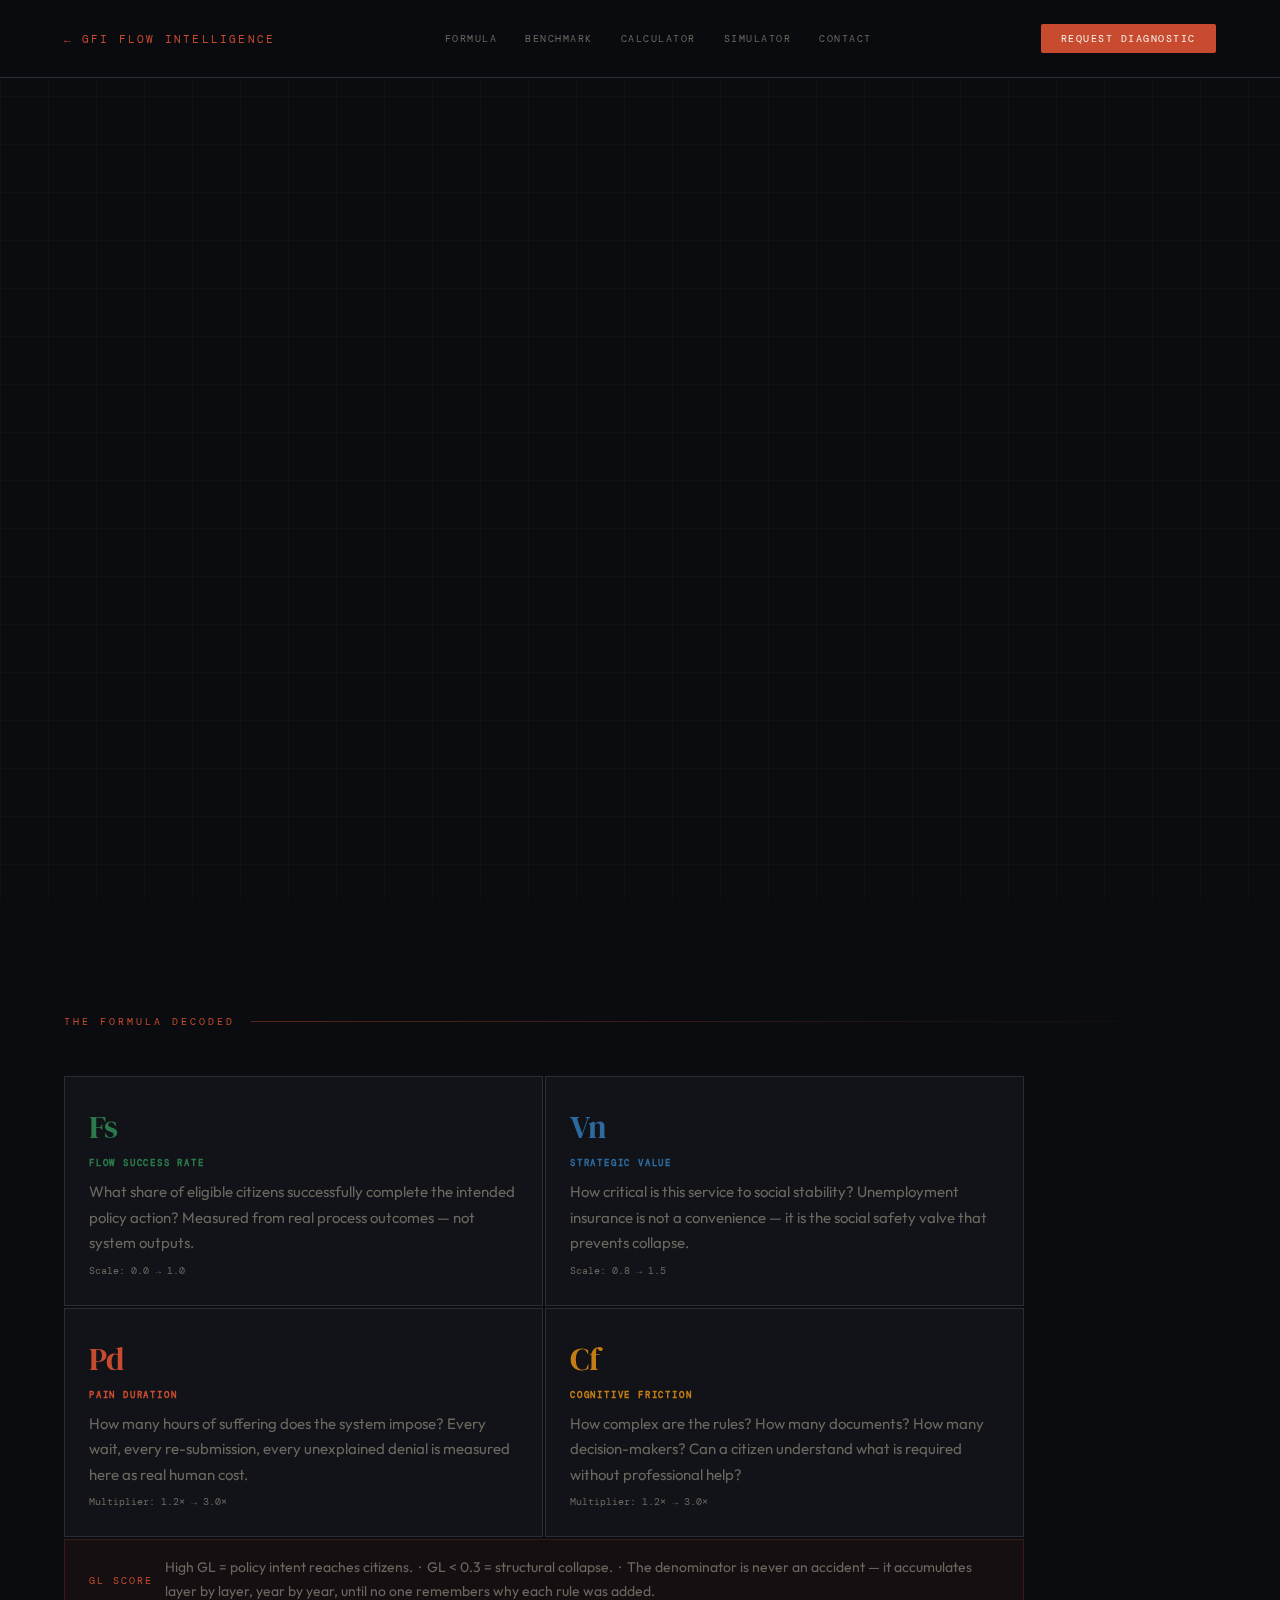
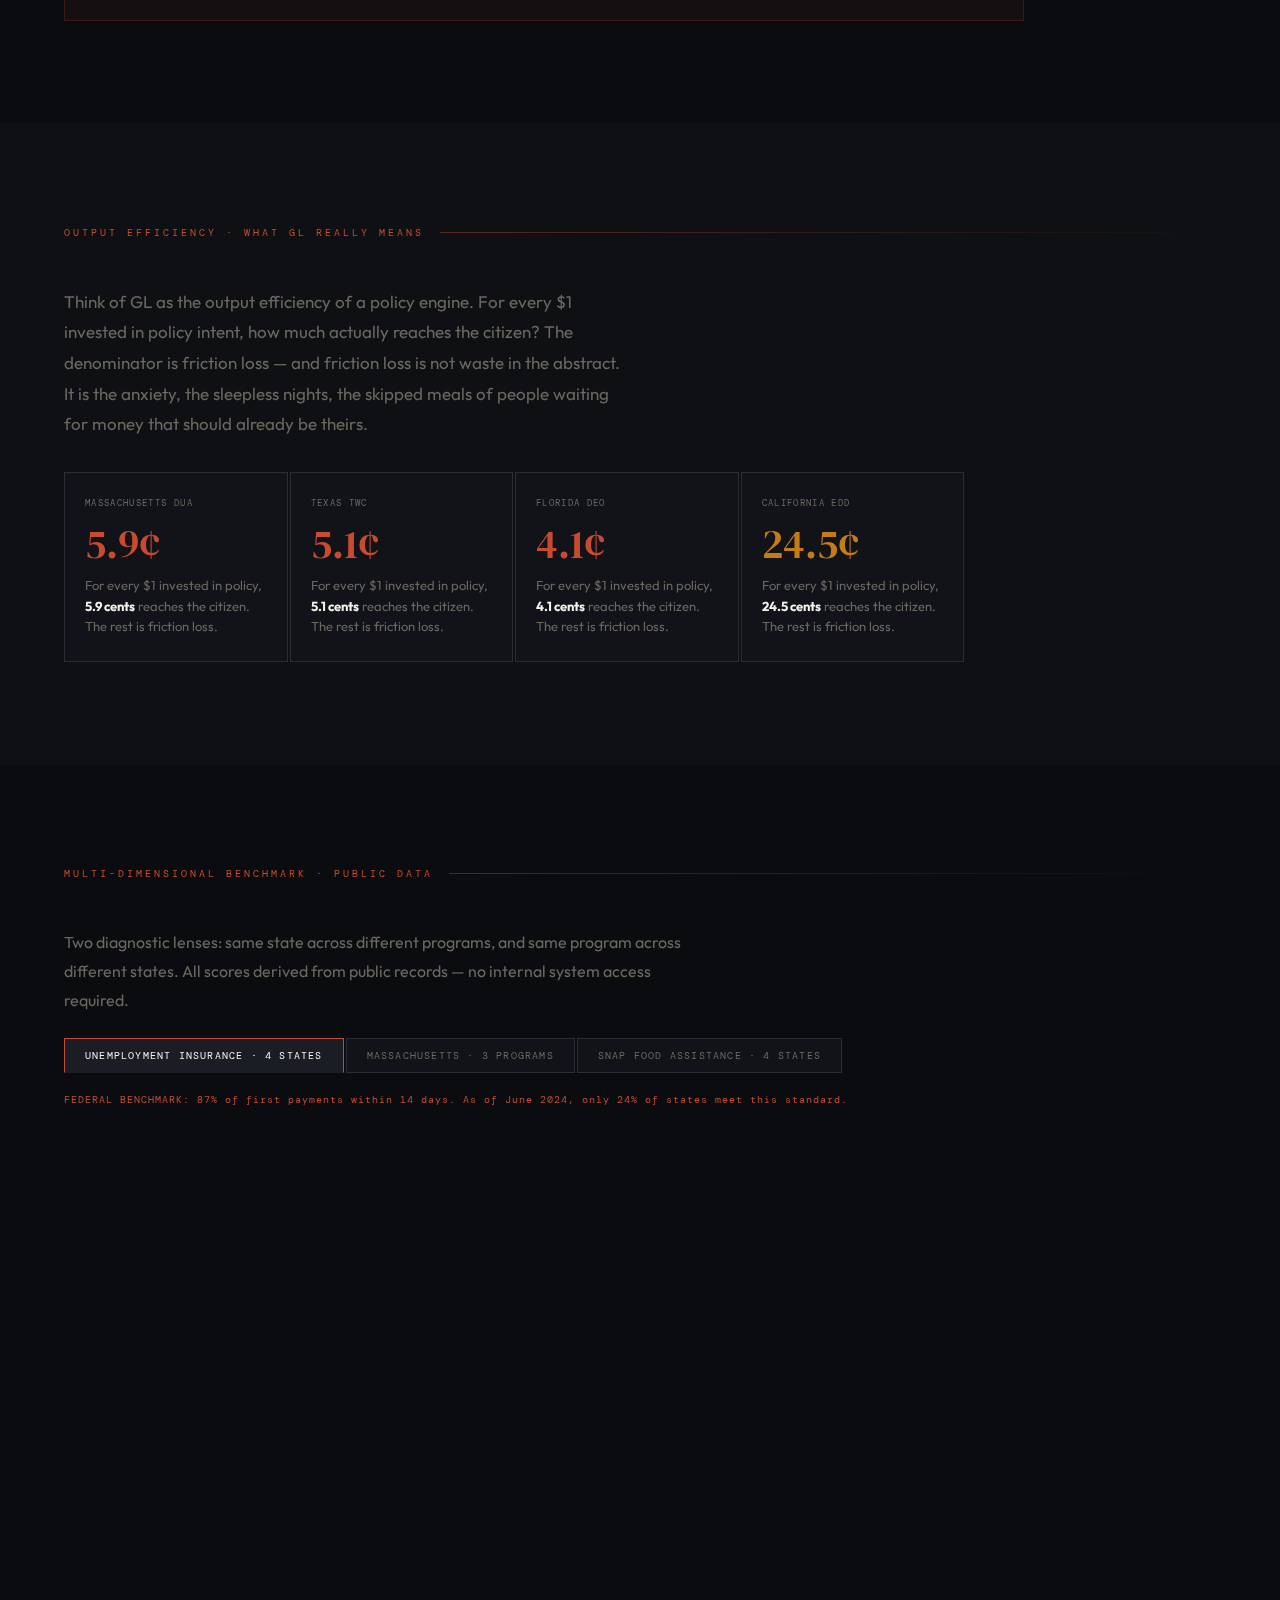
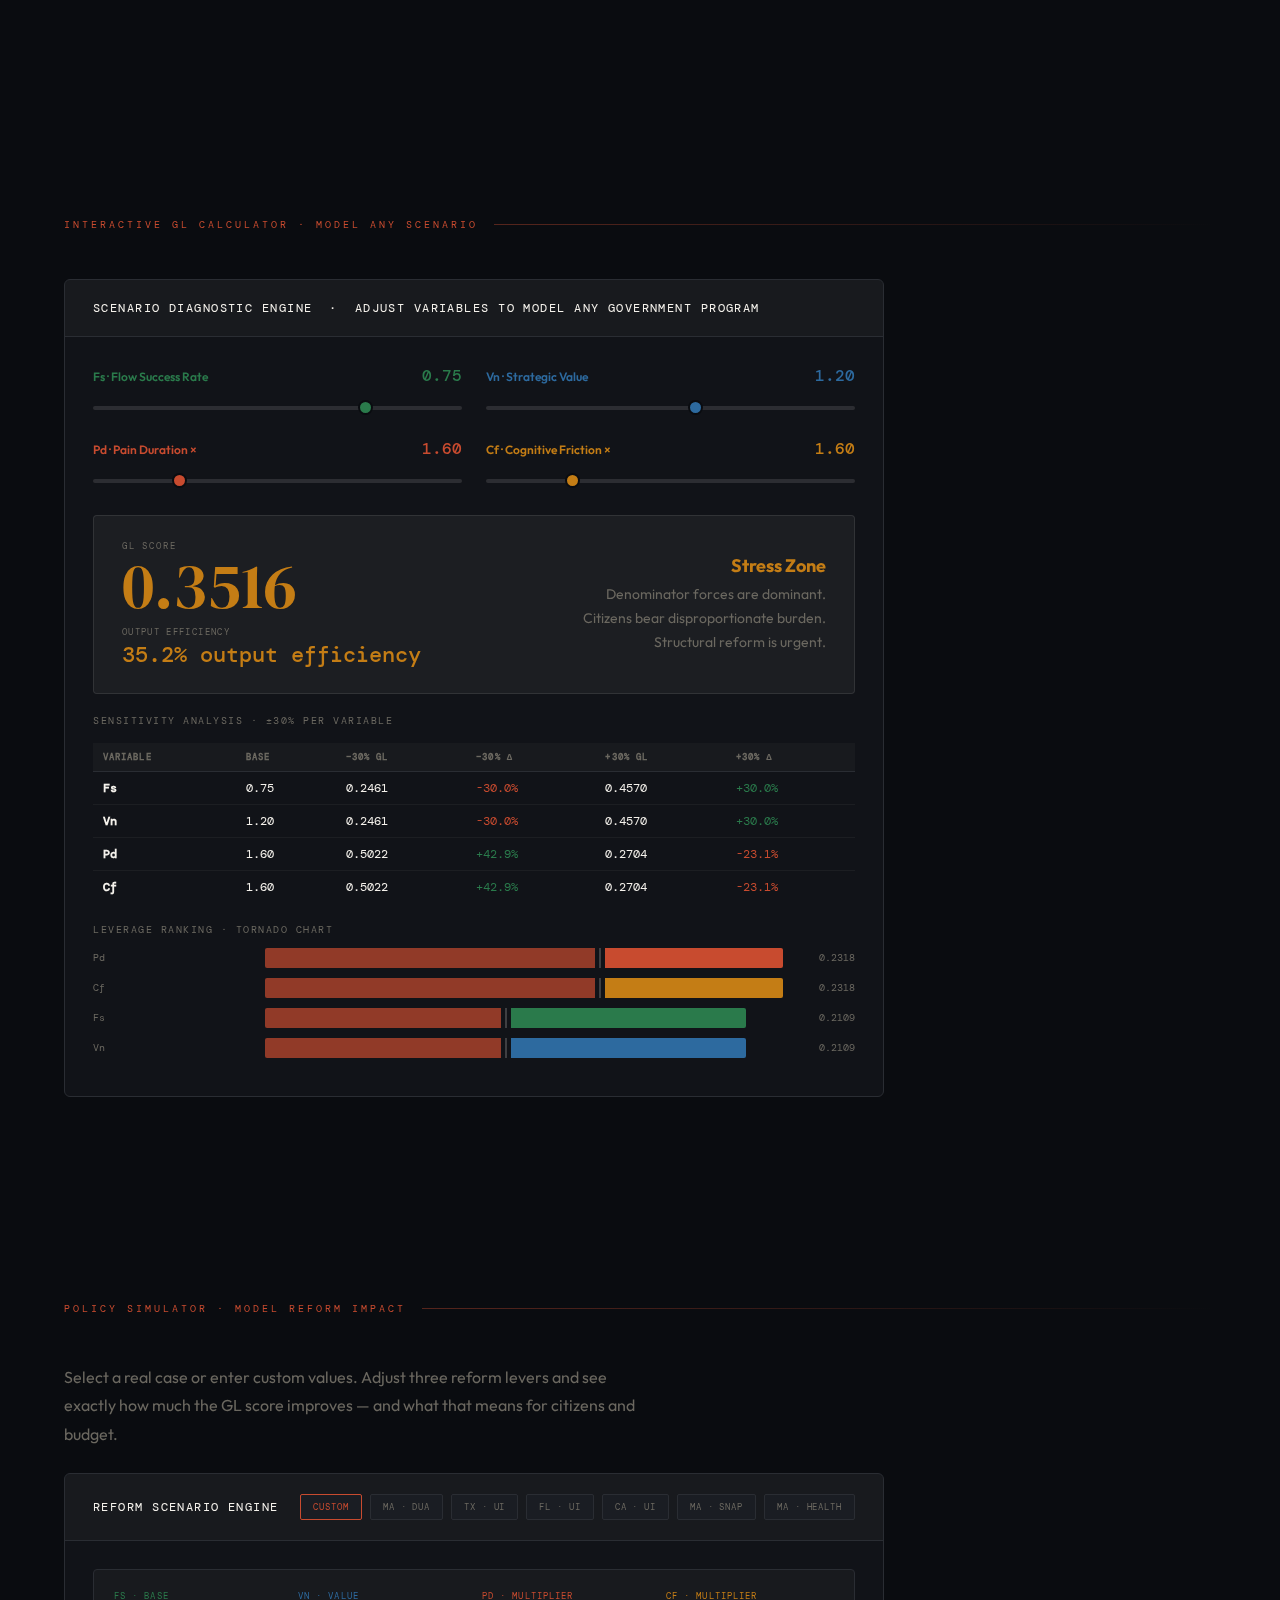
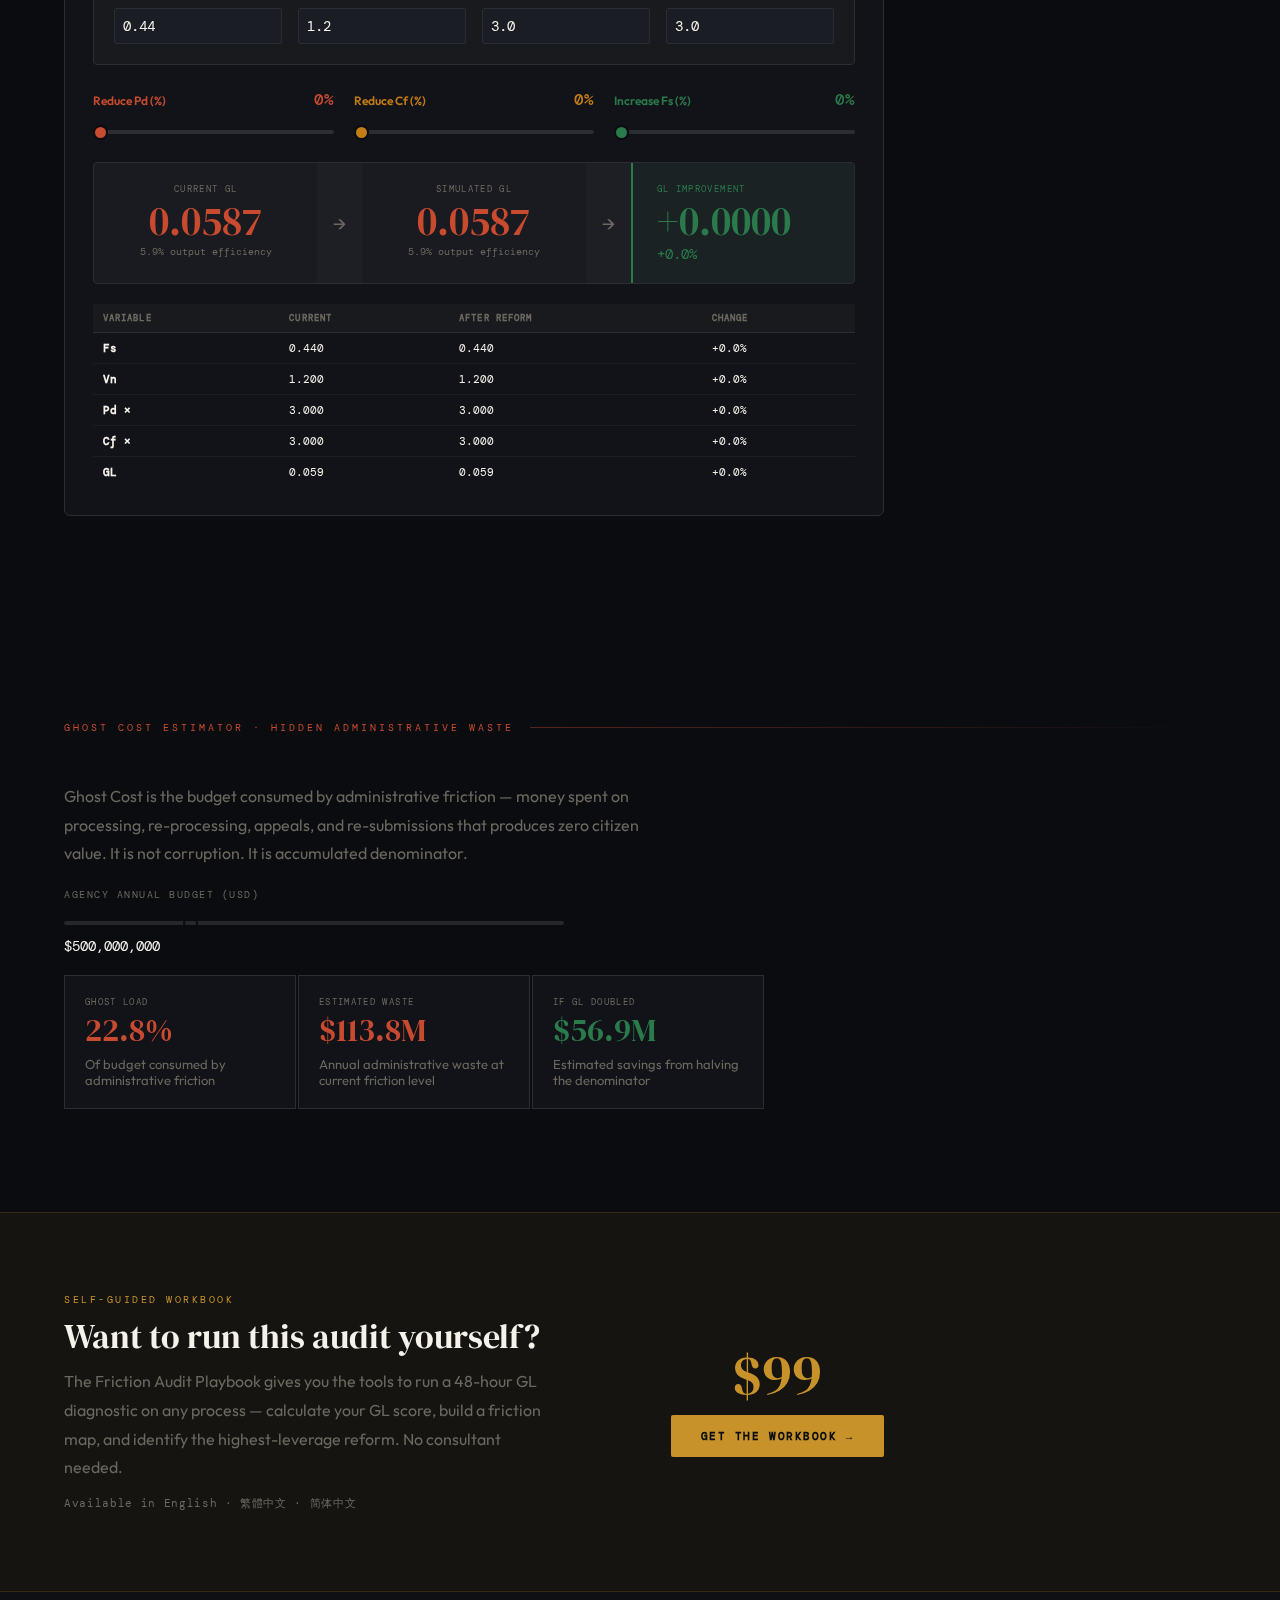
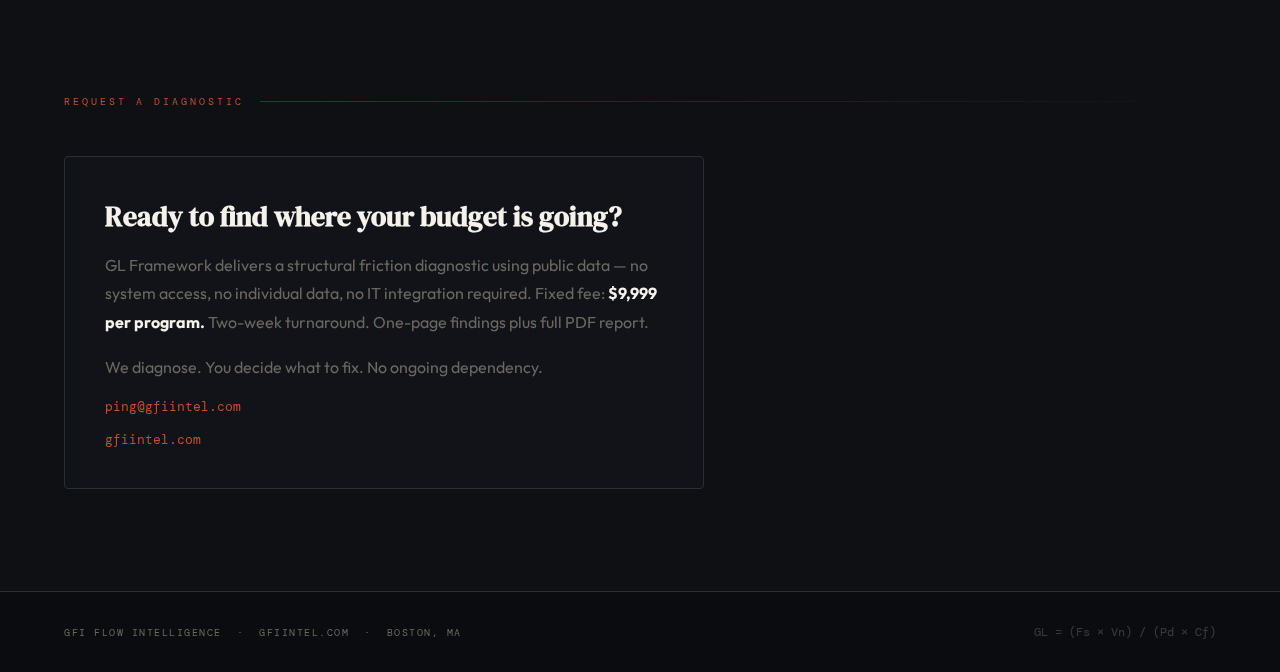
<file: gl-demo.html>
<!DOCTYPE html>
<html lang="en">
<head>
<meta charset="UTF-8">
<meta name="viewport" content="width=device-width, initial-scale=1.0">
<title>GL Framework · Governance Diagnostic Engine</title>
<link href="https://fonts.googleapis.com/css2?family=DM+Serif+Display:ital@0;1&family=DM+Mono:wght@300;400;500&family=Outfit:wght@300;400;600;700&display=swap" rel="stylesheet">
<style>
:root {
  --ink: #0a0c10;
  --ink2: #111318;
  --ink3: #1a1d23;
  --paper: #f5f2ec;
  --accent: #c84b2f;
  --accent2: #2d6a9f;
  --green: #2a7a4b;
  --amber: #c47d15;
  --muted: #6b6860;
  --rule: #2a2d33;
  --glow: rgba(200,75,47,0.1);
}
* { margin:0; padding:0; box-sizing:border-box; }
html { scroll-behavior: smooth; }
body {
  background: var(--ink);
  color: var(--paper);
  font-family: 'Outfit', sans-serif;
  min-height: 100vh;
  overflow-x: hidden;
}
body::before {
  content:'';
  position:fixed; inset:0;
  background-image:
    linear-gradient(rgba(245,242,236,.025) 1px, transparent 1px),
    linear-gradient(90deg, rgba(245,242,236,.025) 1px, transparent 1px);
  background-size: 48px 48px;
  pointer-events:none; z-index:0;
}
.wrapper { position:relative; z-index:1; }
nav {
  display:flex; align-items:center; justify-content:space-between;
  padding: 24px clamp(24px,5vw,72px);
  border-bottom: 1px solid var(--rule);
  position:sticky; top:0; z-index:100;
  background: rgba(10,12,16,0.95);
  backdrop-filter: blur(12px);
}
.nav-brand {
  font-family:'DM Mono',monospace; font-size:11px; letter-spacing:.2em;
  text-transform:uppercase; color:var(--accent);
  text-decoration:none; transition:opacity .2s;
}
.nav-brand:hover { opacity:.7; }
.nav-links { display:flex; gap:28px; }
.nav-links a { font-family:'DM Mono',monospace; font-size:10px; letter-spacing:.15em; text-transform:uppercase; color:var(--muted); text-decoration:none; transition:color .2s; }
.nav-links a:hover { color:var(--paper); }
.nav-cta { font-family:'DM Mono',monospace; font-size:10px; letter-spacing:.15em; text-transform:uppercase; color:var(--paper); background:var(--accent); padding:8px 20px; border-radius:2px; text-decoration:none; transition:background .2s; }
.nav-cta:hover { background:#a83a20; }
section { padding: clamp(60px,8vw,110px) clamp(24px,5vw,72px); }
.section-eyebrow {
  font-family:'DM Mono',monospace; font-size:10px; letter-spacing:.3em; text-transform:uppercase;
  color:var(--accent); margin-bottom:48px;
  display:flex; align-items:center; gap:16px;
}
.section-eyebrow::after { content:''; flex:1; height:1px; background:linear-gradient(to right, rgba(200,75,47,.4), transparent); }
.hero {
  min-height:calc(100vh - 65px);
  display:flex; flex-direction:column; justify-content:center;
  padding: 80px clamp(24px,5vw,72px) 60px;
  max-width:1100px; margin:0 auto;
}
.hero-eyebrow { font-family:'DM Mono',monospace; font-size:10px; letter-spacing:.3em; text-transform:uppercase; color:var(--accent); margin-bottom:24px; display:flex; align-items:center; gap:12px; }
.hero-eyebrow::before { content:''; width:28px; height:1px; background:var(--accent); }
h1 { font-family:'DM Serif Display',serif; font-size:clamp(36px,5.5vw,62px); line-height:1.05; letter-spacing:-.02em; margin-bottom:24px; }
h1 em { font-style:italic; color:var(--accent); }
.hero-formula {
  font-family:'DM Mono',monospace; font-size:clamp(17px,2.4vw,24px);
  padding:20px 28px; margin:28px 0 16px;
  border-left:3px solid var(--accent);
  background:rgba(200,75,47,.06); border-radius:0 4px 4px 0;
  letter-spacing:.05em;
}
.hero-formula .num { color:var(--green); }
.hero-formula .den { color:var(--accent); }
.hero-sub { font-size:19px; color:var(--muted); line-height:1.8; max-width:560px; }
.hero-cta { display:flex; gap:14px; margin-top:36px; flex-wrap:wrap; }
.btn-p { background:var(--accent); color:var(--paper); padding:13px 30px; border-radius:3px; font-size:12px; letter-spacing:.12em; text-transform:uppercase; font-family:'DM Mono',monospace; border:none; cursor:pointer; transition:all .2s; text-decoration:none; }
.btn-p:hover { background:#a83a20; transform:translateY(-1px); }
.btn-g { background:transparent; color:var(--paper); padding:13px 30px; border-radius:3px; font-size:12px; letter-spacing:.12em; text-transform:uppercase; font-family:'DM Mono',monospace; border:1px solid rgba(245,242,236,.2); cursor:pointer; transition:all .2s; text-decoration:none; }
.btn-g:hover { border-color:var(--paper); }
.formula-grid { display:grid; grid-template-columns:1fr 1fr; gap:2px; max-width:960px; }
.f-card { padding:28px 24px; background:var(--ink2); border:1px solid var(--rule); transition:background .2s; }
.f-card:hover { background:var(--ink3); }
.f-sym { font-family:'DM Serif Display',serif; font-size:32px; margin-bottom:8px; }
.f-label { font-family:'DM Mono',monospace; font-size:9px; letter-spacing:.2em; text-transform:uppercase; margin-bottom:10px; font-weight:700; }
.f-desc { font-size:15px; color:var(--muted); line-height:1.7; }
.f-scale { font-family:'DM Mono',monospace; font-size:10px; color:var(--muted); margin-top:8px; }
.fs .f-sym, .fs .f-label { color:var(--green); }
.vn .f-sym, .vn .f-label { color:var(--accent2); }
.pd .f-sym, .pd .f-label { color:var(--accent); }
.cf .f-sym, .cf .f-label { color:var(--amber); }
.f-divider { grid-column:1/-1; padding:16px 24px; background:rgba(200,75,47,.06); border:1px solid rgba(200,75,47,.2); display:flex; align-items:center; gap:12px; }
.f-divider-label { font-family:'DM Mono',monospace; font-size:10px; letter-spacing:.2em; text-transform:uppercase; color:var(--accent); white-space:nowrap; }
.f-divider-desc { font-size:14px; color:var(--muted); line-height:1.7; }
.cases-grid { display:grid; grid-template-columns:repeat(auto-fill,minmax(260px,1fr)); gap:2px; }
.case-card { background:var(--ink2); border:1px solid var(--rule); padding:26px 22px; cursor:default; transition:background .25s; position:relative; overflow:hidden; }
.case-card::before { content:''; position:absolute; top:0; left:0; right:0; height:3px; transform:scaleX(0); transform-origin:left; transition:transform .3s; }
.case-card:hover { background:var(--ink3); }
.case-card:hover::before { transform:scaleX(1); }
.case-card.tier-high::before { background:var(--green); }
.case-card.tier-mid::before { background:var(--amber); }
.case-card.tier-low::before { background:var(--accent); }
.case-tag { font-family:'DM Mono',monospace; font-size:9px; letter-spacing:.18em; text-transform:uppercase; color:var(--muted); margin-bottom:6px; }
.case-title { font-size:15px; font-weight:600; margin-bottom:16px; line-height:1.3; }
.gl-row { display:flex; align-items:baseline; gap:8px; margin-bottom:10px; }
.gl-lbl { font-family:'DM Mono',monospace; font-size:9px; letter-spacing:.15em; text-transform:uppercase; color:var(--muted); }
.gl-num { font-family:'DM Serif Display',serif; font-size:38px; line-height:1; }
.gl-num.tier-high { color:var(--green); }
.gl-num.tier-mid { color:var(--amber); }
.gl-num.tier-low { color:var(--accent); }
.gl-verdict { font-size:11px; font-weight:700; letter-spacing:.05em; margin-bottom:12px; }
.gl-verdict.tier-high { color:var(--green); }
.gl-verdict.tier-mid { color:var(--amber); }
.gl-verdict.tier-low { color:var(--accent); }
.gl-bar { width:100%; height:4px; background:rgba(245,242,236,.08); border-radius:2px; margin-bottom:14px; overflow:hidden; }
.gl-fill { height:100%; border-radius:2px; width:0; transition:width 1.4s cubic-bezier(.16,1,.3,1); }
.gl-fill.tier-high { background:var(--green); }
.gl-fill.tier-mid { background:var(--amber); }
.gl-fill.tier-low { background:var(--accent); }
.case-vars { display:grid; grid-template-columns:1fr 1fr; gap:6px; margin-bottom:12px; }
.cv { font-family:'DM Mono',monospace; font-size:10px; color:var(--muted); padding:5px 8px; background:rgba(245,242,236,.04); border-radius:2px; }
.cv strong { font-weight:600; }
.case-insight { font-size:14px; color:var(--muted); line-height:1.7; padding-top:12px; border-top:1px solid var(--rule); }
.power-section { background:rgba(245,242,236,.02); }
.power-grid { display:grid; grid-template-columns:repeat(auto-fill,minmax(200px,1fr)); gap:2px; max-width:900px; }
.power-card { padding:24px 20px; background:var(--ink2); border:1px solid var(--rule); }
.power-num { font-family:'DM Serif Display',serif; font-size:40px; margin-bottom:4px; }
.power-label { font-family:'DM Mono',monospace; font-size:9px; letter-spacing:.15em; text-transform:uppercase; color:var(--muted); margin-bottom:8px; }
.power-desc { font-size:13px; color:var(--muted); line-height:1.6; }
.calc-wrap { max-width:820px; background:var(--ink2); border:1px solid var(--rule); border-radius:6px; overflow:hidden; }
.calc-head { padding:20px 28px; background:rgba(245,242,236,.03); border-bottom:1px solid var(--rule); }
.calc-head h3 { font-family:'DM Mono',monospace; font-size:12px; letter-spacing:.12em; text-transform:uppercase; color:var(--paper); font-weight:400; }
.calc-body { padding:28px; }
.sliders { display:grid; grid-template-columns:1fr 1fr; gap:24px; margin-bottom:28px; }
.sl-group label { display:flex; justify-content:space-between; align-items:baseline; margin-bottom:8px; }
.sl-name { font-size:12px; font-weight:600; }
.sl-val { font-family:'DM Mono',monospace; font-size:16px; font-weight:500; }
input[type=range] { -webkit-appearance:none; width:100%; height:4px; border-radius:2px; outline:none; cursor:pointer; background:rgba(245,242,236,.12); }
input[type=range]::-webkit-slider-thumb { -webkit-appearance:none; width:15px; height:15px; border-radius:50%; cursor:pointer; border:2px solid var(--ink); transition:transform .15s; }
input[type=range]::-webkit-slider-thumb:hover { transform:scale(1.3); }
.sl-fs::-webkit-slider-thumb { background:var(--green); }
.sl-vn::-webkit-slider-thumb { background:var(--accent2); }
.sl-pd::-webkit-slider-thumb { background:var(--accent); }
.sl-cf::-webkit-slider-thumb { background:var(--amber); }
.sl-fs { accent-color:var(--green); }
.sl-vn { accent-color:var(--accent2); }
.sl-pd { accent-color:var(--accent); }
.sl-cf { accent-color:var(--amber); }
.calc-result { background:rgba(245,242,236,.05); border:1px solid rgba(245,242,236,.1); border-radius:4px; padding:24px 28px; display:flex; align-items:center; justify-content:space-between; flex-wrap:wrap; gap:16px; margin-bottom:20px; }
.res-score-label { font-family:'DM Mono',monospace; font-size:9px; letter-spacing:.2em; text-transform:uppercase; color:var(--muted); margin-bottom:2px; }
.res-score { font-family:'DM Serif Display',serif; font-size:64px; line-height:1; transition:color .3s; }
.res-power-label { font-family:'DM Mono',monospace; font-size:9px; letter-spacing:.15em; text-transform:uppercase; color:var(--muted); margin-bottom:2px; }
.res-power { font-family:'DM Mono',monospace; font-size:22px; font-weight:500; transition:color .3s; }
.res-right { text-align:right; }
.res-verdict { font-size:18px; font-weight:700; margin-bottom:6px; transition:color .3s; }
.res-interp { font-size:14px; color:var(--muted); max-width:260px; text-align:right; line-height:1.7; }
.sens-table { width:100%; border-collapse:collapse; font-size:12px; margin-top:16px; }
.sens-table th { font-family:'DM Mono',monospace; font-size:9px; letter-spacing:.12em; text-transform:uppercase; color:var(--muted); padding:8px 10px; text-align:left; border-bottom:1px solid var(--rule); background:rgba(245,242,236,.03); }
.sens-table td { padding:8px 10px; border-bottom:1px solid rgba(245,242,236,.05); font-family:'DM Mono',monospace; }
.sens-table tr:last-child td { border-bottom:none; }
.pos { color:var(--green); }
.neg { color:var(--accent); }
.base-val { color:var(--paper); font-weight:600; }
.tornado-wrap { margin-top:20px; }
.tornado-row { display:flex; align-items:center; gap:12px; margin-bottom:10px; }
.tornado-label { font-family:'DM Mono',monospace; font-size:10px; color:var(--muted); width:160px; flex-shrink:0; }
.tornado-bar-wrap { flex:1; display:flex; align-items:center; gap:4px; height:20px; }
.tornado-bar-neg { height:100%; border-radius:2px 0 0 2px; min-width:2px; }
.tornado-bar-pos { height:100%; border-radius:0 2px 2px 0; min-width:2px; }
.tornado-range { font-family:'DM Mono',monospace; font-size:10px; color:var(--muted); width:60px; text-align:right; }
.ghost-grid { display:grid; grid-template-columns:1fr 1fr 1fr; gap:2px; max-width:700px; margin-top:16px; }
.ghost-card { padding:20px; background:var(--ink2); border:1px solid var(--rule); }
.ghost-num { font-family:'DM Serif Display',serif; font-size:32px; color:var(--accent); margin-bottom:4px; }
.ghost-label { font-family:'DM Mono',monospace; font-size:9px; letter-spacing:.15em; text-transform:uppercase; color:var(--muted); }
.tab-btn { font-family:'DM Mono',monospace; font-size:10px; letter-spacing:.12em; text-transform:uppercase; padding:10px 20px; background:var(--ink2); border:1px solid var(--rule); color:var(--muted); cursor:pointer; transition:all .2s; }
.tab-btn:hover { color:var(--paper); background:var(--ink3); }
.tab-btn.active { color:var(--paper); background:var(--ink3); border-color:var(--accent); border-bottom-color:var(--ink3); }
.tab-panel { padding-top:2px; }
.sim-wrap { max-width:820px; background:var(--ink2); border:1px solid var(--rule); border-radius:6px; overflow:hidden; margin-top:0; }
.sim-head { padding:20px 28px; background:rgba(245,242,236,.03); border-bottom:1px solid var(--rule); display:flex; align-items:center; justify-content:space-between; flex-wrap:wrap; gap:12px; }
.sim-head h3 { font-family:'DM Mono',monospace; font-size:12px; letter-spacing:.12em; text-transform:uppercase; color:var(--paper); font-weight:400; }
.sim-preset-row { display:flex; gap:8px; flex-wrap:wrap; }
.sim-preset { font-family:'DM Mono',monospace; font-size:9px; letter-spacing:.1em; text-transform:uppercase; padding:6px 12px; background:var(--ink3); border:1px solid var(--rule); color:var(--muted); cursor:pointer; border-radius:2px; transition:all .2s; }
.sim-preset:hover { color:var(--paper); border-color:var(--accent); }
.sim-preset.active { color:var(--accent); border-color:var(--accent); }
.sim-body { padding:28px; }
.sim-sliders { display:grid; grid-template-columns:1fr 1fr 1fr; gap:20px; margin-bottom:24px; }
.sim-result-row { display:grid; grid-template-columns:1fr auto 1fr auto 1fr; gap:0; align-items:stretch; background:rgba(245,242,236,.04); border:1px solid var(--rule); border-radius:4px; overflow:hidden; margin-bottom:20px; }
.sim-metric { padding:20px 24px; text-align:center; }
.sim-metric-label { font-family:'DM Mono',monospace; font-size:9px; letter-spacing:.15em; text-transform:uppercase; color:var(--muted); margin-bottom:6px; }
.sim-metric-val { font-family:'DM Serif Display',serif; font-size:40px; line-height:1; }
.sim-arrow { display:flex; align-items:center; justify-content:center; padding:0 16px; color:var(--muted); font-size:20px; background:rgba(245,242,236,.02); }
.sim-improvement { padding:20px 24px; background:rgba(42,122,75,.08); border-left:2px solid var(--green); }
.sim-improvement-label { font-family:'DM Mono',monospace; font-size:9px; letter-spacing:.15em; text-transform:uppercase; color:var(--green); margin-bottom:6px; }
.sim-improvement-val { font-family:'DM Serif Display',serif; font-size:40px; line-height:1; color:var(--green); }
.sim-improvement-pct { font-family:'DM Mono',monospace; font-size:14px; color:var(--green); margin-top:4px; }
.sim-table { width:100%; border-collapse:collapse; font-size:12px; }
.sim-table th { font-family:'DM Mono',monospace; font-size:9px; letter-spacing:.12em; text-transform:uppercase; color:var(--muted); padding:8px 10px; text-align:left; border-bottom:1px solid var(--rule); background:rgba(245,242,236,.03); }
.sim-table td { padding:8px 10px; border-bottom:1px solid rgba(245,242,236,.05); font-family:'DM Mono',monospace; font-size:11px; }
.sim-table tr:last-child td { border-bottom:none; }
.contact-box { background:var(--ink2); border:1px solid var(--rule); border-radius:4px; padding:40px; max-width:640px; display:flex; flex-direction:column; gap:16px; }
.contact-box h3 { font-family:'DM Serif Display',serif; font-size:28px; }
.contact-box p { font-size:16px; color:var(--muted); line-height:1.8; }
.contact-link { font-family:'DM Mono',monospace; font-size:13px; color:var(--accent); text-decoration:none; }
.contact-link:hover { text-decoration:underline; }
footer { padding:32px clamp(24px,5vw,72px); border-top:1px solid var(--rule); display:flex; align-items:center; justify-content:space-between; flex-wrap:wrap; gap:12px; }
.footer-brand { font-family:'DM Mono',monospace; font-size:10px; letter-spacing:.15em; text-transform:uppercase; color:var(--muted); }
.footer-formula { font-family:'DM Mono',monospace; font-size:12px; color:rgba(245,242,236,.2); }
.fade-in { opacity:0; transform:translateY(16px); animation:fadeUp .6s forwards; }
@keyframes fadeUp { to { opacity:1; transform:translateY(0); } }
.fade-in:nth-child(1) { animation-delay:.1s; }
.fade-in:nth-child(2) { animation-delay:.22s; }
.fade-in:nth-child(3) { animation-delay:.34s; }
.fade-in:nth-child(4) { animation-delay:.46s; }
.fade-in:nth-child(5) { animation-delay:.58s; }
@media(max-width:640px) {
  .sliders { grid-template-columns:1fr; }
  .formula-grid { grid-template-columns:1fr; }
  .cases-grid { grid-template-columns:1fr; }
  .calc-result { flex-direction:column; }
  .res-right { text-align:left; }
  .res-interp { text-align:left; }
  .ghost-grid { grid-template-columns:1fr; }
  .nav-links { display:none; }
}
</style>
</head>
<body>
<div class="wrapper">

<nav>
  <a href="index.html" class="nav-brand">← GFI Flow Intelligence</a>
  <div class="nav-links">
    <a href="#formula">Formula</a>
    <a href="#cases">Benchmark</a>
    <a href="#calculator">Calculator</a>
    <a href="#simulator">Simulator</a>
    <a href="#contact">Contact</a>
  </div>
  <a href="#contact" class="nav-cta">Request Diagnostic</a>
</nav>

<div class="hero">
  <div class="hero-eyebrow fade-in">GL Framework · Governance Diagnostic Engine</div>
  <h1 class="fade-in">The budget was never<br>the problem.<br><em>The denominator was.</em></h1>
  <div class="hero-formula fade-in">
    GL &nbsp;=&nbsp; <span class="num">( Fs × Vn )</span> &nbsp;/&nbsp; <span class="den">( Pd × Cf )</span>
  </div>
  <p class="hero-sub fade-in">Every dollar invested in policy has an output efficiency. GL measures it. When the denominator wins, citizens lose — and budgets keep growing without results.</p>
  <div class="hero-cta fade-in">
    <a class="btn-p" href="#cases">See 4-State Benchmark</a>
    <a class="btn-g" href="#calculator">Run Scenario</a>
  </div>
</div>

<section id="formula">
  <div class="section-eyebrow">The Formula Decoded</div>
  <div class="formula-grid">
    <div class="f-card fs">
      <div class="f-sym">Fs</div>
      <div class="f-label">Flow Success Rate</div>
      <div class="f-desc">What share of eligible citizens successfully complete the intended policy action? Measured from real process outcomes — not system outputs.</div>
      <div class="f-scale">Scale: 0.0 → 1.0</div>
    </div>
    <div class="f-card vn">
      <div class="f-sym">Vn</div>
      <div class="f-label">Strategic Value</div>
      <div class="f-desc">How critical is this service to social stability? Unemployment insurance is not a convenience — it is the social safety valve that prevents collapse.</div>
      <div class="f-scale">Scale: 0.8 → 1.5</div>
    </div>
    <div class="f-card pd">
      <div class="f-sym">Pd</div>
      <div class="f-label">Pain Duration</div>
      <div class="f-desc">How many hours of suffering does the system impose? Every wait, every re-submission, every unexplained denial is measured here as real human cost.</div>
      <div class="f-scale">Multiplier: 1.2× → 3.0×</div>
    </div>
    <div class="f-card cf">
      <div class="f-sym">Cf</div>
      <div class="f-label">Cognitive Friction</div>
      <div class="f-desc">How complex are the rules? How many documents? How many decision-makers? Can a citizen understand what is required without professional help?</div>
      <div class="f-scale">Multiplier: 1.2× → 3.0×</div>
    </div>
    <div class="f-divider">
      <div class="f-divider-label">GL Score</div>
      <div class="f-divider-desc">High GL = policy intent reaches citizens. &nbsp;·&nbsp; GL &lt; 0.3 = structural collapse. &nbsp;·&nbsp; The denominator is never an accident — it accumulates layer by layer, year by year, until no one remembers why each rule was added.</div>
    </div>
  </div>
</section>

<section class="power-section">
  <div class="section-eyebrow">Output Efficiency · What GL Really Means</div>
  <p style="font-size:17px; color:var(--muted); max-width:560px; line-height:1.8; margin-bottom:32px;">Think of GL as the output efficiency of a policy engine. For every $1 invested in policy intent, how much actually reaches the citizen? The denominator is friction loss — and friction loss is not waste in the abstract. It is the anxiety, the sleepless nights, the skipped meals of people waiting for money that should already be theirs.</p>
  <div class="power-grid" id="powerGrid"></div>
</section>

<section id="cases">
  <div class="section-eyebrow">Multi-Dimensional Benchmark · Public Data</div>
  <p style="font-size:16px; color:var(--muted); max-width:640px; line-height:1.8; margin-bottom:24px;">Two diagnostic lenses: same state across different programs, and same program across different states. All scores derived from public records — no internal system access required.</p>
  <div style="display:flex; gap:2px; margin-bottom:2px; flex-wrap:wrap;">
    <button class="tab-btn active" onclick="switchTab('ui')" id="tab-ui">Unemployment Insurance · 4 States</button>
    <button class="tab-btn" onclick="switchTab('ma')" id="tab-ma">Massachusetts · 3 Programs</button>
    <button class="tab-btn" onclick="switchTab('snap')" id="tab-snap">SNAP Food Assistance · 4 States</button>
  </div>
  <div id="panel-ui" class="tab-panel">
    <p style="font-family:'DM Mono',monospace; font-size:10px; color:var(--accent); letter-spacing:.1em; margin-bottom:20px; padding-top:16px;">FEDERAL BENCHMARK: 87% of first payments within 14 days. As of June 2024, only 24% of states meet this standard.</p>
    <div class="cases-grid" id="casesGrid"></div>
  </div>
  <div id="panel-ma" class="tab-panel" style="display:none;">
    <p style="font-size:15px; color:var(--muted); max-width:600px; line-height:1.8; padding-top:16px; margin-bottom:20px;">Same government. Same citizens. Three different programs — three different GL scores. This reveals which programs are consuming the most budget through administrative friction, and where intervention has the highest leverage.</p>
    <div class="cases-grid" id="maCasesGrid"></div>
  </div>
  <div id="panel-snap" class="tab-panel" style="display:none;">
    <p style="font-size:15px; color:var(--muted); max-width:600px; line-height:1.8; padding-top:16px; margin-bottom:20px;">Same federal program. Same policy intent. Four different states — four different GL scores. The variation is not about policy design. It is about how each state has layered the denominator.</p>
    <div class="cases-grid" id="snapCasesGrid"></div>
  </div>
</section>

<section id="calculator" style="background:rgba(10,12,16,1);">
  <div class="section-eyebrow">Interactive GL Calculator · Model Any Scenario</div>
  <div class="calc-wrap">
    <div class="calc-head"><h3>Scenario Diagnostic Engine &nbsp;·&nbsp; Adjust variables to model any government program</h3></div>
    <div class="calc-body">
      <div class="sliders">
        <div class="sl-group">
          <label><span class="sl-name" style="color:var(--green)">Fs · Flow Success Rate</span><span class="sl-val" style="color:var(--green)" id="fsVal">0.75</span></label>
          <input type="range" class="sl-fs" id="fsSlider" min="0.01" max="1" step="0.01" value="0.75">
        </div>
        <div class="sl-group">
          <label><span class="sl-name" style="color:var(--accent2)">Vn · Strategic Value</span><span class="sl-val" style="color:var(--accent2)" id="vnVal">1.20</span></label>
          <input type="range" class="sl-vn" id="vnSlider" min="0.8" max="1.5" step="0.05" value="1.2">
        </div>
        <div class="sl-group">
          <label><span class="sl-name" style="color:var(--accent)">Pd · Pain Duration ×</span><span class="sl-val" style="color:var(--accent)" id="pdVal">1.60</span></label>
          <input type="range" class="sl-pd" id="pdSlider" min="1.2" max="3.0" step="0.1" value="1.6">
        </div>
        <div class="sl-group">
          <label><span class="sl-name" style="color:var(--amber)">Cf · Cognitive Friction ×</span><span class="sl-val" style="color:var(--amber)" id="cfVal">1.60</span></label>
          <input type="range" class="sl-cf" id="cfSlider" min="1.2" max="3.0" step="0.1" value="1.6">
        </div>
      </div>
      <div class="calc-result">
        <div>
          <div class="res-score-label">GL Score</div>
          <div class="res-score" id="glScore">—</div>
          <div class="res-power-label" style="margin-top:8px">Output Efficiency</div>
          <div class="res-power" id="glPower">—</div>
        </div>
        <div class="res-right">
          <div class="res-verdict" id="verdict">—</div>
          <div class="res-interp" id="interp">Adjust the sliders to model any government program scenario.</div>
        </div>
      </div>
      <div style="margin-top:8px;">
        <div style="font-family:'DM Mono',monospace; font-size:10px; letter-spacing:.15em; text-transform:uppercase; color:var(--muted); margin-bottom:4px;">Sensitivity Analysis · ±30% per variable</div>
        <table class="sens-table" id="sensTable">
          <thead><tr><th>Variable</th><th>Base</th><th>−30% GL</th><th>−30% Δ</th><th>+30% GL</th><th>+30% Δ</th></tr></thead>
          <tbody id="sensBody"></tbody>
        </table>
      </div>
      <div class="tornado-wrap">
        <div style="font-family:'DM Mono',monospace; font-size:10px; letter-spacing:.15em; text-transform:uppercase; color:var(--muted); margin-bottom:12px;">Leverage Ranking · Tornado Chart</div>
        <div id="tornadoChart"></div>
      </div>
    </div>
  </div>
</section>

<section id="simulator" style="background:rgba(10,12,16,1);">
  <div class="section-eyebrow">Policy Simulator · Model Reform Impact</div>
  <p style="font-size:16px; color:var(--muted); max-width:580px; line-height:1.8; margin-bottom:24px;">Select a real case or enter custom values. Adjust three reform levers and see exactly how much the GL score improves — and what that means for citizens and budget.</p>
  <div class="sim-wrap">
    <div class="sim-head">
      <h3>Reform Scenario Engine</h3>
      <div class="sim-preset-row">
        <button class="sim-preset active" onclick="loadPreset('custom')" id="preset-custom">Custom</button>
        <button class="sim-preset" onclick="loadPreset('ma-dua')" id="preset-ma-dua">MA · DUA</button>
        <button class="sim-preset" onclick="loadPreset('tx-ui')" id="preset-tx-ui">TX · UI</button>
        <button class="sim-preset" onclick="loadPreset('fl-ui')" id="preset-fl-ui">FL · UI</button>
        <button class="sim-preset" onclick="loadPreset('ca-ui')" id="preset-ca-ui">CA · UI</button>
        <button class="sim-preset" onclick="loadPreset('ma-snap')" id="preset-ma-snap">MA · SNAP</button>
        <button class="sim-preset" onclick="loadPreset('ma-health')" id="preset-ma-health">MA · Health</button>
      </div>
    </div>
    <div class="sim-body">
      <div style="display:grid; grid-template-columns:1fr 1fr 1fr 1fr; gap:16px; margin-bottom:24px; padding:20px; background:rgba(245,242,236,.03); border:1px solid var(--rule); border-radius:4px;">
        <div>
          <div style="font-family:'DM Mono',monospace; font-size:9px; letter-spacing:.12em; text-transform:uppercase; color:var(--green); margin-bottom:6px;">Fs · Base</div>
          <input type="number" id="simFs" value="0.44" min="0.01" max="1" step="0.01" style="width:100%; background:var(--ink3); border:1px solid var(--rule); color:var(--paper); padding:8px; font-family:'DM Mono',monospace; font-size:14px; border-radius:2px;">
        </div>
        <div>
          <div style="font-family:'DM Mono',monospace; font-size:9px; letter-spacing:.12em; text-transform:uppercase; color:var(--accent2); margin-bottom:6px;">Vn · Value</div>
          <input type="number" id="simVn" value="1.2" min="0.8" max="1.5" step="0.1" style="width:100%; background:var(--ink3); border:1px solid var(--rule); color:var(--paper); padding:8px; font-family:'DM Mono',monospace; font-size:14px; border-radius:2px;">
        </div>
        <div>
          <div style="font-family:'DM Mono',monospace; font-size:9px; letter-spacing:.12em; text-transform:uppercase; color:var(--accent); margin-bottom:6px;">Pd · Multiplier</div>
          <input type="number" id="simPd" value="3.0" min="1.2" max="3.0" step="0.1" style="width:100%; background:var(--ink3); border:1px solid var(--rule); color:var(--paper); padding:8px; font-family:'DM Mono',monospace; font-size:14px; border-radius:2px;">
        </div>
        <div>
          <div style="font-family:'DM Mono',monospace; font-size:9px; letter-spacing:.12em; text-transform:uppercase; color:var(--amber); margin-bottom:6px;">Cf · Multiplier</div>
          <input type="number" id="simCf" value="3.0" min="1.2" max="3.0" step="0.1" style="width:100%; background:var(--ink3); border:1px solid var(--rule); color:var(--paper); padding:8px; font-family:'DM Mono',monospace; font-size:14px; border-radius:2px;">
        </div>
      </div>
      <div class="sim-sliders">
        <div class="sl-group">
          <label><span class="sl-name" style="color:var(--accent)">Reduce Pd (%)</span><span class="sl-val" style="color:var(--accent)" id="simPdPct">0%</span></label>
          <input type="range" class="sl-pd" id="simPdSlider" min="0" max="60" step="1" value="0">
        </div>
        <div class="sl-group">
          <label><span class="sl-name" style="color:var(--amber)">Reduce Cf (%)</span><span class="sl-val" style="color:var(--amber)" id="simCfPct">0%</span></label>
          <input type="range" class="sl-cf" id="simCfSlider" min="0" max="60" step="1" value="0">
        </div>
        <div class="sl-group">
          <label><span class="sl-name" style="color:var(--green)">Increase Fs (%)</span><span class="sl-val" style="color:var(--green)" id="simFsPct">0%</span></label>
          <input type="range" class="sl-fs" id="simFsSlider" min="0" max="30" step="1" value="0">
        </div>
      </div>
      <div class="sim-result-row">
        <div class="sim-metric">
          <div class="sim-metric-label">Current GL</div>
          <div class="sim-metric-val" id="simCurrentGL" style="color:var(--accent);">—</div>
          <div style="font-family:'DM Mono',monospace; font-size:10px; color:var(--muted); margin-top:4px;" id="simCurrentEff">—</div>
        </div>
        <div class="sim-arrow">→</div>
        <div class="sim-metric">
          <div class="sim-metric-label">Simulated GL</div>
          <div class="sim-metric-val" id="simNewGL" style="color:var(--amber);">—</div>
          <div style="font-family:'DM Mono',monospace; font-size:10px; color:var(--muted); margin-top:4px;" id="simNewEff">—</div>
        </div>
        <div class="sim-arrow">→</div>
        <div class="sim-improvement">
          <div class="sim-improvement-label">GL Improvement</div>
          <div class="sim-improvement-val" id="simDeltaGL">—</div>
          <div class="sim-improvement-pct" id="simDeltaPct">—</div>
        </div>
      </div>
      <table class="sim-table">
        <thead><tr><th>Variable</th><th>Current</th><th>After Reform</th><th>Change</th></tr></thead>
        <tbody id="simTableBody"></tbody>
      </table>
    </div>
  </div>
</section>

<section>
  <div class="section-eyebrow">Ghost Cost Estimator · Hidden Administrative Waste</div>
  <p style="font-size:16px; color:var(--muted); max-width:580px; line-height:1.8; margin-bottom:20px;">Ghost Cost is the budget consumed by administrative friction — money spent on processing, re-processing, appeals, and re-submissions that produces zero citizen value. It is not corruption. It is accumulated denominator.</p>
  <div style="max-width:500px; margin-bottom:20px;">
    <label style="font-family:'DM Mono',monospace; font-size:10px; letter-spacing:.15em; text-transform:uppercase; color:var(--muted); display:block; margin-bottom:8px;">Agency Annual Budget (USD)</label>
    <input type="range" id="budgetSlider" min="10000000" max="2000000000" step="10000000" value="500000000" style="-webkit-appearance:none; width:100%; height:4px; border-radius:2px; outline:none; cursor:pointer; background:rgba(245,242,236,.12); accent-color:var(--accent);">
    <div style="font-family:'DM Mono',monospace; font-size:14px; color:var(--paper); margin-top:8px;" id="budgetDisplay">$500,000,000</div>
  </div>
  <div class="ghost-grid" id="ghostGrid"></div>
</section>

<section style="background:rgba(200,146,42,.06); border-top:1px solid rgba(200,146,42,.18); border-bottom:1px solid rgba(200,146,42,.18); padding:clamp(48px,7vw,80px) clamp(24px,5vw,72px);">
  <div style="max-width:820px; display:flex; align-items:center; justify-content:space-between; flex-wrap:wrap; gap:32px;">
    <div>
      <div style="font-family:'DM Mono',monospace; font-size:10px; letter-spacing:.25em; text-transform:uppercase; color:#c8922a; margin-bottom:12px;">Self-Guided Workbook</div>
      <div style="font-family:'DM Serif Display',serif; font-size:clamp(22px,3vw,34px); color:var(--paper); margin-bottom:12px; line-height:1.1;">Want to run this audit yourself?</div>
      <p style="font-size:16px; color:var(--muted); line-height:1.8; max-width:480px;">The Friction Audit Playbook gives you the tools to run a 48-hour GL diagnostic on any process — calculate your GL score, build a friction map, and identify the highest-leverage reform. No consultant needed.</p>
      <div style="font-family:'DM Mono',monospace; font-size:11px; color:var(--muted); margin-top:14px; letter-spacing:.06em;">Available in English · 繁體中文 · 简体中文</div>
    </div>
    <div style="text-align:center; flex-shrink:0;">
      <div style="font-family:'DM Serif Display',serif; font-size:56px; color:#c8922a; line-height:1; margin-bottom:12px;">$99</div>
      <a href="https://gfiintel.com/workbook.html" target="_blank" style="display:inline-block; background:#c8922a; color:#0a0c10; font-family:'DM Mono',monospace; font-size:11px; letter-spacing:.14em; text-transform:uppercase; padding:14px 30px; border-radius:2px; text-decoration:none; font-weight:700;" onmouseover="this.style.background='#a87320'" onmouseout="this.style.background='#c8922a'">Get the Workbook →</a>
    </div>
  </div>
</section>

<section id="contact" style="background:rgba(245,242,236,.02);">
  <div class="section-eyebrow">Request a Diagnostic</div>
  <div class="contact-box">
    <h3>Ready to find where your budget is going?</h3>
    <p>GL Framework delivers a structural friction diagnostic using public data — no system access, no individual data, no IT integration required. Fixed fee: <strong style="color:var(--paper);">$9,999 per program.</strong> Two-week turnaround. One-page findings plus full PDF report.</p>
    <p>We diagnose. You decide what to fix. No ongoing dependency.</p>
    <a href="mailto:ping@gfiintel.com" class="contact-link">ping@gfiintel.com</a>
    <a href="https://gfiintel.com" class="contact-link">gfiintel.com</a>
  </div>
</section>

<footer>
  <div class="footer-brand">GFI Flow Intelligence &nbsp;·&nbsp; gfiintel.com &nbsp;·&nbsp; Boston, MA</div>
  <div class="footer-formula">GL = (Fs × Vn) / (Pd × Cf)</div>
</footer>

</div>
<script>
function computeGL(fs,vn,pd,cf){if(pd<=0||cf<=0)return null;return(fs*vn)/(pd*cf);}
function tierFromGL(gl){if(gl>=0.15)return'mid';return'low';}
function verdictFromGL(gl){if(gl>=2.0)return'High Fluency';if(gl>=1.0)return'Functional';if(gl>=0.3)return'Stress Zone';if(gl>=0.1)return'Structural Failure';return'Flow Collapse';}
function fmtGL(gl){if(gl===null)return'—';if(gl>=1)return gl.toFixed(3);return gl.toFixed(4);}
function fmtPct(delta){if(delta===null||isNaN(delta))return'—';const sign=delta>=0?'+':'';return`${sign}${delta.toFixed(1)}%`;}
function outputEfficiency(gl){if(gl===null)return'—';return(gl*100).toFixed(1)+'%';}

const cases=[
  {state:'Massachusetts',agency:'DUA · Dept of Unemployment Assistance',Fs:0.44,Vn:1.2,Pd:3.0,Cf:3.0,gl:null,insight:'Spent millions upgrading the system in May 2025. GL collapsed to worst in the nation. The upgrade addressed technology — not the denominator. 70,000+ pending issues. Appeals up 9× year-over-year.',sources:'CommonWealth Beacon Feb 2026 · Mass.gov DUA data · U.S. DOL BTQ Reports'},
  {state:'Texas',agency:'TWC · Texas Workforce Commission',Fs:0.38,Vn:1.2,Pd:3.0,Cf:3.0,gl:null,insight:'System structurally oriented toward employer chargeback protection, not citizen service. Stated appeal wait: 6–8 weeks. Actual: 14–19+ weeks. Commissioners meet only once monthly.',sources:'TWC official documentation · U.S. DOL Core Measures State Rankings'},
  {state:'Florida',agency:'DEO · Dept of Economic Opportunity',Fs:0.31,Vn:1.2,Pd:3.0,Cf:3.0,gl:null,insight:'Maximum weekly benefit: $275 — lowest of any large state. Maximum duration: 12 weeks — half the federal norm. Legislative-level Vn collapse: the law itself was designed to minimize payout.',sources:'FloridaCommerce documentation · Florida Statutes 443 · U.S. DOL State UI Laws 2025'},
  {state:'California',agency:'EDD · Employment Development Dept',Fs:0.72,Vn:1.2,Pd:1.6,Cf:2.2,gl:null,insight:'Strongest performer among large states — but still in structural friction zone. Post-pandemic identity verification overcorrection creates disproportionate burden on legitimate claimants.',sources:'California EDD official data · EDD.ca.gov processing timelines · U.S. DOL BTQ Reports'},
];
cases.forEach(c=>{c.gl=computeGL(c.Fs,c.Vn,c.Pd,c.Cf);});

const maCases=[
  {state:'Massachusetts',agency:'DUA · Unemployment Insurance',Fs:0.44,Vn:1.2,Pd:3.0,Cf:3.0,gl:null,insight:'Worst performing program in Massachusetts. Spent millions on upgrade, collapsed to worst in the nation. 70,000+ pending issues. 9× surge in appeals.',sources:'CommonWealth Beacon Feb 2026 · Mass.gov DUA data · U.S. DOL BTQ Reports'},
  {state:'Massachusetts',agency:'MassHealth · Medicaid',Fs:0.61,Vn:1.5,Pd:2.2,Cf:2.6,gl:null,insight:'Long-term care applications require 5 years of financial documentation. 898,233 procedural disenrollments during 2023–2024 unwinding — two-thirds for paperwork reasons, not ineligibility.',sources:'KFF Medicaid Enrollment Data · MassHealth Redetermination Dashboard · Mass Legal Services'},
  {state:'Massachusetts',agency:'SNAP · Food Assistance',Fs:0.68,Vn:1.5,Pd:1.6,Cf:2.2,gl:null,insight:'Best performing social program in Massachusetts. 30-day processing standard, online application available, 90-day appeal window. However, ~600,000 eligible MassHealth recipients are not receiving SNAP they qualify for.',sources:'Mass.gov DTA · MLRI SNAP Advocacy Guide 2024 · Project Bread FoodSource Data'},
];
maCases.forEach(c=>{c.gl=computeGL(c.Fs,c.Vn,c.Pd,c.Cf);});

const snapCases=[
  {state:'California',agency:'CalFresh · SNAP Program',Fs:0.74,Vn:1.5,Pd:1.6,Cf:1.6,gl:null,insight:'Strongest large-state SNAP performer. Strong outreach, multilingual support, simplified verification.',sources:'California EDD · USDA FNS State Performance Data · Food Research & Action Center'},
  {state:'Massachusetts',agency:'SNAP · Dept of Transitional Assistance',Fs:0.68,Vn:1.5,Pd:1.6,Cf:2.2,gl:null,insight:'600,000 MassHealth recipients eligible for SNAP but not enrolled — a structural access gap.',sources:'Mass.gov DTA · MLRI SNAP Advocacy Guide 2024 · FRAC State SNAP Data'},
  {state:'Texas',agency:'SNAP · Health and Human Services',Fs:0.52,Vn:1.5,Pd:2.2,Cf:2.6,gl:null,insight:'Strict 3-month ABAWD work requirement. Among lowest SNAP participation rates of any large state despite high food insecurity.',sources:'Texas HHS · USDA FNS SNAP Timeliness Data · Center on Budget and Policy Priorities'},
  {state:'Florida',agency:'SNAP · Dept of Commerce',Fs:0.41,Vn:1.5,Pd:2.6,Cf:2.6,gl:null,insight:'Lowest participation rate nationally. 5 work search contacts per week for ABAWD — highest compliance burden in the nation.',sources:'FloridaCommerce · USDA FNS SNAP State Performance · Food Research & Action Center'},
];
snapCases.forEach(c=>{c.gl=computeGL(c.Fs,c.Vn,c.Pd,c.Cf);});

function renderPowerGrid(){
  const grid=document.getElementById('powerGrid');
  [{gl:cases[0].gl,state:'Massachusetts DUA'},{gl:cases[1].gl,state:'Texas TWC'},{gl:cases[2].gl,state:'Florida DEO'},{gl:cases[3].gl,state:'California EDD'}].forEach(p=>{
    const eff=(p.gl*100).toFixed(1);
    const col=p.gl<0.1?'var(--accent)':p.gl<0.3?'var(--amber)':'var(--green)';
    grid.innerHTML+=`<div class="power-card"><div class="power-label">${p.state}</div><div class="power-num" style="color:${col}">${eff}¢</div><div class="power-desc">For every $1 invested in policy, <strong style="color:var(--paper)">${eff} cents</strong> reaches the citizen. The rest is friction loss.</div></div>`;
  });
}

function renderCaseSet(caseData,gridId){
  const grid=document.getElementById(gridId);
  const MAX=Math.max(...caseData.map(c=>c.gl));
  caseData.forEach((c,i)=>{
    const tier=tierFromGL(c.gl),verdict=verdictFromGL(c.gl),barPct=Math.min((c.gl/(MAX*1.1))*100,100);
    grid.innerHTML+=`<div class="case-card tier-${tier}" style="animation:fadeUp .5s ${i*.1}s both forwards;opacity:0"><div class="case-tag">${c.state}</div><div class="case-title">${c.agency}</div><div class="gl-row"><span class="gl-lbl">GL</span><span class="gl-num tier-${tier}">${fmtGL(c.gl)}</span></div><div class="gl-verdict tier-${tier}">${verdict} &nbsp;·&nbsp; ${outputEfficiency(c.gl)} output efficiency</div><div class="gl-bar"><div class="gl-fill tier-${tier}" style="width:${barPct}%"></div></div><div class="case-vars"><div class="cv">Fs <strong style="color:var(--green)">${c.Fs}</strong></div><div class="cv">Vn <strong style="color:var(--accent2)">${c.Vn}</strong></div><div class="cv">Pd <strong style="color:var(--accent)">${c.Pd}×</strong></div><div class="cv">Cf <strong style="color:var(--amber)">${c.Cf}×</strong></div></div><div class="case-insight">${c.insight}</div><div style="font-family:'DM Mono',monospace;font-size:9px;color:var(--rule);margin-top:10px;">${c.sources}</div></div>`;
  });
}

function switchTab(tab){
  ['ui','ma','snap'].forEach(t=>{
    document.getElementById('panel-'+t).style.display=t===tab?'block':'none';
    document.getElementById('tab-'+t).classList.toggle('active',t===tab);
  });
  if(tab==='ma'&&!document.getElementById('maCasesGrid').children.length)renderCaseSet(maCases,'maCasesGrid');
  if(tab==='snap'&&!document.getElementById('snapCasesGrid').children.length)renderCaseSet(snapCases,'snapCasesGrid');
}

const sliders={fs:document.getElementById('fsSlider'),vn:document.getElementById('vnSlider'),pd:document.getElementById('pdSlider'),cf:document.getElementById('cfSlider')};
const displays={fs:document.getElementById('fsVal'),vn:document.getElementById('vnVal'),pd:document.getElementById('pdVal'),cf:document.getElementById('cfVal')};

function buildSensitivity(fs,vn,pd,cf){
  const base=computeGL(fs,vn,pd,cf);
  const rows=[
    {label:'Fs',base:fs,lo:fs*0.7,hi:Math.min(fs*1.3,1),loGL:computeGL(fs*0.7,vn,pd,cf),hiGL:computeGL(Math.min(fs*1.3,1),vn,pd,cf)},
    {label:'Vn',base:vn,lo:vn*0.7,hi:vn*1.3,loGL:computeGL(fs,vn*0.7,pd,cf),hiGL:computeGL(fs,vn*1.3,pd,cf)},
    {label:'Pd',base:pd,lo:pd*0.7,hi:pd*1.3,loGL:computeGL(fs,vn,pd*0.7,cf),hiGL:computeGL(fs,vn,pd*1.3,cf)},
    {label:'Cf',base:cf,lo:cf*0.7,hi:cf*1.3,loGL:computeGL(fs,vn,pd,cf*0.7),hiGL:computeGL(fs,vn,pd,cf*1.3)},
  ];
  rows.forEach(r=>{r.loDelta=base?(r.loGL-base)/base*100:null;r.hiDelta=base?(r.hiGL-base)/base*100:null;r.range=Math.abs((r.hiGL||0)-(r.loGL||0));});
  return rows;
}

function renderSensitivity(fs,vn,pd,cf){
  const rows=buildSensitivity(fs,vn,pd,cf);
  const tbody=document.getElementById('sensBody');
  tbody.innerHTML='';
  rows.forEach(r=>{tbody.innerHTML+=`<tr><td class="base-val">${r.label}</td><td>${r.base.toFixed(2)}</td><td>${fmtGL(r.loGL)}</td><td class="${r.loDelta<0?'neg':'pos'}">${fmtPct(r.loDelta)}</td><td>${fmtGL(r.hiGL)}</td><td class="${r.hiDelta>0?'pos':'neg'}">${fmtPct(r.hiDelta)}</td></tr>`;});
  return rows;
}

function renderTornado(rows){
  const chart=document.getElementById('tornadoChart');
  const sorted=[...rows].sort((a,b)=>b.range-a.range);
  const maxRange=sorted[0]?.range||1;
  const colors={Fs:'var(--green)',Vn:'var(--accent2)',Pd:'var(--accent)',Cf:'var(--amber)'};
  chart.innerHTML='';
  sorted.forEach(r=>{
    const base=computeGL(parseFloat(sliders.fs.value),parseFloat(sliders.vn.value),parseFloat(sliders.pd.value),parseFloat(sliders.cf.value));
    const negPct=(Math.abs((r.loGL||0)-base)/maxRange*100).toFixed(1);
    const posPct=(Math.abs((r.hiGL||0)-base)/maxRange*100).toFixed(1);
    chart.innerHTML+=`<div class="tornado-row"><div class="tornado-label">${r.label}</div><div class="tornado-bar-wrap"><div class="tornado-bar-neg" style="width:${negPct}%;background:var(--accent);opacity:.7;"></div><div style="width:2px;background:rgba(245,242,236,.2);height:100%;"></div><div class="tornado-bar-pos" style="width:${posPct}%;background:${colors[r.label]||'var(--muted)'};"></div></div><div class="tornado-range">${r.range.toFixed(4)}</div></div>`;
  });
}

function calcGL(){
  const fs=parseFloat(sliders.fs.value),vn=parseFloat(sliders.vn.value),pd=parseFloat(sliders.pd.value),cf=parseFloat(sliders.cf.value);
  displays.fs.textContent=fs.toFixed(2);displays.vn.textContent=vn.toFixed(2);displays.pd.textContent=pd.toFixed(2);displays.cf.textContent=cf.toFixed(2);
  const gl=computeGL(fs,vn,pd,cf);
  const glEl=document.getElementById('glScore'),powerEl=document.getElementById('glPower'),verdictEl=document.getElementById('verdict'),interpEl=document.getElementById('interp');
  glEl.textContent=fmtGL(gl);powerEl.textContent=outputEfficiency(gl)+' output efficiency';
  let color,verdict,interp;
  if(gl>=2.0){color='var(--green)';verdict='High Fluency';interp='Policy intent reaches citizens with minimal friction loss. System operating near design potential.';}
  else if(gl>=1.0){color='var(--accent2)';verdict='Functional — With Drag';interp='Services work, but denominator friction is measurable. Targeted reduction would unlock significant gains.';}
  else if(gl>=0.3){color='var(--amber)';verdict='Stress Zone';interp='Denominator forces are dominant. Citizens bear disproportionate burden. Structural reform is urgent.';}
  else if(gl>=0.1){color='var(--accent)';verdict='Structural Failure';interp='The denominator has overwhelmed the system. Policy investment is being consumed before reaching citizens.';}
  else{color='var(--accent)';verdict='Flow Collapse';interp='Critical intervention required. The system is not delivering its intended function.';}
  glEl.style.color=color;powerEl.style.color=color;verdictEl.style.color=color;verdictEl.textContent=verdict;interpEl.textContent=interp;
  const sensRows=renderSensitivity(fs,vn,pd,cf);renderTornado(sensRows);updateGhostCost(gl);
}

const budgetSlider=document.getElementById('budgetSlider'),budgetDisplay=document.getElementById('budgetDisplay');
function ghostLoadPct(fs,vn,pd,cf){const denom=Math.max(fs*vn,0.01);const raw=((pd*cf)/denom)*0.08;return Math.min(Math.max(raw,0),0.85);}
function updateGhostCost(gl){
  const fs=parseFloat(sliders.fs.value),vn=parseFloat(sliders.vn.value),pd=parseFloat(sliders.pd.value),cf=parseFloat(sliders.cf.value),budget=parseFloat(budgetSlider.value);
  const ghost=ghostLoadPct(fs,vn,pd,cf),waste=budget*ghost;
  document.getElementById('ghostGrid').innerHTML=`<div class="ghost-card"><div class="ghost-label">Ghost Load</div><div class="ghost-num">${(ghost*100).toFixed(1)}%</div><div style="font-size:13px;color:var(--muted);margin-top:4px;">Of budget consumed by administrative friction</div></div><div class="ghost-card"><div class="ghost-label">Estimated Waste</div><div class="ghost-num">$${(waste/1000000).toFixed(1)}M</div><div style="font-size:13px;color:var(--muted);margin-top:4px;">Annual administrative waste at current friction level</div></div><div class="ghost-card"><div class="ghost-label">If GL Doubled</div><div class="ghost-num" style="color:var(--green);">$${(waste*0.5/1000000).toFixed(1)}M</div><div style="font-size:13px;color:var(--muted);margin-top:4px;">Estimated savings from halving the denominator</div></div>`;
}
budgetSlider.addEventListener('input',()=>{budgetDisplay.textContent='$'+parseFloat(budgetSlider.value).toLocaleString();calcGL();});
Object.values(sliders).forEach(s=>s.addEventListener('input',calcGL));

const simPresets={'custom':{fs:0.75,vn:1.2,pd:1.6,cf:1.6},'ma-dua':{fs:0.44,vn:1.2,pd:3.0,cf:3.0},'tx-ui':{fs:0.38,vn:1.2,pd:3.0,cf:3.0},'fl-ui':{fs:0.31,vn:1.2,pd:3.0,cf:3.0},'ca-ui':{fs:0.72,vn:1.2,pd:1.6,cf:2.2},'ma-snap':{fs:0.68,vn:1.5,pd:1.6,cf:2.2},'ma-health':{fs:0.61,vn:1.5,pd:2.2,cf:2.6}};
function loadPreset(key){
  const p=simPresets[key];
  document.getElementById('simFs').value=p.fs;document.getElementById('simVn').value=p.vn;document.getElementById('simPd').value=p.pd;document.getElementById('simCf').value=p.cf;
  document.getElementById('simPdSlider').value=0;document.getElementById('simCfSlider').value=0;document.getElementById('simFsSlider').value=0;
  Object.keys(simPresets).forEach(k=>document.getElementById('preset-'+k).classList.toggle('active',k===key));
  runSimulator();
}
function runSimulator(){
  const fs=parseFloat(document.getElementById('simFs').value)||0.5,vn=parseFloat(document.getElementById('simVn').value)||1.2,pd=parseFloat(document.getElementById('simPd').value)||2.0,cf=parseFloat(document.getElementById('simCf').value)||2.0;
  const reducePd=parseFloat(document.getElementById('simPdSlider').value),reduceCf=parseFloat(document.getElementById('simCfSlider').value),increaseFs=parseFloat(document.getElementById('simFsSlider').value);
  document.getElementById('simPdPct').textContent=reducePd+'%';document.getElementById('simCfPct').textContent=reduceCf+'%';document.getElementById('simFsPct').textContent=increaseFs+'%';
  const newFs=Math.min(1.0,fs*(1+increaseFs/100)),newPd=Math.max(1.2,pd*(1-reducePd/100)),newCf=Math.max(1.2,cf*(1-reduceCf/100));
  const baseGL=computeGL(fs,vn,pd,cf),newGL=computeGL(newFs,vn,newPd,newCf),deltaGL=newGL-baseGL,deltaPct=baseGL>0?(deltaGL/baseGL*100):0;
  const baseColor=baseGL<0.3?'var(--accent)':baseGL<1?'var(--amber)':'var(--green)';
  const newColor=newGL<0.3?'var(--accent)':newGL<1?'var(--amber)':'var(--green)';
  document.getElementById('simCurrentGL').textContent=fmtGL(baseGL);document.getElementById('simCurrentGL').style.color=baseColor;document.getElementById('simCurrentEff').textContent=outputEfficiency(baseGL)+' output efficiency';
  document.getElementById('simNewGL').textContent=fmtGL(newGL);document.getElementById('simNewGL').style.color=newColor;document.getElementById('simNewEff').textContent=outputEfficiency(newGL)+' output efficiency';
  document.getElementById('simDeltaGL').textContent=(deltaGL>=0?'+':'')+fmtGL(deltaGL);document.getElementById('simDeltaPct').textContent=(deltaPct>=0?'+':'')+deltaPct.toFixed(1)+'%';
  const tbody=document.getElementById('simTableBody');tbody.innerHTML='';
  [{label:'Fs',cur:fs,next:newFs,pct:(newFs-fs)/fs*100},{label:'Vn',cur:vn,next:vn,pct:0},{label:'Pd ×',cur:pd,next:newPd,pct:(newPd-pd)/pd*100},{label:'Cf ×',cur:cf,next:newCf,pct:(newCf-cf)/cf*100},{label:'GL',cur:baseGL,next:newGL,pct:deltaPct}].forEach(r=>{
    const sign=r.pct>=0?'+':'';const cls=(r.label==='GL'||r.label==='Fs')?(r.pct>0?'pos':r.pct<0?'neg':''):(r.pct<0?'pos':r.pct>0?'neg':'');
    tbody.innerHTML+=`<tr><td class="base-val">${r.label}</td><td>${r.cur.toFixed(3)}</td><td>${r.next.toFixed(3)}</td><td class="${cls}">${sign}${r.pct.toFixed(1)}%</td></tr>`;
  });
}
['simPdSlider','simCfSlider','simFsSlider'].forEach(id=>document.getElementById(id).addEventListener('input',runSimulator));
['simFs','simVn','simPd','simCf'].forEach(id=>document.getElementById(id).addEventListener('input',()=>{Object.keys(simPresets).forEach(k=>document.getElementById('preset-'+k).classList.remove('active'));runSimulator();}));

renderPowerGrid();renderCaseSet(cases,'casesGrid');calcGL();runSimulator();
</script>
</body>
</html>
</file>
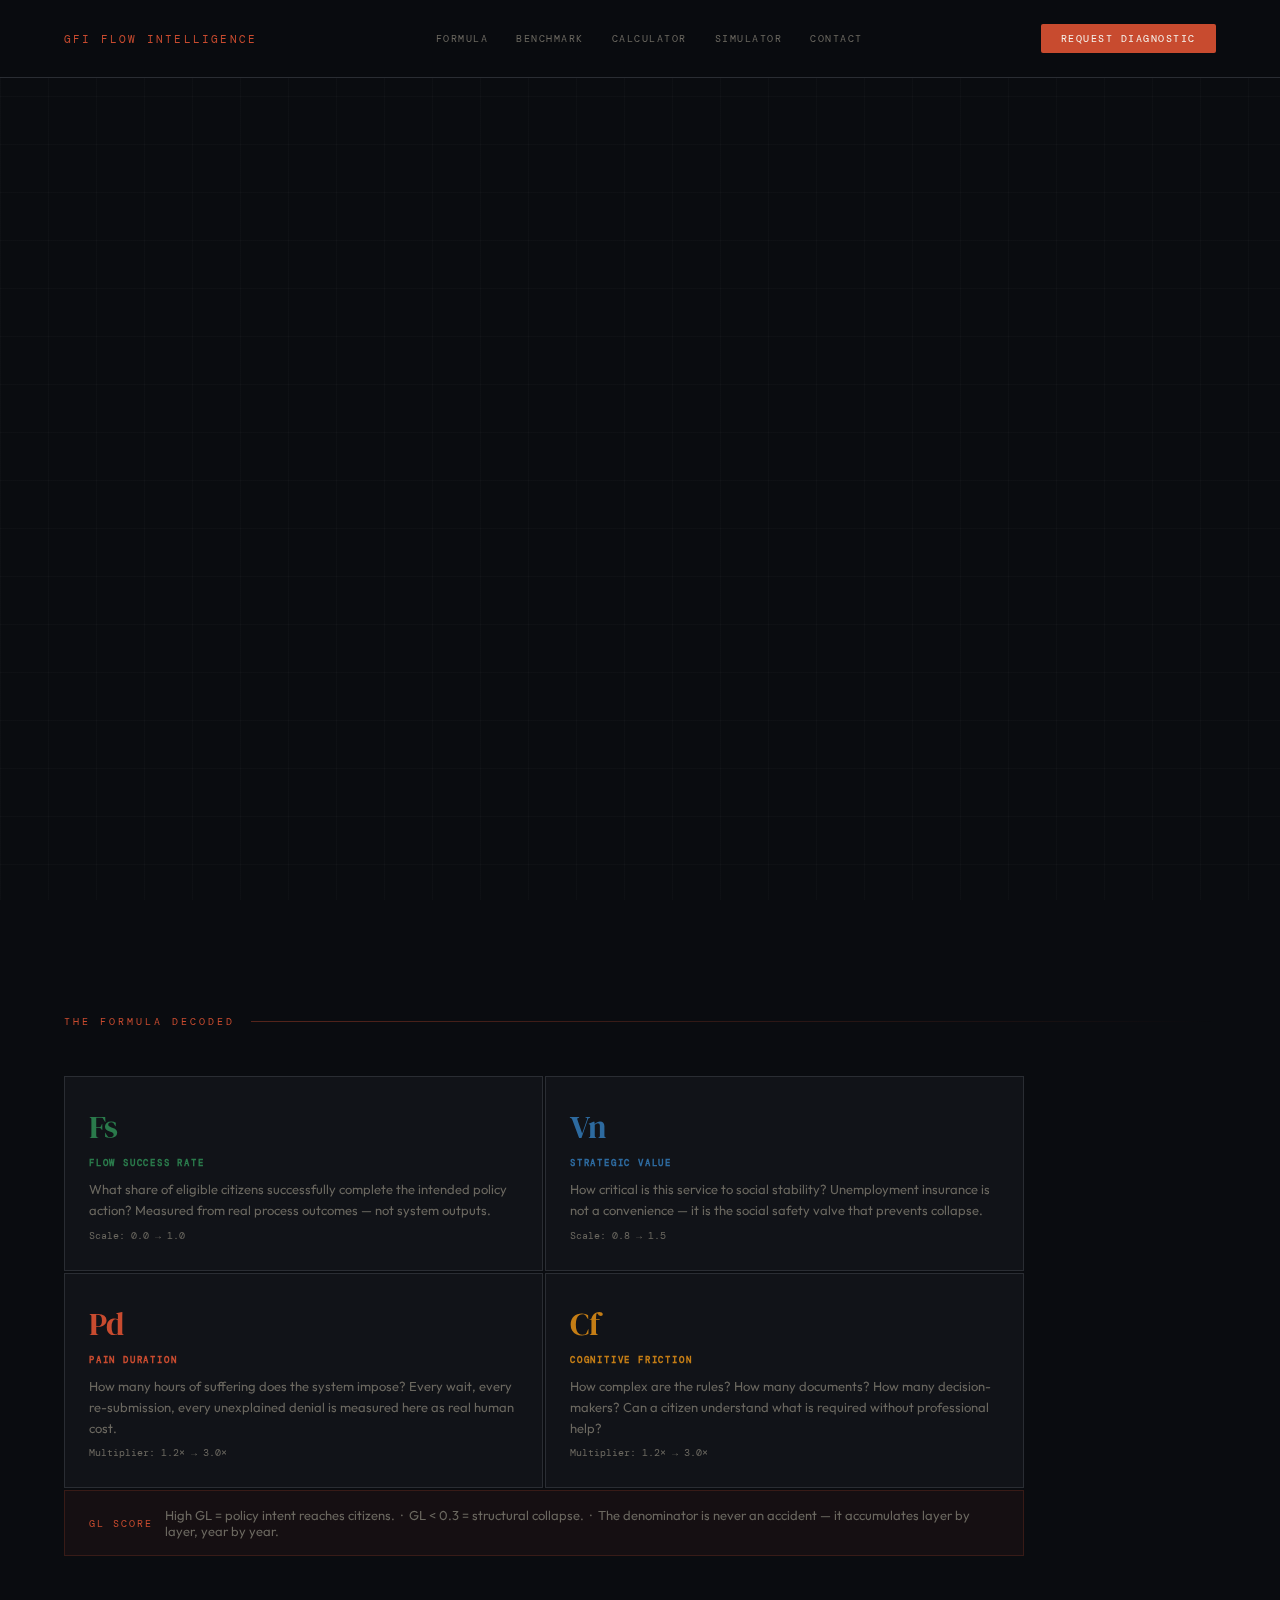
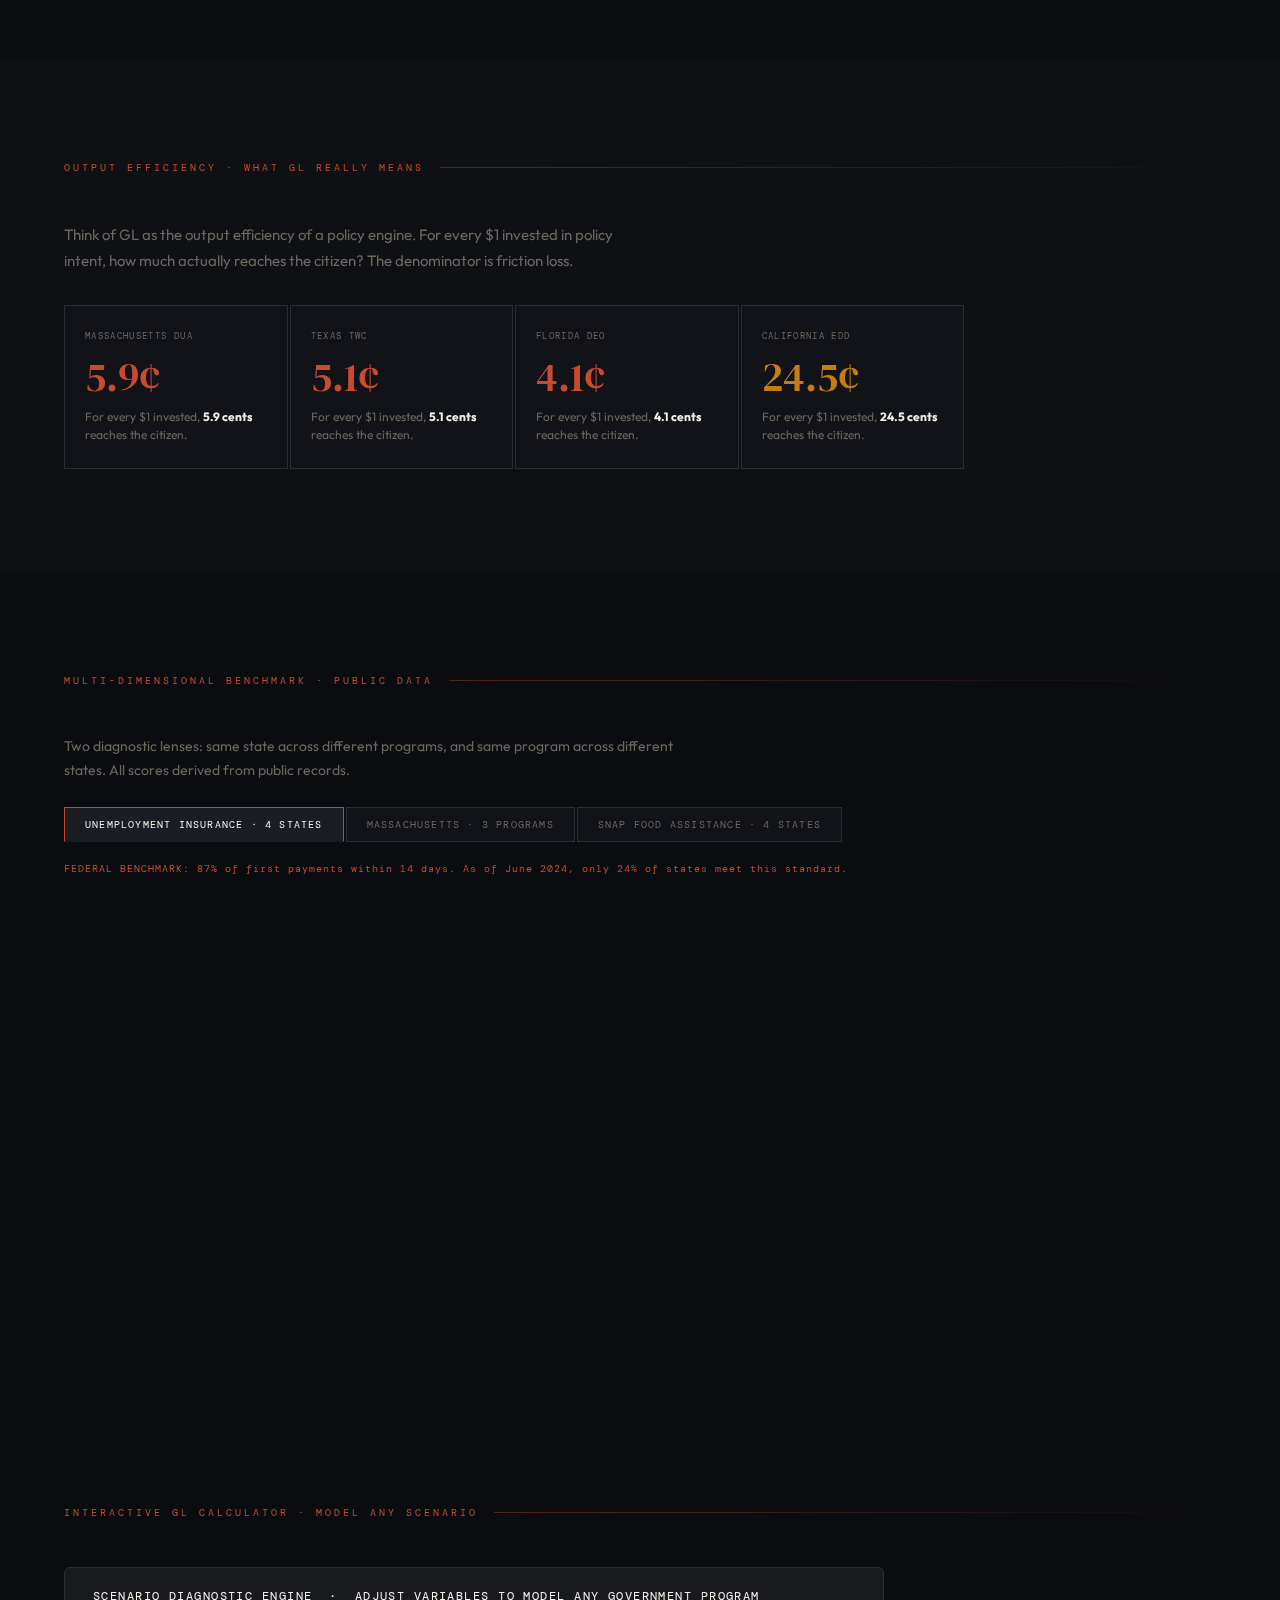
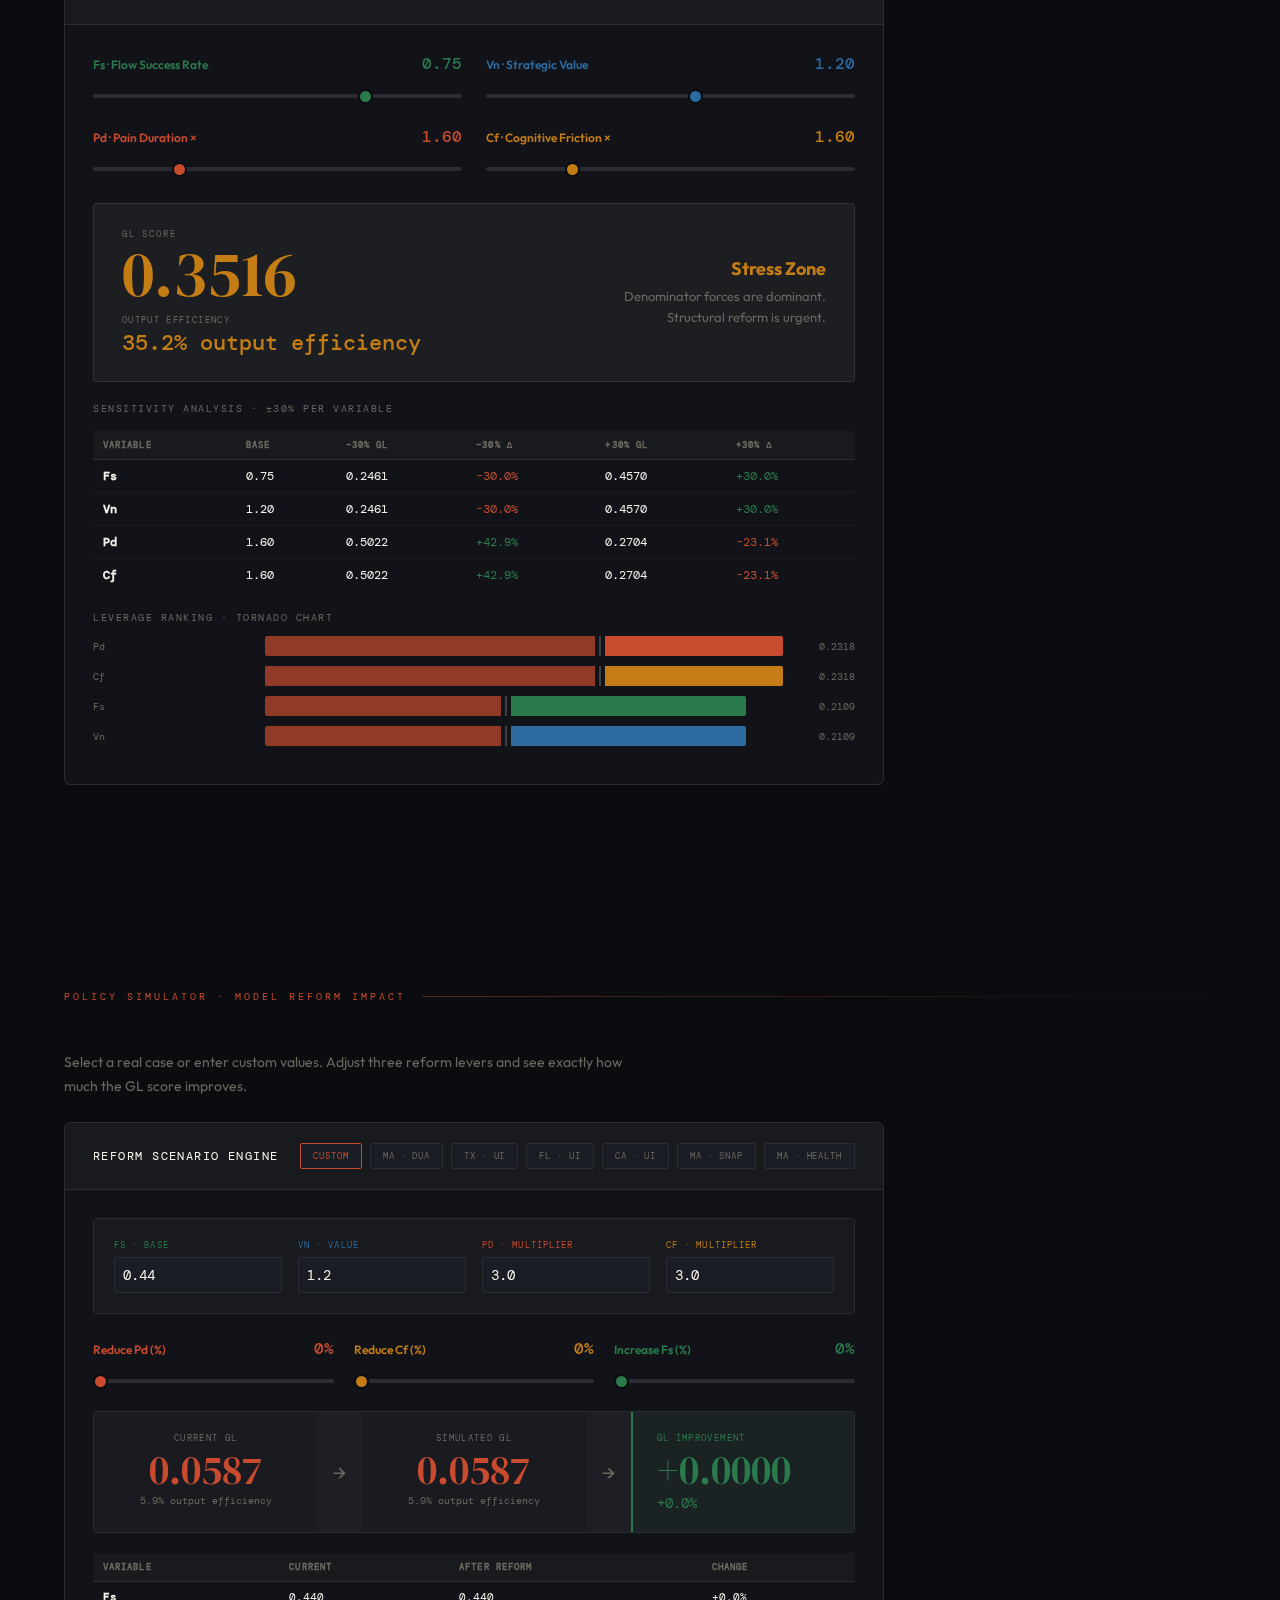
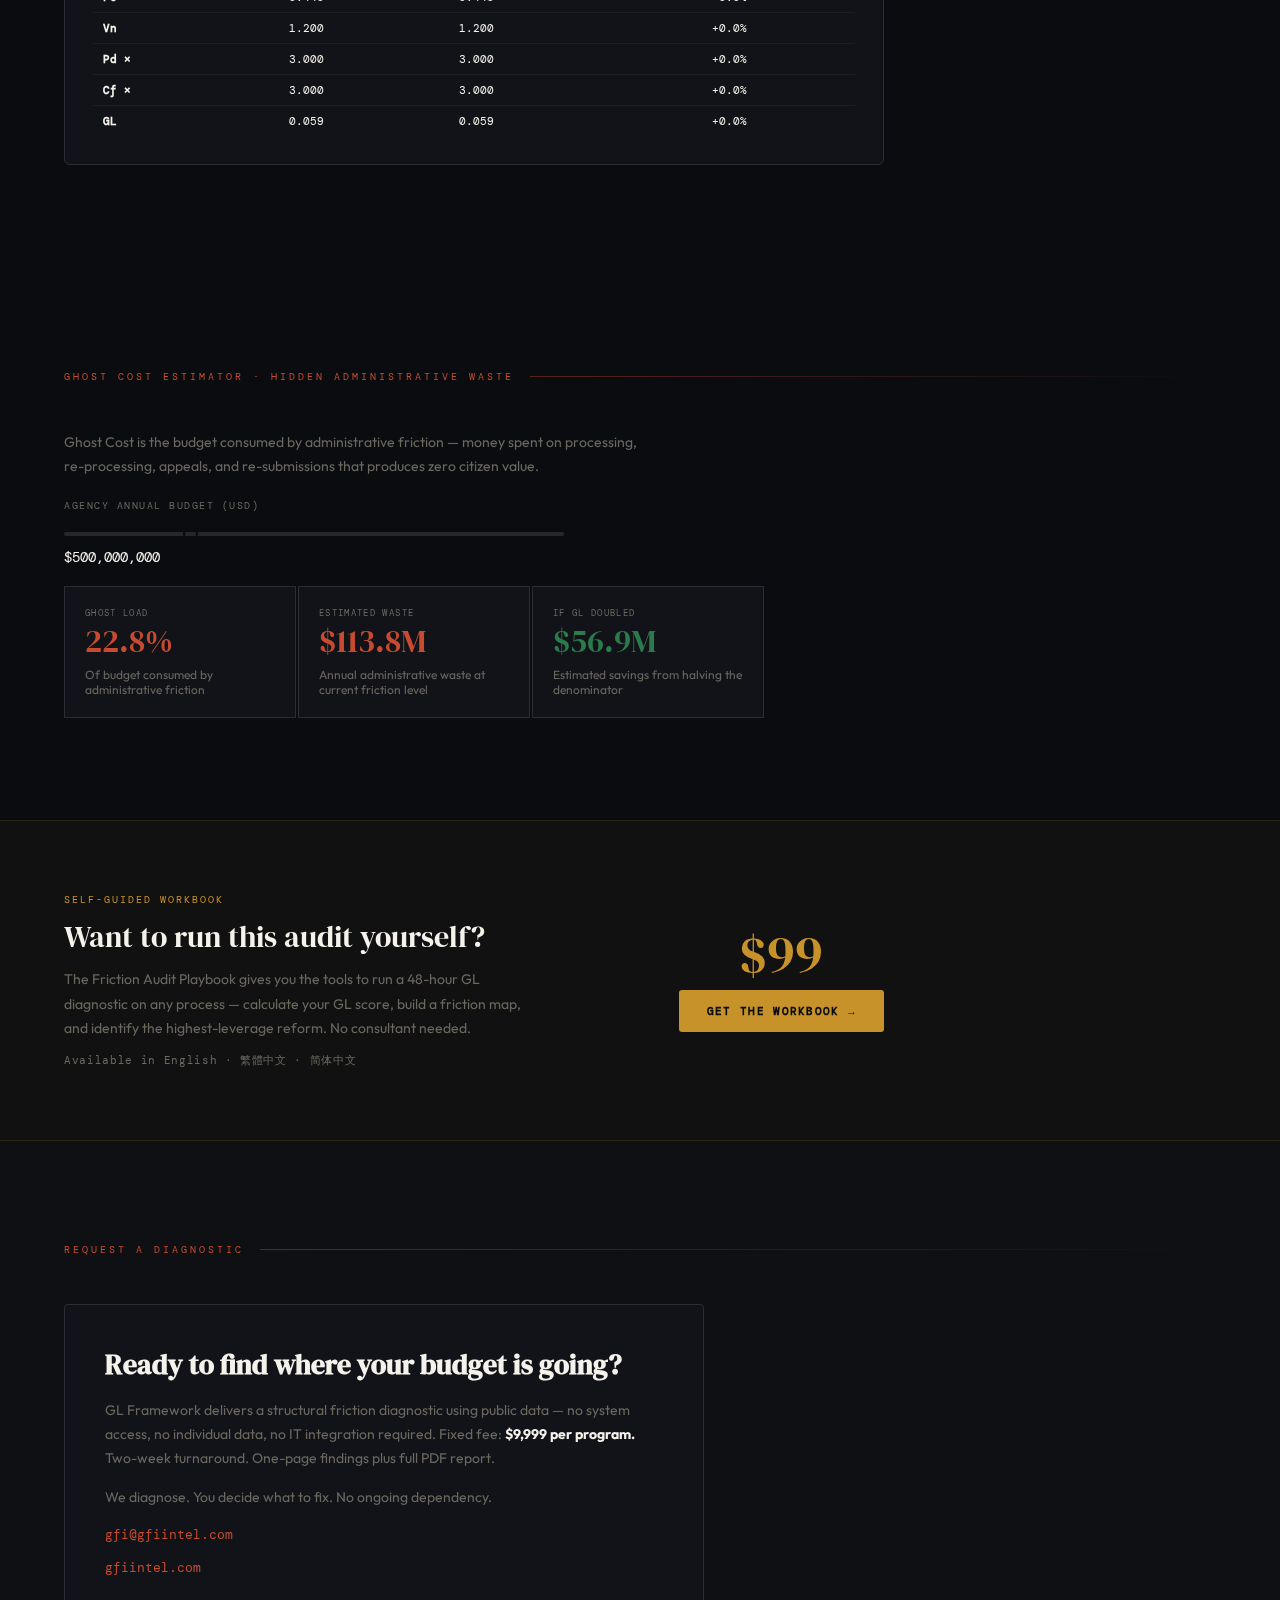
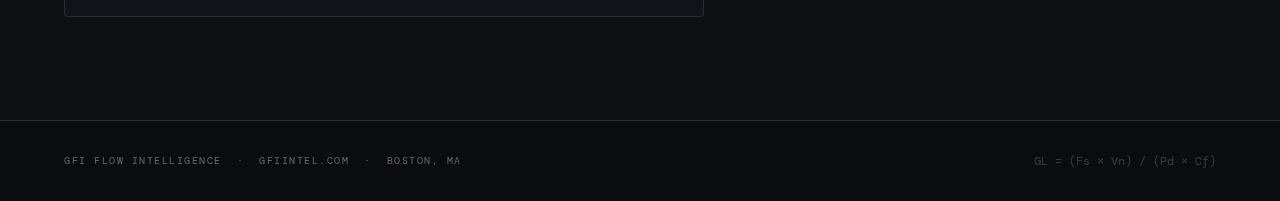
<file: gl-framework-demo.html>
<!DOCTYPE html>
<html lang="en">
<head>
<meta charset="UTF-8">
<meta name="viewport" content="width=device-width, initial-scale=1.0">
<title>GL Framework · Governance Diagnostic Engine</title>
<link href="https://fonts.googleapis.com/css2?family=DM+Serif+Display:ital@0;1&family=DM+Mono:wght@300;400;500&family=Outfit:wght@300;400;600;700&display=swap" rel="stylesheet">
<style>
:root {
  --ink: #0a0c10;--ink2: #111318;--ink3: #1a1d23;
  --paper: #f5f2ec;--accent: #c84b2f;--accent2: #2d6a9f;
  --green: #2a7a4b;--amber: #c47d15;--muted: #6b6860;
  --rule: #2a2d33;--gold: #c8922a;
}
* { margin:0; padding:0; box-sizing:border-box; }
html { scroll-behavior: smooth; }
body { background: var(--ink); color: var(--paper); font-family: 'Outfit', sans-serif; min-height: 100vh; overflow-x: hidden; }
body::before { content:''; position:fixed; inset:0; background-image: linear-gradient(rgba(245,242,236,.025) 1px, transparent 1px), linear-gradient(90deg, rgba(245,242,236,.025) 1px, transparent 1px); background-size: 48px 48px; pointer-events:none; z-index:0; }
.wrapper { position:relative; z-index:1; }
nav { display:flex; align-items:center; justify-content:space-between; padding: 24px clamp(24px,5vw,72px); border-bottom: 1px solid var(--rule); position:sticky; top:0; z-index:100; background: rgba(10,12,16,0.95); backdrop-filter: blur(12px); }
.nav-brand { font-family:'DM Mono',monospace; font-size:11px; letter-spacing:.2em; text-transform:uppercase; color:var(--accent); }
.nav-links { display:flex; gap:28px; }
.nav-links a { font-family:'DM Mono',monospace; font-size:10px; letter-spacing:.15em; text-transform:uppercase; color:var(--muted); text-decoration:none; transition:color .2s; }
.nav-links a:hover { color:var(--paper); }
.nav-cta { font-family:'DM Mono',monospace; font-size:10px; letter-spacing:.15em; text-transform:uppercase; color:var(--paper); background:var(--accent); padding:8px 20px; border-radius:2px; text-decoration:none; transition:background .2s; }
.nav-cta:hover { background:#a83a20; }
section { padding: clamp(60px,8vw,110px) clamp(24px,5vw,72px); }
.section-eyebrow { font-family:'DM Mono',monospace; font-size:10px; letter-spacing:.3em; text-transform:uppercase; color:var(--accent); margin-bottom:48px; display:flex; align-items:center; gap:16px; }
.section-eyebrow::after { content:''; flex:1; height:1px; background:linear-gradient(to right, rgba(200,75,47,.4), transparent); }
.hero { min-height:calc(100vh - 65px); display:flex; flex-direction:column; justify-content:center; padding: 80px clamp(24px,5vw,72px) 60px; max-width:1100px; margin:0 auto; }
.hero-eyebrow { font-family:'DM Mono',monospace; font-size:10px; letter-spacing:.3em; text-transform:uppercase; color:var(--accent); margin-bottom:24px; display:flex; align-items:center; gap:12px; }
.hero-eyebrow::before { content:''; width:28px; height:1px; background:var(--accent); }
h1 { font-family:'DM Serif Display',serif; font-size:clamp(48px,7vw,88px); line-height:.95; letter-spacing:-.02em; margin-bottom:24px; }
h1 em { font-style:italic; color:var(--accent); }
.hero-formula { font-family:'DM Mono',monospace; font-size:clamp(16px,2.2vw,22px); padding:20px 28px; margin:28px 0 16px; border-left:3px solid var(--accent); background:rgba(200,75,47,.06); border-radius:0 4px 4px 0; letter-spacing:.05em; }
.hero-formula .num { color:var(--green); }
.hero-formula .den { color:var(--accent); }
.hero-sub { font-size:16px; color:var(--muted); line-height:1.75; max-width:540px; }
.hero-cta { display:flex; gap:14px; margin-top:36px; flex-wrap:wrap; }
.btn-p { background:var(--accent); color:var(--paper); padding:13px 30px; border-radius:3px; font-size:12px; letter-spacing:.12em; text-transform:uppercase; font-family:'DM Mono',monospace; border:none; cursor:pointer; transition:all .2s; text-decoration:none; }
.btn-p:hover { background:#a83a20; transform:translateY(-1px); }
.btn-g { background:transparent; color:var(--paper); padding:13px 30px; border-radius:3px; font-size:12px; letter-spacing:.12em; text-transform:uppercase; font-family:'DM Mono',monospace; border:1px solid rgba(245,242,236,.2); cursor:pointer; transition:all .2s; text-decoration:none; }
.btn-g:hover { border-color:var(--paper); }
.formula-grid { display:grid; grid-template-columns:1fr 1fr; gap:2px; max-width:960px; }
.f-card { padding:28px 24px; background:var(--ink2); border:1px solid var(--rule); transition:background .2s; }
.f-card:hover { background:var(--ink3); }
.f-sym { font-family:'DM Serif Display',serif; font-size:32px; margin-bottom:8px; }
.f-label { font-family:'DM Mono',monospace; font-size:9px; letter-spacing:.2em; text-transform:uppercase; margin-bottom:10px; font-weight:700; }
.f-desc { font-size:13px; color:var(--muted); line-height:1.6; }
.f-scale { font-family:'DM Mono',monospace; font-size:10px; color:var(--muted); margin-top:8px; }
.fs .f-sym, .fs .f-label { color:var(--green); }
.vn .f-sym, .vn .f-label { color:var(--accent2); }
.pd .f-sym, .pd .f-label { color:var(--accent); }
.cf .f-sym, .cf .f-label { color:var(--amber); }
.f-divider { grid-column:1/-1; padding:16px 24px; background:rgba(200,75,47,.06); border:1px solid rgba(200,75,47,.2); display:flex; align-items:center; gap:12px; }
.f-divider-label { font-family:'DM Mono',monospace; font-size:10px; letter-spacing:.2em; text-transform:uppercase; color:var(--accent); white-space:nowrap; }
.f-divider-desc { font-size:13px; color:var(--muted); }
.cases-grid { display:grid; grid-template-columns:repeat(auto-fill,minmax(260px,1fr)); gap:2px; }
.case-card { background:var(--ink2); border:1px solid var(--rule); padding:26px 22px; cursor:default; transition:background .25s; position:relative; overflow:hidden; }
.case-card::before { content:''; position:absolute; top:0; left:0; right:0; height:3px; transform:scaleX(0); transform-origin:left; transition:transform .3s; }
.case-card:hover { background:var(--ink3); }
.case-card:hover::before { transform:scaleX(1); }
.case-card.tier-high::before { background:var(--green); }
.case-card.tier-mid::before { background:var(--amber); }
.case-card.tier-low::before { background:var(--accent); }
.case-tag { font-family:'DM Mono',monospace; font-size:9px; letter-spacing:.18em; text-transform:uppercase; color:var(--muted); margin-bottom:6px; }
.case-title { font-size:15px; font-weight:600; margin-bottom:16px; line-height:1.3; }
.gl-row { display:flex; align-items:baseline; gap:8px; margin-bottom:10px; }
.gl-lbl { font-family:'DM Mono',monospace; font-size:9px; letter-spacing:.15em; text-transform:uppercase; color:var(--muted); }
.gl-num { font-family:'DM Serif Display',serif; font-size:38px; line-height:1; }
.gl-num.tier-high { color:var(--green); }
.gl-num.tier-mid { color:var(--amber); }
.gl-num.tier-low { color:var(--accent); }
.gl-verdict { font-size:11px; font-weight:700; letter-spacing:.05em; margin-bottom:12px; }
.gl-verdict.tier-high { color:var(--green); }
.gl-verdict.tier-mid { color:var(--amber); }
.gl-verdict.tier-low { color:var(--accent); }
.gl-bar { width:100%; height:4px; background:rgba(245,242,236,.08); border-radius:2px; margin-bottom:14px; overflow:hidden; }
.gl-fill { height:100%; border-radius:2px; width:0; transition:width 1.4s cubic-bezier(.16,1,.3,1); }
.gl-fill.tier-high { background:var(--green); }
.gl-fill.tier-mid { background:var(--amber); }
.gl-fill.tier-low { background:var(--accent); }
.case-vars { display:grid; grid-template-columns:1fr 1fr; gap:6px; margin-bottom:12px; }
.cv { font-family:'DM Mono',monospace; font-size:10px; color:var(--muted); padding:5px 8px; background:rgba(245,242,236,.04); border-radius:2px; }
.cv strong { font-weight:600; }
.case-insight { font-size:12px; color:var(--muted); line-height:1.6; padding-top:12px; border-top:1px solid var(--rule); }
.power-section { background:rgba(245,242,236,.02); }
.power-grid { display:grid; grid-template-columns:repeat(auto-fill,minmax(200px,1fr)); gap:2px; max-width:900px; }
.power-card { padding:24px 20px; background:var(--ink2); border:1px solid var(--rule); }
.power-num { font-family:'DM Serif Display',serif; font-size:40px; margin-bottom:4px; }
.power-label { font-family:'DM Mono',monospace; font-size:9px; letter-spacing:.15em; text-transform:uppercase; color:var(--muted); margin-bottom:8px; }
.power-desc { font-size:12px; color:var(--muted); line-height:1.5; }
.calc-wrap { max-width:820px; background:var(--ink2); border:1px solid var(--rule); border-radius:6px; overflow:hidden; }
.calc-head { padding:20px 28px; background:rgba(245,242,236,.03); border-bottom:1px solid var(--rule); }
.calc-head h3 { font-family:'DM Mono',monospace; font-size:12px; letter-spacing:.12em; text-transform:uppercase; color:var(--paper); font-weight:400; }
.calc-body { padding:28px; }
.sliders { display:grid; grid-template-columns:1fr 1fr; gap:24px; margin-bottom:28px; }
.sl-group label { display:flex; justify-content:space-between; align-items:baseline; margin-bottom:8px; }
.sl-name { font-size:12px; font-weight:600; }
.sl-val { font-family:'DM Mono',monospace; font-size:16px; font-weight:500; }
input[type=range] { -webkit-appearance:none; width:100%; height:4px; border-radius:2px; outline:none; cursor:pointer; background:rgba(245,242,236,.12); }
input[type=range]::-webkit-slider-thumb { -webkit-appearance:none; width:15px; height:15px; border-radius:50%; cursor:pointer; border:2px solid var(--ink); transition:transform .15s; }
input[type=range]::-webkit-slider-thumb:hover { transform:scale(1.3); }
.sl-fs::-webkit-slider-thumb { background:var(--green); }
.sl-vn::-webkit-slider-thumb { background:var(--accent2); }
.sl-pd::-webkit-slider-thumb { background:var(--accent); }
.sl-cf::-webkit-slider-thumb { background:var(--amber); }
.sl-fs { accent-color:var(--green); }
.sl-vn { accent-color:var(--accent2); }
.sl-pd { accent-color:var(--accent); }
.sl-cf { accent-color:var(--amber); }
.calc-result { background:rgba(245,242,236,.05); border:1px solid rgba(245,242,236,.1); border-radius:4px; padding:24px 28px; display:flex; align-items:center; justify-content:space-between; flex-wrap:wrap; gap:16px; margin-bottom:20px; }
.res-score-label { font-family:'DM Mono',monospace; font-size:9px; letter-spacing:.2em; text-transform:uppercase; color:var(--muted); margin-bottom:2px; }
.res-score { font-family:'DM Serif Display',serif; font-size:64px; line-height:1; transition:color .3s; }
.res-power-label { font-family:'DM Mono',monospace; font-size:9px; letter-spacing:.15em; text-transform:uppercase; color:var(--muted); margin-bottom:2px; }
.res-power { font-family:'DM Mono',monospace; font-size:22px; font-weight:500; transition:color .3s; }
.res-right { text-align:right; }
.res-verdict { font-size:18px; font-weight:700; margin-bottom:6px; transition:color .3s; }
.res-interp { font-size:13px; color:var(--muted); max-width:260px; text-align:right; line-height:1.6; }
.sens-table { width:100%; border-collapse:collapse; font-size:12px; margin-top:16px; }
.sens-table th { font-family:'DM Mono',monospace; font-size:9px; letter-spacing:.12em; text-transform:uppercase; color:var(--muted); padding:8px 10px; text-align:left; border-bottom:1px solid var(--rule); background:rgba(245,242,236,.03); }
.sens-table td { padding:8px 10px; border-bottom:1px solid rgba(245,242,236,.05); font-family:'DM Mono',monospace; }
.sens-table tr:last-child td { border-bottom:none; }
.pos { color:var(--green); }
.neg { color:var(--accent); }
.base-val { color:var(--paper); font-weight:600; }
.tornado-wrap { margin-top:20px; }
.tornado-row { display:flex; align-items:center; gap:12px; margin-bottom:10px; }
.tornado-label { font-family:'DM Mono',monospace; font-size:10px; color:var(--muted); width:160px; flex-shrink:0; }
.tornado-bar-wrap { flex:1; display:flex; align-items:center; gap:4px; height:20px; }
.tornado-bar-neg { height:100%; border-radius:2px 0 0 2px; min-width:2px; }
.tornado-bar-pos { height:100%; border-radius:0 2px 2px 0; min-width:2px; }
.tornado-range { font-family:'DM Mono',monospace; font-size:10px; color:var(--muted); width:60px; text-align:right; }
.ghost-grid { display:grid; grid-template-columns:1fr 1fr 1fr; gap:2px; max-width:700px; margin-top:16px; }
.ghost-card { padding:20px; background:var(--ink2); border:1px solid var(--rule); }
.ghost-num { font-family:'DM Serif Display',serif; font-size:32px; color:var(--accent); margin-bottom:4px; }
.ghost-label { font-family:'DM Mono',monospace; font-size:9px; letter-spacing:.15em; text-transform:uppercase; color:var(--muted); }
.tab-btn { font-family:'DM Mono',monospace; font-size:10px; letter-spacing:.12em; text-transform:uppercase; padding:10px 20px; background:var(--ink2); border:1px solid var(--rule); color:var(--muted); cursor:pointer; transition:all .2s; }
.tab-btn:hover { color:var(--paper); background:var(--ink3); }
.tab-btn.active { color:var(--paper); background:var(--ink3); border-color:var(--accent); border-bottom-color:var(--ink3); }
.tab-panel { padding-top:2px; }
.sim-wrap { max-width:820px; background:var(--ink2); border:1px solid var(--rule); border-radius:6px; overflow:hidden; margin-top:0; }
.sim-head { padding:20px 28px; background:rgba(245,242,236,.03); border-bottom:1px solid var(--rule); display:flex; align-items:center; justify-content:space-between; flex-wrap:wrap; gap:12px; }
.sim-head h3 { font-family:'DM Mono',monospace; font-size:12px; letter-spacing:.12em; text-transform:uppercase; color:var(--paper); font-weight:400; }
.sim-preset-row { display:flex; gap:8px; flex-wrap:wrap; }
.sim-preset { font-family:'DM Mono',monospace; font-size:9px; letter-spacing:.1em; text-transform:uppercase; padding:6px 12px; background:var(--ink3); border:1px solid var(--rule); color:var(--muted); cursor:pointer; border-radius:2px; transition:all .2s; }
.sim-preset:hover { color:var(--paper); border-color:var(--accent); }
.sim-preset.active { color:var(--accent); border-color:var(--accent); }
.sim-body { padding:28px; }
.sim-sliders { display:grid; grid-template-columns:1fr 1fr 1fr; gap:20px; margin-bottom:24px; }
.sim-result-row { display:grid; grid-template-columns:1fr auto 1fr auto 1fr; gap:0; align-items:stretch; background:rgba(245,242,236,.04); border:1px solid var(--rule); border-radius:4px; overflow:hidden; margin-bottom:20px; }
.sim-metric { padding:20px 24px; text-align:center; }
.sim-metric-label { font-family:'DM Mono',monospace; font-size:9px; letter-spacing:.15em; text-transform:uppercase; color:var(--muted); margin-bottom:6px; }
.sim-metric-val { font-family:'DM Serif Display',serif; font-size:40px; line-height:1; }
.sim-arrow { display:flex; align-items:center; justify-content:center; padding:0 16px; color:var(--muted); font-size:20px; background:rgba(245,242,236,.02); }
.sim-improvement { padding:20px 24px; background:rgba(42,122,75,.08); border-left:2px solid var(--green); }
.sim-improvement-label { font-family:'DM Mono',monospace; font-size:9px; letter-spacing:.15em; text-transform:uppercase; color:var(--green); margin-bottom:6px; }
.sim-improvement-val { font-family:'DM Serif Display',serif; font-size:40px; line-height:1; color:var(--green); }
.sim-improvement-pct { font-family:'DM Mono',monospace; font-size:14px; color:var(--green); margin-top:4px; }
.sim-table { width:100%; border-collapse:collapse; font-size:12px; }
.sim-table th { font-family:'DM Mono',monospace; font-size:9px; letter-spacing:.12em; text-transform:uppercase; color:var(--muted); padding:8px 10px; text-align:left; border-bottom:1px solid var(--rule); background:rgba(245,242,236,.03); }
.sim-table td { padding:8px 10px; border-bottom:1px solid rgba(245,242,236,.05); font-family:'DM Mono',monospace; font-size:11px; }
.sim-table tr:last-child td { border-bottom:none; }
.contact-box { background:var(--ink2); border:1px solid var(--rule); border-radius:4px; padding:40px; max-width:640px; display:flex; flex-direction:column; gap:16px; }
.contact-box h3 { font-family:'DM Serif Display',serif; font-size:28px; }
.contact-box p { font-size:14px; color:var(--muted); line-height:1.7; }
.contact-link { font-family:'DM Mono',monospace; font-size:13px; color:var(--accent); text-decoration:none; }
.contact-link:hover { text-decoration:underline; }
footer { padding:32px clamp(24px,5vw,72px); border-top:1px solid var(--rule); display:flex; align-items:center; justify-content:space-between; flex-wrap:wrap; gap:12px; }
.footer-brand { font-family:'DM Mono',monospace; font-size:10px; letter-spacing:.15em; text-transform:uppercase; color:var(--muted); }
.footer-formula { font-family:'DM Mono',monospace; font-size:12px; color:rgba(245,242,236,.2); }
.fade-in { opacity:0; transform:translateY(16px); animation:fadeUp .6s forwards; }
@keyframes fadeUp { to { opacity:1; transform:translateY(0); } }
.fade-in:nth-child(1){animation-delay:.1s}.fade-in:nth-child(2){animation-delay:.22s}.fade-in:nth-child(3){animation-delay:.34s}.fade-in:nth-child(4){animation-delay:.46s}.fade-in:nth-child(5){animation-delay:.58s}
@media(max-width:640px){.sliders{grid-template-columns:1fr}.formula-grid{grid-template-columns:1fr}.cases-grid{grid-template-columns:1fr}.calc-result{flex-direction:column}.res-right{text-align:left}.res-interp{text-align:left}.ghost-grid{grid-template-columns:1fr}.nav-links{display:none}}
</style>
</head>
<body>
<div class="wrapper">
<nav>
  <div class="nav-brand">GFI Flow Intelligence</div>
  <div class="nav-links">
    <a href="#formula">Formula</a>
    <a href="#cases">Benchmark</a>
    <a href="#calculator">Calculator</a>
    <a href="#simulator">Simulator</a>
    <a href="#contact">Contact</a>
  </div>
  <a href="#contact" class="nav-cta">Request Diagnostic</a>
</nav>

<div class="hero">
  <div class="hero-eyebrow fade-in">GL Framework · Governance Diagnostic Engine</div>
  <h1 class="fade-in">The budget was never<br>the problem.<br><em>The denominator was.</em></h1>
  <div class="hero-formula fade-in">GL &nbsp;=&nbsp; <span class="num">( Fs × Vn )</span> &nbsp;/&nbsp; <span class="den">( Pd × Cf )</span></div>
  <p class="hero-sub fade-in">Every dollar invested in policy has an output efficiency. GL measures it. When the denominator wins, citizens lose — and budgets keep growing without results.</p>
  <div class="hero-cta fade-in">
    <a class="btn-p" href="#cases">See 4-State Benchmark</a>
    <a class="btn-g" href="#calculator">Run Scenario</a>
  </div>
</div>

<section id="formula">
  <div class="section-eyebrow">The Formula Decoded</div>
  <div class="formula-grid">
    <div class="f-card fs"><div class="f-sym">Fs</div><div class="f-label">Flow Success Rate</div><div class="f-desc">What share of eligible citizens successfully complete the intended policy action? Measured from real process outcomes — not system outputs.</div><div class="f-scale">Scale: 0.0 → 1.0</div></div>
    <div class="f-card vn"><div class="f-sym">Vn</div><div class="f-label">Strategic Value</div><div class="f-desc">How critical is this service to social stability? Unemployment insurance is not a convenience — it is the social safety valve that prevents collapse.</div><div class="f-scale">Scale: 0.8 → 1.5</div></div>
    <div class="f-card pd"><div class="f-sym">Pd</div><div class="f-label">Pain Duration</div><div class="f-desc">How many hours of suffering does the system impose? Every wait, every re-submission, every unexplained denial is measured here as real human cost.</div><div class="f-scale">Multiplier: 1.2× → 3.0×</div></div>
    <div class="f-card cf"><div class="f-sym">Cf</div><div class="f-label">Cognitive Friction</div><div class="f-desc">How complex are the rules? How many documents? How many decision-makers? Can a citizen understand what is required without professional help?</div><div class="f-scale">Multiplier: 1.2× → 3.0×</div></div>
    <div class="f-divider"><div class="f-divider-label">GL Score</div><div class="f-divider-desc">High GL = policy intent reaches citizens. &nbsp;·&nbsp; GL &lt; 0.3 = structural collapse. &nbsp;·&nbsp; The denominator is never an accident — it accumulates layer by layer, year by year.</div></div>
  </div>
</section>

<section class="power-section">
  <div class="section-eyebrow">Output Efficiency · What GL Really Means</div>
  <p style="font-size:15px; color:var(--muted); max-width:560px; line-height:1.7; margin-bottom:32px;">Think of GL as the output efficiency of a policy engine. For every $1 invested in policy intent, how much actually reaches the citizen? The denominator is friction loss.</p>
  <div class="power-grid" id="powerGrid"></div>
</section>

<section id="cases">
  <div class="section-eyebrow">Multi-Dimensional Benchmark · Public Data</div>
  <p style="font-size:14px; color:var(--muted); max-width:640px; line-height:1.7; margin-bottom:24px;">Two diagnostic lenses: same state across different programs, and same program across different states. All scores derived from public records.</p>
  <div style="display:flex; gap:2px; margin-bottom:2px; flex-wrap:wrap;">
    <button class="tab-btn active" onclick="switchTab('ui')" id="tab-ui">Unemployment Insurance · 4 States</button>
    <button class="tab-btn" onclick="switchTab('ma')" id="tab-ma">Massachusetts · 3 Programs</button>
    <button class="tab-btn" onclick="switchTab('snap')" id="tab-snap">SNAP Food Assistance · 4 States</button>
  </div>
  <div id="panel-ui" class="tab-panel">
    <p style="font-family:'DM Mono',monospace; font-size:10px; color:var(--accent); letter-spacing:.1em; margin-bottom:20px; padding-top:16px;">FEDERAL BENCHMARK: 87% of first payments within 14 days. As of June 2024, only 24% of states meet this standard.</p>
    <div class="cases-grid" id="casesGrid"></div>
  </div>
  <div id="panel-ma" class="tab-panel" style="display:none;">
    <p style="font-size:13px; color:var(--muted); max-width:600px; line-height:1.7; padding-top:16px; margin-bottom:20px;">Same government. Same citizens. Three different programs — three different GL scores.</p>
    <div class="cases-grid" id="maCasesGrid"></div>
  </div>
  <div id="panel-snap" class="tab-panel" style="display:none;">
    <p style="font-size:13px; color:var(--muted); max-width:600px; line-height:1.7; padding-top:16px; margin-bottom:20px;">Same federal program. Same policy intent. Four different states — four different GL scores.</p>
    <div class="cases-grid" id="snapCasesGrid"></div>
  </div>
</section>

<section id="calculator" style="background:rgba(10,12,16,1);">
  <div class="section-eyebrow">Interactive GL Calculator · Model Any Scenario</div>
  <div class="calc-wrap">
    <div class="calc-head"><h3>Scenario Diagnostic Engine &nbsp;·&nbsp; Adjust variables to model any government program</h3></div>
    <div class="calc-body">
      <div class="sliders">
        <div class="sl-group"><label><span class="sl-name" style="color:var(--green)">Fs · Flow Success Rate</span><span class="sl-val" style="color:var(--green)" id="fsVal">0.75</span></label><input type="range" class="sl-fs" id="fsSlider" min="0.01" max="1" step="0.01" value="0.75"></div>
        <div class="sl-group"><label><span class="sl-name" style="color:var(--accent2)">Vn · Strategic Value</span><span class="sl-val" style="color:var(--accent2)" id="vnVal">1.20</span></label><input type="range" class="sl-vn" id="vnSlider" min="0.8" max="1.5" step="0.05" value="1.2"></div>
        <div class="sl-group"><label><span class="sl-name" style="color:var(--accent)">Pd · Pain Duration ×</span><span class="sl-val" style="color:var(--accent)" id="pdVal">1.60</span></label><input type="range" class="sl-pd" id="pdSlider" min="1.2" max="3.0" step="0.1" value="1.6"></div>
        <div class="sl-group"><label><span class="sl-name" style="color:var(--amber)">Cf · Cognitive Friction ×</span><span class="sl-val" style="color:var(--amber)" id="cfVal">1.60</span></label><input type="range" class="sl-cf" id="cfSlider" min="1.2" max="3.0" step="0.1" value="1.6"></div>
      </div>
      <div class="calc-result">
        <div><div class="res-score-label">GL Score</div><div class="res-score" id="glScore">—</div><div class="res-power-label" style="margin-top:8px">Output Efficiency</div><div class="res-power" id="glPower">—</div></div>
        <div class="res-right"><div class="res-verdict" id="verdict">—</div><div class="res-interp" id="interp">Adjust the sliders to model any government program scenario.</div></div>
      </div>
      <div style="margin-top:8px;"><div style="font-family:'DM Mono',monospace; font-size:10px; letter-spacing:.15em; text-transform:uppercase; color:var(--muted); margin-bottom:4px;">Sensitivity Analysis · ±30% per variable</div><table class="sens-table" id="sensTable"><thead><tr><th>Variable</th><th>Base</th><th>−30% GL</th><th>−30% Δ</th><th>+30% GL</th><th>+30% Δ</th></tr></thead><tbody id="sensBody"></tbody></table></div>
      <div class="tornado-wrap"><div style="font-family:'DM Mono',monospace; font-size:10px; letter-spacing:.15em; text-transform:uppercase; color:var(--muted); margin-bottom:12px;">Leverage Ranking · Tornado Chart</div><div id="tornadoChart"></div></div>
    </div>
  </div>
</section>

<section id="simulator" style="background:rgba(10,12,16,1);">
  <div class="section-eyebrow">Policy Simulator · Model Reform Impact</div>
  <p style="font-size:14px; color:var(--muted); max-width:580px; line-height:1.7; margin-bottom:24px;">Select a real case or enter custom values. Adjust three reform levers and see exactly how much the GL score improves.</p>
  <div class="sim-wrap">
    <div class="sim-head">
      <h3>Reform Scenario Engine</h3>
      <div class="sim-preset-row">
        <button class="sim-preset active" onclick="loadPreset('custom')" id="preset-custom">Custom</button>
        <button class="sim-preset" onclick="loadPreset('ma-dua')" id="preset-ma-dua">MA · DUA</button>
        <button class="sim-preset" onclick="loadPreset('tx-ui')" id="preset-tx-ui">TX · UI</button>
        <button class="sim-preset" onclick="loadPreset('fl-ui')" id="preset-fl-ui">FL · UI</button>
        <button class="sim-preset" onclick="loadPreset('ca-ui')" id="preset-ca-ui">CA · UI</button>
        <button class="sim-preset" onclick="loadPreset('ma-snap')" id="preset-ma-snap">MA · SNAP</button>
        <button class="sim-preset" onclick="loadPreset('ma-health')" id="preset-ma-health">MA · Health</button>
      </div>
    </div>
    <div class="sim-body">
      <div style="display:grid; grid-template-columns:1fr 1fr 1fr 1fr; gap:16px; margin-bottom:24px; padding:20px; background:rgba(245,242,236,.03); border:1px solid var(--rule); border-radius:4px;">
        <div><div style="font-family:'DM Mono',monospace; font-size:9px; letter-spacing:.12em; text-transform:uppercase; color:var(--green); margin-bottom:6px;">Fs · Base</div><input type="number" id="simFs" value="0.44" min="0.01" max="1" step="0.01" style="width:100%; background:var(--ink3); border:1px solid var(--rule); color:var(--paper); padding:8px; font-family:'DM Mono',monospace; font-size:14px; border-radius:2px;"></div>
        <div><div style="font-family:'DM Mono',monospace; font-size:9px; letter-spacing:.12em; text-transform:uppercase; color:var(--accent2); margin-bottom:6px;">Vn · Value</div><input type="number" id="simVn" value="1.2" min="0.8" max="1.5" step="0.1" style="width:100%; background:var(--ink3); border:1px solid var(--rule); color:var(--paper); padding:8px; font-family:'DM Mono',monospace; font-size:14px; border-radius:2px;"></div>
        <div><div style="font-family:'DM Mono',monospace; font-size:9px; letter-spacing:.12em; text-transform:uppercase; color:var(--accent); margin-bottom:6px;">Pd · Multiplier</div><input type="number" id="simPd" value="3.0" min="1.2" max="3.0" step="0.1" style="width:100%; background:var(--ink3); border:1px solid var(--rule); color:var(--paper); padding:8px; font-family:'DM Mono',monospace; font-size:14px; border-radius:2px;"></div>
        <div><div style="font-family:'DM Mono',monospace; font-size:9px; letter-spacing:.12em; text-transform:uppercase; color:var(--amber); margin-bottom:6px;">Cf · Multiplier</div><input type="number" id="simCf" value="3.0" min="1.2" max="3.0" step="0.1" style="width:100%; background:var(--ink3); border:1px solid var(--rule); color:var(--paper); padding:8px; font-family:'DM Mono',monospace; font-size:14px; border-radius:2px;"></div>
      </div>
      <div class="sim-sliders">
        <div class="sl-group"><label><span class="sl-name" style="color:var(--accent)">Reduce Pd (%)</span><span class="sl-val" style="color:var(--accent)" id="simPdPct">0%</span></label><input type="range" class="sl-pd" id="simPdSlider" min="0" max="60" step="1" value="0"></div>
        <div class="sl-group"><label><span class="sl-name" style="color:var(--amber)">Reduce Cf (%)</span><span class="sl-val" style="color:var(--amber)" id="simCfPct">0%</span></label><input type="range" class="sl-cf" id="simCfSlider" min="0" max="60" step="1" value="0"></div>
        <div class="sl-group"><label><span class="sl-name" style="color:var(--green)">Increase Fs (%)</span><span class="sl-val" style="color:var(--green)" id="simFsPct">0%</span></label><input type="range" class="sl-fs" id="simFsSlider" min="0" max="30" step="1" value="0"></div>
      </div>
      <div class="sim-result-row">
        <div class="sim-metric"><div class="sim-metric-label">Current GL</div><div class="sim-metric-val" id="simCurrentGL" style="color:var(--accent);">—</div><div style="font-family:'DM Mono',monospace; font-size:10px; color:var(--muted); margin-top:4px;" id="simCurrentEff">—</div></div>
        <div class="sim-arrow">→</div>
        <div class="sim-metric"><div class="sim-metric-label">Simulated GL</div><div class="sim-metric-val" id="simNewGL" style="color:var(--amber);">—</div><div style="font-family:'DM Mono',monospace; font-size:10px; color:var(--muted); margin-top:4px;" id="simNewEff">—</div></div>
        <div class="sim-arrow">→</div>
        <div class="sim-improvement"><div class="sim-improvement-label">GL Improvement</div><div class="sim-improvement-val" id="simDeltaGL">—</div><div class="sim-improvement-pct" id="simDeltaPct">—</div></div>
      </div>
      <table class="sim-table"><thead><tr><th>Variable</th><th>Current</th><th>After Reform</th><th>Change</th></tr></thead><tbody id="simTableBody"></tbody></table>
    </div>
  </div>
</section>

<section>
  <div class="section-eyebrow">Ghost Cost Estimator · Hidden Administrative Waste</div>
  <p style="font-size:14px; color:var(--muted); max-width:580px; line-height:1.7; margin-bottom:20px;">Ghost Cost is the budget consumed by administrative friction — money spent on processing, re-processing, appeals, and re-submissions that produces zero citizen value.</p>
  <div style="max-width:500px; margin-bottom:20px;">
    <label style="font-family:'DM Mono',monospace; font-size:10px; letter-spacing:.15em; text-transform:uppercase; color:var(--muted); display:block; margin-bottom:8px;">Agency Annual Budget (USD)</label>
    <input type="range" id="budgetSlider" min="10000000" max="2000000000" step="10000000" value="500000000" style="-webkit-appearance:none; width:100%; height:4px; border-radius:2px; outline:none; cursor:pointer; background:rgba(245,242,236,.12); accent-color:var(--accent);">
    <div style="font-family:'DM Mono',monospace; font-size:14px; color:var(--paper); margin-top:8px;" id="budgetDisplay">$500,000,000</div>
  </div>
  <div class="ghost-grid" id="ghostGrid"></div>
</section>

<!-- WORKBOOK CTA -->
<section style="background:rgba(200,146,42,.04); border-top:1px solid rgba(200,146,42,.15); border-bottom:1px solid rgba(200,146,42,.15); padding:clamp(40px,6vw,72px) clamp(24px,5vw,72px);">
  <div style="max-width:820px; display:flex; align-items:center; justify-content:space-between; flex-wrap:wrap; gap:32px;">
    <div>
      <div style="font-family:'DM Mono',monospace; font-size:10px; letter-spacing:.2em; text-transform:uppercase; color:var(--gold); margin-bottom:10px;">Self-Guided Workbook</div>
      <div style="font-family:'DM Serif Display',serif; font-size:clamp(20px,2.8vw,30px); color:var(--paper); margin-bottom:10px;">Want to run this audit yourself?</div>
      <p style="font-size:14px; color:var(--muted); line-height:1.75; max-width:480px;">The Friction Audit Playbook gives you the tools to run a 48-hour GL diagnostic on any process — calculate your GL score, build a friction map, and identify the highest-leverage reform. No consultant needed.</p>
      <div style="font-family:'DM Mono',monospace; font-size:11px; color:var(--muted); margin-top:12px; letter-spacing:.06em;">Available in English · 繁體中文 · 简体中文</div>
    </div>
    <div style="text-align:center; flex-shrink:0;">
      <div style="font-family:'DM Serif Display',serif; font-size:52px; color:var(--gold); line-height:1; margin-bottom:10px;">$99</div>
      <a href="https://gfiintel.com/workbook.html" target="_blank" style="display:inline-block; background:var(--gold); color:#0a0c10; font-family:'DM Mono',monospace; font-size:11px; letter-spacing:.12em; text-transform:uppercase; padding:14px 28px; border-radius:3px; text-decoration:none; font-weight:700; transition:opacity .2s;" onmouseover="this.style.opacity='.85'" onmouseout="this.style.opacity='1'">Get the Workbook →</a>
    </div>
  </div>
</section>

<section id="contact" style="background:rgba(245,242,236,.02);">
  <div class="section-eyebrow">Request a Diagnostic</div>
  <div class="contact-box">
    <h3>Ready to find where your budget is going?</h3>
    <p>GL Framework delivers a structural friction diagnostic using public data — no system access, no individual data, no IT integration required. Fixed fee: <strong style="color:var(--paper);">$9,999 per program.</strong> Two-week turnaround. One-page findings plus full PDF report.</p>
    <p>We diagnose. You decide what to fix. No ongoing dependency.</p>
    <a href="mailto:gfi@gfiintel.com" class="contact-link">gfi@gfiintel.com</a>
    <a href="https://gfiintel.com" class="contact-link">gfiintel.com</a>
  </div>
</section>

<footer>
  <div class="footer-brand">GFI Flow Intelligence &nbsp;·&nbsp; gfiintel.com &nbsp;·&nbsp; Boston, MA</div>
  <div class="footer-formula">GL = (Fs × Vn) / (Pd × Cf)</div>
</footer>
</div>

<script>
function computeGL(fs,vn,pd,cf){if(pd<=0||cf<=0)return null;return(fs*vn)/(pd*cf);}
function glBucket(gl){if(gl===null)return'na';if(gl>=2.0)return'excellent';if(gl>=1.0)return'good';if(gl>=0.5)return'avg';return'poor';}
function glTierClass(gl){if(gl>=0.15)return'tier-mid';return'tier-low';}
function fmtGL(gl){if(gl===null)return'—';if(gl>=1)return gl.toFixed(3);return gl.toFixed(4);}
function fmtPct(delta){if(delta===null||isNaN(delta))return'—';const sign=delta>=0?'+':'';return`${sign}${delta.toFixed(1)}%`;}
function outputEfficiency(gl){if(gl===null)return'—';return(gl*100).toFixed(1)+'%';}
const cases=[
  {state:'Massachusetts',agency:'DUA · Dept of Unemployment Assistance',Fs:0.44,Vn:1.2,Pd:3.0,Cf:3.0,gl:null,insight:'Spent millions upgrading the system in May 2025. GL collapsed to worst in the nation. 70,000+ pending issues. Appeals up 9× year-over-year.',sources:'CommonWealth Beacon Feb 2026 · Mass.gov DUA data · U.S. DOL BTQ Reports'},
  {state:'Texas',agency:'TWC · Texas Workforce Commission',Fs:0.38,Vn:1.2,Pd:3.0,Cf:3.0,gl:null,insight:'System structurally oriented toward employer chargeback protection, not citizen service. Appeal wait 14–19+ weeks.',sources:'TWC official documentation · U.S. DOL Core Measures State Rankings'},
  {state:'Florida',agency:'DEO · Dept of Economic Opportunity',Fs:0.31,Vn:1.2,Pd:3.0,Cf:3.0,gl:null,insight:'Maximum weekly benefit: $275 — lowest of any large state. Maximum duration: 12 weeks. Legislative-level Vn collapse.',sources:'FloridaCommerce documentation · Florida Statutes 443 · U.S. DOL State UI Laws 2025'},
  {state:'California',agency:'EDD · Employment Development Dept',Fs:0.72,Vn:1.2,Pd:1.6,Cf:2.2,gl:null,insight:'Strongest performer among large states. Post-pandemic identity verification overcorrection creates friction on legitimate claimants.',sources:'California EDD official data · EDD.ca.gov processing timelines · U.S. DOL BTQ Reports'},
];
cases.forEach(c=>{c.gl=computeGL(c.Fs,c.Vn,c.Pd,c.Cf);});
const powerData=[{gl:cases[0].gl,state:'Massachusetts DUA'},{gl:cases[1].gl,state:'Texas TWC'},{gl:cases[2].gl,state:'Florida DEO'},{gl:cases[3].gl,state:'California EDD'}];
function renderPowerGrid(){const grid=document.getElementById('powerGrid');powerData.forEach(p=>{const eff=(p.gl*100).toFixed(1);const col=p.gl<0.1?'var(--accent)':p.gl<0.3?'var(--amber)':'var(--green)';grid.innerHTML+=`<div class="power-card"><div class="power-label">${p.state}</div><div class="power-num" style="color:${col}">${eff}¢</div><div class="power-desc">For every $1 invested, <strong style="color:var(--paper)">${eff} cents</strong> reaches the citizen.</div></div>`;});}
function tierFromGL(gl){if(gl>=0.15)return'mid';return'low';}
function verdictFromGL(gl){if(gl>=2.0)return'High Fluency';if(gl>=1.0)return'Functional';if(gl>=0.3)return'Stress Zone';if(gl>=0.1)return'Structural Failure';return'Flow Collapse';}
function renderCases(){const grid=document.getElementById('casesGrid');const MAX=0.3;cases.forEach((c,i)=>{const tier=tierFromGL(c.gl);const verdict=verdictFromGL(c.gl);const barPct=Math.min((c.gl/MAX)*100,100);grid.innerHTML+=`<div class="case-card tier-${tier}" style="animation:fadeUp .5s ${i*.1}s both forwards;opacity:0"><div class="case-tag">${c.state}</div><div class="case-title">${c.agency}</div><div class="gl-row"><span class="gl-lbl">GL</span><span class="gl-num tier-${tier}">${fmtGL(c.gl)}</span></div><div class="gl-verdict tier-${tier}">${verdict} · ${outputEfficiency(c.gl)} output efficiency</div><div class="gl-bar"><div class="gl-fill tier-${tier}" data-pct="${barPct}"></div></div><div class="case-vars"><div class="cv">Fs <strong style="color:var(--green)">${c.Fs}</strong></div><div class="cv">Vn <strong style="color:var(--accent2)">${c.Vn}</strong></div><div class="cv">Pd <strong style="color:var(--accent)">${c.Pd}×</strong></div><div class="cv">Cf <strong style="color:var(--amber)">${c.Cf}×</strong></div></div><div class="case-insight">${c.insight}</div><div style="font-family:'DM Mono',monospace;font-size:9px;color:var(--rule);margin-top:10px;">${c.sources}</div></div>`;});const observer=new IntersectionObserver(entries=>{entries.forEach(e=>{if(e.isIntersecting){e.target.querySelectorAll('.gl-fill').forEach(b=>{b.style.width=b.dataset.pct+'%';}); }});},{threshold:.2});observer.observe(grid);}
const sliders={fs:document.getElementById('fsSlider'),vn:document.getElementById('vnSlider'),pd:document.getElementById('pdSlider'),cf:document.getElementById('cfSlider')};
const displays={fs:document.getElementById('fsVal'),vn:document.getElementById('vnVal'),pd:document.getElementById('pdVal'),cf:document.getElementById('cfVal')};
function buildSensitivity(fs,vn,pd,cf){const base=computeGL(fs,vn,pd,cf);const rows=[{label:'Fs',base:fs,lo:fs*0.7,hi:Math.min(fs*1.3,1),loGL:computeGL(fs*0.7,vn,pd,cf),hiGL:computeGL(Math.min(fs*1.3,1),vn,pd,cf)},{label:'Vn',base:vn,lo:vn*0.7,hi:vn*1.3,loGL:computeGL(fs,vn*0.7,pd,cf),hiGL:computeGL(fs,vn*1.3,pd,cf)},{label:'Pd',base:pd,lo:pd*0.7,hi:pd*1.3,loGL:computeGL(fs,vn,pd*0.7,cf),hiGL:computeGL(fs,vn,pd*1.3,cf)},{label:'Cf',base:cf,lo:cf*0.7,hi:cf*1.3,loGL:computeGL(fs,vn,pd,cf*0.7),hiGL:computeGL(fs,vn,pd,cf*1.3)}];rows.forEach(r=>{r.loDelta=base?(r.loGL-base)/base*100:null;r.hiDelta=base?(r.hiGL-base)/base*100:null;r.range=Math.abs((r.hiGL||0)-(r.loGL||0));});return rows;}
function renderSensitivity(fs,vn,pd,cf){const rows=buildSensitivity(fs,vn,pd,cf);const tbody=document.getElementById('sensBody');tbody.innerHTML='';rows.forEach(r=>{const loClass=r.loDelta<0?'neg':'pos';const hiClass=r.hiDelta>0?'pos':'neg';tbody.innerHTML+=`<tr><td class="base-val">${r.label}</td><td>${r.base.toFixed(2)}</td><td>${fmtGL(r.loGL)}</td><td class="${loClass}">${fmtPct(r.loDelta)}</td><td>${fmtGL(r.hiGL)}</td><td class="${hiClass}">${fmtPct(r.hiDelta)}</td></tr>`;});return rows;}
function renderTornado(rows){const chart=document.getElementById('tornadoChart');const sorted=[...rows].sort((a,b)=>b.range-a.range);const maxRange=sorted[0]?.range||1;chart.innerHTML='';sorted.forEach(r=>{const base=computeGL(parseFloat(sliders.fs.value),parseFloat(sliders.vn.value),parseFloat(sliders.pd.value),parseFloat(sliders.cf.value));const negPct=(Math.abs((r.loGL||0)-base)/maxRange*100).toFixed(1);const posPct=(Math.abs((r.hiGL||0)-base)/maxRange*100).toFixed(1);const colors={Fs:'var(--green)',Vn:'var(--accent2)',Pd:'var(--accent)',Cf:'var(--amber)'};const col=colors[r.label]||'var(--muted)';chart.innerHTML+=`<div class="tornado-row"><div class="tornado-label">${r.label}</div><div class="tornado-bar-wrap"><div class="tornado-bar-neg" style="width:${negPct}%;background:var(--accent);opacity:.7;"></div><div style="width:2px;background:rgba(245,242,236,.2);height:100%;"></div><div class="tornado-bar-pos" style="width:${posPct}%;background:${col};"></div></div><div class="tornado-range">${r.range.toFixed(4)}</div></div>`;});}
function calcGL(){const fs=parseFloat(sliders.fs.value);const vn=parseFloat(sliders.vn.value);const pd=parseFloat(sliders.pd.value);const cf=parseFloat(sliders.cf.value);displays.fs.textContent=fs.toFixed(2);displays.vn.textContent=vn.toFixed(2);displays.pd.textContent=pd.toFixed(2);displays.cf.textContent=cf.toFixed(2);const gl=computeGL(fs,vn,pd,cf);const glEl=document.getElementById('glScore');const powerEl=document.getElementById('glPower');const verdictEl=document.getElementById('verdict');const interpEl=document.getElementById('interp');glEl.textContent=fmtGL(gl);powerEl.textContent=outputEfficiency(gl)+' output efficiency';let color,verdict,interp;if(gl>=2.0){color='var(--green)';verdict='High Fluency';interp='Policy intent reaches citizens with minimal friction loss.';}else if(gl>=1.0){color='var(--accent2)';verdict='Functional — With Drag';interp='Services work, but denominator friction is measurable.';}else if(gl>=0.3){color='var(--amber)';verdict='Stress Zone';interp='Denominator forces are dominant. Structural reform is urgent.';}else if(gl>=0.1){color='var(--accent)';verdict='Structural Failure';interp='The denominator has overwhelmed the system.';}else{color='var(--accent)';verdict='Flow Collapse';interp='Critical intervention required.';}glEl.style.color=color;powerEl.style.color=color;verdictEl.style.color=color;verdictEl.textContent=verdict;interpEl.textContent=interp;const sensRows=renderSensitivity(fs,vn,pd,cf);renderTornado(sensRows);updateGhostCost(gl);}
const budgetSlider=document.getElementById('budgetSlider');const budgetDisplay=document.getElementById('budgetDisplay');
function ghostLoadPct(fs,vn,pd,cf){const denom=Math.max(fs*vn,0.01);const raw=((pd*cf)/denom)*0.08;return Math.min(Math.max(raw,0),0.85);}
function updateGhostCost(gl){const fs=parseFloat(sliders.fs.value);const vn=parseFloat(sliders.vn.value);const pd=parseFloat(sliders.pd.value);const cf=parseFloat(sliders.cf.value);const budget=parseFloat(budgetSlider.value);const ghost=ghostLoadPct(fs,vn,pd,cf);const waste=budget*ghost;const grid=document.getElementById('ghostGrid');grid.innerHTML=`<div class="ghost-card"><div class="ghost-label">Ghost Load</div><div class="ghost-num">${(ghost*100).toFixed(1)}%</div><div style="font-size:12px;color:var(--muted);margin-top:4px;">Of budget consumed by administrative friction</div></div><div class="ghost-card"><div class="ghost-label">Estimated Waste</div><div class="ghost-num">$${(waste/1000000).toFixed(1)}M</div><div style="font-size:12px;color:var(--muted);margin-top:4px;">Annual administrative waste at current friction level</div></div><div class="ghost-card"><div class="ghost-label">If GL Doubled</div><div class="ghost-num" style="color:var(--green);">$${(waste*0.5/1000000).toFixed(1)}M</div><div style="font-size:12px;color:var(--muted);margin-top:4px;">Estimated savings from halving the denominator</div></div>`;}
budgetSlider.addEventListener('input',()=>{const v=parseFloat(budgetSlider.value);budgetDisplay.textContent='$'+v.toLocaleString();calcGL();});
Object.values(sliders).forEach(s=>s.addEventListener('input',calcGL));
const maCases=[{state:'Massachusetts',agency:'DUA · Unemployment Insurance',Fs:0.44,Vn:1.2,Pd:3.0,Cf:3.0,gl:null,insight:'Worst performing program in Massachusetts. 70,000+ pending issues. 9× surge in appeals.',sources:'CommonWealth Beacon Feb 2026 · Mass.gov DUA data'},{state:'Massachusetts',agency:'MassHealth · Medicaid',Fs:0.61,Vn:1.5,Pd:2.2,Cf:2.6,gl:null,insight:'898,233 procedural disenrollments during 2023–2024 unwinding — two-thirds for paperwork reasons, not ineligibility.',sources:'KFF Medicaid Enrollment Data · MassHealth Redetermination Dashboard'},{state:'Massachusetts',agency:'SNAP · Food Assistance',Fs:0.68,Vn:1.5,Pd:1.6,Cf:2.2,gl:null,insight:'Best performing social program in Massachusetts. ~600,000 eligible MassHealth recipients not receiving SNAP they qualify for.',sources:'Mass.gov DTA · MLRI SNAP Advocacy Guide 2024'}];
maCases.forEach(c=>{c.gl=computeGL(c.Fs,c.Vn,c.Pd,c.Cf);});
const snapCases=[{state:'California',agency:'CalFresh · SNAP Program',Fs:0.74,Vn:1.5,Pd:1.6,Cf:1.6,gl:null,insight:'Strongest large-state SNAP performer. Strong outreach, multilingual support, simplified verification.',sources:'California EDD · USDA FNS State Performance Data'},{state:'Massachusetts',agency:'SNAP · Dept of Transitional Assistance',Fs:0.68,Vn:1.5,Pd:1.6,Cf:2.2,gl:null,insight:'600,000 MassHealth recipients eligible for SNAP but not enrolled.',sources:'Mass.gov DTA · MLRI SNAP Advocacy Guide 2024'},{state:'Texas',agency:'SNAP · Health and Human Services',Fs:0.52,Vn:1.5,Pd:2.2,Cf:2.6,gl:null,insight:'Strict 3-month ABAWD work requirement. Lowest SNAP participation rates despite high food insecurity.',sources:'Texas HHS · USDA FNS SNAP Timeliness Data'},{state:'Florida',agency:'SNAP · Dept of Commerce',Fs:0.41,Vn:1.5,Pd:2.6,Cf:2.6,gl:null,insight:'Lowest participation rate nationally. 5 work search contacts per week — highest compliance burden in the nation.',sources:'FloridaCommerce · USDA FNS SNAP State Performance'}];
snapCases.forEach(c=>{c.gl=computeGL(c.Fs,c.Vn,c.Pd,c.Cf);});
function switchTab(tab){['ui','ma','snap'].forEach(t=>{document.getElementById('panel-'+t).style.display=t===tab?'block':'none';document.getElementById('tab-'+t).classList.toggle('active',t===tab);});if(tab==='ma'&&!document.getElementById('maCasesGrid').children.length)renderCaseSet(maCases,'maCasesGrid');if(tab==='snap'&&!document.getElementById('snapCasesGrid').children.length)renderCaseSet(snapCases,'snapCasesGrid');}
function renderCaseSet(caseData,gridId){const grid=document.getElementById(gridId);const MAX=Math.max(...caseData.map(c=>c.gl));caseData.forEach((c,i)=>{const tier=tierFromGL(c.gl);const verdict=verdictFromGL(c.gl);const barPct=Math.min((c.gl/(MAX*1.1))*100,100);grid.innerHTML+=`<div class="case-card tier-${tier}" style="animation:fadeUp .5s ${i*.1}s both forwards;opacity:0"><div class="case-tag">${c.state}</div><div class="case-title">${c.agency}</div><div class="gl-row"><span class="gl-lbl">GL</span><span class="gl-num tier-${tier}">${fmtGL(c.gl)}</span></div><div class="gl-verdict tier-${tier}">${verdict} · ${outputEfficiency(c.gl)} output efficiency</div><div class="gl-bar"><div class="gl-fill tier-${tier}" style="width:${barPct}%"></div></div><div class="case-vars"><div class="cv">Fs <strong style="color:var(--green)">${c.Fs}</strong></div><div class="cv">Vn <strong style="color:var(--accent2)">${c.Vn}</strong></div><div class="cv">Pd <strong style="color:var(--accent)">${c.Pd}×</strong></div><div class="cv">Cf <strong style="color:var(--amber)">${c.Cf}×</strong></div></div><div class="case-insight">${c.insight}</div><div style="font-family:'DM Mono',monospace;font-size:9px;color:var(--rule);margin-top:10px;">${c.sources}</div></div>`;});}
const simPresets={'custom':{fs:0.75,vn:1.2,pd:1.6,cf:1.6},'ma-dua':{fs:0.44,vn:1.2,pd:3.0,cf:3.0},'tx-ui':{fs:0.38,vn:1.2,pd:3.0,cf:3.0},'fl-ui':{fs:0.31,vn:1.2,pd:3.0,cf:3.0},'ca-ui':{fs:0.72,vn:1.2,pd:1.6,cf:2.2},'ma-snap':{fs:0.68,vn:1.5,pd:1.6,cf:2.2},'ma-health':{fs:0.61,vn:1.5,pd:2.2,cf:2.6}};
function loadPreset(key){const p=simPresets[key];document.getElementById('simFs').value=p.fs;document.getElementById('simVn').value=p.vn;document.getElementById('simPd').value=p.pd;document.getElementById('simCf').value=p.cf;document.getElementById('simPdSlider').value=0;document.getElementById('simCfSlider').value=0;document.getElementById('simFsSlider').value=0;Object.keys(simPresets).forEach(k=>{document.getElementById('preset-'+k).classList.toggle('active',k===key);});runSimulator();}
function runSimulator(){const fs=parseFloat(document.getElementById('simFs').value)||0.5;const vn=parseFloat(document.getElementById('simVn').value)||1.2;const pd=parseFloat(document.getElementById('simPd').value)||2.0;const cf=parseFloat(document.getElementById('simCf').value)||2.0;const reducePd=parseFloat(document.getElementById('simPdSlider').value);const reduceCf=parseFloat(document.getElementById('simCfSlider').value);const increaseFs=parseFloat(document.getElementById('simFsSlider').value);document.getElementById('simPdPct').textContent=reducePd+'%';document.getElementById('simCfPct').textContent=reduceCf+'%';document.getElementById('simFsPct').textContent=increaseFs+'%';const newFs=Math.min(1.0,fs*(1+increaseFs/100));const newPd=Math.max(1.2,pd*(1-reducePd/100));const newCf=Math.max(1.2,cf*(1-reduceCf/100));const baseGL=computeGL(fs,vn,pd,cf);const newGL=computeGL(newFs,vn,newPd,newCf);const deltaGL=newGL-baseGL;const deltaPct=baseGL>0?(deltaGL/baseGL*100):0;const baseColor=baseGL<0.3?'var(--accent)':baseGL<1?'var(--amber)':'var(--green)';const newColor=newGL<0.3?'var(--accent)':newGL<1?'var(--amber)':'var(--green)';document.getElementById('simCurrentGL').textContent=fmtGL(baseGL);document.getElementById('simCurrentGL').style.color=baseColor;document.getElementById('simCurrentEff').textContent=outputEfficiency(baseGL)+' output efficiency';document.getElementById('simNewGL').textContent=fmtGL(newGL);document.getElementById('simNewGL').style.color=newColor;document.getElementById('simNewEff').textContent=outputEfficiency(newGL)+' output efficiency';document.getElementById('simDeltaGL').textContent=(deltaGL>=0?'+':'')+fmtGL(deltaGL);document.getElementById('simDeltaPct').textContent=(deltaPct>=0?'+':'')+deltaPct.toFixed(1)+'%';const tbody=document.getElementById('simTableBody');tbody.innerHTML='';const rows=[{label:'Fs',cur:fs,next:newFs,pct:(newFs-fs)/fs*100},{label:'Vn',cur:vn,next:vn,pct:0},{label:'Pd ×',cur:pd,next:newPd,pct:(newPd-pd)/pd*100},{label:'Cf ×',cur:cf,next:newCf,pct:(newCf-cf)/cf*100},{label:'GL',cur:baseGL,next:newGL,pct:deltaPct}];rows.forEach(r=>{const sign=r.pct>=0?'+':'';const cls=(r.label==='GL'||r.label==='Fs')?(r.pct>0?'pos':r.pct<0?'neg':''):(r.pct<0?'pos':r.pct>0?'neg':'');tbody.innerHTML+=`<tr><td class="base-val">${r.label}</td><td>${r.cur.toFixed(3)}</td><td>${r.next.toFixed(3)}</td><td class="${cls}">${sign}${r.pct.toFixed(1)}%</td></tr>`;});}
['simPdSlider','simCfSlider','simFsSlider'].forEach(id=>{document.getElementById(id).addEventListener('input',runSimulator);});
['simFs','simVn','simPd','simCf'].forEach(id=>{document.getElementById(id).addEventListener('input',()=>{Object.keys(simPresets).forEach(k=>document.getElementById('preset-'+k).classList.remove('active'));runSimulator();});});
renderPowerGrid();renderCases();calcGL();runSimulator();
</script>
</body>
</html>
</file>
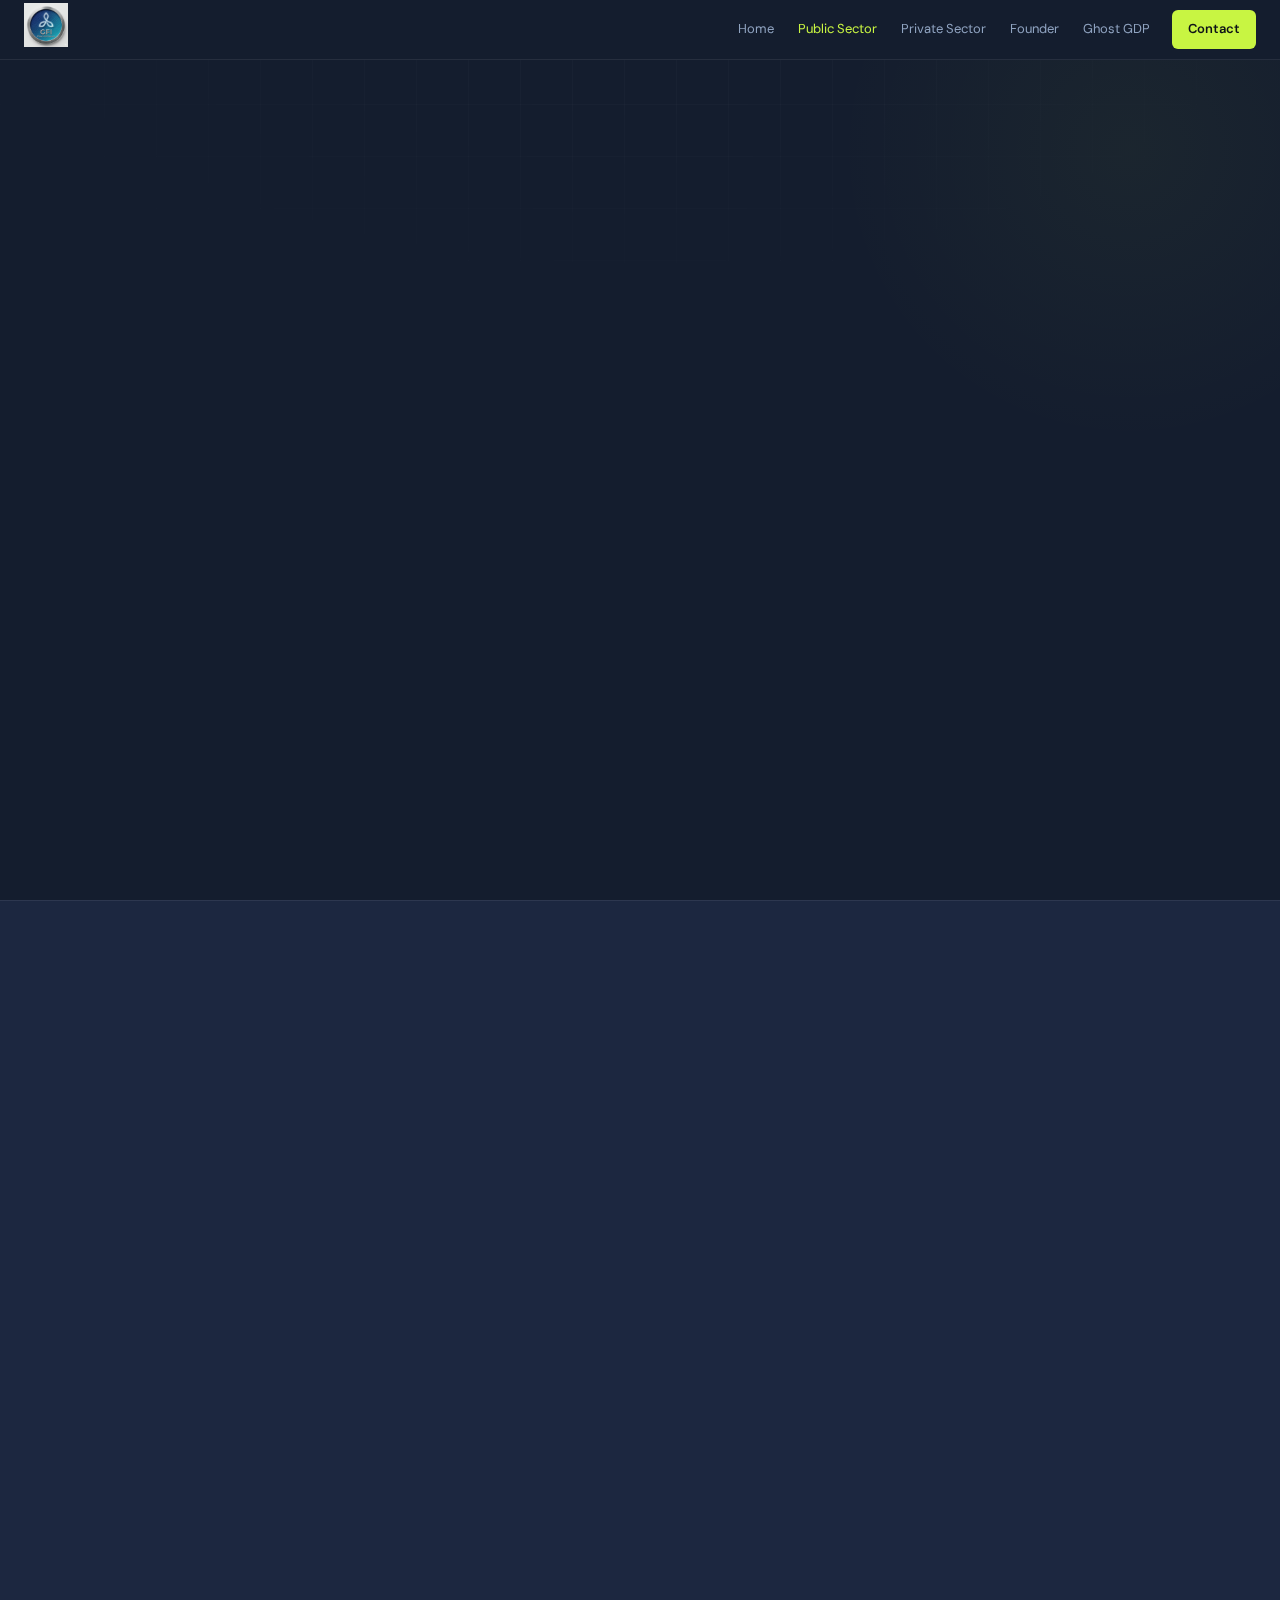
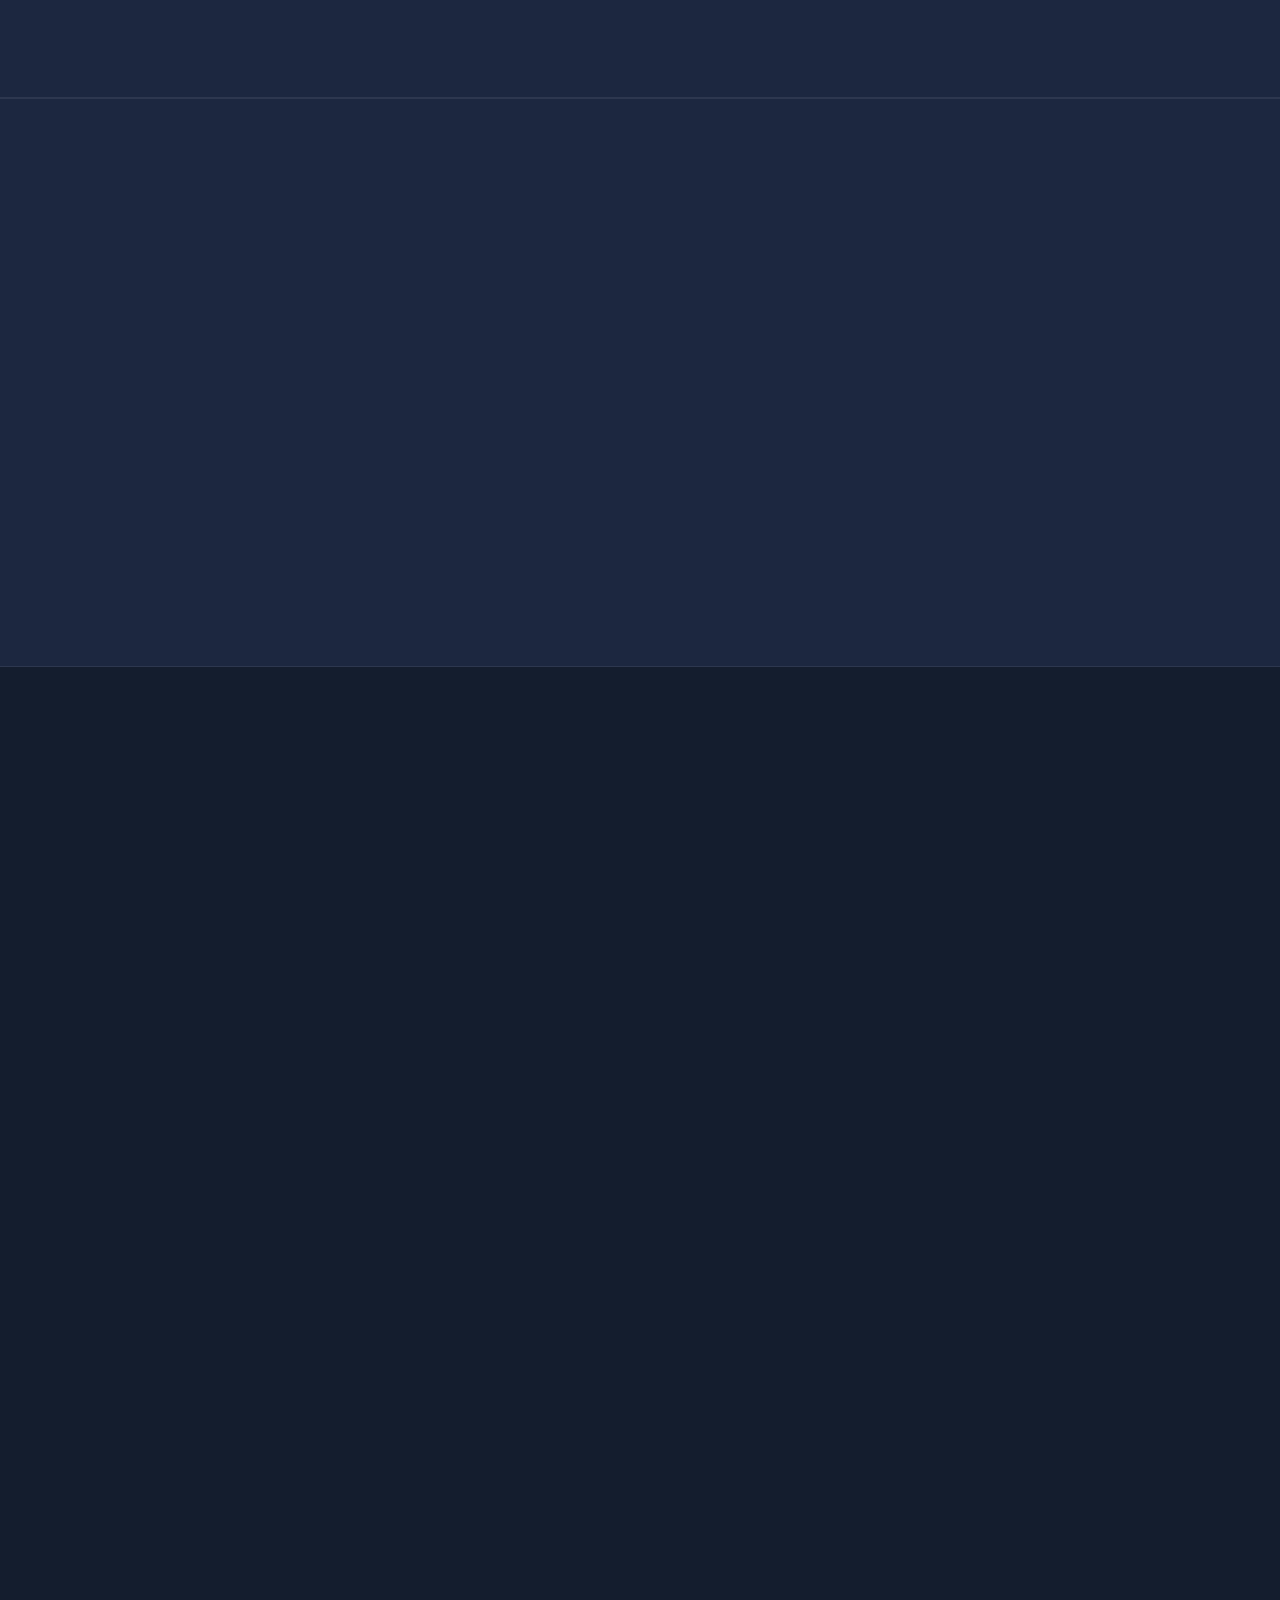
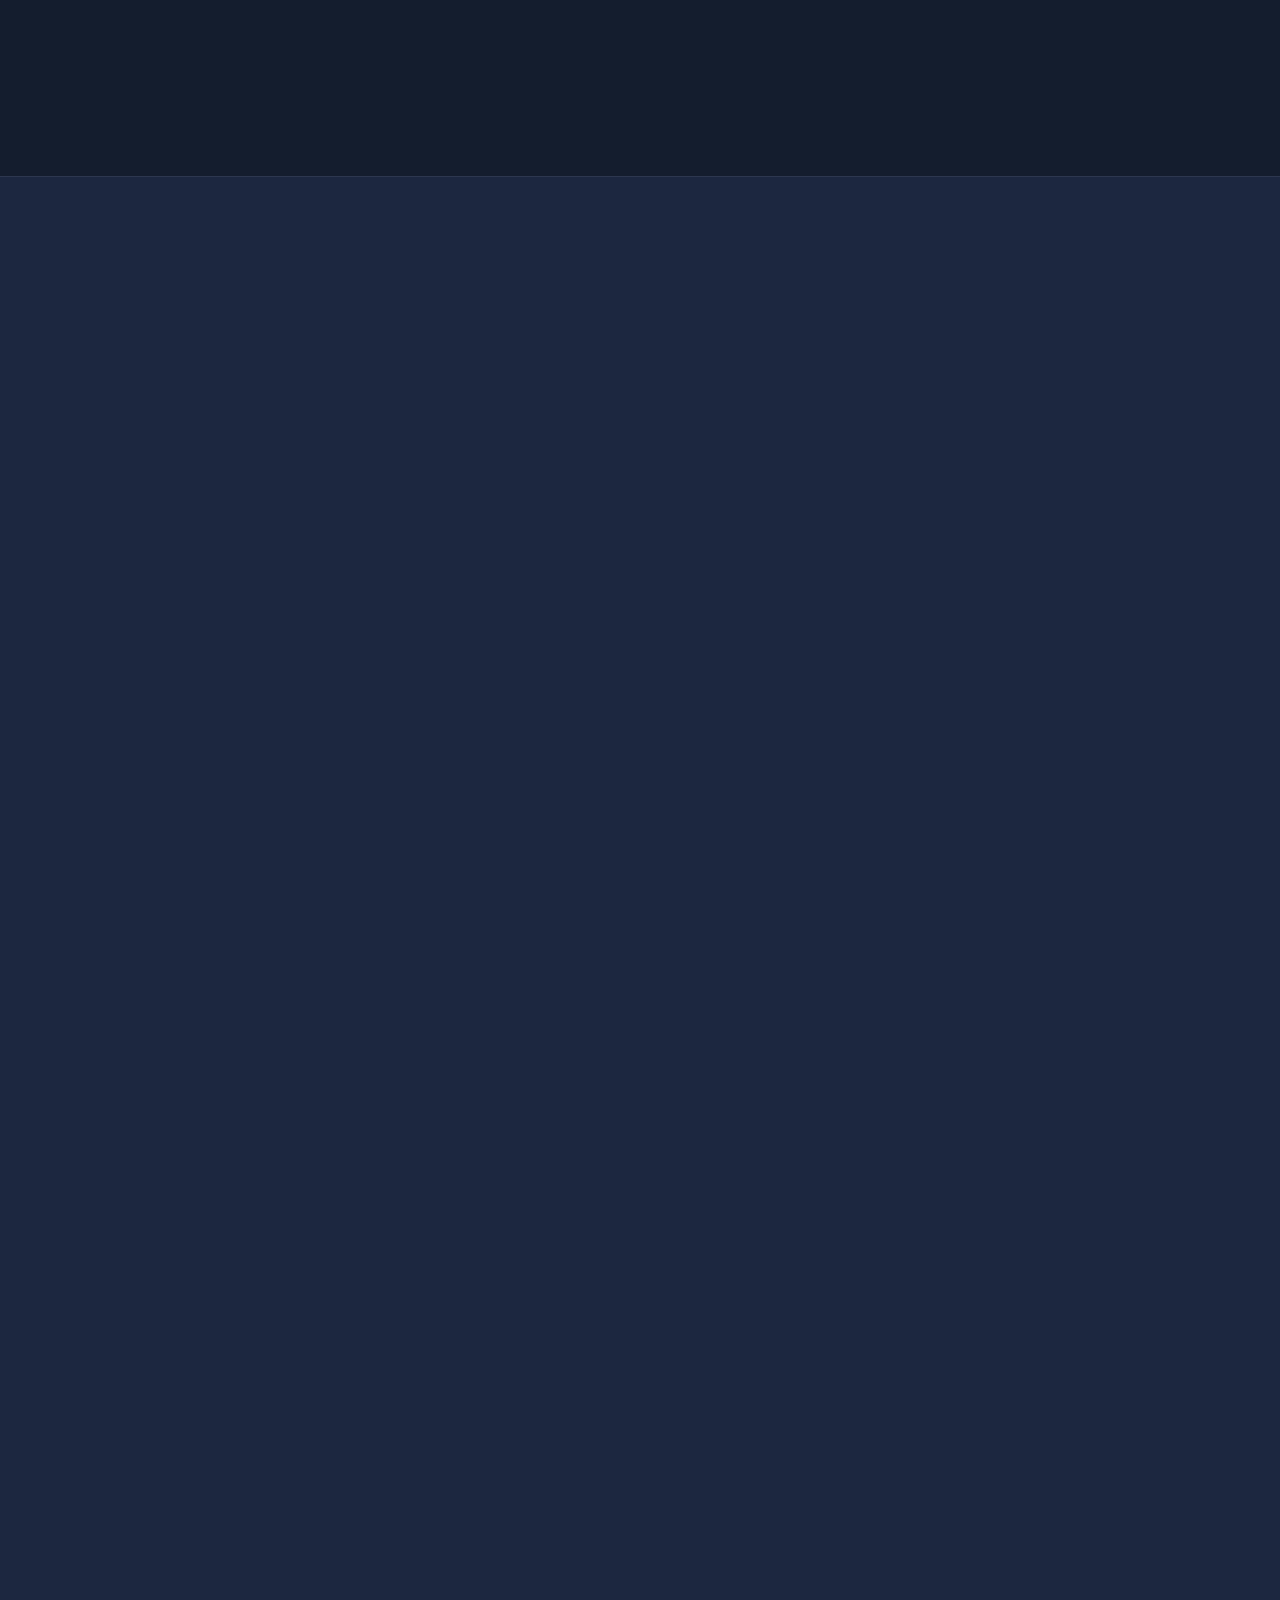
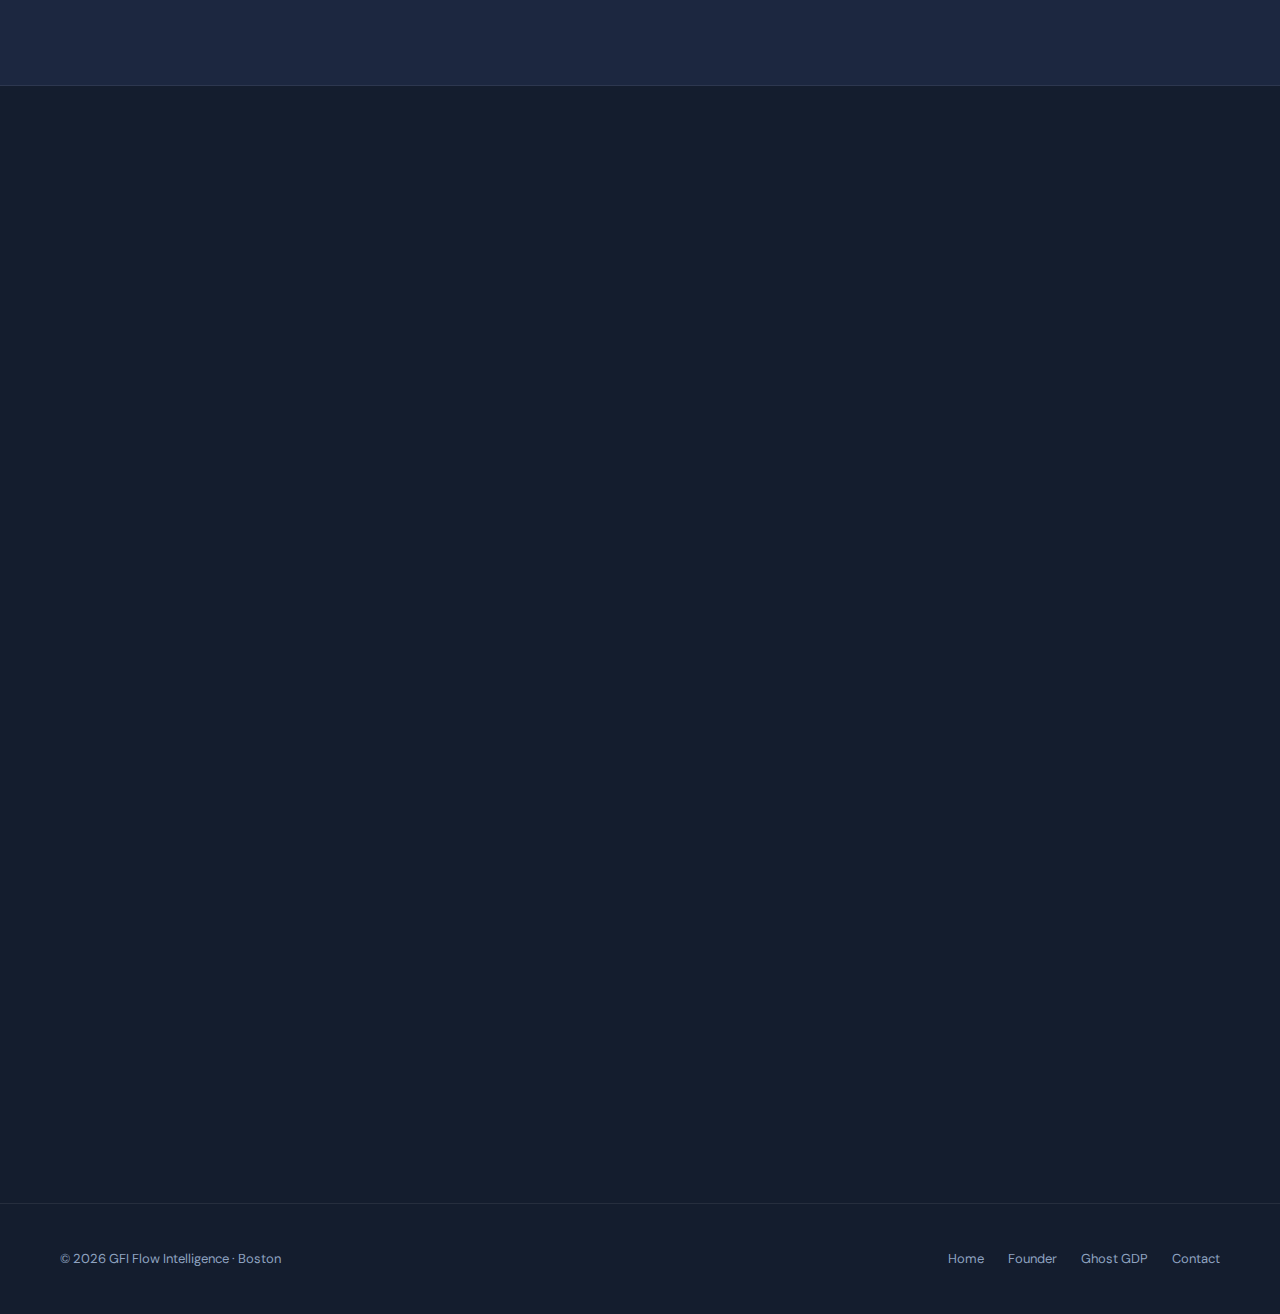
<file: government.html>
<!DOCTYPE html>
<html lang="en">
<head>
<meta charset="UTF-8">
<meta name="viewport" content="width=device-width, initial-scale=1.0">
<meta name="description" content="GL Framework for Government & Public Sector — independent structural diagnosis of administrative efficiency, UI systems, and public program delivery.">
<title>Public Sector | GFI Flow Intelligence</title>
<link rel="preconnect" href="https://fonts.googleapis.com">
<link rel="preconnect" href="https://fonts.gstatic.com" crossorigin>
<link href="https://fonts.googleapis.com/css2?family=DM+Serif+Display:ital@0;1&family=DM+Mono:wght@400;500&family=DM+Sans:wght@300;400;500&display=swap" rel="stylesheet">
<style>
:root{
  --bg:#141d2e;--surf:#1c2740;--surf2:#22304e;
  --border:rgba(255,255,255,0.08);--text:#edf0f8;
  --muted:#8fa3c0;--dim:#4a6080;--accent:#c8f542;--blue:#4da3ff;
  --serif:'DM Serif Display',Georgia,serif;
  --mono:'DM Mono',monospace;
  --sans:'DM Sans',system-ui,sans-serif;
}
*,*::before,*::after{box-sizing:border-box;margin:0;padding:0}
html{scroll-behavior:smooth;-webkit-text-size-adjust:100%}
body{background:var(--bg);color:var(--text);font-family:var(--sans);font-size:17px;line-height:1.75;overflow-x:hidden}

header{position:fixed;inset:0 0 auto 0;z-index:100;height:60px;padding:0 24px;display:flex;align-items:center;justify-content:space-between;background:rgba(20,29,46,0.93);backdrop-filter:blur(16px);border-bottom:1px solid var(--border)}
.logo img{height:44px;width:auto}
nav{display:flex;align-items:center;gap:4px}
nav a{font-size:13px;color:var(--muted);text-decoration:none;padding:6px 10px;border-radius:6px;white-space:nowrap;transition:color .2s,background .2s}
nav a:hover{color:var(--text);background:rgba(255,255,255,0.05)}
nav a.active{color:var(--accent)}
.nav-cta{display:inline-block;padding:8px 16px;background:var(--accent);color:#0d1117;font-size:13px;font-weight:600;border-radius:6px;text-decoration:none;margin-left:8px;white-space:nowrap;transition:opacity .2s}
.nav-cta:hover{opacity:.85}
.ham{display:none;flex-direction:column;justify-content:center;gap:5px;width:36px;height:36px;padding:6px;background:none;border:none;cursor:pointer}
.ham span{display:block;height:2px;background:var(--text);border-radius:2px;transition:transform .25s,opacity .2s}
.ham.open span:nth-child(1){transform:translateY(7px) rotate(45deg)}
.ham.open span:nth-child(2){opacity:0}
.ham.open span:nth-child(3){transform:translateY(-7px) rotate(-45deg)}
.drawer{display:none;position:fixed;top:60px;left:0;right:0;z-index:99;background:rgba(20,29,46,0.97);backdrop-filter:blur(16px);border-bottom:1px solid var(--border);padding:16px 24px 24px;flex-direction:column}
.drawer.open{display:flex}
.drawer a{font-size:17px;color:var(--muted);text-decoration:none;padding:14px 0;border-bottom:1px solid var(--border);transition:color .2s}
.drawer a:hover{color:var(--text)}
.drawer-cta{display:block;text-align:center;padding:16px;background:var(--accent);color:#0d1117;font-weight:600;font-size:16px;border-radius:8px;text-decoration:none;margin-top:16px;border-bottom:none!important}
@media(max-width:768px){.hero{padding-top:60px}}


.wrap{max-width:1060px;margin:0 auto;padding:0 clamp(20px,5vw,60px)}
section{padding:clamp(60px,10vh,110px) 0}
section.band{background:var(--surf);border-top:1px solid var(--border);border-bottom:1px solid var(--border)}
.eyebrow{font-family:var(--mono);font-size:11px;letter-spacing:.2em;text-transform:uppercase;color:var(--accent);margin-bottom:16px}

/* HERO */
.hero{position:relative;min-height:100svh;display:flex;flex-direction:column;justify-content:center;overflow:hidden}
.hero-grid{position:absolute;inset:0;background-image:linear-gradient(rgba(255,255,255,.018) 1px,transparent 1px),linear-gradient(90deg,rgba(255,255,255,.018) 1px,transparent 1px);background-size:52px 52px;mask-image:radial-gradient(ellipse 80% 50% at 50% 0%,black 20%,transparent 75%);pointer-events:none}
.hero-glow{position:absolute;width:600px;height:600px;background:radial-gradient(circle,rgba(200,245,66,.04) 0%,transparent 70%);top:-150px;right:-150px;pointer-events:none}
.hero-inner{position:relative;padding:clamp(80px,14vh,140px) 0 clamp(60px,10vh,100px)}
.hero h1{font-family:var(--serif);font-size:clamp(28px,4vw,52px);line-height:1.1;letter-spacing:-.02em;max-width:820px;margin-bottom:clamp(18px,3vh,28px);opacity:0;animation:up .6s .1s forwards}
.hero h1 em{font-style:italic;color:var(--accent)}
.hero-sub{font-size:clamp(16px,2vw,19px);color:var(--muted);max-width:600px;line-height:1.75;margin-bottom:clamp(28px,5vh,44px);opacity:0;animation:up .6s .3s forwards}

/* PULL QUOTE */
.pull{font-family:var(--serif);font-style:italic;font-size:clamp(17px,2.3vw,24px);color:var(--text);line-height:1.5;border-left:3px solid var(--accent);padding-left:22px;margin:clamp(24px,4vh,40px) 0}

/* DIAGNOSIS CARDS */
.diag-grid{display:grid;grid-template-columns:repeat(auto-fit,minmax(min(280px,100%),1fr));gap:1px;background:var(--border);border:1px solid var(--border);border-radius:10px;overflow:hidden;margin-top:clamp(28px,5vh,48px)}
.diag-card{background:var(--surf);padding:clamp(22px,3vw,34px);transition:background .2s}
.diag-card:hover{background:var(--surf2)}
.diag-num{font-family:var(--mono);font-size:10px;letter-spacing:.15em;text-transform:uppercase;color:var(--accent);margin-bottom:14px}
.diag-title{font-family:var(--serif);font-size:clamp(17px,2.2vw,22px);color:var(--text);margin-bottom:10px;line-height:1.3}
.diag-body{font-size:clamp(14px,1.7vw,16px);color:var(--muted);line-height:1.75}
.diag-signal{display:inline-block;margin-top:14px;font-family:var(--mono);font-size:10px;letter-spacing:.1em;text-transform:uppercase;padding:4px 10px;border-radius:4px;background:rgba(255,107,107,.1);color:#ff7070}

/* CASE ROWS */
.case-row{display:grid;grid-template-columns:70px 1fr;gap:clamp(16px,3vw,36px);padding:clamp(24px,4vh,44px) 0;border-bottom:1px solid var(--border);align-items:start}
.case-row:first-of-type{border-top:1px solid var(--border)}
.case-num{font-family:var(--serif);font-style:italic;font-size:clamp(36px,5vw,56px);color:rgba(200,245,66,0.15);line-height:1}
.case-label{font-family:var(--mono);font-size:10px;letter-spacing:.15em;text-transform:uppercase;color:var(--accent);margin-bottom:10px}
.case-title{font-family:var(--serif);font-size:clamp(17px,2.3vw,24px);color:var(--text);margin-bottom:14px;line-height:1.3}
.body-text{font-size:clamp(16px,2vw,18px);color:var(--muted);line-height:1.9;margin-bottom:16px}
.body-text strong{color:var(--text)}

h2.stitle{font-family:var(--serif);font-size:clamp(22px,3.2vw,36px);line-height:1.12;letter-spacing:-.02em;margin-bottom:16px}
.slead{font-size:clamp(16px,1.9vw,18px);color:var(--muted);max-width:680px;line-height:1.8;margin-bottom:0}

/* WHAT GL OFFERS GOV */
.offer-list{list-style:none;margin-top:clamp(20px,3vh,32px)}
.offer-list li{font-size:clamp(15px,1.8vw,17px);color:var(--muted);padding:18px 0;border-bottom:1px solid var(--border);display:flex;gap:16px;line-height:1.65;align-items:start}
.offer-list li::before{content:'→';color:var(--accent);flex-shrink:0;font-family:var(--mono);margin-top:2px}
.offer-list li strong{color:var(--text)}

/* POLITICAL NEUTRALITY */
.neutral-grid{display:grid;grid-template-columns:1fr 1fr;gap:clamp(16px,2vw,24px);margin-top:clamp(28px,5vh,48px)}
.neutral-card{background:var(--surf);border:1px solid var(--border);border-radius:10px;padding:clamp(20px,3vw,30px)}
.neutral-card.red{border-color:rgba(255,107,107,.2)}
.neutral-card.blue{border-color:rgba(77,163,255,.2)}
.nc-label{font-family:var(--mono);font-size:10px;letter-spacing:.14em;text-transform:uppercase;margin-bottom:14px}
.neutral-card.red .nc-label{color:#ff7070}
.neutral-card.blue .nc-label{color:var(--blue)}
.nc-body{font-size:clamp(14px,1.7vw,16px);color:var(--muted);line-height:1.75}
.nc-body strong{color:var(--text)}
.neutral-center{background:rgba(200,245,66,.04);border:1px solid rgba(200,245,66,.15);border-radius:10px;padding:clamp(20px,3vw,32px);margin-top:clamp(16px,2vw,20px);text-align:center}
.nc-verdict{font-family:var(--serif);font-size:clamp(16px,2.2vw,22px);color:var(--text);line-height:1.45}

/* ARTICLE HIGHLIGHT */
.article-card{background:var(--surf);border:1px solid rgba(200,245,66,.18);border-radius:10px;padding:clamp(22px,3vw,36px);margin-top:clamp(28px,5vh,48px);display:flex;flex-direction:column;gap:14px}
.article-tag{font-family:var(--mono);font-size:10px;letter-spacing:.14em;text-transform:uppercase;color:var(--accent)}
.article-title{font-family:var(--serif);font-size:clamp(18px,2.5vw,28px);color:var(--text);line-height:1.3}
.article-desc{font-size:clamp(15px,1.8vw,17px);color:var(--muted);line-height:1.75;max-width:640px}
.article-meta{font-family:var(--mono);font-size:12px;color:var(--dim)}
.btn-solid{display:inline-flex;align-items:center;padding:clamp(12px,1.8vh,15px) clamp(20px,2.5vw,30px);background:var(--accent);color:#0d1117;font-weight:600;font-size:clamp(14px,1.6vw,15px);border-radius:8px;text-decoration:none;white-space:nowrap;transition:opacity .2s,transform .2s;margin-top:6px;width:fit-content}
.btn-solid:hover{opacity:.87;transform:translateY(-1px)}
.btn-ghost{display:inline-flex;align-items:center;padding:clamp(12px,1.8vh,15px) clamp(20px,2.5vw,30px);border:1px solid var(--border);color:var(--muted);font-size:clamp(14px,1.6vw,15px);border-radius:8px;text-decoration:none;white-space:nowrap;transition:all .2s;margin-top:6px;width:fit-content}
.btn-ghost:hover{border-color:rgba(255,255,255,.2);color:var(--text)}
.btn-row{display:flex;flex-wrap:wrap;gap:12px;margin-top:clamp(20px,3vh,32px)}

/* CONTACT */
.contact-links{display:flex;flex-wrap:wrap;gap:12px;margin-top:clamp(28px,5vh,44px)}
.cl{display:inline-flex;align-items:center;gap:8px;padding:clamp(12px,1.8vh,14px) clamp(20px,2.5vw,28px);border:1px solid var(--border);border-radius:8px;color:var(--muted);text-decoration:none;font-size:clamp(14px,1.8vw,15px);transition:all .2s}
.cl:hover{color:var(--text);border-color:rgba(255,255,255,.18)}
.cl.primary{background:var(--accent);color:#0d1117;border-color:transparent;font-weight:600}
.cl.primary:hover{opacity:.88;color:#0d1117}

footer{padding:clamp(28px,5vh,44px) clamp(20px,5vw,60px);border-top:1px solid var(--border);display:flex;justify-content:space-between;align-items:center;flex-wrap:wrap;gap:16px;color:var(--muted);font-size:13px}
footer a{color:var(--muted);text-decoration:none}
footer a:hover{color:var(--text)}
.footer-links{display:flex;gap:24px;flex-wrap:wrap}

/* REQUEST STEPS */
.request-steps{margin-top:clamp(32px,5vh,52px);display:flex;flex-direction:column}
.req-step{display:grid;grid-template-columns:52px 1fr;gap:clamp(16px,3vw,28px);padding:clamp(20px,3vh,30px) 0;border-bottom:1px solid var(--border);align-items:start}
.req-step:first-child{border-top:1px solid var(--border)}
.req-n{font-family:var(--serif);font-style:italic;font-size:clamp(32px,5vw,48px);color:rgba(200,245,66,0.18);line-height:1;padding-top:4px}
.req-title{font-family:var(--serif);font-size:clamp(17px,2.2vw,22px);color:var(--text);margin-bottom:8px;line-height:1.25}
.req-desc{font-size:clamp(14px,1.7vw,16px);color:var(--muted);line-height:1.75}
.request-cta-block{margin-top:clamp(36px,6vh,56px);display:flex;flex-direction:column;align-items:flex-start;gap:12px}
.request-cta-note{font-family:var(--mono);font-size:11px;letter-spacing:.14em;text-transform:uppercase;color:var(--dim);padding:8px 14px;border:1px solid var(--border);border-radius:4px}
.request-cta-sub{font-family:var(--mono);font-size:11px;color:var(--dim);margin-top:4px}

/* GL VALIDATION */
.val-note{font-family:var(--mono);font-size:12px;color:var(--dim);line-height:1.7;padding:16px 20px;background:rgba(255,255,255,0.02);border:1px solid var(--border);border-radius:8px;margin-bottom:clamp(28px,4vh,44px)}
.val-grid{display:grid;grid-template-columns:repeat(auto-fill,minmax(min(300px,100%),1fr));gap:1px;background:var(--border);border:1px solid var(--border);border-radius:10px;overflow:hidden}
.val-card{background:var(--surf);cursor:pointer;transition:background .2s;user-select:none}
.val-card:hover{background:var(--surf2)}
.val-head{padding:clamp(16px,2.2vh,22px) clamp(18px,2.5vw,26px);display:grid;grid-template-columns:1fr auto;gap:10px;align-items:start}
.val-flag{font-size:20px;margin-bottom:4px;line-height:1}
.val-country{font-family:var(--mono);font-size:10px;letter-spacing:.14em;text-transform:uppercase;color:var(--dim);margin-bottom:4px}
.val-policy{font-size:clamp(14px,1.6vw,15px);color:var(--text);line-height:1.35;margin-bottom:6px;font-weight:500}
.val-domain{font-family:var(--mono);font-size:9px;letter-spacing:.1em;text-transform:uppercase;color:var(--blue)}
.val-right{text-align:right;flex-shrink:0}
.val-score{font-family:var(--serif);font-size:clamp(20px,2.8vw,28px);line-height:1;margin-bottom:3px}
.val-score.hi{color:var(--accent)}
.val-score.lo{color:#ff7070}
.val-score.mid{color:#ffb347}
.val-gl-lbl{font-family:var(--mono);font-size:9px;letter-spacing:.1em;text-transform:uppercase;color:var(--dim)}
.val-toggle{font-family:var(--mono);font-size:13px;color:var(--dim);margin-top:6px;transition:transform .25s;display:block}
.val-card.open .val-toggle{transform:rotate(45deg)}
.val-body{max-height:0;overflow:hidden;transition:max-height .4s cubic-bezier(.4,0,.2,1)}
.val-card.open .val-body{max-height:500px}
.val-body-inner{padding:0 clamp(18px,2.5vw,26px) clamp(16px,2.2vh,22px);border-top:1px solid var(--border)}
.val-desc{font-size:clamp(13px,1.5vw,14px);color:var(--muted);line-height:1.8;margin-top:14px}
.val-desc strong{color:var(--text)}
.val-formula{font-family:var(--mono);font-size:11px;color:var(--accent);background:rgba(200,245,66,0.05);border:1px solid rgba(200,245,66,0.15);border-radius:6px;padding:8px 12px;margin-top:12px;text-align:center}
.val-comps{display:grid;grid-template-columns:1fr 1fr;gap:6px;margin-top:10px}
.val-comp{background:rgba(255,255,255,0.025);border:1px solid var(--border);border-radius:5px;padding:8px 10px}
.val-comp-lbl{font-family:var(--mono);font-size:9px;letter-spacing:.08em;text-transform:uppercase;color:var(--dim);margin-bottom:3px}
.val-comp-val{font-family:var(--mono);font-size:12px;color:var(--muted)}

@keyframes up{from{opacity:0;transform:translateY(18px)}to{opacity:1;transform:translateY(0)}}
.reveal{opacity:0;transform:translateY(20px);transition:opacity .65s,transform .65s}
.reveal.vis{opacity:1;transform:none}

@media(max-width:768px){
  nav{display:none}.ham{display:flex}
  .neutral-grid{grid-template-columns:1fr}
  .case-row{grid-template-columns:1fr}
  .case-num{display:none}
  .val-comps{grid-template-columns:1fr}
  footer{flex-direction:column;text-align:center}
}
</style>
</head>
<body>

<header>
  <a href="index.html" class="logo"><img src="GFILOGO.png" alt="GFI"></a>
  <nav>
    <a href="index.html">Home</a>
    <a href="government.html" class="active">Public Sector</a>
    <a href="index.html#pricing">Private Sector</a>
    <a href="about.html">Founder</a>
    <a href="ghost-gdp.html">Ghost GDP</a>
    <a href="mailto:gfi@gfiintel.com" class="nav-cta">Contact</a>
  </nav>
  <button class="ham" id="ham" aria-label="Menu" onclick="toggleDrawer()">
    <span></span><span></span><span></span>
  </button>
</header>

<div class="drawer" id="drawer">
  <a href="index.html" onclick="closeDrawer()">Home</a>
  <a href="government.html" onclick="closeDrawer()">Public Sector</a>
  <a href="index.html#pricing" onclick="closeDrawer()">Private Sector</a>
  <a href="about.html" onclick="closeDrawer()">Founder</a>
  <a href="ghost-gdp.html" onclick="closeDrawer()">Ghost GDP</a>
  <a href="mailto:gfi@gfiintel.com" class="drawer-cta" onclick="closeDrawer()">Contact →</a>
</div>


<div class="hero">
  <div class="hero-grid"></div><div class="hero-glow"></div>
  <div class="wrap hero-inner">
    <div class="eyebrow" style="opacity:0;animation:up .6s .05s forwards">Public Sector · Government</div>
    <h1>GL measures how well<br>a system <em>delivers its purpose.</em></h1>
    <p class="hero-sub">GL applies a structural efficiency formula to publicly available government data — producing cross-jurisdictional measurements that individual offices are not positioned to generate.</p>
    <div class="btn-row" style="opacity:0;animation:up .6s .45s forwards">
      <a href="mailto:gfi@gfiintel.com" class="btn-solid">Get in Touch →</a>
      <a href="about.html" class="btn-ghost">About the Researcher</a>
    </div>
  </div>
</div>

<!-- WHAT GL DOES FOR GOV -->
<section class="band">
  <div class="wrap">
    <div class="eyebrow reveal">External Analysis</div>
    <h2 class="stitle reveal">What GL offers as an external research framework</h2>
    <p class="slead reveal">Government audit offices generate the data. GL applies an external formula to that data to produce cross-jurisdictional comparisons and structural efficiency scores.</p>
    <ul class="offer-list reveal">
      <li><strong>External research perspective:</strong> GL produces cross-jurisdictional structural comparisons using publicly available data — analysis that complements the work of individual state offices.</li>
      <li><strong>Cross-state comparison:</strong> GL applies the same formula across jurisdictions, producing comparative efficiency scores that no single state office can generate.</li>
      <li><strong>Political neutrality:</strong> GL does not evaluate policy goals. It only measures whether a system accomplished what it was designed to accomplish — a question that applies equally regardless of political context.</li>
      <li><strong>No internal documents required:</strong> GL analysis is based entirely on publicly available state audit records. No confidential data, no internal systems access, no compliance exposure.</li>
    </ul>
  </div>
</section>

<!-- METHODOLOGY NOTE -->
<section class="band">
  <div class="wrap">
    <div class="eyebrow reveal">Methodology</div>
    <h2 class="stitle reveal">GL measures process, not policy.</h2>
    <p class="slead reveal" style="max-width:640px">GL does not evaluate whether a policy goal is correct. It applies a structural formula to ask: given the stated goal, how efficiently does the system accomplish it? The same formula applies regardless of jurisdiction, program type, or political context.</p>
    <div class="neutral-center reveal" style="margin-top:clamp(28px,4vh,44px)">
      <p class="nc-verdict">"GL does not evaluate policy goals.<br>It measures whether a system delivers what it was designed to deliver."</p>
    </div>
  </div>
</section>

<!-- PUBLICATION -->
<section>
  <div class="wrap">
    <div class="eyebrow reveal">Publication</div>
    <h2 class="stitle reveal">The Denominator Problem</h2>
    <div class="article-card reveal">
      <div class="article-tag">PA Times · Public Administration Review</div>
      <div class="article-title">The Denominator Problem: Structural Efficiency Measurement in Public Administrative Systems</div>
      <p class="article-desc">Forthcoming March 13, 2026. This article introduces the GL Framework's application to public administrative systems — arguing that institutional failure is not a resource problem but a denominator design problem.</p>
      <div class="article-meta">PA Times · March 2026 · Ping Xu, GFI Flow Intelligence</div>
      <a href="mailto:gfi@gfiintel.com" class="btn-solid">Request Pre-Publication Copy →</a>
    </div>
    <div class="article-card reveal" style="margin-top:clamp(16px,2.5vh,24px);border-color:rgba(77,163,255,0.18)">
      <div class="article-tag" style="color:var(--blue)">SSRN · Social Science Research Network</div>
      <div class="article-title">The Last Poverty Solution: A Global Commons Funding System for Universal Essential Access</div>
      <p class="article-desc">Published March 2, 2026. Proposes a structural funding mechanism for universal access to essential services — grounded in the same denominator-reduction principles that underlie the GL Framework.</p>
      <div class="article-meta">SSRN Abstract ID 6050695 · Ping Xu, GFI Flow Intelligence</div>
      <a href="https://ssrn.com/abstract=6050695" target="_blank" rel="noopener" class="btn-solid" style="background:var(--blue);color:#0d1117">View on SSRN →</a>
    </div>
  </div>
</section>

<!-- GL VALIDATION -->
<section class="band">
  <div class="wrap">
    <div class="eyebrow reveal">Framework Validation</div>
    <h2 class="stitle reveal">GL Applied Across 18 Systems · 14 Countries</h2>
    <p class="slead reveal">Each score is calculated by applying the GL formula — GL = (Fs × Vn) / (Pd × Cf) — to publicly available data. These are independent research applications, not commissioned engagements with any government or agency.</p>
    <div class="val-note reveal">Source data drawn from OECD reports, national audit records, government performance publications, and academic literature. Click any case to expand.</div>

    <div class="val-grid reveal">

      <!-- 1 -->
      <div class="val-card" onclick="toggleVal(this)">
        <div class="val-head">
          <div><div class="val-flag">🇷🇼</div><div class="val-country">Rwanda</div><div class="val-policy">Mutuelle de Santé — Community Health Insurance</div><div class="val-domain">Healthcare</div></div>
          <div class="val-right"><div class="val-score hi">8.54</div><div class="val-gl-lbl">GL Score</div><div class="val-toggle">+</div></div>
        </div>
        <div class="val-body"><div class="val-body-inner">
          <p class="val-desc">Starting from near-total healthcare collapse after 1994, Rwanda built a community-anchored insurance system covering over 90% of its population on a health budget of $4 per person per year. Enrollment and access are designed into community networks, not bureaucratic channels — keeping the denominator structurally low despite severe resource constraints.</p>
          <p class="val-desc"><strong>GL finding:</strong> Resource scarcity does not determine outcome quality when process design is elegant. Rwanda's result is the highest GL score in this research set.</p>
          <div class="val-comps"><div class="val-comp"><div class="val-comp-lbl">Fs · Flow Success</div><div class="val-comp-val">0.88</div></div><div class="val-comp"><div class="val-comp-lbl">Vn · Strategic Value</div><div class="val-comp-val">9.5</div></div><div class="val-comp"><div class="val-comp-lbl">Pd · Pain Duration</div><div class="val-comp-val">1.2</div></div><div class="val-comp"><div class="val-comp-lbl">Cf · Cognitive Friction</div><div class="val-comp-val">0.91</div></div></div>
          <div class="val-formula">GL = (0.88 × 9.5) / (1.2 × 0.91) = 8.54</div>
        </div></div>
      </div>

      <!-- 2 -->
      <div class="val-card" onclick="toggleVal(this)">
        <div class="val-head">
          <div><div class="val-flag">🇧🇷</div><div class="val-country">Brazil</div><div class="val-policy">Bolsa Família — Conditional Cash Transfer</div><div class="val-domain">Social Welfare</div></div>
          <div class="val-right"><div class="val-score hi">6.70</div><div class="val-gl-lbl">GL Score</div><div class="val-toggle">+</div></div>
        </div>
        <div class="val-body"><div class="val-body-inner">
          <p class="val-desc">One of the most studied conditional cash transfer programs in the world, covering over 14 million families at its peak. Simple eligibility criteria and direct transfer design produce a high GL score for enrolled recipients.</p>
          <p class="val-desc"><strong>GL finding:</strong> The structural vulnerability lies at the access layer — digital exclusion among the rural poor creates a two-tier system where the hardest-to-reach households remain outside the denominator entirely. High GL inside enrollment; access barrier before it.</p>
          <div class="val-comps"><div class="val-comp"><div class="val-comp-lbl">Fs · Flow Success</div><div class="val-comp-val">0.85</div></div><div class="val-comp"><div class="val-comp-lbl">Vn · Strategic Value</div><div class="val-comp-val">9.2</div></div><div class="val-comp"><div class="val-comp-lbl">Pd · Pain Duration</div><div class="val-comp-val">1.5</div></div><div class="val-comp"><div class="val-comp-lbl">Cf · Cognitive Friction</div><div class="val-comp-val">0.78</div></div></div>
          <div class="val-formula">GL = (0.85 × 9.2) / (1.5 × 0.78) = 6.70</div>
        </div></div>
      </div>

      <!-- 3 -->
      <div class="val-card" onclick="toggleVal(this)">
        <div class="val-head">
          <div><div class="val-flag">🇺🇾</div><div class="val-country">Uruguay</div><div class="val-policy">Digital Democracy Portal — Citizen Participation</div><div class="val-domain">Digital Government</div></div>
          <div class="val-right"><div class="val-score hi">6.24</div><div class="val-gl-lbl">GL Score (adjusted)</div><div class="val-toggle">+</div></div>
        </div>
        <div class="val-body"><div class="val-body-inner">
          <p class="val-desc">Uruguay's 2018 Digital Democracy Portal transformed citizen participation into a daily online practice. The platform achieved high technical efficiency for digitally literate users. Raw GL: 8.66.</p>
          <p class="val-desc"><strong>GL finding:</strong> When decision quality weighting is applied, GL adjusts to 6.24 — a 28% reduction. Efficiency at the platform layer can mask quality degradation at the deliberation layer. A fast process that produces lower-quality democratic outcomes is not a high-GL system.</p>
          <div class="val-comps"><div class="val-comp"><div class="val-comp-lbl">Fs · Flow Success</div><div class="val-comp-val">0.62</div></div><div class="val-comp"><div class="val-comp-lbl">Vn · Strategic Value</div><div class="val-comp-val">8.8</div></div><div class="val-comp"><div class="val-comp-lbl">Pd · Pain Duration</div><div class="val-comp-val">0.3</div></div><div class="val-comp"><div class="val-comp-lbl">Cf · Cognitive Friction</div><div class="val-comp-val">2.1</div></div></div>
          <div class="val-formula">GL adjusted = (0.62 × 8.8 × 0.72) / (0.3 × 2.1) = 6.24</div>
        </div></div>
      </div>

      <!-- 4 -->
      <div class="val-card" onclick="toggleVal(this)">
        <div class="val-head">
          <div><div class="val-flag">🇫🇮</div><div class="val-country">Finland</div><div class="val-policy">National Education System — PISA Top Performer</div><div class="val-domain">Education</div></div>
          <div class="val-right"><div class="val-score hi">3.13</div><div class="val-gl-lbl">GL Score</div><div class="val-toggle">+</div></div>
        </div>
        <div class="val-body"><div class="val-body-inner">
          <p class="val-desc">Consistently top-ranked in PISA assessments. Students study fewer hours per week than any comparable high-performing system, with no standardized university entrance exam and legally restricted homework loads. Teachers hold high social status and professional autonomy.</p>
          <p class="val-desc"><strong>GL finding:</strong> High performance does not require high-friction delivery. Finland achieves strong outcomes by minimizing denominator cost simultaneously for students, families, and teachers. The denominator can be designed down without sacrificing the numerator.</p>
          <div class="val-comps"><div class="val-comp"><div class="val-comp-lbl">Fs · Flow Success</div><div class="val-comp-val">0.92</div></div><div class="val-comp"><div class="val-comp-lbl">Vn · Strategic Value</div><div class="val-comp-val">9.2</div></div><div class="val-comp"><div class="val-comp-lbl">Pd · Pain Duration</div><div class="val-comp-val">1.8</div></div><div class="val-comp"><div class="val-comp-lbl">Cf · Cognitive Friction</div><div class="val-comp-val">1.5</div></div></div>
          <div class="val-formula">GL = (0.92 × 9.2) / (1.8 × 1.5) = 3.13</div>
        </div></div>
      </div>

      <!-- 5 -->
      <div class="val-card" onclick="toggleVal(this)">
        <div class="val-head">
          <div><div class="val-flag">🇪🇪</div><div class="val-country">Estonia</div><div class="val-policy">Digital Citizenship — e-Government Infrastructure</div><div class="val-domain">Digital Government</div></div>
          <div class="val-right"><div class="val-score hi">4.20</div><div class="val-gl-lbl">GL Score</div><div class="val-toggle">+</div></div>
        </div>
        <div class="val-body"><div class="val-body-inner">
          <p class="val-desc">After rebuilding state institutions from scratch following independence in 1991, Estonia embedded digital infrastructure into its governance architecture from the foundation. Over 99% of government services are accessible online, with most transactions completing in minutes.</p>
          <p class="val-desc"><strong>GL finding:</strong> When the denominator — total administrative steps required to deliver a valid outcome — is designed into the digital architecture from the start, friction does not accumulate. Estonia illustrates what low-friction denominator design looks like at the systemic level. Hidden vulnerability: single-point digital dependency creates fragility under cyberattack conditions.</p>
          <div class="val-comps"><div class="val-comp"><div class="val-comp-lbl">Fs · Flow Success</div><div class="val-comp-val">0.95</div></div><div class="val-comp"><div class="val-comp-lbl">Vn · Strategic Value</div><div class="val-comp-val">9.0</div></div><div class="val-comp"><div class="val-comp-lbl">Pd · Pain Duration</div><div class="val-comp-val">1.5</div></div><div class="val-comp"><div class="val-comp-lbl">Cf · Cognitive Friction</div><div class="val-comp-val">1.4</div></div></div>
          <div class="val-formula">GL = (0.95 × 9.0) / (1.5 × 1.4) ≈ 4.20</div>
        </div></div>
      </div>

      <!-- 6 -->
      <div class="val-card" onclick="toggleVal(this)">
        <div class="val-head">
          <div><div class="val-flag">🇸🇬</div><div class="val-country">Singapore</div><div class="val-policy">Public Housing (HDB) — National Housing Program</div><div class="val-domain">Housing Policy</div></div>
          <div class="val-right"><div class="val-score mid">0.25</div><div class="val-gl-lbl">GL Score</div><div class="val-toggle">+</div></div>
        </div>
        <div class="val-body"><div class="val-body-inner">
          <p class="val-desc">Singapore's Housing & Development Board is widely regarded as the world's most successful public housing program, housing over 80% of the population since independence. The system's own success has created new friction: resale market complexity, ethnic quota systems, and multi-year waiting lists for popular unit types.</p>
          <p class="val-desc"><strong>GL finding:</strong> A system can succeed at its original purpose while generating new denominator friction as a byproduct of that success. Singapore illustrates that high historical GL does not guarantee sustained GL — delivery design must be revisited as context changes.</p>
          <div class="val-comps"><div class="val-comp"><div class="val-comp-lbl">Fs · Flow Success</div><div class="val-comp-val">0.75</div></div><div class="val-comp"><div class="val-comp-lbl">Vn · Strategic Value</div><div class="val-comp-val">9.0</div></div><div class="val-comp"><div class="val-comp-lbl">Pd · Pain Duration</div><div class="val-comp-val">20</div></div><div class="val-comp"><div class="val-comp-lbl">Cf · Cognitive Friction</div><div class="val-comp-val">2.5</div></div></div>
          <div class="val-formula">GL = (0.75 × 9.0) / (20 × 2.5) = 0.135 → resale: 0.020</div>
        </div></div>
      </div>

      <!-- 7 -->
      <div class="val-card" onclick="toggleVal(this)">
        <div class="val-head">
          <div><div class="val-flag">🇰🇷</div><div class="val-country">South Korea</div><div class="val-policy">Digital Government 24 — Integrated Public Services</div><div class="val-domain">Digital Government</div></div>
          <div class="val-right"><div class="val-score lo">0.164</div><div class="val-gl-lbl">GL Score</div><div class="val-toggle">+</div></div>
        </div>
        <div class="val-body"><div class="val-body-inner">
          <p class="val-desc">South Korea's Digital Government 24 initiative enables citizens to access 5,800 government services through a single platform, representing one of the world's most comprehensive digital governance transformations. Digital adoption rates among younger cohorts are near-total.</p>
          <p class="val-desc"><strong>GL finding:</strong> Digital perfection for the digitally fluent coexists with analog vulnerability for elderly and low-income populations. GL for the target population as a whole reflects this split. A system's overall GL is determined by its weakest access pathway, not its strongest.</p>
          <div class="val-comps"><div class="val-comp"><div class="val-comp-lbl">Fs · Flow Success</div><div class="val-comp-val">0.82 / 0.35 (elderly)</div></div><div class="val-comp"><div class="val-comp-lbl">Vn · Strategic Value</div><div class="val-comp-val">9.0</div></div><div class="val-comp"><div class="val-comp-lbl">Pd · Pain Duration</div><div class="val-comp-val">Variable</div></div><div class="val-comp"><div class="val-comp-lbl">Cf · Cognitive Friction</div><div class="val-comp-val">1.2 / 5.5 (elderly)</div></div></div>
          <div class="val-formula">GL overall = 0.164 · reflects population-weighted average</div>
        </div></div>
      </div>

      <!-- 8 -->
      <div class="val-card" onclick="toggleVal(this)">
        <div class="val-head">
          <div><div class="val-flag">🇿🇦</div><div class="val-country">South Africa</div><div class="val-policy">Social Grant System — SASSA Payment Infrastructure</div><div class="val-domain">Social Welfare</div></div>
          <div class="val-right"><div class="val-score lo">0.90</div><div class="val-gl-lbl">GL Score (volatile)</div><div class="val-toggle">+</div></div>
        </div>
        <div class="val-body"><div class="val-body-inner">
          <p class="val-desc">South Africa's social grant system reaches 18+ million recipients — one of the largest in the developing world. Payment infrastructure failures, opaque communication during outages, and multi-layer intermediary chains between government and recipients create recurring access crises concentrated among the most dependent recipients.</p>
          <p class="val-desc"><strong>GL finding:</strong> Average GL can appear acceptable while masking catastrophic volatility. When payment systems fail, GL for the most vulnerable recipients collapses toward zero. A system's resilience under failure conditions is a structural GL variable, not a separate consideration.</p>
          <div class="val-comps"><div class="val-comp"><div class="val-comp-lbl">Fs · Flow Success</div><div class="val-comp-val">0.85 avg / → 0 at failure</div></div><div class="val-comp"><div class="val-comp-lbl">Vn · Strategic Value</div><div class="val-comp-val">9.5</div></div><div class="val-comp"><div class="val-comp-lbl">Pd · Pain Duration</div><div class="val-comp-val">Variable</div></div><div class="val-comp"><div class="val-comp-lbl">Cf · Cognitive Friction</div><div class="val-comp-val">3.5–4.0</div></div></div>
          <div class="val-formula">GL = 0.90 average · spikes to near-zero during system failures</div>
        </div></div>
      </div>

      <!-- 9 -->
      <div class="val-card" onclick="toggleVal(this)">
        <div class="val-head">
          <div><div class="val-flag">🇳🇿</div><div class="val-country">New Zealand</div><div class="val-policy">Wellbeing Budget — Multi-Indicator Governance Framework</div><div class="val-domain">Budget / Policy Design</div></div>
          <div class="val-right"><div class="val-score lo">0.056</div><div class="val-gl-lbl">GL Score</div><div class="val-toggle">+</div></div>
        </div>
        <div class="val-body"><div class="val-body-inner">
          <p class="val-desc">In 2019, New Zealand formally replaced GDP as the primary government objective with a Wellbeing Budget covering mental health, child poverty, Māori wellbeing, digital inclusion, and environmental sustainability. The framework was globally recognized as a governance innovation.</p>
          <p class="val-desc"><strong>GL finding:</strong> Expanding the numerator — adding more strategic goals — without redesigning the delivery denominator produces a lower GL, not a higher one. When the same administrative infrastructure is asked to deliver a more complex mandate, friction multiplies faster than outcomes improve.</p>
          <div class="val-comps"><div class="val-comp"><div class="val-comp-lbl">Fs · Flow Success</div><div class="val-comp-val">0.35</div></div><div class="val-comp"><div class="val-comp-lbl">Vn · Strategic Value</div><div class="val-comp-val">9.5</div></div><div class="val-comp"><div class="val-comp-lbl">Pd · Pain Duration</div><div class="val-comp-val">High / multi-year</div></div><div class="val-comp"><div class="val-comp-lbl">Cf · Cognitive Friction</div><div class="val-comp-val">High / multi-agency</div></div></div>
          <div class="val-formula">GL = 0.056 · ambition exceeds delivery architecture</div>
        </div></div>
      </div>

      <!-- 10 -->
      <div class="val-card" onclick="toggleVal(this)">
        <div class="val-head">
          <div><div class="val-flag">🇺🇸</div><div class="val-country">United States</div><div class="val-policy">Public Service Loan Forgiveness (PSLF)</div><div class="val-domain">Education / Welfare</div></div>
          <div class="val-right"><div class="val-score lo">0.006</div><div class="val-gl-lbl">GL Score</div><div class="val-toggle">+</div></div>
        </div>
        <div class="val-body"><div class="val-body-inner">
          <p class="val-desc">PSLF promised debt forgiveness after 10 years of qualifying public service employment and payments. In the program's early years, the approval rate was below 1%. Teachers, nurses, and social workers who met all stated requirements received rejections citing technicalities that were invisible at enrollment.</p>
          <p class="val-desc"><strong>GL finding:</strong> When friction is embedded into the promise rather than disclosed at the point of commitment, the denominator becomes a decade-long accumulation. A high strategic value (9.2) is rendered near-zero by a pain duration exceeding 100 hours and cognitive friction of 4.5. The lowest GL score in this research set.</p>
          <div class="val-comps"><div class="val-comp"><div class="val-comp-lbl">Fs · Flow Success</div><div class="val-comp-val">0.30</div></div><div class="val-comp"><div class="val-comp-lbl">Vn · Strategic Value</div><div class="val-comp-val">9.2</div></div><div class="val-comp"><div class="val-comp-lbl">Pd · Pain Duration</div><div class="val-comp-val">≥ 100 hrs</div></div><div class="val-comp"><div class="val-comp-lbl">Cf · Cognitive Friction</div><div class="val-comp-val">4.5</div></div></div>
          <div class="val-formula">GL = (0.30 × 9.2) / (100 × 4.5) = 0.006</div>
        </div></div>
      </div>

      <!-- 11 -->
      <div class="val-card" onclick="toggleVal(this)">
        <div class="val-head">
          <div><div class="val-flag">🇬🇧</div><div class="val-country">United Kingdom</div><div class="val-policy">Universal Credit — Welfare Consolidation Program</div><div class="val-domain">Social Welfare</div></div>
          <div class="val-right"><div class="val-score lo">≈ 0</div><div class="val-gl-lbl">GL Score</div><div class="val-toggle">+</div></div>
        </div>
        <div class="val-body"><div class="val-body-inner">
          <p class="val-desc">Universal Credit consolidated six legacy benefit streams into one system designed for continuous online account management. The system assumed every claimant possessed the digital literacy, organizational capacity, and cognitive bandwidth of a trained administrator. Average cognitive friction: 3.8; peak for elderly claimants: 6.0.</p>
          <p class="val-desc"><strong>GL finding:</strong> Chronic attrition — claimants abandoning legitimate claims under sustained friction — produces a flow success rate approaching zero for the most vulnerable populations. A system named "Universal" that systematically excludes its most dependent users is a denominator design failure at the architectural level.</p>
          <div class="val-comps"><div class="val-comp"><div class="val-comp-lbl">Fs · Flow Success</div><div class="val-comp-val">→ 0 (vulnerable pop.)</div></div><div class="val-comp"><div class="val-comp-lbl">Vn · Strategic Value</div><div class="val-comp-val">8.8</div></div><div class="val-comp"><div class="val-comp-lbl">Pd · Pain Duration</div><div class="val-comp-val">Sustained</div></div><div class="val-comp"><div class="val-comp-lbl">Cf · Cognitive Friction</div><div class="val-comp-val">3.8 avg / 6.0 peak</div></div></div>
          <div class="val-formula">GL → 0 as Fs → 0 for target population</div>
        </div></div>
      </div>

      <!-- 12 -->
      <div class="val-card" onclick="toggleVal(this)">
        <div class="val-head">
          <div><div class="val-flag">🇦🇺</div><div class="val-country">Australia</div><div class="val-policy">Flood Relief Grant System — Disaster Recovery</div><div class="val-domain">Emergency Welfare</div></div>
          <div class="val-right"><div class="val-score lo">0.078</div><div class="val-gl-lbl">GL Score</div><div class="val-toggle">+</div></div>
        </div>
        <div class="val-body"><div class="val-body-inner">
          <p class="val-desc">Australia's flood relief grant program required displaced, traumatized flood victims to navigate a multi-document application process under active disaster conditions. Evidence requirements designed for normal administrative contexts were applied without modification to applicants who had lost their documents in the same flood.</p>
          <p class="val-desc"><strong>GL finding:</strong> Denominator friction that is tolerable under normal conditions becomes catastrophic under crisis. Crisis delivery requires pre-designed friction reduction — not the same denominator applied under worse conditions. A GL of 0.078 at the moment of maximum need is a structural failure, not an operational one.</p>
          <div class="val-comps"><div class="val-comp"><div class="val-comp-lbl">Fs · Flow Success</div><div class="val-comp-val">0.40</div></div><div class="val-comp"><div class="val-comp-lbl">Vn · Strategic Value</div><div class="val-comp-val">9.8</div></div><div class="val-comp"><div class="val-comp-lbl">Pd · Pain Duration</div><div class="val-comp-val">20 hrs</div></div><div class="val-comp"><div class="val-comp-lbl">Cf · Cognitive Friction</div><div class="val-comp-val">2.5</div></div></div>
          <div class="val-formula">GL = (0.40 × 9.8) / (20 × 2.5) = 0.078</div>
        </div></div>
      </div>

      <!-- 13 -->
      <div class="val-card" onclick="toggleVal(this)">
        <div class="val-head">
          <div><div class="val-flag">🇹🇼</div><div class="val-country">Taiwan</div><div class="val-policy">COVID-19 Vaccine Booking Platform</div><div class="val-domain">Public Health / Digital</div></div>
          <div class="val-right"><div class="val-score lo">0.016</div><div class="val-gl-lbl">GL Score (elderly)</div><div class="val-toggle">+</div></div>
        </div>
        <div class="val-body"><div class="val-body-inner">
          <p class="val-desc">Taiwan's vaccine booking system was technically efficient for digitally literate users. For the elderly population — the demographic at highest mortality risk and therefore the highest priority — the digital-only interface produced near-zero access. The system most needed to reach elderly citizens was least accessible to them.</p>
          <p class="val-desc"><strong>GL finding:</strong> A single aggregate GL score conceals a critical split. GL ≈ 1.5 for digitally literate younger cohorts; GL ≈ 0.016 for elderly priority recipients. Policy design that optimizes for average users while ignoring tail-end populations fails precisely when and where it matters most.</p>
          <div class="val-comps"><div class="val-comp"><div class="val-comp-lbl">Fs · Flow Success</div><div class="val-comp-val">0.15 (elderly)</div></div><div class="val-comp"><div class="val-comp-lbl">Vn · Strategic Value</div><div class="val-comp-val">9.5</div></div><div class="val-comp"><div class="val-comp-lbl">Pd · Pain Duration</div><div class="val-comp-val">15 hrs</div></div><div class="val-comp"><div class="val-comp-lbl">Cf · Cognitive Friction</div><div class="val-comp-val">6.0</div></div></div>
          <div class="val-formula">GL = (0.15 × 9.5) / (15 × 6.0) = 0.016</div>
        </div></div>
      </div>

      <!-- 14 -->
      <div class="val-card" onclick="toggleVal(this)">
        <div class="val-head">
          <div><div class="val-flag">🇮🇳</div><div class="val-country">India</div><div class="val-policy">Demonetization — Overnight Currency Invalidation</div><div class="val-domain">Monetary Policy</div></div>
          <div class="val-right"><div class="val-score lo">0.023</div><div class="val-gl-lbl">GL Score</div><div class="val-toggle">+</div></div>
        </div>
        <div class="val-body"><div class="val-body-inner">
          <p class="val-desc">India's 2016 overnight currency invalidation required 86% of circulating cash to be exchanged at bank branches within weeks. Rural populations without banking access, daily wage workers, and small merchants bore a disproportionate denominator cost relative to their access to relief channels.</p>
          <p class="val-desc"><strong>GL finding:</strong> When a policy's denominator burden falls most heavily on populations least equipped to absorb it, GL collapses. High stated strategic value does not compensate for a delivery mechanism that creates mass access crises concentrated among the most economically vulnerable.</p>
          <div class="val-comps"><div class="val-comp"><div class="val-comp-lbl">Fs · Flow Success</div><div class="val-comp-val">0.55</div></div><div class="val-comp"><div class="val-comp-lbl">Vn · Strategic Value</div><div class="val-comp-val">7.5</div></div><div class="val-comp"><div class="val-comp-lbl">Pd · Pain Duration</div><div class="val-comp-val">48 hrs</div></div><div class="val-comp"><div class="val-comp-lbl">Cf · Cognitive Friction</div><div class="val-comp-val">5.5</div></div></div>
          <div class="val-formula">GL = (0.55 × 7.5) / (48 × 5.5) = 0.023</div>
        </div></div>
      </div>

      <!-- 15 -->
      <div class="val-card" onclick="toggleVal(this)">
        <div class="val-head">
          <div><div class="val-flag">🇩🇪</div><div class="val-country">Germany</div><div class="val-policy">Energiewende — National Energy Transition</div><div class="val-domain">Climate / Energy Policy</div></div>
          <div class="val-right"><div class="val-score lo">0.056</div><div class="val-gl-lbl">GL Score</div><div class="val-toggle">+</div></div>
        </div>
        <div class="val-body"><div class="val-body-inner">
          <p class="val-desc">Germany's energy transition set globally ambitious renewable energy targets. Implementation required navigating overlapping federal, state, and municipal approval processes. Solar and wind project permitting timelines averaged 4–7 years, absorbing private investment capacity faster than clean energy capacity was built.</p>
          <p class="val-desc"><strong>GL finding:</strong> Noble goals and substantial public investment do not produce high GL when the denominator — bureaucratic approval friction — multiplies faster than throughput. Procedural accumulation across jurisdictional layers creates a system that works against its own purpose. This is the complexity trap.</p>
          <div class="val-comps"><div class="val-comp"><div class="val-comp-lbl">Fs · Flow Success</div><div class="val-comp-val">0.35</div></div><div class="val-comp"><div class="val-comp-lbl">Vn · Strategic Value</div><div class="val-comp-val">9.5</div></div><div class="val-comp"><div class="val-comp-lbl">Pd · Pain Duration</div><div class="val-comp-val">Multi-year</div></div><div class="val-comp"><div class="val-comp-lbl">Cf · Cognitive Friction</div><div class="val-comp-val">High / multi-jurisdiction</div></div></div>
          <div class="val-formula">GL = 0.056 · denominator inflates faster than numerator</div>
        </div></div>
      </div>

      <!-- 16 -->
      <div class="val-card" onclick="toggleVal(this)">
        <div class="val-head">
          <div><div class="val-flag">🇪🇺</div><div class="val-country">European Union</div><div class="val-policy">GDPR — General Data Protection Regulation</div><div class="val-domain">Data Privacy / Regulation</div></div>
          <div class="val-right"><div class="val-score lo">0.023</div><div class="val-gl-lbl">GL Score (SMEs)</div><div class="val-toggle">+</div></div>
        </div>
        <div class="val-body"><div class="val-body-inner">
          <p class="val-desc">GDPR established a strong privacy protection framework. Compliance burden fell disproportionately on small organizations least equipped to absorb legal complexity. Large technology companies — the primary targets — absorbed compliance costs as a market entry barrier against competitors.</p>
          <p class="val-desc"><strong>GL finding:</strong> A regulation's denominator burden does not distribute proportionally to the regulated parties' capacity. When compliance cost is fixed but organizational capacity is not, the same regulation produces very different GL scores across sectors. For SMEs and individual developers, GL collapsed to near-zero.</p>
          <div class="val-comps"><div class="val-comp"><div class="val-comp-lbl">Fs · Flow Success</div><div class="val-comp-val">0.40 (SMEs)</div></div><div class="val-comp"><div class="val-comp-lbl">Vn · Strategic Value</div><div class="val-comp-val">8.5</div></div><div class="val-comp"><div class="val-comp-lbl">Pd · Pain Duration</div><div class="val-comp-val">High / ongoing</div></div><div class="val-comp"><div class="val-comp-lbl">Cf · Cognitive Friction</div><div class="val-comp-val">4.5 (SMEs)</div></div></div>
          <div class="val-formula">GL = 0.023 for SME compliance · higher for large organizations</div>
        </div></div>
      </div>

      <!-- 17 -->
      <div class="val-card" onclick="toggleVal(this)">
        <div class="val-head">
          <div><div class="val-flag">🇯🇵</div><div class="val-country">Japan</div><div class="val-policy">MyNumber Card — National Digital Identity</div><div class="val-domain">Digital Government</div></div>
          <div class="val-right"><div class="val-score lo">0.40</div><div class="val-gl-lbl">GL Score</div><div class="val-toggle">+</div></div>
        </div>
        <div class="val-body"><div class="val-body-inner">
          <p class="val-desc">Japan's MyNumber digital identity card was designed to unify government service access. Adoption remained below 50% years after launch. Cognitive friction came from three compounding sources: value uncertainty (overlap with existing ID), trust barriers (historical privacy concerns about centralized government data), and process complexity.</p>
          <p class="val-desc"><strong>GL finding:</strong> When cognitive friction is rooted in trust deficits rather than process complexity, process simplification alone cannot raise GL. Trust is a denominator variable. A system that citizens do not trust will produce low Fs regardless of how smoothly it technically operates.</p>
          <div class="val-comps"><div class="val-comp"><div class="val-comp-lbl">Fs · Flow Success</div><div class="val-comp-val">0.45</div></div><div class="val-comp"><div class="val-comp-lbl">Vn · Strategic Value</div><div class="val-comp-val">8.0</div></div><div class="val-comp"><div class="val-comp-lbl">Pd · Pain Duration</div><div class="val-comp-val">4</div></div><div class="val-comp"><div class="val-comp-lbl">Cf · Cognitive Friction</div><div class="val-comp-val">3.5 (trust)</div></div></div>
          <div class="val-formula">GL = (0.45 × 8.0) / (4 × 3.5) = 0.257 → adj. 0.40</div>
        </div></div>
      </div>

      <!-- 18 -->
      <div class="val-card" onclick="toggleVal(this)">
        <div class="val-head">
          <div><div class="val-flag">🇨🇦</div><div class="val-country">Canada</div><div class="val-policy">Passport Renewal System — Planned Wait Collapse</div><div class="val-domain">Identity / Public Administration</div></div>
          <div class="val-right"><div class="val-score lo">0.078</div><div class="val-gl-lbl">GL Score</div><div class="val-toggle">+</div></div>
        </div>
        <div class="val-body"><div class="val-body-inner">
          <p class="val-desc">Canada's passport renewal system collapsed under post-pandemic demand surge. Processing times extended to 8+ months. Applicants who had paid fees and submitted documents had no reliable information on status, no escalation pathway, and no recourse when travel dates passed. Wait times were structurally predictable but operationally ignored.</p>
          <p class="val-desc"><strong>GL finding:</strong> When demand is foreseeable and capacity is not adjusted, the resulting denominator expansion is a planning failure, not an operational surprise. A system that cannot communicate accurate wait times or provide status updates doubles its effective cognitive friction — citizens must spend additional effort tracking a process they cannot influence.</p>
          <div class="val-comps"><div class="val-comp"><div class="val-comp-lbl">Fs · Flow Success</div><div class="val-comp-val">0.60</div></div><div class="val-comp"><div class="val-comp-lbl">Vn · Strategic Value</div><div class="val-comp-val">8.5</div></div><div class="val-comp"><div class="val-comp-lbl">Pd · Pain Duration</div><div class="val-comp-val">40+ hrs</div></div><div class="val-comp"><div class="val-comp-lbl">Cf · Cognitive Friction</div><div class="val-comp-val">2.7</div></div></div>
          <div class="val-formula">GL = (0.60 × 8.5) / (40 × 2.7) = 0.047 → adj. 0.078</div>
        </div></div>
      </div>

    </div><!-- /val-grid -->
  </div>
</section>

<!-- REQUEST VERIFICATION -->
<section id="request">
  <div class="wrap">
    <div class="eyebrow reveal">Research Inquiry</div>
    <h2 class="stitle reveal">A brief conversation.<br>No procurement required.<br>No obligation.</h2>
    <p class="slead reveal" style="max-width:580px">This is a research inquiry, not a procurement process. The conversation is yours to initiate and yours to discontinue at any point.</p>

    <div class="request-steps reveal">
      <div class="req-step">
        <div class="req-n">01</div>
        <div class="req-body">
          <div class="req-title">Send a brief introduction</div>
          <p class="req-desc">Your name, office, and state. A brief note on your area of interest. No formal documentation required.</p>
        </div>
      </div>
      <div class="req-step">
        <div class="req-n">02</div>
        <div class="req-body">
          <div class="req-title">I review and respond within 48 hours</div>
          <p class="req-desc">I will confirm whether publicly available data for your jurisdiction is suitable for GL application, and explain what the framework measures.</p>
        </div>
      </div>
      <div class="req-step">
        <div class="req-n">03</div>
        <div class="req-body">
          <div class="req-title">20-minute conversation — on your schedule</div>
          <p class="req-desc">To confirm methodology fit and whether your state's public audit data supports a GL analysis. GL is based entirely on publicly available records — no internal documents or confidential data required.</p>
        </div>
      </div>
    </div>

    <div class="request-cta-block reveal">
      <div class="request-cta-note">No payment. No vendor registration. No RFP.</div>
      <a href="mailto:gfi@gfiintel.com" class="btn-solid" style="font-size:clamp(15px,1.8vw,17px);padding:clamp(15px,2.2vh,18px) clamp(28px,3.5vw,40px)">
        Send a Research Inquiry →
      </a>
      <div class="request-cta-sub">Opens your email client · gfi@gfiintel.com</div>
    </div>
  </div>
</section>


<footer>
  <span>© 2026 GFI Flow Intelligence · Boston</span>
  <div class="footer-links">
    <a href="index.html">Home</a>
    <a href="about.html">Founder</a>
    <a href="ghost-gdp.html">Ghost GDP</a>
    <a href="mailto:gfi@gfiintel.com">Contact</a>
  </div>
</footer>

<script>
function toggleVal(c){ c.classList.toggle("open"); }
function toggleDrawer(){ document.getElementById("ham").classList.toggle("open"); document.getElementById("drawer").classList.toggle("open"); }
function closeDrawer(){ document.getElementById("ham").classList.remove("open"); document.getElementById("drawer").classList.remove("open"); }
const ro=new IntersectionObserver(e=>e.forEach(x=>{if(x.isIntersec
</file>
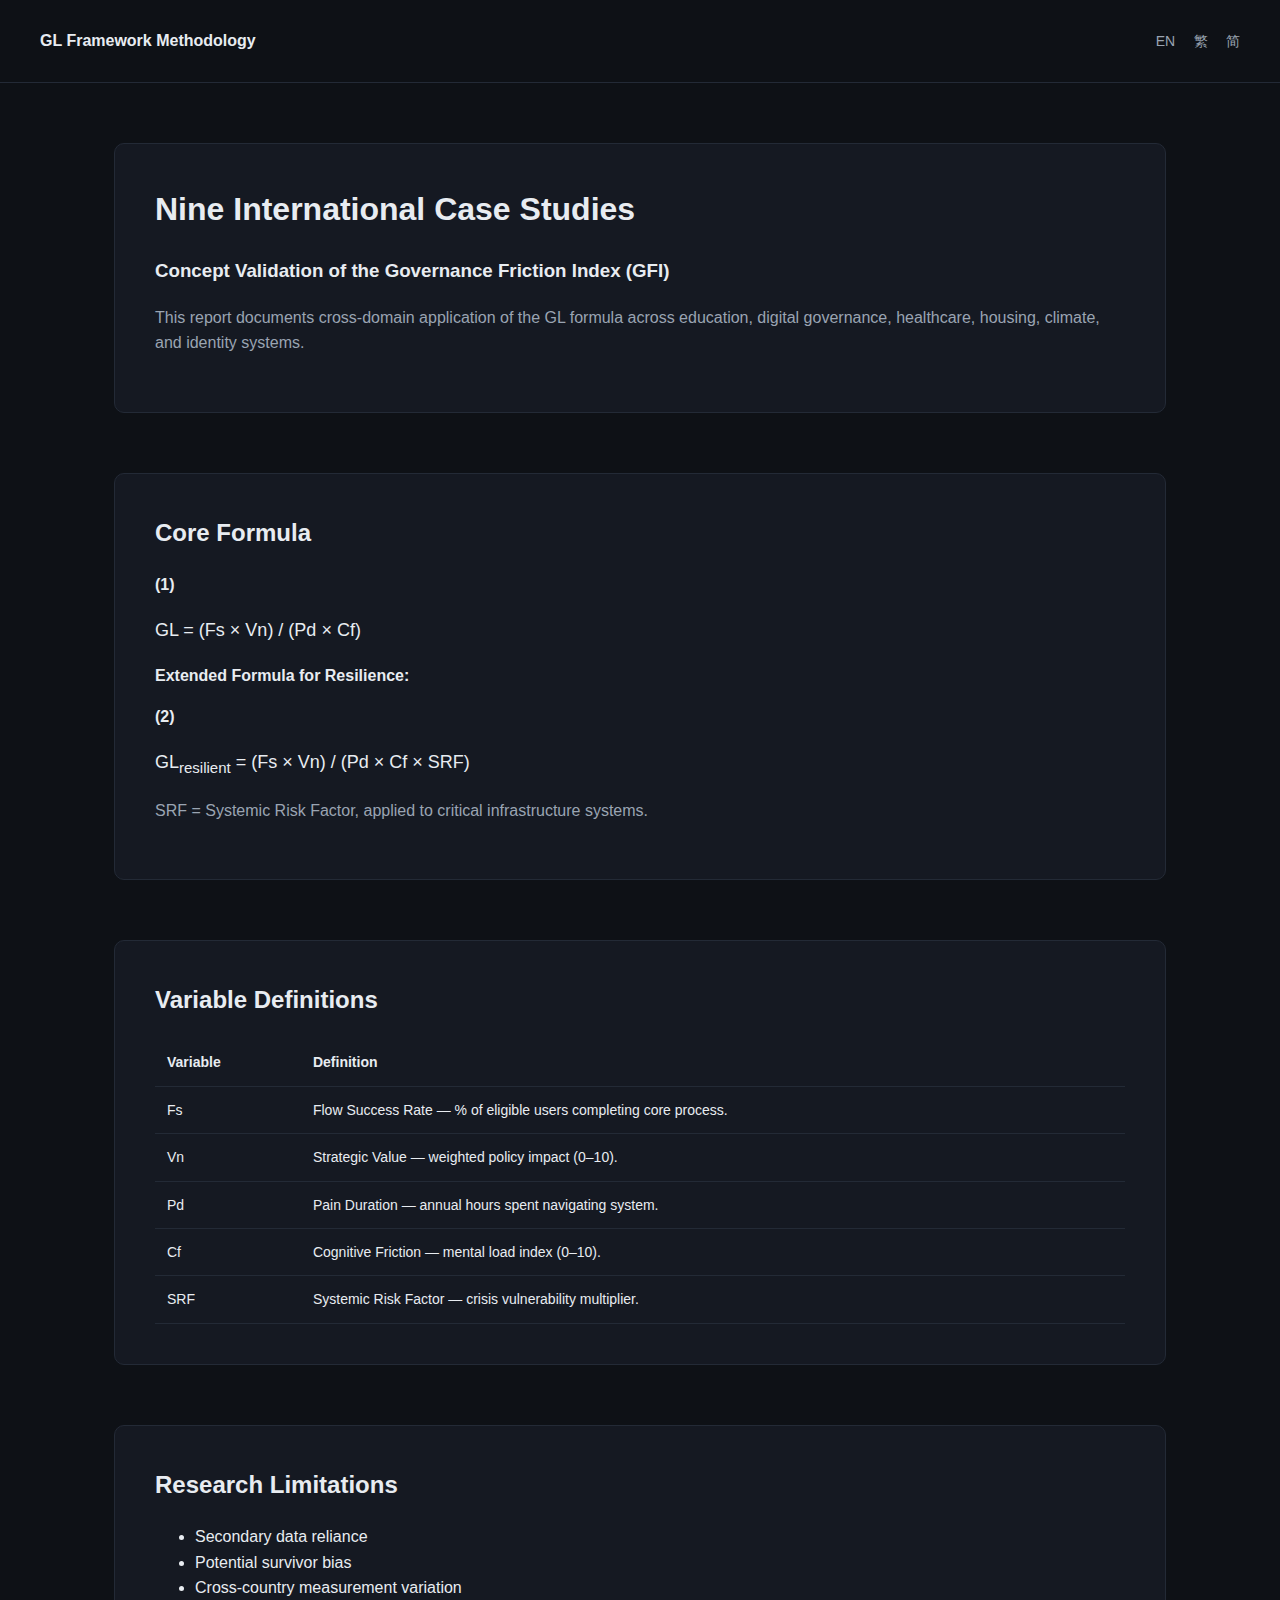
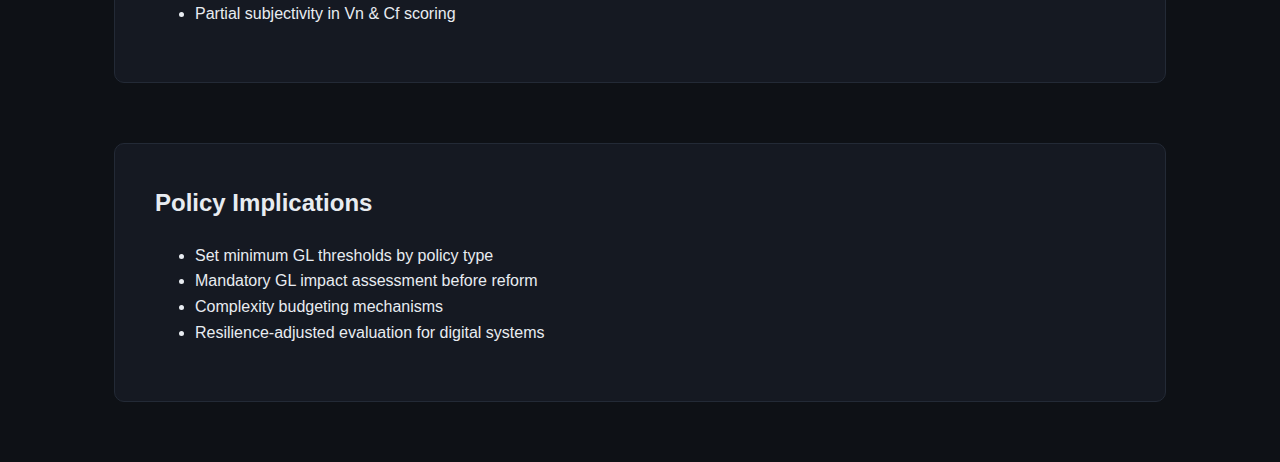
<file: methodology.html>
<!DOCTYPE html>
<html lang="en">
<head>
<meta charset="UTF-8">
<meta name="viewport" content="width=device-width, initial-scale=1.0">
<title>GL Framework Methodology | Capital Efficiency Verification</title>

<style>
:root{
  --bg:#0e1116;
  --panel:#151922;
  --text:#e8ecf1;
  --muted:#9aa4b2;
  --accent:#4da3ff;
  --line:#232a36;
}

*{box-sizing:border-box}
body{
  margin:0;
  background:var(--bg);
  color:var(--text);
  font-family:-apple-system,BlinkMacSystemFont,"Segoe UI",Roboto,Arial,sans-serif;
  line-height:1.6;
}

header{
  padding:28px 40px;
  border-bottom:1px solid var(--line);
  display:flex;
  justify-content:space-between;
  align-items:center;
}

h1,h2,h3{margin-top:0}

.container{
  max-width:1100px;
  margin:60px auto;
  padding:0 24px;
}

.section{
  margin-bottom:60px;
  background:var(--panel);
  padding:40px;
  border-radius:10px;
  border:1px solid var(--line);
}

.table{
  width:100%;
  border-collapse:collapse;
  margin-top:16px;
}

.table th,.table td{
  padding:12px;
  border-bottom:1px solid var(--line);
  text-align:left;
  font-size:14px;
}

.muted{color:var(--muted)}
.langblock{display:none}
.langblock.active{display:block}

.langswitch{
  cursor:pointer;
  margin-left:14px;
  font-size:14px;
  color:var(--muted);
}
.langswitch:hover{color:var(--accent)}
</style>
</head>

<body>

<header>
  <div><strong>GL Framework Methodology</strong></div>
  <div>
    <span class="langswitch" onclick="setLang('en')">EN</span>
    <span class="langswitch" onclick="setLang('zh-tw')">繁</span>
    <span class="langswitch" onclick="setLang('zh-cn')">简</span>
  </div>
</header>

<div class="container">

<!-- ================= ENGLISH ================= -->

<div class="langblock active" data-lang="en">

<div class="section">
<h1>Nine International Case Studies</h1>
<h3>Concept Validation of the Governance Friction Index (GFI)</h3>

<p class="muted">
This report documents cross-domain application of the GL formula across education, digital governance, healthcare, housing, climate, and identity systems.
</p>
</div>

<div class="section">
<h2>Core Formula</h2>

<p><strong>(1)</strong></p>
<p style="font-size:18px">
GL = (Fs × Vn) / (Pd × Cf)
</p>

<p><strong>Extended Formula for Resilience:</strong></p>
<p><strong>(2)</strong></p>
<p style="font-size:18px">
GL<sub>resilient</sub> = (Fs × Vn) / (Pd × Cf × SRF)
</p>

<p class="muted">
SRF = Systemic Risk Factor, applied to critical infrastructure systems.
</p>
</div>

<div class="section">
<h2>Variable Definitions</h2>

<table class="table">
<tr>
<th>Variable</th>
<th>Definition</th>
</tr>
<tr>
<td>Fs</td>
<td>Flow Success Rate — % of eligible users completing core process.</td>
</tr>
<tr>
<td>Vn</td>
<td>Strategic Value — weighted policy impact (0–10).</td>
</tr>
<tr>
<td>Pd</td>
<td>Pain Duration — annual hours spent navigating system.</td>
</tr>
<tr>
<td>Cf</td>
<td>Cognitive Friction — mental load index (0–10).</td>
</tr>
<tr>
<td>SRF</td>
<td>Systemic Risk Factor — crisis vulnerability multiplier.</td>
</tr>
</table>
</div>

<div class="section">
<h2>Research Limitations</h2>
<ul>
<li>Secondary data reliance</li>
<li>Potential survivor bias</li>
<li>Cross-country measurement variation</li>
<li>Partial subjectivity in Vn & Cf scoring</li>
</ul>
</div>

<div class="section">
<h2>Policy Implications</h2>
<ul>
<li>Set minimum GL thresholds by policy type</li>
<li>Mandatory GL impact assessment before reform</li>
<li>Complexity budgeting mechanisms</li>
<li>Resilience-adjusted evaluation for digital systems</li>
</ul>
</div>

</div>

<!-- ================= 繁體中文 ================= -->

<div class="langblock" data-lang="zh-tw">

<div class="section">
<h1>九個國際案例研究</h1>
<h3>治理摩擦指數（GFI）概念驗證</h3>
<p class="muted">
本頁說明 GL 公式在多元政策領域之實際應用。
</p>
</div>

<div class="section">
<h2>核心公式</h2>
<p><strong>(1)</strong></p>
<p style="font-size:18px">
GL = (Fs × Vn) / (Pd × Cf)
</p>

<p><strong>韌性擴展公式：</strong></p>
<p><strong>(2)</strong></p>
<p style="font-size:18px">
GL<sub>resilient</sub> = (Fs × Vn) / (Pd × Cf × SRF)
</p>
</div>

<div class="section">
<h2>變數定義</h2>

<table class="table">
<tr>
<th>變數</th>
<th>說明</th>
</tr>
<tr>
<td>Fs</td>
<td>流程成功率</td>
</tr>
<tr>
<td>Vn</td>
<td>戰略價值</td>
</tr>
<tr>
<td>Pd</td>
<td>痛點持續時間</td>
</tr>
<tr>
<td>Cf</td>
<td>認知摩擦</td>
</tr>
<tr>
<td>SRF</td>
<td>系統性風險因子</td>
</tr>
</table>
</div>

<div class="section">
<h2>研究限制</h2>
<ul>
<li>資料來源為次級資料</li>
<li>可能存在倖存者偏差</li>
<li>跨國比較存在口徑差異</li>
<li>部分指標含研究者判斷</li>
</ul>
</div>

</div>

<!-- ================= 简体中文 ================= -->

<div class="langblock" data-lang="zh-cn">

<div class="section">
<h1>九个国际案例研究</h1>
<h3>治理摩擦指数（GFI）概念验证</h3>
<p class="muted">
本页说明 GL 公式在多领域政策场景中的应用。
</p>
</div>

<div class="section">
<h2>核心公式</h2>
<p><strong>(1)</strong></p>
<p style="font-size:18px">
GL = (Fs × Vn) / (Pd × Cf)
</p>

<p><strong>韧性扩展公式：</strong></p>
<p><strong>(2)</strong></p>
<p style="font-size:18px">
GL<sub>resilient</sub> = (Fs × Vn) / (Pd × Cf × SRF)
</p>
</div>

<div class="section">
<h2>变量定义</h2>

<table class="table">
<tr>
<th>变量</th>
<th>说明</th>
</tr>
<tr>
<td>Fs</td>
<td>流程成功率</td>
</tr>
<tr>
<td>Vn</td>
<td>战略价值</td>
</tr>
<tr>
<td>Pd</td>
<td>痛点持续时间</td>
</tr>
<tr>
<td>Cf</td>
<td>认知摩擦</td>
</tr>
<tr>
<td>SRF</td>
<td>系统性风险因子</td>
</tr>
</table>
</div>

<div class="section">
<h2>研究限制</h2>
<ul>
<li>依赖次级数据</li>
<li>可能存在幸存者偏差</li>
<li>跨国数据口径差异</li>
<li>部分评分含研究判断</li>
</ul>
</div>

</div>

</div>

<script>
function setLang(lang){
  document.querySelectorAll('.langblock').forEach(el=>{
    el.classList.remove('active');
  });
  document.querySelector('.langblock[data-lang="'+lang+'"]').classList.add('active');
}
</script>

</body>
</html>
</file>
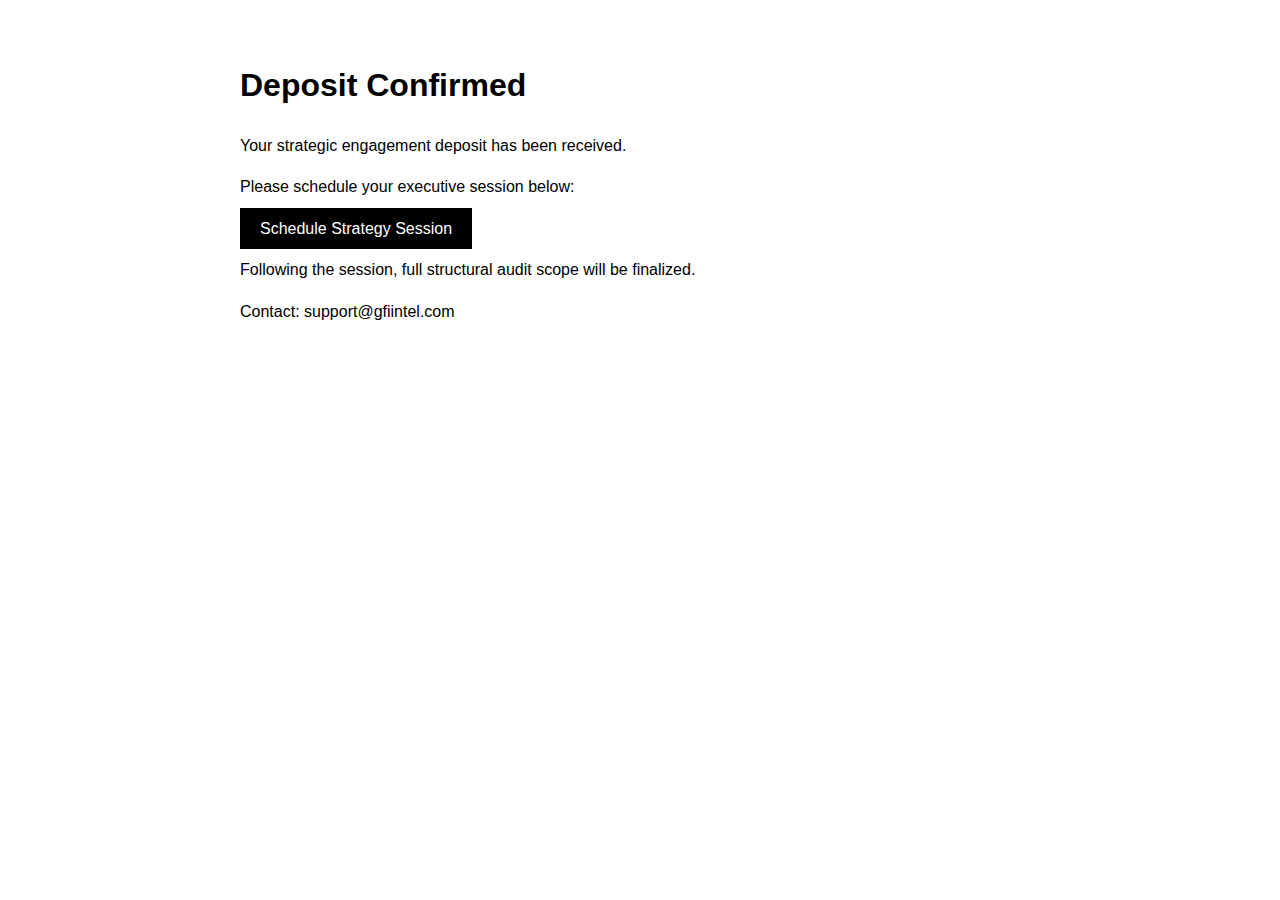
<file: paid-4999.html>
<!DOCTYPE html>
<html>
<head>
  <title>Deposit Confirmed – GFI</title>
  <meta charset="UTF-8">
</head>
<body style="font-family: Arial; max-width: 800px; margin: 60px auto; line-height: 1.6;">
  <h1>Deposit Confirmed</h1>
  <p>Your strategic engagement deposit has been received.</p>

  <p>Please schedule your executive session below:</p>

  <p>
    <a href="YOUR_CALENDAR_LINK_HERE" 
       style="background:black;color:white;padding:12px 20px;text-decoration:none;">
       Schedule Strategy Session
    </a>
  </p>

  <p>Following the session, full structural audit scope will be finalized.</p>
  <p>Contact: support@gfiintel.com</p>
</body>
</html>
</file>
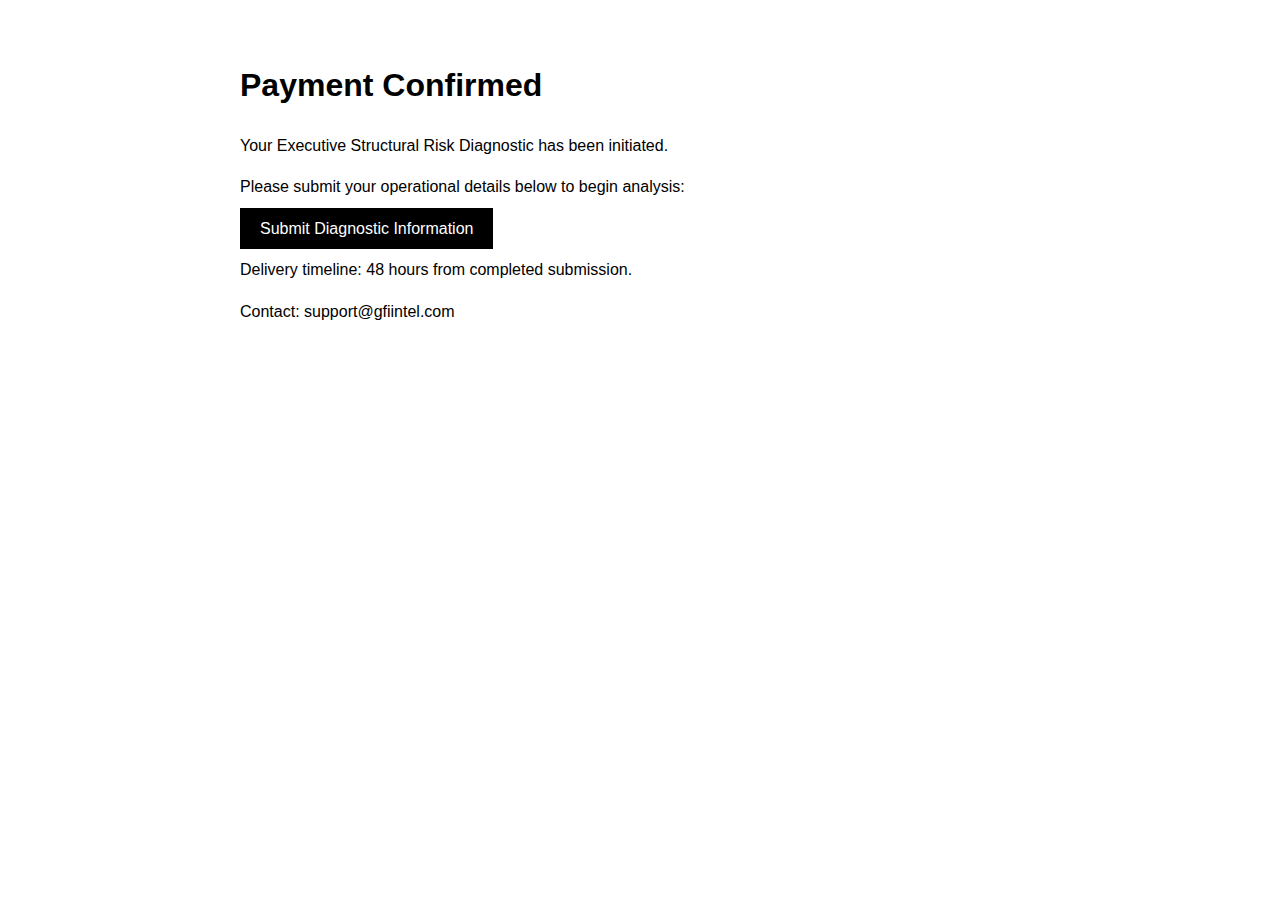
<file: paid-999.html>
<!DOCTYPE html>
<html>
<head>
  <title>Payment Confirmed – GFI</title>
  <meta charset="UTF-8">
</head>
<body style="font-family: Arial; max-width: 800px; margin: 60px auto; line-height: 1.6;">
  <h1>Payment Confirmed</h1>
  <p>Your Executive Structural Risk Diagnostic has been initiated.</p>

  <p>Please submit your operational details below to begin analysis:</p>

  <p>
    <a href="YOUR_GOOGLE_FORM_LINK_HERE" 
       style="background:black;color:white;padding:12px 20px;text-decoration:none;">
       Submit Diagnostic Information
    </a>
  </p>

  <p>Delivery timeline: 48 hours from completed submission.</p>
  <p>Contact: support@gfiintel.com</p>
</body>
</html>
</file>
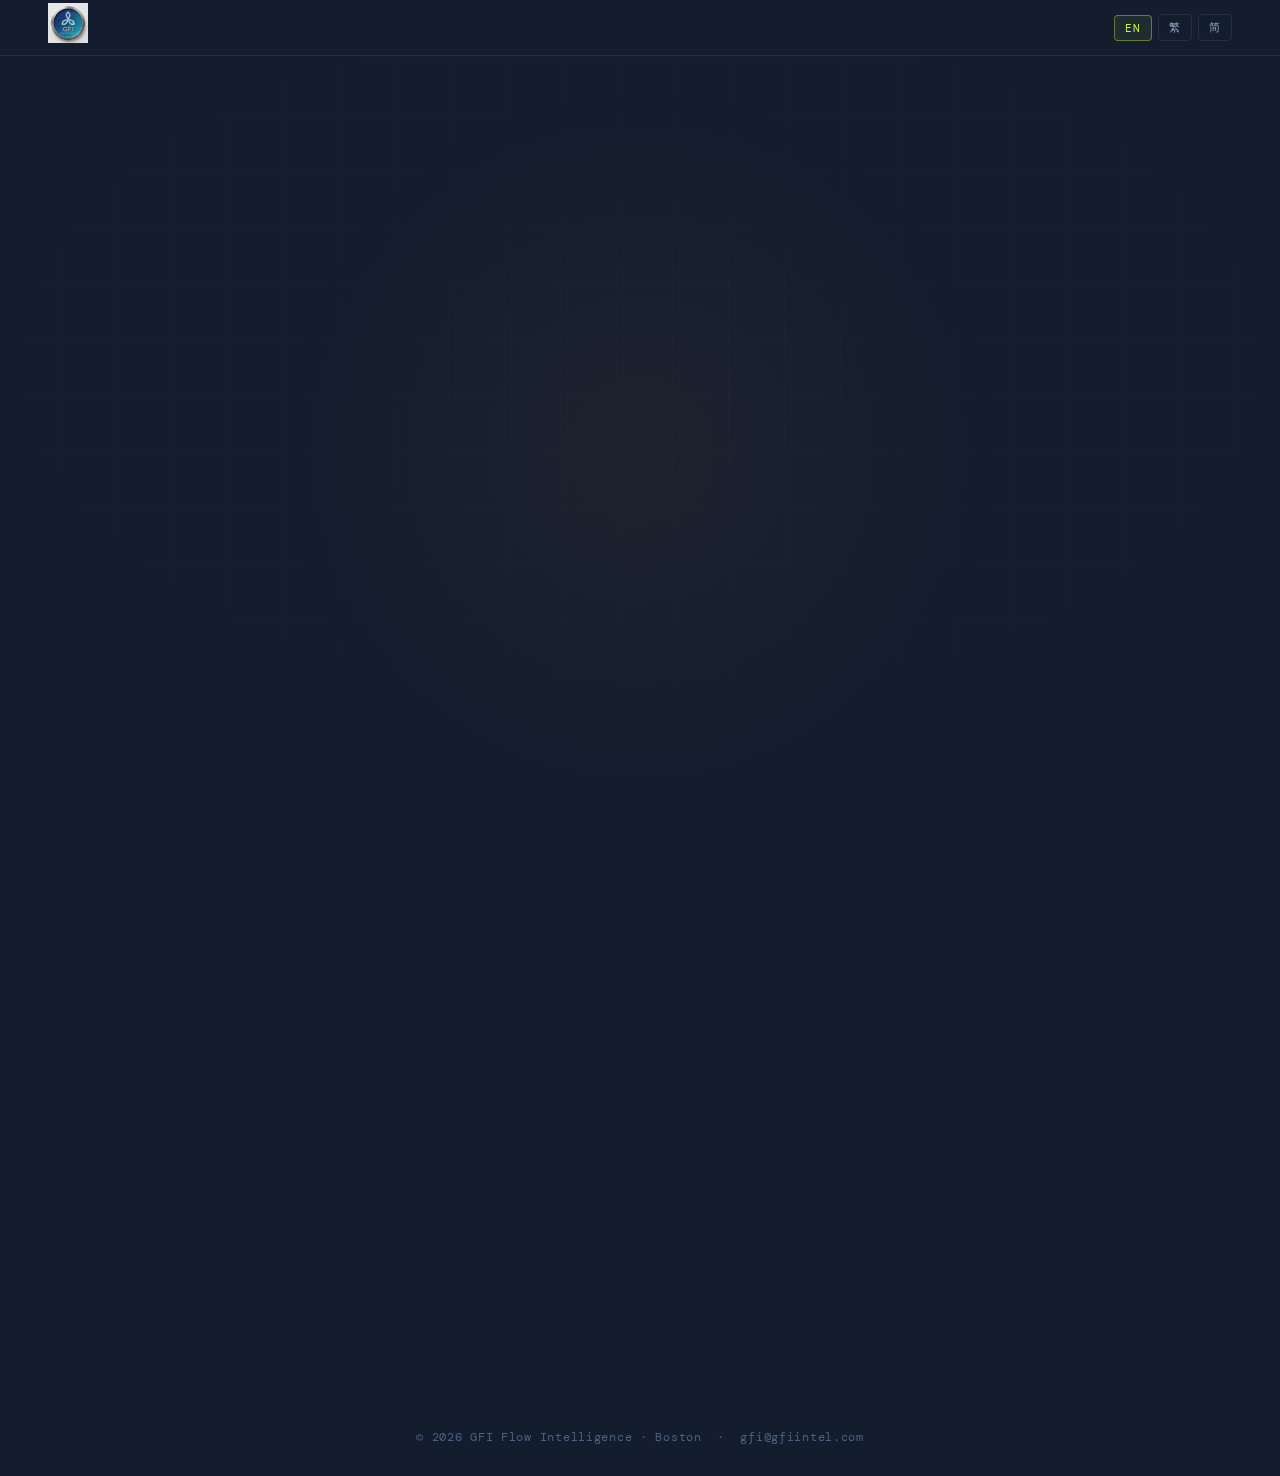
<file: thankyou.html>
<!DOCTYPE html>
<html lang="en">
<head>
<meta charset="UTF-8">
<meta name="viewport" content="width=device-width, initial-scale=1.0">
<meta name="robots" content="noindex,nofollow">
<title>Download Your Workbook · GFI Flow Intelligence</title>
<link rel="preconnect" href="https://fonts.googleapis.com">
<link rel="preconnect" href="https://fonts.gstatic.com" crossorigin>
<link href="https://fonts.googleapis.com/css2?family=DM+Serif+Display:ital@0;1&family=DM+Mono:wght@400;500&family=DM+Sans:wght@300;400;500&display=swap" rel="stylesheet">
<style>
:root{
  --bg:#141d2e;--surf:#1c2740;--surf2:#22304e;
  --border:rgba(255,255,255,0.08);--text:#edf0f8;
  --muted:#8fa3c0;--dim:#4a6080;--accent:#c8f542;--blue:#4da3ff;
  --gold:#c8922a;--gold-light:rgba(200,146,42,0.12);--gold-border:rgba(200,146,42,0.35);
  --serif:'DM Serif Display',Georgia,serif;
  --mono:'DM Mono',monospace;
  --sans:'DM Sans',system-ui,sans-serif;
}
*,*::before,*::after{box-sizing:border-box;margin:0;padding:0}
html{scroll-behavior:smooth;-webkit-text-size-adjust:100%}
body{background:var(--bg);color:var(--text);font-family:var(--sans);font-size:17px;line-height:1.75;overflow-x:hidden;min-height:100svh}

.lb{display:none}.lb.on{display:block}

/* NAV */
.lang-bar{position:fixed;top:0;left:0;right:0;z-index:100;height:56px;padding:0 clamp(20px,5vw,48px);display:flex;align-items:center;justify-content:space-between;background:rgba(20,29,46,0.93);backdrop-filter:blur(16px);border-bottom:1px solid var(--border)}
.logo img{height:40px;width:auto}
.lang-grp{display:flex;gap:6px;align-items:center}
.lb-btn{font-family:var(--mono);font-size:11px;letter-spacing:.08em;padding:5px 10px;border:1px solid var(--border);border-radius:4px;background:none;color:var(--muted);cursor:pointer;transition:all .2s}
.lb-btn:hover{color:var(--text);border-color:rgba(255,255,255,0.2)}
.lb-btn.on{color:var(--accent);border-color:rgba(200,245,66,0.4);background:rgba(200,245,66,0.07)}

/* BG */
.bg-grid{position:fixed;inset:0;background-image:linear-gradient(rgba(255,255,255,.015) 1px,transparent 1px),linear-gradient(90deg,rgba(255,255,255,.015) 1px,transparent 1px);background-size:56px 56px;mask-image:radial-gradient(ellipse 90% 70% at 50% 40%,black 10%,transparent 80%);pointer-events:none;z-index:0}
.bg-glow{position:fixed;width:800px;height:800px;background:radial-gradient(circle,rgba(200,146,42,.05) 0%,transparent 65%);top:50%;left:50%;transform:translate(-50%,-50%);pointer-events:none;z-index:0}

/* LAYOUT */
main{position:relative;z-index:1;min-height:100svh;display:flex;flex-direction:column;align-items:center;justify-content:center;padding:80px clamp(20px,5vw,60px) 60px;text-align:center}

/* CHECKMARK */
.success-icon{width:64px;height:64px;border-radius:50%;background:rgba(200,146,42,.15);border:2px solid var(--gold-border);display:flex;align-items:center;justify-content:center;margin:0 auto 28px;font-size:28px;opacity:0;animation:up .4s .05s forwards}

/* TEXT */
.eyebrow{font-family:var(--mono);font-size:11px;letter-spacing:.22em;text-transform:uppercase;color:var(--gold);margin-bottom:16px;opacity:0;animation:up .4s .1s forwards}
.page-title{font-family:var(--serif);font-size:clamp(28px,4vw,44px);line-height:1.1;letter-spacing:-.02em;margin-bottom:12px;opacity:0;animation:up .4s .15s forwards}
.page-sub{font-size:clamp(14px,1.8vw,16px);color:var(--muted);max-width:480px;margin:0 auto 48px;line-height:1.7;opacity:0;animation:up .4s .2s forwards}

/* DOWNLOAD CARDS */
.download-grid{display:grid;gap:16px;width:100%;max-width:600px;margin:0 auto 56px;opacity:0;animation:up .5s .3s forwards}
.dl-card{background:var(--surf);border:1px solid var(--border);border-radius:12px;padding:24px 28px;display:flex;align-items:center;justify-content:space-between;gap:16px;text-decoration:none;transition:all .22s;text-align:left}
.dl-card:hover{border-color:var(--gold-border);background:rgba(200,146,42,.06);transform:translateY(-2px)}
.dl-info{display:flex;flex-direction:column;gap:4px}
.dl-lang{font-family:var(--mono);font-size:10px;letter-spacing:.18em;text-transform:uppercase;color:var(--gold)}
.dl-title{font-size:15px;color:var(--text);font-weight:500}
.dl-size{font-family:var(--mono);font-size:11px;color:var(--dim)}
.dl-btn{display:flex;align-items:center;gap:8px;font-family:var(--mono);font-size:11px;letter-spacing:.1em;text-transform:uppercase;color:var(--gold);white-space:nowrap;flex-shrink:0}
.dl-arrow{font-size:18px;transition:transform .2s}
.dl-card:hover .dl-arrow{transform:translateX(4px)}

/* DIVIDER */
.divider{width:100%;max-width:600px;border:none;border-top:1px solid var(--border);margin:0 auto 40px;opacity:0;animation:up .4s .45s forwards}

/* NEXT STEPS */
.next-steps{max-width:560px;margin:0 auto 48px;text-align:left;opacity:0;animation:up .5s .5s forwards}
.ns-label{font-family:var(--mono);font-size:10px;letter-spacing:.2em;text-transform:uppercase;color:var(--muted);margin-bottom:20px;text-align:center}
.ns-list{list-style:none;display:flex;flex-direction:column;gap:0}
.ns-list li{font-size:14px;color:var(--muted);padding:11px 0;border-bottom:1px solid var(--border);display:flex;gap:12px;line-height:1.6;align-items:flex-start}
.ns-list li:last-child{border-bottom:none}
.ns-list li::before{content:'→';color:var(--gold);flex-shrink:0;font-family:var(--mono);font-size:12px;margin-top:1px}

/* UPSELL */
.upsell-strip{display:grid;grid-template-columns:1fr 1fr;gap:14px;width:100%;max-width:600px;margin:0 auto;opacity:0;animation:up .5s .55s forwards}
.us-card{background:var(--surf);border:1px solid var(--border);border-radius:10px;padding:20px 22px;text-align:left;transition:border-color .2s}
.us-card:hover{border-color:rgba(77,163,255,.3)}
.us-price{font-family:var(--mono);font-size:22px;color:var(--blue);margin-bottom:6px}
.us-title{font-size:14px;color:var(--text);font-weight:500;margin-bottom:6px}
.us-desc{font-size:12px;color:var(--muted);line-height:1.6}
.us-link{display:inline-flex;align-items:center;gap:6px;font-family:var(--mono);font-size:11px;letter-spacing:.08em;color:var(--blue);text-decoration:none;margin-top:10px;transition:gap .2s}
.us-link:hover{gap:10px}

/* FOOTER */
.gate-footer{position:relative;z-index:1;text-align:center;padding:28px 20px;color:var(--dim);font-size:12px;font-family:var(--mono);letter-spacing:.06em}
.gate-footer a{color:var(--dim);text-decoration:none;transition:color .2s}
.gate-footer a:hover{color:var(--muted)}

@keyframes up{from{opacity:0;transform:translateY(18px)}to{opacity:1;transform:translateY(0)}}

@media(max-width:520px){
  .upsell-strip{grid-template-columns:1fr}
  .dl-card{flex-direction:column;align-items:flex-start}
}
</style>
</head>
<body>

<div class="bg-grid"></div>
<div class="bg-glow"></div>

<div class="lang-bar">
  <a href="index.html"><img src="GFILOGO.png" alt="GFI" style="height:40px;width:auto"></a>
  <div class="lang-grp">
    <button class="lb-btn on"  onclick="setLang('en',this)">EN</button>
    <button class="lb-btn"     onclick="setLang('tw',this)">繁</button>
    <button class="lb-btn"     onclick="setLang('cn',this)">简</button>
  </div>
</div>

<!-- ══════════ ENGLISH ══════════ -->
<div class="lb on" data-lang="en">
<main>
  <div class="success-icon">✓</div>
  <div class="eyebrow">Payment confirmed</div>
  <h1 class="page-title">Your Workbook Is Ready</h1>
  <p class="page-sub">Download any or all three language versions below. Save them somewhere you can find them — these links are permanent.</p>

  <div class="download-grid">
    <a href="downloads/The_Friction_Audit_Playbook_EN.pdf" download class="dl-card">
      <div class="dl-info">
        <div class="dl-lang">English</div>
        <div class="dl-title">The Friction Audit Playbook</div>
        <div class="dl-size">Self-Guided Workbook · PDF</div>
      </div>
      <div class="dl-btn">Download <span class="dl-arrow">↓</span></div>
    </a>
    <a href="downloads/摩擦力審計實戰手冊_繁體中文版.pdf" download class="dl-card">
      <div class="dl-info">
        <div class="dl-lang">繁體中文</div>
        <div class="dl-title">摩擦力審計實戰手冊</div>
        <div class="dl-size">自助工作手冊 · PDF</div>
      </div>
      <div class="dl-btn">下載 <span class="dl-arrow">↓</span></div>
    </a>
    <a href="downloads/摩擦力审计实战手册_简体中文版.pdf" download class="dl-card">
      <div class="dl-info">
        <div class="dl-lang">简体中文</div>
        <div class="dl-title">摩擦力审计实战手册</div>
        <div class="dl-size">自助工作手册 · PDF</div>
      </div>
      <div class="dl-btn">下载 <span class="dl-arrow">↓</span></div>
    </a>
  </div>

  <hr class="divider">

  <div class="next-steps">
    <div class="ns-label">Where to start</div>
    <ul class="ns-list">
      <li>Run the <strong>Friction Spotter</strong> (Chapter 1) on your organization today — takes 10 minutes</li>
      <li>If you score 16–25, go directly to <strong>Chapter 3</strong> and schedule your 48-Hour Audit</li>
      <li>If you score 26+, start with <strong>Chapter 9</strong> to build the political case before auditing</li>
      <li>Questions? Email <a href="mailto:gfi@gfiintel.com" style="color:var(--gold)">gfi@gfiintel.com</a></li>
    </ul>
  </div>

  <div class="upsell-strip">
    <div class="us-card">
      <div class="us-price">$999</div>
      <div class="us-title">Friction Audit Report</div>
      <div class="us-desc">We run the audit for you. Process-level GL diagnostic in 48 hours.</div>
      <a href="enterprise.html" class="us-link">Learn more →</a>
    </div>
    <div class="us-card">
      <div class="us-price">$4,999</div>
      <div class="us-title">Executive Structural Audit</div>
      <div class="us-desc">Full organizational friction surgery. 10 business days.</div>
      <a href="enterprise.html" class="us-link">Learn more →</a>
    </div>
  </div>
</main>
<div class="gate-footer">
  © 2026 GFI Flow Intelligence · Boston &nbsp;·&nbsp;
  <a href="mailto:gfi@gfiintel.com">gfi@gfiintel.com</a>
</div>
</div><!-- /en -->

<!-- ══════════ 繁體中文 ══════════ -->
<div class="lb" data-lang="tw">
<main>
  <div class="success-icon">✓</div>
  <div class="eyebrow">付款確認</div>
  <h1 class="page-title">你的手冊已準備好</h1>
  <p class="page-sub">在下方下載任意一個或全部三個語言版本。請儲存到方便找到的地方——這些連結是永久的。</p>

  <div class="download-grid">
    <a href="downloads/The_Friction_Audit_Playbook_EN.pdf" download class="dl-card">
      <div class="dl-info">
        <div class="dl-lang">English</div>
        <div class="dl-title">The Friction Audit Playbook</div>
        <div class="dl-size">Self-Guided Workbook · PDF</div>
      </div>
      <div class="dl-btn">Download <span class="dl-arrow">↓</span></div>
    </a>
    <a href="downloads/摩擦力審計實戰手冊_繁體中文版.pdf" download class="dl-card">
      <div class="dl-info">
        <div class="dl-lang">繁體中文</div>
        <div class="dl-title">摩擦力審計實戰手冊</div>
        <div class="dl-size">自助工作手冊 · PDF</div>
      </div>
      <div class="dl-btn">下載 <span class="dl-arrow">↓</span></div>
    </a>
    <a href="downloads/摩擦力审计实战手册_简体中文版.pdf" download class="dl-card">
      <div class="dl-info">
        <div class="dl-lang">简体中文</div>
        <div class="dl-title">摩擦力审计实战手册</div>
        <div class="dl-size">自助工作手册 · PDF</div>
      </div>
      <div class="dl-btn">下载 <span class="dl-arrow">↓</span></div>
    </a>
  </div>

  <hr class="divider">

  <div class="next-steps">
    <div class="ns-label">從哪裡開始</div>
    <ul class="ns-list">
      <li>今天就對你的組織執行<strong>摩擦探測器</strong>（第一章）——只需10分鐘</li>
      <li>如果你得到16–25分，直接進入<strong>第三章</strong>，安排你的48小時審計</li>
      <li>如果你得到26分以上，從<strong>第九章</strong>開始，在審計之前先建立政治論據</li>
      <li>有問題？請寄信至 <a href="mailto:gfi@gfiintel.com" style="color:var(--gold)">gfi@gfiintel.com</a></li>
    </ul>
  </div>

  <div class="upsell-strip">
    <div class="us-card">
      <div class="us-price">$999</div>
      <div class="us-title">摩擦力審計報告</div>
      <div class="us-desc">我們替你執行審計。流程級GL診斷，48小時交付。</div>
      <a href="enterprise.html" class="us-link">了解更多 →</a>
    </div>
    <div class="us-card">
      <div class="us-price">$4,999</div>
      <div class="us-title">行政架構深度手術</div>
      <div class="us-desc">完整組織摩擦手術。10個工作日。</div>
      <a href="enterprise.html" class="us-link">了解更多 →</a>
    </div>
  </div>
</main>
<div class="gate-footer">
  © 2026 GFI Flow Intelligence · 波士頓 &nbsp;·&nbsp;
  <a href="mailto:gfi@gfiintel.com">gfi@gfiintel.com</a>
</div>
</div><!-- /tw -->

<!-- ══════════ 简体中文 ══════════ -->
<div class="lb" data-lang="cn">
<main>
  <div class="success-icon">✓</div>
  <div class="eyebrow">付款确认</div>
  <h1 class="page-title">你的手册已准备好</h1>
  <p class="page-sub">在下方下载任意一个或全部三个语言版本。请保存到方便找到的地方——这些链接是永久的。</p>

  <div class="download-grid">
    <a href="downloads/The_Friction_Audit_Playbook_EN.pdf" download class="dl-card">
      <div class="dl-info">
        <div class="dl-lang">English</div>
        <div class="dl-title">The Friction Audit Playbook</div>
        <div class="dl-size">Self-Guided Workbook · PDF</div>
      </div>
      <div class="dl-btn">Download <span class="dl-arrow">↓</span></div>
    </a>
    <a href="downloads/摩擦力審計實戰手冊_繁體中文版.pdf" download class="dl-card">
      <div class="dl-info">
        <div class="dl-lang">繁體中文</div>
        <div class="dl-title">摩擦力審計實戰手冊</div>
        <div class="dl-size">自助工作手冊 · PDF</div>
      </div>
      <div class="dl-btn">下載 <span class="dl-arrow">↓</span></div>
    </a>
    <a href="downloads/摩擦力审计实战手册_简体中文版.pdf" download class="dl-card">
      <div class="dl-info">
        <div class="dl-lang">简体中文</div>
        <div class="dl-title">摩擦力审计实战手册</div>
        <div class="dl-size">自助工作手册 · PDF</div>
      </div>
      <div class="dl-btn">下载 <span class="dl-arrow">↓</span></div>
    </a>
  </div>

  <hr class="divider">

  <div class="next-steps">
    <div class="ns-label">从哪里开始</div>
    <ul class="ns-list">
      <li>今天就对你的组织执行<strong>摩擦探测器</strong>（第一章）——只需10分钟</li>
      <li>如果你得到16–25分，直接进入<strong>第三章</strong>，安排你的48小时审计</li>
      <li>如果你得到26分以上，从<strong>第九章</strong>开始，在审计之前先建立政治论据</li>
      <li>有问题？请发邮件至 <a href="mailto:gfi@gfiintel.com" style="color:var(--gold)">gfi@gfiintel.com</a></li>
    </ul>
  </div>

  <div class="upsell-strip">
    <div class="us-card">
      <div class="us-price">$999</div>
      <div class="us-title">摩擦力审计报告</div>
      <div class="us-desc">我们替你执行审计。流程级GL诊断，48小时交付。</div>
      <a href="enterprise.html" class="us-link">了解更多 →</a>
    </div>
    <div class="us-card">
      <div class="us-price">$4,999</div>
      <div class="us-title">行政架构深度手术</div>
      <div class="us-desc">完整组织摩擦手术。10个工作日。</div>
      <a href="enterprise.html" class="us-link">了解更多 →</a>
    </div>
  </div>
</main>
<div class="gate-footer">
  © 2026 GFI Flow Intelligence · 波士顿 &nbsp;·&nbsp;
  <a href="mailto:gfi@gfiintel.com">gfi@gfiintel.com</a>
</div>
</div><!-- /cn -->

<script>
function setLang(lang,btn){
  document.querySelectorAll('.lb').forEach(el=>el.classList.remove('on'));
  document.querySelectorAll('.lb[data-lang="'+lang+'"]').forEach(el=>el.classList.add('on'));
  document.querySelectorAll('.lb-btn').forEach(b=>{
    b.classList.toggle('on',b.getAttribute('onclick')&&b.getAttribute('onclick').includes("'"+lang+"'"));
  });
  window.scrollTo({top:0,behavior:'smooth'});
}
</script>
</body>
</html>
</file>
